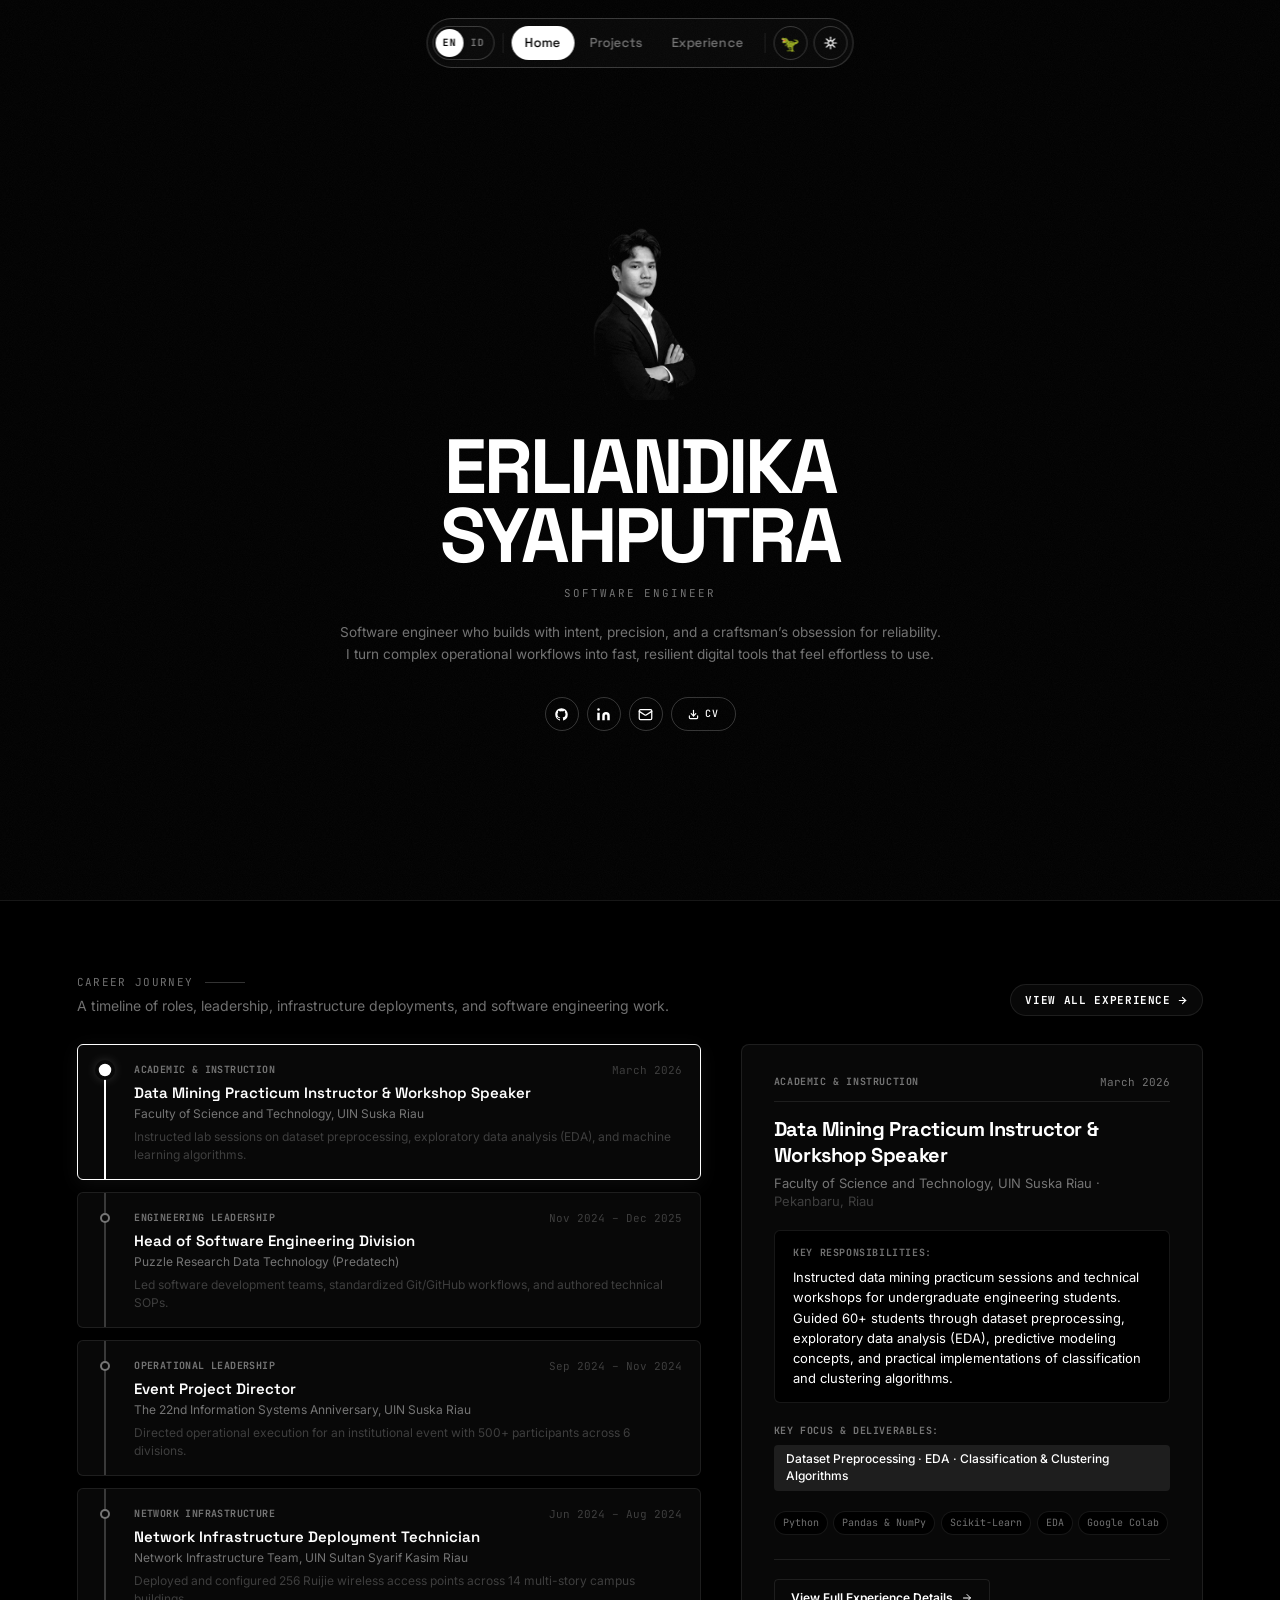
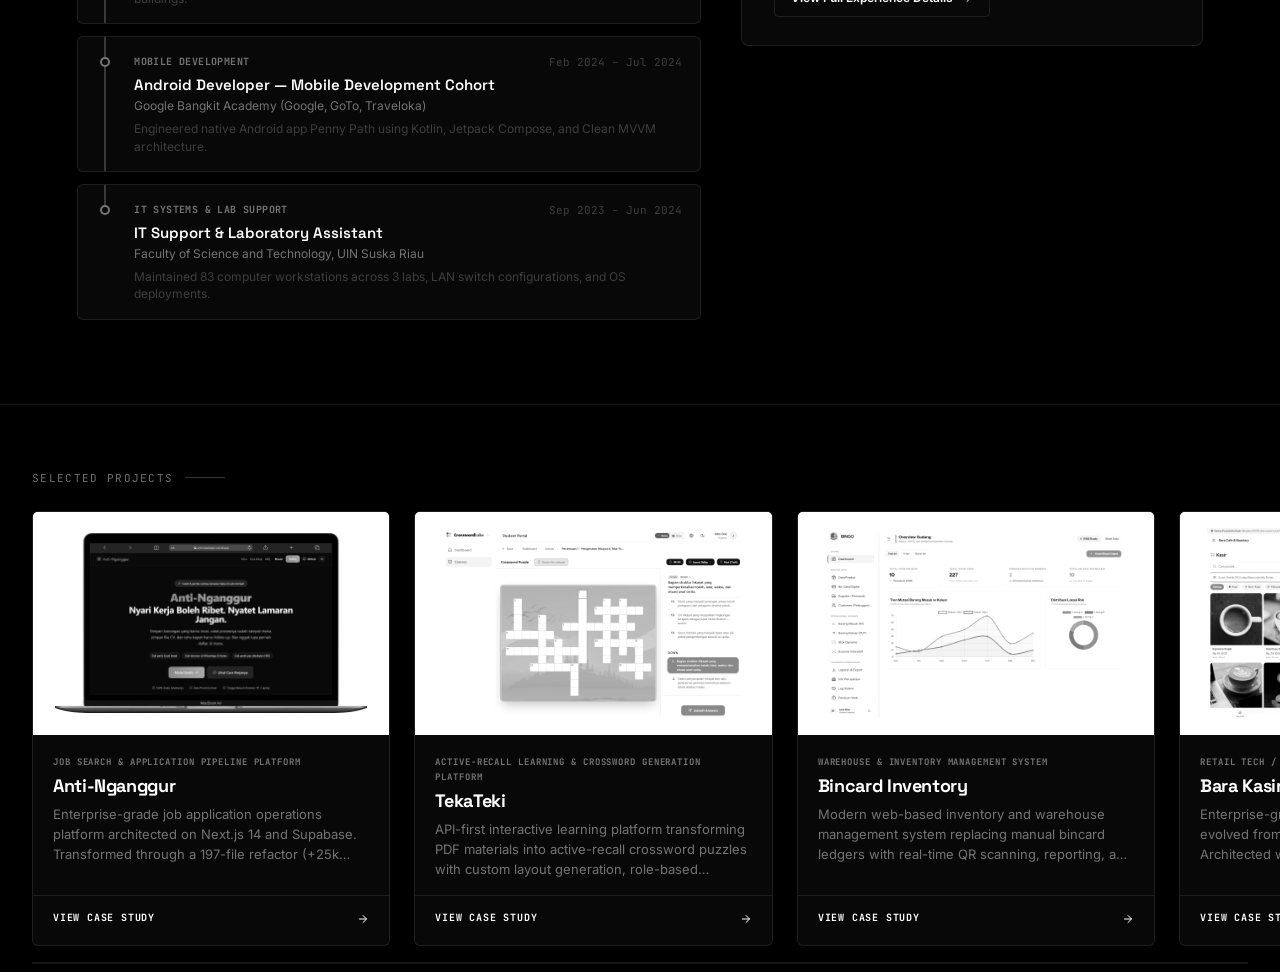
<file: index.html>
<!DOCTYPE html>
<html lang="en" data-theme="dark">
<head>
  <meta charset="UTF-8">
  <meta name="viewport" content="width=device-width, initial-scale=1.0">
  <title>Erliandika Syahputra — Software Engineer &amp; Full-Stack Web Developer</title>
  <meta name="description" content="Portfolio of Erliandika Syahputra, Software Engineer &amp; Full-Stack Web Developer based in Pekanbaru, Indonesia. Information Systems graduate from UIN Suska Riau specializing in web systems, mobile apps, and scalable digital architectures.">
  <meta name="author" content="Erliandika Syahputra">
  <link rel="canonical" href="https://erliandikasyahputra.vercel.app/">
  
  <!-- Open Graph / Facebook -->
  <meta property="og:type" content="website">
  <meta property="og:url" content="https://erliandikasyahputra.vercel.app/">
  <meta property="og:site_name" content="Erliandika Syahputra Portfolio">
  <meta property="og:title" content="Erliandika Syahputra — Software Engineer &amp; Full-Stack Web Developer">
  <meta property="og:description" content="Portfolio of Erliandika Syahputra, Software Engineer &amp; Full-Stack Web Developer based in Pekanbaru, Indonesia. Information Systems graduate from UIN Suska Riau.">
  <meta property="og:image" content="https://erliandikasyahputra.vercel.app/assets/images/profile-primary.webp">
  <meta property="og:locale" content="en_US">
  
  <!-- Twitter Card -->
  <meta name="twitter:card" content="summary_large_image">
  <meta name="twitter:url" content="https://erliandikasyahputra.vercel.app/">
  <meta name="twitter:title" content="Erliandika Syahputra — Software Engineer &amp; Full-Stack Web Developer">
  <meta name="twitter:description" content="Portfolio of Erliandika Syahputra, Software Engineer &amp; Full-Stack Web Developer based in Pekanbaru, Indonesia. Information Systems graduate from UIN Suska Riau.">
  <meta name="twitter:image" content="https://erliandikasyahputra.vercel.app/assets/images/profile-primary.webp">

  <!-- Structured Data: Person & WebSite Schema -->
  <script type="application/ld+json">
  {
    "@context": "https://schema.org",
    "@graph": [
      {
        "@type": "Person",
        "@id": "https://erliandikasyahputra.vercel.app/#person",
        "name": "Erliandika Syahputra",
        "jobTitle": "Software Engineer",
        "description": "Software Engineer focused on Web & Full-Stack Development, with a background in Information Systems and hands-on experience building and improving practical software solutions across web, mobile, and offline-first applications. Experience includes software development leadership, IT support, and network infrastructure.",
        "url": "https://erliandikasyahputra.vercel.app/",
        "image": "https://erliandikasyahputra.vercel.app/assets/images/profile-primary.webp",
        "sameAs": [
          "https://github.com/Erliandikasyahputraa",
          "https://www.linkedin.com/in/erliandika-syahputra/"
        ],
        "address": {
          "@type": "PostalAddress",
          "addressLocality": "Pekanbaru",
          "addressRegion": "Riau",
          "addressCountry": "ID"
        },
        "alumniOf": {
          "@type": "CollegeOrUniversity",
          "name": "Universitas Islam Negeri Sultan Syarif Kasim Riau",
          "alternateName": "UIN Suska Riau"
        },
        "knowsAbout": [
          "Software Engineering",
          "Full-Stack Web Development",
          "Frontend Development",
          "Backend Development",
          "Mobile Development",
          "React",
          "Next.js",
          "Laravel",
          "TypeScript",
          "JavaScript",
          "PHP",
          "REST API",
          "PostgreSQL",
          "MySQL",
          "Supabase",
          "Tailwind CSS",
          "PWA",
          "IT Support",
          "Network Infrastructure"
        ]
      },
      {
        "@type": "WebSite",
        "@id": "https://erliandikasyahputra.vercel.app/#website",
        "url": "https://erliandikasyahputra.vercel.app/",
        "name": "Erliandika Syahputra — Software Engineer Portfolio",
        "author": {
          "@id": "https://erliandikasyahputra.vercel.app/#person"
        }
      }
    ]
  }
  </script>

  <link rel="icon" href="assets/images/web_logo-removebg-preview (1).webp" type="image/webp">
  <link rel="preconnect" href="https://fonts.googleapis.com">
  <link rel="preconnect" href="https://fonts.gstatic.com" crossorigin>
  <link rel="preload" as="style" href="https://fonts.googleapis.com/css2?family=Space+Grotesk:wght@300;400;500;600;700&family=Inter:ital,opsz,wght@0,14..32,300;0,14..32,400;0,14..32,500;1,14..32,400&family=JetBrains+Mono:wght@400;500;600;700&display=swap" onload="this.onload=null;this.rel='stylesheet'">
  <noscript><link rel="stylesheet" href="https://fonts.googleapis.com/css2?family=Space+Grotesk:wght@300;400;500;600;700&family=Inter:ital,opsz,wght@0,14..32,300;0,14..32,400;0,14..32,500;1,14..32,400&family=JetBrains+Mono:wght@400;500;600;700&display=swap"></noscript>
  <link rel="preload" as="image" href="assets/images/profile-primary.webp" type="image/webp" fetchpriority="high">
  <link rel="stylesheet" href="assets/css/style.css">
  <script>try{var t=localStorage.getItem('portfolio-theme');if(t)document.documentElement.setAttribute('data-theme',t);}catch(e){}</script>
</head>
<body>

<div class="grain" aria-hidden="true"></div>
<canvas id="cursor-canvas" aria-hidden="true"></canvas>

<!-- ═══ NAVBAR ══════════════════════════════════════════════ -->
<nav class="navbar" role="navigation" aria-label="Main navigation">
  <!-- LEFT: Language Toggle (replaces ES logo) -->
  <button class="navbar__lang-pill" id="langToggle" aria-label="Switch language" data-i18n-aria-label="aria_lang_switch" type="button">
    <span class="navbar__lang-pill__track">
      <span class="navbar__lang-pill__opt" data-lang="en">EN</span>
      <span class="navbar__lang-pill__opt" data-lang="id">ID</span>
    </span>
  </button>
  <div class="navbar__divider" aria-hidden="true"></div>
  <ul class="navbar__links" role="list">
    <li>
      <a href="index.html" class="navbar__link active" aria-current="page" aria-label="Home" data-i18n-aria-label="nav_home">
        <svg class="nav-icon" width="15" height="15" viewBox="0 0 24 24" fill="none" stroke="currentColor" stroke-width="2" stroke-linecap="round" stroke-linejoin="round" aria-hidden="true"><path d="m3 9 9-7 9 7v11a2 2 0 0 1-2 2H5a2 2 0 0 1-2-2z"/><polyline points="9 22 9 12 15 12 15 22"/></svg>
        <span class="nav-label" data-i18n="nav_home">Home</span>
      </a>
    </li>
    <li>
      <a href="pages/projects.html" class="navbar__link" aria-label="Projects" data-i18n-aria-label="nav_projects">
        <svg class="nav-icon" width="15" height="15" viewBox="0 0 24 24" fill="none" stroke="currentColor" stroke-width="2" stroke-linecap="round" stroke-linejoin="round" aria-hidden="true"><rect x="2" y="7" width="20" height="14" rx="2" ry="2"/><path d="M16 21V5a2 2 0 0 0-2-2h-4a2 2 0 0 0-2 2v16"/></svg>
        <span class="nav-label" data-i18n="nav_projects">Projects</span>
      </a>
    </li>
    <li>
      <a href="pages/experience.html" class="navbar__link" aria-label="Experience" data-i18n-aria-label="nav_experience">
        <svg class="nav-icon" width="15" height="15" viewBox="0 0 24 24" fill="none" stroke="currentColor" stroke-width="2" stroke-linecap="round" stroke-linejoin="round" aria-hidden="true"><circle cx="12" cy="12" r="10"/><polygon points="16.24 7.76 14.12 14.12 7.76 16.24 9.88 9.88 16.24 7.76"/></svg>
        <span class="nav-label" data-i18n="nav_experience">Experience</span>
      </a>
    </li>
  </ul>
  <!-- RIGHT: Companion & Theme Toggle -->
  <div class="navbar__divider" aria-hidden="true"></div>
  <button class="navbar__toggle navbar__dino-btn" id="dinoToggle" aria-label="Toggle T-Rex companion" type="button" title="T-Rex Companion">
    <span class="dino-nav-icon" aria-hidden="true">🦖</span>
  </button>
  <button class="navbar__toggle" id="themeToggle" aria-label="Toggle colour theme" data-i18n-aria-label="aria_theme_toggle" type="button">
    <svg class="icon-sun"  width="14" height="14" viewBox="0 0 24 24" fill="none" stroke="currentColor" stroke-width="2" stroke-linecap="round" aria-hidden="true"><circle cx="12" cy="12" r="4"/><line x1="12" y1="2" x2="12" y2="6"/><line x1="12" y1="18" x2="12" y2="22"/><line x1="4.93" y1="4.93" x2="7.76" y2="7.76"/><line x1="16.24" y1="16.24" x2="19.07" y2="19.07"/><line x1="2" y1="12" x2="6" y2="12"/><line x1="18" y1="12" x2="22" y2="12"/><line x1="4.93" y1="19.07" x2="7.76" y2="16.24"/><line x1="16.24" y1="7.76" x2="19.07" y2="4.93"/></svg>
    <svg class="icon-moon" width="14" height="14" viewBox="0 0 24 24" fill="none" stroke="currentColor" stroke-width="2" stroke-linecap="round" aria-hidden="true"><path d="M21 12.79A9 9 0 1 1 11.21 3 7 7 0 0 0 21 12.79z"/></svg>
  </button>
  <button class="navbar__menu-btn" id="mobileMenuBtn" aria-label="Open navigation menu" data-i18n-aria-label="aria_menu_open" aria-expanded="false" type="button">
    <svg width="15" height="15" viewBox="0 0 24 24" fill="none" stroke="currentColor" stroke-width="2" stroke-linecap="round" aria-hidden="true"><line x1="3" y1="6" x2="21" y2="6"/><line x1="3" y1="12" x2="21" y2="12"/><line x1="3" y1="18" x2="21" y2="18"/></svg>
  </button>
</nav>

<div class="mobile-nav" id="mobileNav" role="dialog" aria-modal="true" aria-label="Navigation">
  <button class="mobile-nav__close" id="mobileNavClose" aria-label="Close menu" data-i18n-aria-label="aria_menu_close" type="button">
    <svg width="15" height="15" viewBox="0 0 24 24" fill="none" stroke="currentColor" stroke-width="2" stroke-linecap="round" aria-hidden="true"><line x1="18" y1="6" x2="6" y2="18"/><line x1="6" y1="6" x2="18" y2="18"/></svg>
  </button>
  <a href="index.html"            class="mobile-nav__link" data-mnav data-i18n="nav_home">Home</a>
  <a href="pages/projects.html"   class="mobile-nav__link" data-mnav data-i18n="nav_projects">Projects</a>
  <a href="pages/experience.html" class="mobile-nav__link" data-mnav data-i18n="nav_experience">Experience</a>
  <div class="mobile-nav__bottom">
    <button class="navbar__lang-pill" id="langToggleMobile" aria-label="Switch language" data-i18n-aria-label="aria_lang_switch" type="button">
      <span class="navbar__lang-pill__track">
        <span class="navbar__lang-pill__opt" data-lang="en">EN</span>
        <span class="navbar__lang-pill__opt" data-lang="id">ID</span>
      </span>
    </button>
    <button class="navbar__toggle" id="themeToggleMobile" aria-label="Toggle theme" data-i18n-aria-label="aria_theme_toggle" type="button">
      <svg class="icon-sun"  width="14" height="14" viewBox="0 0 24 24" fill="none" stroke="currentColor" stroke-width="2" stroke-linecap="round" aria-hidden="true"><circle cx="12" cy="12" r="4"/><line x1="12" y1="2" x2="12" y2="6"/><line x1="12" y1="18" x2="12" y2="22"/></svg>
      <svg class="icon-moon" width="14" height="14" viewBox="0 0 24 24" fill="none" stroke="currentColor" stroke-width="2" stroke-linecap="round" aria-hidden="true"><path d="M21 12.79A9 9 0 1 1 11.21 3 7 7 0 0 0 21 12.79z"/></svg>
    </button>
  </div>
</div>

<main>
  <!-- ═══ HERO ═══════════════════════════════════════════════ -->
  <section class="hero container" id="hero" aria-label="Profile introduction">
    <div class="hero__photo" tabindex="0" aria-label="Profile photo — hover for alternate">
      <img class="hero__photo-primary"   src="assets/images/profile-primary.webp" alt="Erliandika Syahputra" width="140" height="140" loading="eager" decoding="async">
      <img class="hero__photo-secondary" src="assets/images/profile-glitch.webp" alt="Erliandika Syahputra — alternate" width="140" height="140" loading="lazy" decoding="async">
    </div>

    <h1 class="hero__name">Erliandika<br>Syahputra</h1>
    <p class="hero__role" data-i18n="hero_role">Software Engineer</p>
    <p class="hero__bio" data-i18n="hero_bio">Software engineer who builds with intent, precision, and a craftsman’s obsession for reliability. I turn complex operational workflows into fast, resilient digital tools that feel effortless to use.</p>

    <div class="hero__socials" aria-label="Social and contact links">
      <a href="https://github.com/Erliandikasyahputraa" target="_blank" rel="noopener noreferrer" class="hero__icon-btn" aria-label="GitHub">
        <svg width="15" height="15" viewBox="0 0 24 24" fill="currentColor" aria-hidden="true"><path d="M12 2C6.48 2 2 6.48 2 12c0 4.42 2.87 8.17 6.84 9.49.5.09.66-.22.66-.48v-1.7c-2.78.6-3.37-1.34-3.37-1.34-.46-1.16-1.11-1.47-1.11-1.47-.91-.62.07-.61.07-.61 1 .07 1.53 1.03 1.53 1.03.89 1.52 2.34 1.08 2.91.83.09-.65.35-1.08.63-1.33-2.22-.25-4.56-1.11-4.56-4.95 0-1.09.39-1.98 1.03-2.68-.1-.25-.45-1.27.1-2.64 0 0 .84-.27 2.75 1.02A9.56 9.56 0 0 1 12 6.8c.85.004 1.71.115 2.51.337 1.91-1.29 2.75-1.02 2.75-1.02.55 1.37.2 2.39.1 2.64.64.7 1.03 1.59 1.03 2.68 0 3.85-2.34 4.7-4.57 4.95.36.31.68.92.68 1.85v2.74c0 .27.16.58.67.48A10.01 10.01 0 0 0 22 12c0-5.52-4.48-10-10-10z"/></svg>
      </a>
      <a href="https://www.linkedin.com/in/erliandika-syahputra/" target="_blank" rel="noopener noreferrer" class="hero__icon-btn" aria-label="LinkedIn">
        <svg width="15" height="15" viewBox="0 0 24 24" fill="currentColor" aria-hidden="true"><path d="M16 8a6 6 0 0 1 6 6v7h-4v-7a2 2 0 0 0-2-2 2 2 0 0 0-2 2v7h-4v-7a6 6 0 0 1 6-6zM2 9h4v12H2z"/><circle cx="4" cy="4" r="2"/></svg>
      </a>
      <a href="mailto:syahputraerliandika@gmail.com" class="hero__icon-btn" aria-label="Email">
        <svg width="15" height="15" viewBox="0 0 24 24" fill="none" stroke="currentColor" stroke-width="2" stroke-linecap="round" aria-hidden="true"><rect x="2" y="4" width="20" height="16" rx="2"/><path d="m22 7-8.97 5.7a1.94 1.94 0 0 1-2.06 0L2 7"/></svg>
      </a>
      <a href="assets/docs/ErliandikaSyahputra-CV.pdf" id="cvBtn" target="_blank" rel="noopener noreferrer" download="ErliandikaSyahputra-CV.pdf" class="hero__cv-btn" aria-label="Download CV" data-i18n-aria-label="aria_download_cv">
        <svg width="11" height="11" viewBox="0 0 24 24" fill="none" stroke="currentColor" stroke-width="2.5" stroke-linecap="round" aria-hidden="true"><path d="M21 15v4a2 2 0 0 1-2 2H5a2 2 0 0 1-2-2v-4"/><polyline points="7 10 12 15 17 10"/><line x1="12" y1="15" x2="12" y2="3"/></svg>
        CV
      </a>
    </div>
  </section>

  <!-- ═══ CAREER JOURNEY SHOWCASE (GIT GRAPH TREE & TELEMETRY HUD) ═══ -->
  <section class="exp-preview container" id="exp-preview" aria-label="Career journey preview">
    <div class="exp-preview__header">
      <div class="exp-preview__header-left">
        <div class="section-label" style="margin-bottom:0.25rem"><span data-i18n="section_journey_label">Career Journey</span></div>
        <p class="exp-preview__sub" data-i18n="journey_sub">A timeline of roles, leadership, infrastructure deployments, and software engineering work.</p>
      </div>
      <div class="exp-preview__header-right">
        <a href="pages/experience.html" class="exp-preview__view-all-pill">
          <span data-i18n="exp_view_all">View All Experience</span>
          <svg width="11" height="11" viewBox="0 0 24 24" fill="none" stroke="currentColor" stroke-width="2.5" stroke-linecap="round"><line x1="5" y1="12" x2="19" y2="12"/><polyline points="12 5 19 12 12 19"/></svg>
        </a>
      </div>
    </div>

    <!-- Git Graph Tree & Telemetry HUD Layout -->
    <div class="concept-block" id="conceptBlock1">
      <div class="git-graph-layout" id="gitGraphLayout">
        <div class="git-graph-tree" id="gitGraphTree" role="list"></div>
        <div class="git-graph-hud" id="gitGraphHud" role="region" aria-live="polite"></div>
      </div>
    </div>
  </section>

  <!-- ═══ PROJECT TRAILER ═════════════════════════════════════ -->
  <section class="projects-trailer" id="projects-trailer" aria-label="Selected projects">
    <div class="projects-trailer-sticky" id="trailerSticky">
      <div class="projects-trailer__header">
        <div class="section-label" style="margin-bottom:0"><span data-i18n="section_projects_label">Selected Projects</span></div>
      </div>
      <div class="projects-track-outer">
        <div class="projects-track" id="projectsTrack" role="list"></div>
      </div>
      <div class="projects-progress" aria-hidden="true">
        <div class="projects-progress-bg">
          <div class="projects-progress-fill" id="progressFill"></div>
        </div>
      </div>
    </div>
  </section>
</main>

<script defer src="assets/js/data.js"></script>
<script defer src="assets/js/lang.js"></script>
<script defer src="assets/js/theme.js"></script>
<script defer src="assets/js/cursor.js"></script>
<script defer src="assets/js/app.js"></script>
</body>
</html>
</file>
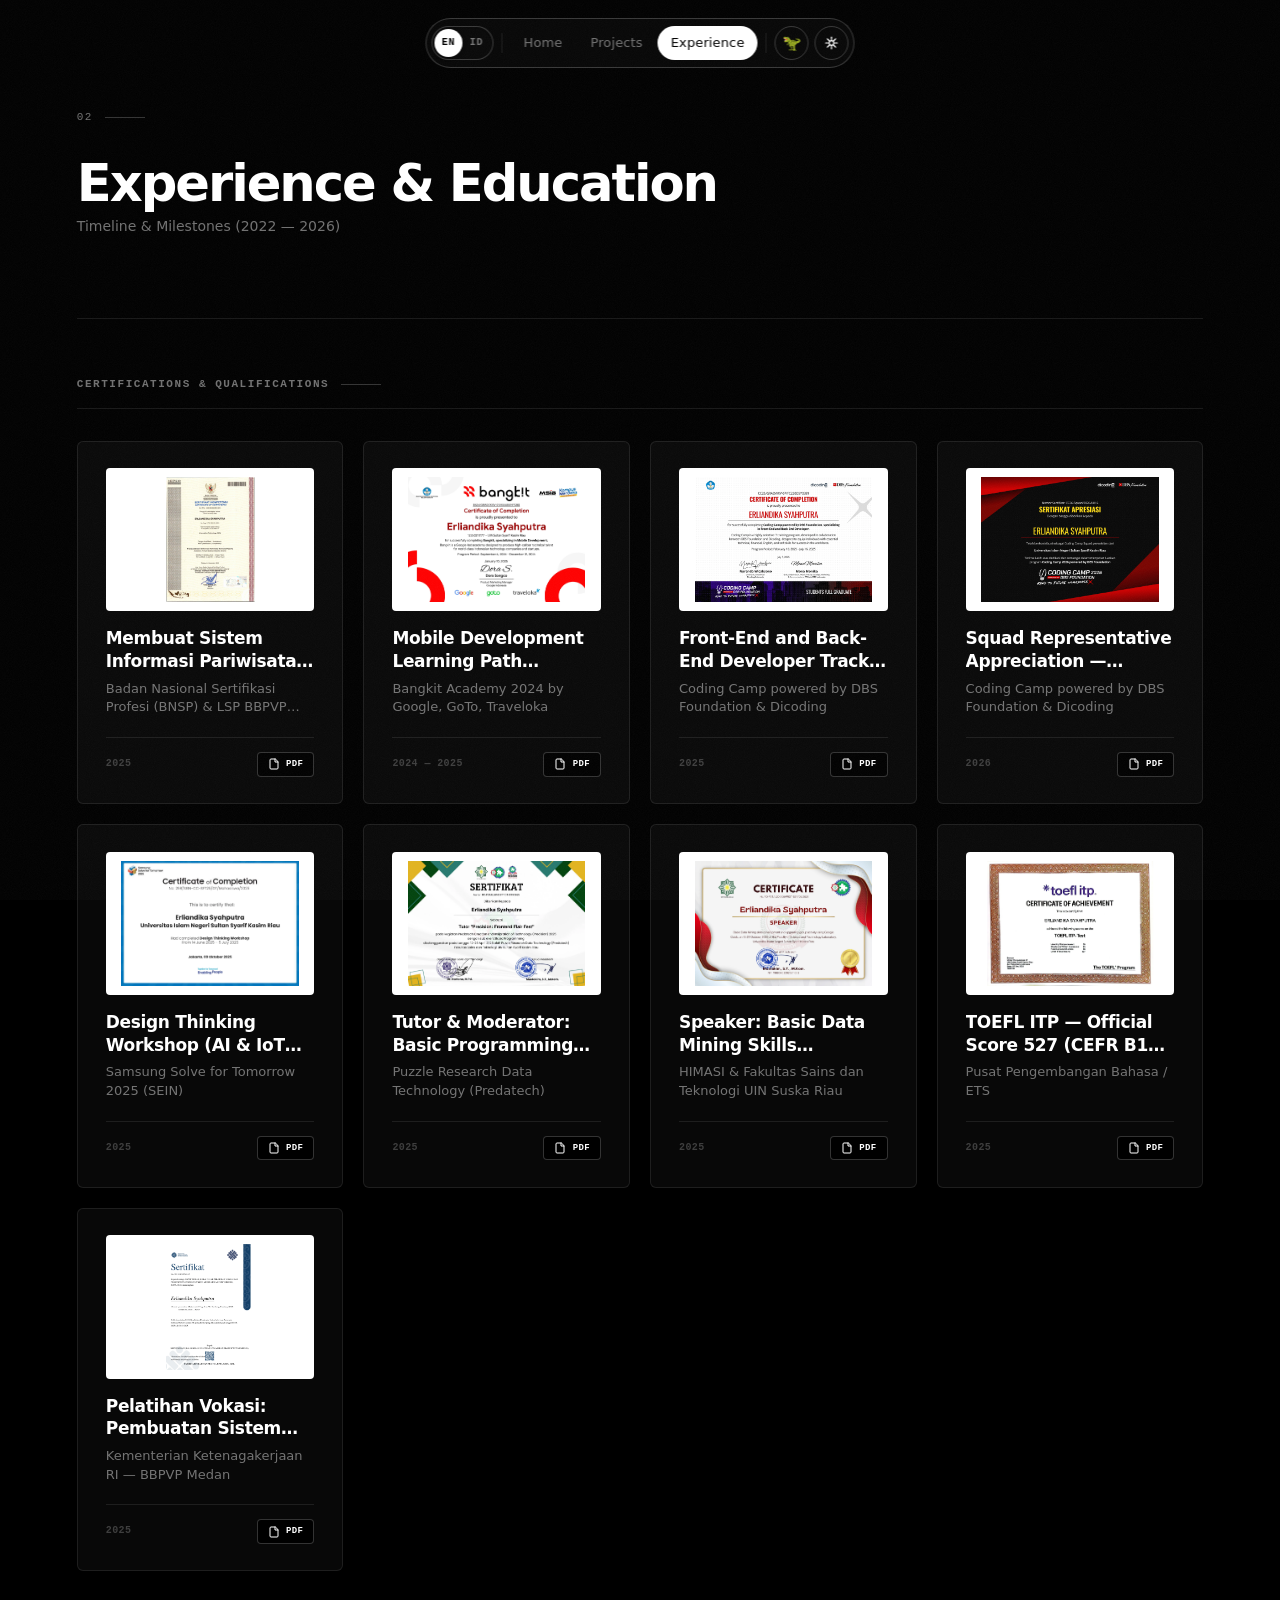
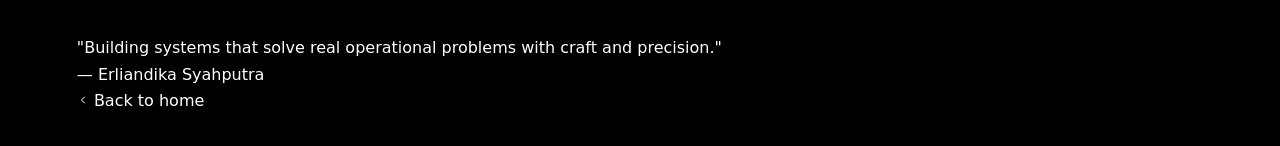
<file: experience.html>
<!DOCTYPE html>
<html lang="en" data-theme="light">
<head>
  <meta charset="UTF-8">
  <meta name="viewport" content="width=device-width, initial-scale=1.0">
  <title>Experience — Erliandika Syahputra</title>
  <meta name="description" content="Education, experience, certifications and journey of Erliandika Syahputra — Software Engineer.">
  <link rel="icon" href="assets/images/web_logo-removebg-preview (1).png" type="image/png">
  <link rel="stylesheet" href="assets/css/style.css">
</head>
<body>

<div class="grain" aria-hidden="true"></div>
<div id="inkLayer" class="ink-layer" aria-hidden="true">
  <svg id="inkSVG" preserveAspectRatio="none">
    <defs>
      <filter id="inkBlob">
        <feTurbulence type="fractalNoise" baseFrequency="0.012 0.014" numOctaves="3" seed="5" result="noise"/>
        <feDisplacementMap in="SourceGraphic" in2="noise" scale="36" xChannelSelector="R" yChannelSelector="G"/>
      </filter>
    </defs>
    <circle id="inkCircle" cx="0" cy="0" r="0" style="filter:url(#inkBlob)"/>
  </svg>
</div>
<canvas id="cursor-canvas" aria-hidden="true"></canvas>

<!-- ═══ NAVBAR ══════════════════════════════════════════════ -->
<nav class="navbar" role="navigation" aria-label="Main navigation">
  <button class="navbar__lang-pill" id="langToggle" aria-label="Switch language" type="button">
    <span class="navbar__lang-pill__track">
      <span class="navbar__lang-pill__opt" data-lang="en">EN</span>
      <span class="navbar__lang-pill__opt" data-lang="id">ID</span>
    </span>
  </button>
  <div class="navbar__divider" aria-hidden="true"></div>
  <ul class="navbar__links" role="list">
    <li><a href="index.html"      class="navbar__link" data-i18n="nav_home">Home</a></li>
    <li><a href="projects.html"   class="navbar__link" data-i18n="nav_projects">Projects</a></li>
    <li><a href="experience.html" class="navbar__link active" aria-current="page" data-i18n="nav_experience">Experience</a></li>
  </ul>
  <div class="navbar__divider" aria-hidden="true"></div>
  <button class="navbar__toggle" id="themeToggle" aria-label="Toggle colour theme" type="button">
    <svg class="icon-sun"  width="14" height="14" viewBox="0 0 24 24" fill="none" stroke="currentColor" stroke-width="2" stroke-linecap="round" aria-hidden="true"><circle cx="12" cy="12" r="4"/><line x1="12" y1="2" x2="12" y2="6"/><line x1="12" y1="18" x2="12" y2="22"/><line x1="4.93" y1="4.93" x2="7.76" y2="7.76"/><line x1="16.24" y1="16.24" x2="19.07" y2="19.07"/><line x1="2" y1="12" x2="6" y2="12"/><line x1="18" y1="12" x2="22" y2="12"/><line x1="4.93" y1="19.07" x2="7.76" y2="16.24"/><line x1="16.24" y1="7.76" x2="19.07" y2="4.93"/></svg>
    <svg class="icon-moon" width="14" height="14" viewBox="0 0 24 24" fill="none" stroke="currentColor" stroke-width="2" stroke-linecap="round" aria-hidden="true"><path d="M21 12.79A9 9 0 1 1 11.21 3 7 7 0 0 0 21 12.79z"/></svg>
  </button>
  <button class="navbar__menu-btn" id="mobileMenuBtn" aria-label="Open menu" aria-expanded="false" type="button">
    <svg width="15" height="15" viewBox="0 0 24 24" fill="none" stroke="currentColor" stroke-width="2" stroke-linecap="round" aria-hidden="true"><line x1="3" y1="6" x2="21" y2="6"/><line x1="3" y1="12" x2="21" y2="12"/><line x1="3" y1="18" x2="21" y2="18"/></svg>
  </button>
</nav>

<div class="mobile-nav" id="mobileNav" role="dialog" aria-modal="true">
  <button class="mobile-nav__close" id="mobileNavClose" aria-label="Close menu" type="button">
    <svg width="15" height="15" viewBox="0 0 24 24" fill="none" stroke="currentColor" stroke-width="2" stroke-linecap="round" aria-hidden="true"><line x1="18" y1="6" x2="6" y2="18"/><line x1="6" y1="6" x2="18" y2="18"/></svg>
  </button>
  <a href="index.html"      class="mobile-nav__link" data-mnav data-i18n="nav_home">Home</a>
  <a href="projects.html"   class="mobile-nav__link" data-mnav data-i18n="nav_projects">Projects</a>
  <a href="experience.html" class="mobile-nav__link" data-mnav data-i18n="nav_experience">Experience</a>
  <div class="mobile-nav__bottom">
    <button class="navbar__lang-pill" id="langToggleMobile" aria-label="Switch language" type="button">
      <span class="navbar__lang-pill__track">
        <span class="navbar__lang-pill__opt" data-lang="en">EN</span>
        <span class="navbar__lang-pill__opt" data-lang="id">ID</span>
      </span>
    </button>
    <button class="navbar__toggle" id="themeToggleMobile" aria-label="Toggle theme" type="button">
      <svg class="icon-sun"  width="14" height="14" viewBox="0 0 24 24" fill="none" stroke="currentColor" stroke-width="2" stroke-linecap="round" aria-hidden="true"><circle cx="12" cy="12" r="4"/></svg>
      <svg class="icon-moon" width="14" height="14" viewBox="0 0 24 24" fill="none" stroke="currentColor" stroke-width="2" stroke-linecap="round" aria-hidden="true"><path d="M21 12.79A9 9 0 1 1 11.21 3 7 7 0 0 0 21 12.79z"/></svg>
    </button>
  </div>
</div>

<main>
  <div class="exp-page container">
    <div class="section-label"><span>02</span></div>
    <h1 class="exp-page__heading" data-i18n="exp_page_heading">Experience &amp; Education</h1>
    <p class="exp-page__sub" data-i18n="exp_page_sub">My journey so far.</p>

    <!-- Full winding SVG map rendered by app.js -->
    <div class="exp-full-map-wrap" id="expFullMap" role="img" aria-label="Career journey map"></div>

    <!-- Certifications section -->
    <section class="certs-section" aria-labelledby="certsHeading">
      <h2 id="certsHeading" class="certs-section__heading" data-i18n="certs_heading">Certifications &amp; Trainings</h2>
      <div class="certs-grid" id="certsGrid" role="list">
        <!-- Rendered by app.js -->
      </div>
    </section>

    <div class="exp-closing-statement" style="margin-top: 4rem;">
      <p data-i18n="exp_closing_quote">"Every system I touched, I tried to make a little better."</p>
      <p class="exp-closing-signature" data-i18n="exp_closing_sig">— That's the journey.</p>
    </div>

    <a href="index.html" class="exp-page__back" style="margin-top: 2rem;">
      <svg width="12" height="12" viewBox="0 0 24 24" fill="none" stroke="currentColor" stroke-width="2" stroke-linecap="round" aria-hidden="true"><polyline points="15 18 9 12 15 6"/></svg>
      <span data-i18n="exp_back">Back to home</span>
    </a>
  </div>
</main>

<script src="assets/js/data.js"></script>
<script src="assets/js/lang.js"></script>
<script src="assets/js/theme.js"></script>
<script src="assets/js/cursor.js"></script>
<script src="assets/js/app.js"></script>
</body>
</html>
</file>
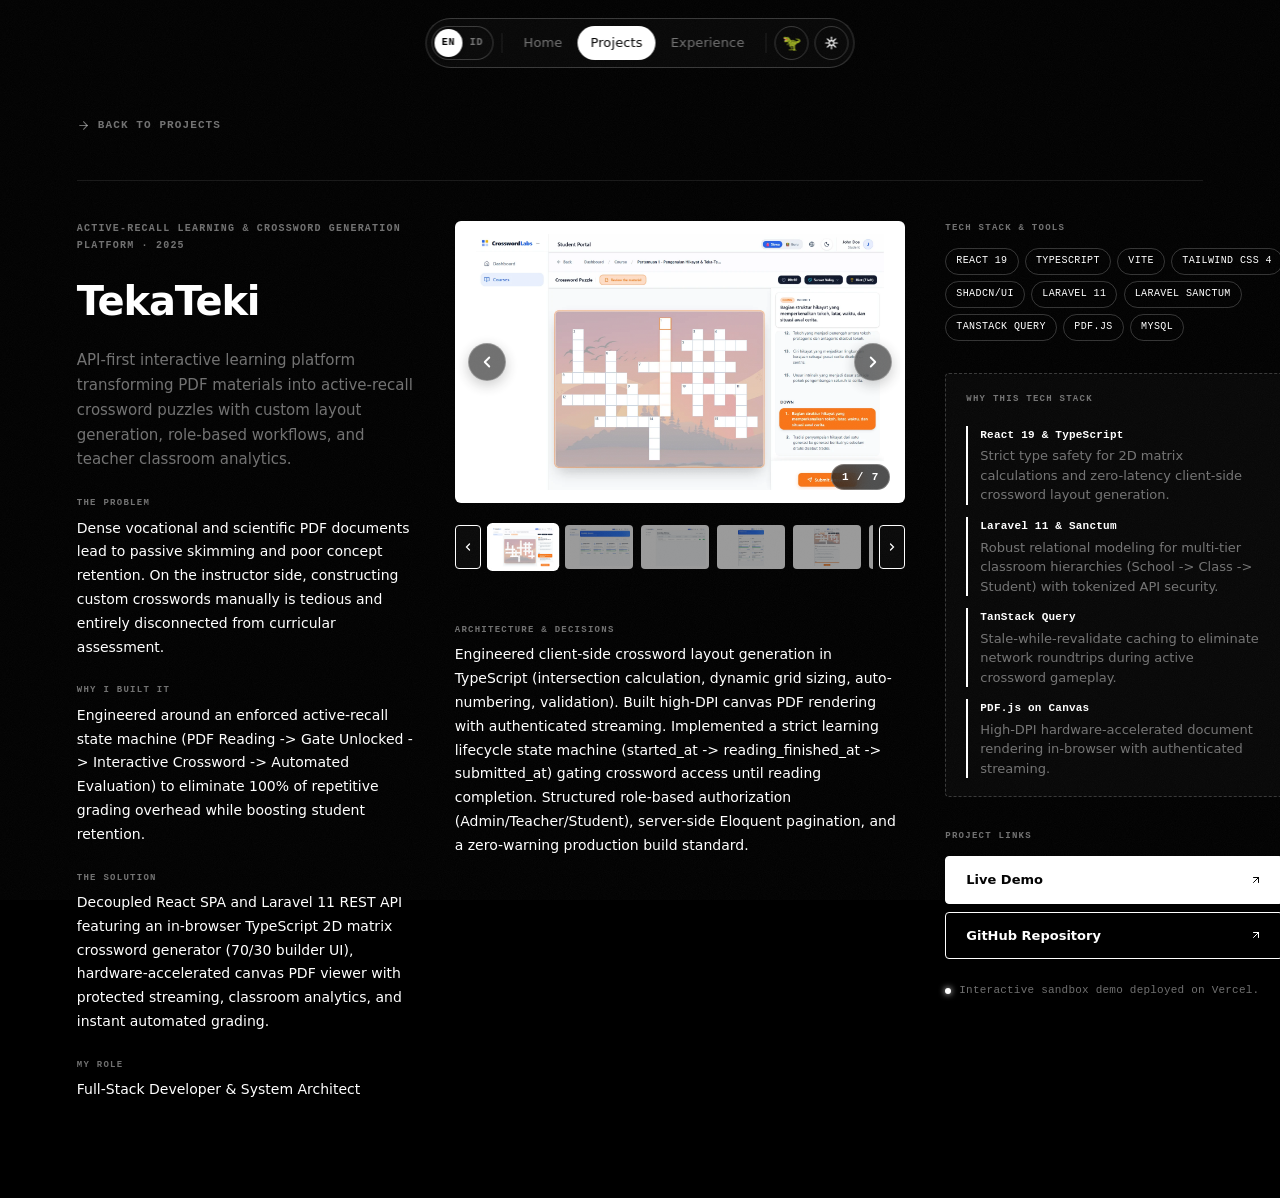
<file: project.html>
<!DOCTYPE html>
<html lang="en" data-theme="light">
<head>
  <meta charset="UTF-8">
  <meta name="viewport" content="width=device-width, initial-scale=1.0">
  <title id="pdetail-title">Project — Erliandika Syahputra</title>
  <meta name="description" id="pdetail-desc" content="Project by Erliandika Syahputra — Software Engineer.">
  <link rel="icon" href="assets/images/web_logo-removebg-preview (1).png" type="image/png">
  <link rel="stylesheet" href="assets/css/style.css">
</head>
<body>

<div class="grain" aria-hidden="true"></div>
<div id="inkLayer" class="ink-layer" aria-hidden="true">
  <svg id="inkSVG" preserveAspectRatio="none">
    <defs>
      <filter id="inkBlob">
        <feTurbulence type="fractalNoise" baseFrequency="0.012 0.014" numOctaves="3" seed="5" result="noise"/>
        <feDisplacementMap in="SourceGraphic" in2="noise" scale="36" xChannelSelector="R" yChannelSelector="G"/>
      </filter>
    </defs>
    <circle id="inkCircle" cx="0" cy="0" r="0" style="filter:url(#inkBlob)"/>
  </svg>
</div>
<canvas id="cursor-canvas" aria-hidden="true"></canvas>

<nav class="navbar" role="navigation" aria-label="Main navigation">
  <button class="navbar__lang-pill" id="langToggle" aria-label="Switch language" type="button">
    <span class="navbar__lang-pill__track">
      <span class="navbar__lang-pill__opt" data-lang="en">EN</span>
      <span class="navbar__lang-pill__opt" data-lang="id">ID</span>
    </span>
  </button>
  <div class="navbar__divider" aria-hidden="true"></div>
  <ul class="navbar__links" role="list">
    <li><a href="index.html"      class="navbar__link" data-i18n="nav_home">Home</a></li>
    <li><a href="projects.html"   class="navbar__link active" aria-current="page" data-i18n="nav_projects">Projects</a></li>
    <li><a href="experience.html" class="navbar__link" data-i18n="nav_experience">Experience</a></li>
  </ul>
  <div class="navbar__divider" aria-hidden="true"></div>
  <button class="navbar__toggle" id="themeToggle" aria-label="Toggle colour theme" type="button">
    <svg class="icon-sun"  width="14" height="14" viewBox="0 0 24 24" fill="none" stroke="currentColor" stroke-width="2" stroke-linecap="round" aria-hidden="true"><circle cx="12" cy="12" r="4"/><line x1="12" y1="2" x2="12" y2="6"/><line x1="12" y1="18" x2="12" y2="22"/><line x1="4.93" y1="4.93" x2="7.76" y2="7.76"/><line x1="16.24" y1="16.24" x2="19.07" y2="19.07"/><line x1="2" y1="12" x2="6" y2="12"/><line x1="18" y1="12" x2="22" y2="12"/><line x1="4.93" y1="19.07" x2="7.76" y2="16.24"/><line x1="16.24" y1="7.76" x2="19.07" y2="4.93"/></svg>
    <svg class="icon-moon" width="14" height="14" viewBox="0 0 24 24" fill="none" stroke="currentColor" stroke-width="2" stroke-linecap="round" aria-hidden="true"><path d="M21 12.79A9 9 0 1 1 11.21 3 7 7 0 0 0 21 12.79z"/></svg>
  </button>
  <button class="navbar__menu-btn" id="mobileMenuBtn" aria-label="Open menu" aria-expanded="false" type="button">
    <svg width="15" height="15" viewBox="0 0 24 24" fill="none" stroke="currentColor" stroke-width="2" stroke-linecap="round" aria-hidden="true"><line x1="3" y1="6" x2="21" y2="6"/><line x1="3" y1="12" x2="21" y2="12"/><line x1="3" y1="18" x2="21" y2="18"/></svg>
  </button>
</nav>

<div class="mobile-nav" id="mobileNav" role="dialog" aria-modal="true">
  <button class="mobile-nav__close" id="mobileNavClose" aria-label="Close menu" type="button">
    <svg width="15" height="15" viewBox="0 0 24 24" fill="none" stroke="currentColor" stroke-width="2" stroke-linecap="round" aria-hidden="true"><line x1="18" y1="6" x2="6" y2="18"/><line x1="6" y1="6" x2="18" y2="18"/></svg>
  </button>
  <a href="index.html"      class="mobile-nav__link" data-mnav data-i18n="nav_home">Home</a>
  <a href="projects.html"   class="mobile-nav__link" data-mnav data-i18n="nav_projects">Projects</a>
  <a href="experience.html" class="mobile-nav__link" data-mnav data-i18n="nav_experience">Experience</a>
  <div class="mobile-nav__bottom">
    <button class="navbar__lang-pill" id="langToggleMobile" aria-label="Switch language" type="button">
      <span class="navbar__lang-pill__track">
        <span class="navbar__lang-pill__opt" data-lang="en">EN</span>
        <span class="navbar__lang-pill__opt" data-lang="id">ID</span>
      </span>
    </button>
    <button class="navbar__toggle" id="themeToggleMobile" aria-label="Toggle theme" type="button">
      <svg class="icon-sun"  width="14" height="14" viewBox="0 0 24 24" fill="none" stroke="currentColor" stroke-width="2" stroke-linecap="round" aria-hidden="true"><circle cx="12" cy="12" r="4"/></svg>
      <svg class="icon-moon" width="14" height="14" viewBox="0 0 24 24" fill="none" stroke="currentColor" stroke-width="2" stroke-linecap="round" aria-hidden="true"><path d="M21 12.79A9 9 0 1 1 11.21 3 7 7 0 0 0 21 12.79z"/></svg>
    </button>
  </div>
</div>

<main>
  <div class="pdetail container" id="pdetailRoot">
    <a href="projects.html" class="pdetail__back">
      <svg width="12" height="12" viewBox="0 0 24 24" fill="none" stroke="currentColor" stroke-width="2" stroke-linecap="round" aria-hidden="true"><polyline points="15 18 9 12 15 6"/></svg>
      <span data-i18n="pdetail_back">Back to projects</span>
    </a>
    <p id="pdetail-loading" data-i18n="pdetail_loading" style="font-family:var(--font-mono);font-size:.8125rem;color:var(--muted)">Loading project…</p>
  </div>
</main>

<div class="showcase-popup" id="showcasePopup" aria-hidden="true" role="tooltip"></div>

<script src="assets/js/data.js"></script>
<script src="assets/js/lang.js"></script>
<script src="assets/js/theme.js"></script>
<script src="assets/js/cursor.js"></script>
<script src="assets/js/app.js"></script>
</body>
</html>
</file>
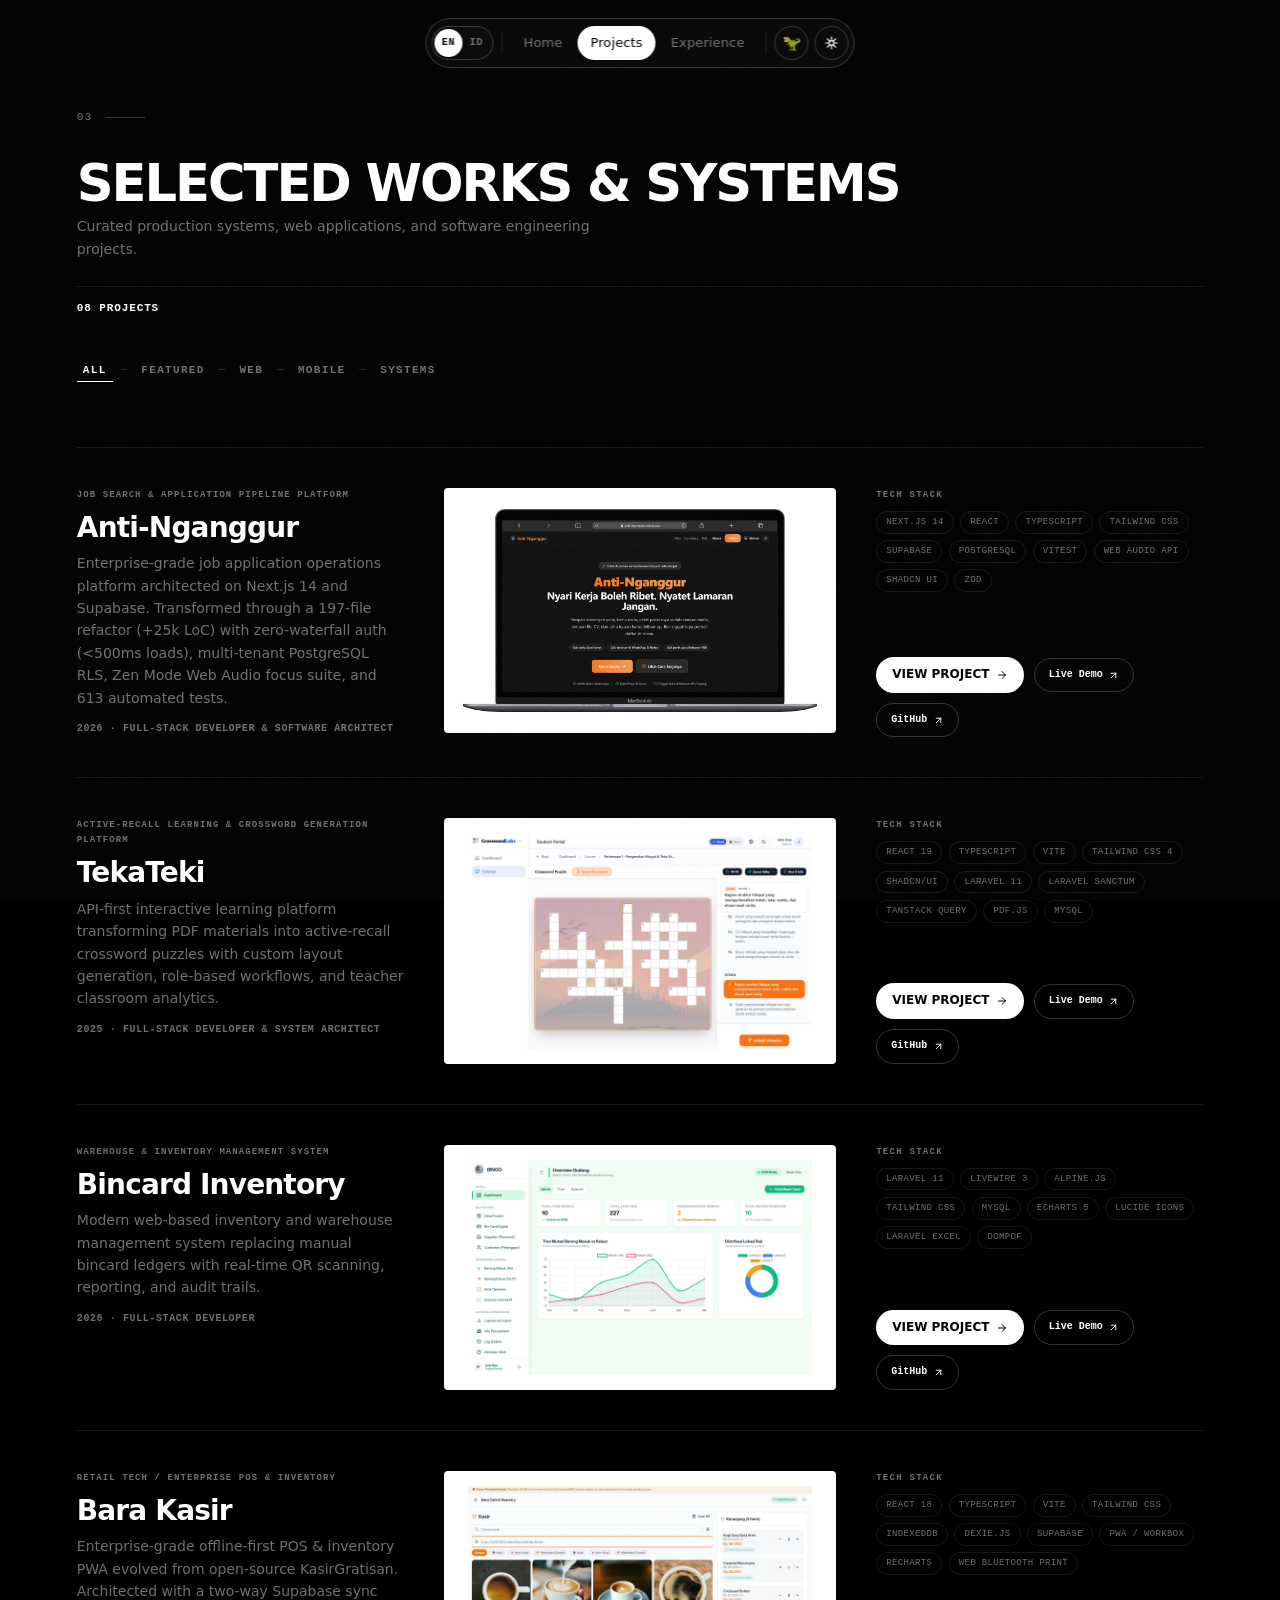
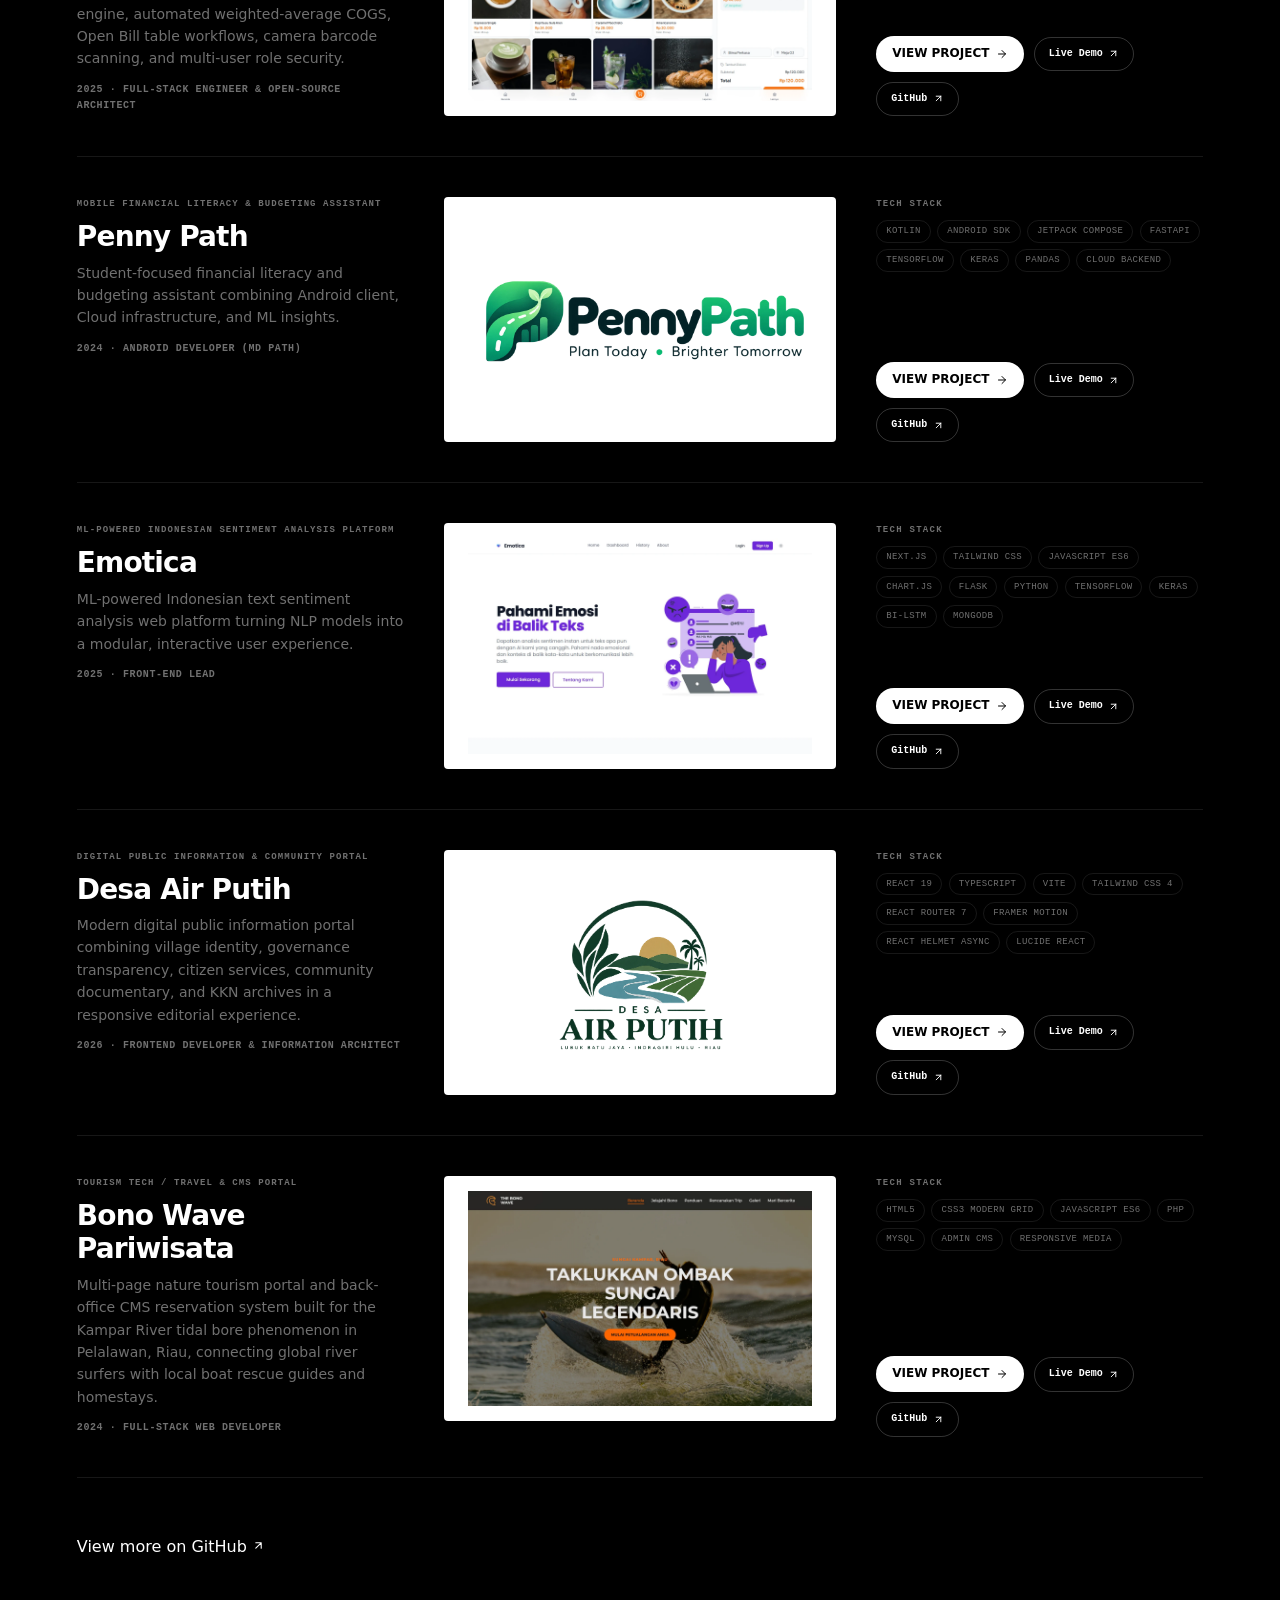
<file: projects.html>
<!DOCTYPE html>
<html lang="en" data-theme="light">
<head>
  <meta charset="UTF-8">
  <meta name="viewport" content="width=device-width, initial-scale=1.0">
  <title>Projects — Erliandika Syahputra</title>
  <meta name="description" content="A curated collection of projects by Erliandika Syahputra — web apps, mobile apps, systems and tools.">
  <link rel="icon" href="assets/images/web_logo-removebg-preview (1).png" type="image/png">
  <link rel="stylesheet" href="assets/css/style.css">
</head>
<body>

<div class="grain" aria-hidden="true"></div>
<div id="inkLayer" class="ink-layer" aria-hidden="true">
  <svg id="inkSVG" preserveAspectRatio="none">
    <defs>
      <filter id="inkBlob">
        <feTurbulence type="fractalNoise" baseFrequency="0.012 0.014" numOctaves="3" seed="5" result="noise"/>
        <feDisplacementMap in="SourceGraphic" in2="noise" scale="36" xChannelSelector="R" yChannelSelector="G"/>
      </filter>
    </defs>
    <circle id="inkCircle" cx="0" cy="0" r="0" style="filter:url(#inkBlob)"/>
  </svg>
</div>
<canvas id="cursor-canvas" aria-hidden="true"></canvas>

<nav class="navbar" role="navigation" aria-label="Main navigation">
  <button class="navbar__lang-pill" id="langToggle" aria-label="Switch language" type="button">
    <span class="navbar__lang-pill__track">
      <span class="navbar__lang-pill__opt" data-lang="en">EN</span>
      <span class="navbar__lang-pill__opt" data-lang="id">ID</span>
    </span>
  </button>
  <div class="navbar__divider" aria-hidden="true"></div>
  <ul class="navbar__links" role="list">
    <li><a href="index.html"      class="navbar__link" data-i18n="nav_home">Home</a></li>
    <li><a href="projects.html"   class="navbar__link active" aria-current="page" data-i18n="nav_projects">Projects</a></li>
    <li><a href="experience.html" class="navbar__link" data-i18n="nav_experience">Experience</a></li>
  </ul>
  <div class="navbar__divider" aria-hidden="true"></div>
  <button class="navbar__toggle" id="themeToggle" aria-label="Toggle colour theme" type="button">
    <svg class="icon-sun"  width="14" height="14" viewBox="0 0 24 24" fill="none" stroke="currentColor" stroke-width="2" stroke-linecap="round" aria-hidden="true"><circle cx="12" cy="12" r="4"/><line x1="12" y1="2" x2="12" y2="6"/><line x1="12" y1="18" x2="12" y2="22"/><line x1="4.93" y1="4.93" x2="7.76" y2="7.76"/><line x1="16.24" y1="16.24" x2="19.07" y2="19.07"/><line x1="2" y1="12" x2="6" y2="12"/><line x1="18" y1="12" x2="22" y2="12"/><line x1="4.93" y1="19.07" x2="7.76" y2="16.24"/><line x1="16.24" y1="7.76" x2="19.07" y2="4.93"/></svg>
    <svg class="icon-moon" width="14" height="14" viewBox="0 0 24 24" fill="none" stroke="currentColor" stroke-width="2" stroke-linecap="round" aria-hidden="true"><path d="M21 12.79A9 9 0 1 1 11.21 3 7 7 0 0 0 21 12.79z"/></svg>
  </button>
  <button class="navbar__menu-btn" id="mobileMenuBtn" aria-label="Open menu" aria-expanded="false" type="button">
    <svg width="15" height="15" viewBox="0 0 24 24" fill="none" stroke="currentColor" stroke-width="2" stroke-linecap="round" aria-hidden="true"><line x1="3" y1="6" x2="21" y2="6"/><line x1="3" y1="12" x2="21" y2="12"/><line x1="3" y1="18" x2="21" y2="18"/></svg>
  </button>
</nav>

<div class="mobile-nav" id="mobileNav" role="dialog" aria-modal="true">
  <button class="mobile-nav__close" id="mobileNavClose" aria-label="Close menu" type="button">
    <svg width="15" height="15" viewBox="0 0 24 24" fill="none" stroke="currentColor" stroke-width="2" stroke-linecap="round" aria-hidden="true"><line x1="18" y1="6" x2="6" y2="18"/><line x1="6" y1="6" x2="18" y2="18"/></svg>
  </button>
  <a href="index.html"      class="mobile-nav__link" data-mnav data-i18n="nav_home">Home</a>
  <a href="projects.html"   class="mobile-nav__link" data-mnav data-i18n="nav_projects">Projects</a>
  <a href="experience.html" class="mobile-nav__link" data-mnav data-i18n="nav_experience">Experience</a>
  <div class="mobile-nav__bottom">
    <button class="navbar__lang-pill" id="langToggleMobile" aria-label="Switch language" type="button">
      <span class="navbar__lang-pill__track">
        <span class="navbar__lang-pill__opt" data-lang="en">EN</span>
        <span class="navbar__lang-pill__opt" data-lang="id">ID</span>
      </span>
    </button>
    <button class="navbar__toggle" id="themeToggleMobile" aria-label="Toggle theme" type="button">
      <svg class="icon-sun"  width="14" height="14" viewBox="0 0 24 24" fill="none" stroke="currentColor" stroke-width="2" stroke-linecap="round" aria-hidden="true"><circle cx="12" cy="12" r="4"/></svg>
      <svg class="icon-moon" width="14" height="14" viewBox="0 0 24 24" fill="none" stroke="currentColor" stroke-width="2" stroke-linecap="round" aria-hidden="true"><path d="M21 12.79A9 9 0 1 1 11.21 3 7 7 0 0 0 21 12.79z"/></svg>
    </button>
  </div>
</div>

<main>
  <div class="projects-page container">
    <div class="section-label"><span>03</span></div>
    <h1 class="projects-page__heading" data-i18n="projects_page_heading">THE PROJECT ARCHIVE</h1>
    <p class="projects-page__intro" data-i18n="projects_page_intro">A collection of systems, products, experiments, and things I've built.</p>
    
    <div class="projects-page__meta">
      <span id="projectCount">05</span> <span data-i18n="projects_meta_suffix">PROJECTS</span>
    </div>

    <div class="archive-filters" role="tablist" id="filterTabs" aria-label="Filter projects">
      <button class="archive-filter-btn active" data-filter="all"     role="tab" aria-selected="true"  type="button" data-i18n="filter_all">ALL</button>
      <span class="archive-filter-sep">─</span>
      <button class="archive-filter-btn" data-filter="featured"       role="tab" aria-selected="false" type="button" data-i18n="filter_featured">FEATURED</button>
      <span class="archive-filter-sep">─</span>
      <button class="archive-filter-btn" data-filter="web"            role="tab" aria-selected="false" type="button" data-i18n="filter_web">WEB</button>
      <span class="archive-filter-sep">─</span>
      <button class="archive-filter-btn" data-filter="mobile"         role="tab" aria-selected="false" type="button" data-i18n="filter_mobile">MOBILE</button>
      <span class="archive-filter-sep">─</span>
      <button class="archive-filter-btn" data-filter="systems"        role="tab" aria-selected="false" type="button" data-i18n="filter_systems">SYSTEMS</button>
    </div>

    <div class="project-blocks" id="projectRows" role="list" aria-label="Project list">
      <!-- Rendered dynamically by app.js -->
    </div>

    <div class="view-more-row" style="margin-top: 3.5rem;">
      <a href="https://github.com/Erliandikasyahputraa" target="_blank" rel="noopener noreferrer" class="view-more-btn" aria-label="View more projects on GitHub">
        <span data-i18n="projects_view_github">View more on GitHub</span>
        <svg width="13" height="13" viewBox="0 0 24 24" fill="none" stroke="currentColor" stroke-width="2" stroke-linecap="round" aria-hidden="true"><path d="M7 17L17 7M17 7H7M17 7v10"/></svg>
      </a>
    </div>
  </div>
</main>

<div class="showcase-popup" id="showcasePopup" aria-hidden="true" role="tooltip"></div>

<script src="assets/js/data.js"></script>
<script src="assets/js/lang.js"></script>
<script src="assets/js/theme.js"></script>
<script src="assets/js/cursor.js"></script>
<script src="assets/js/app.js"></script>
</body>
</html>
</file>
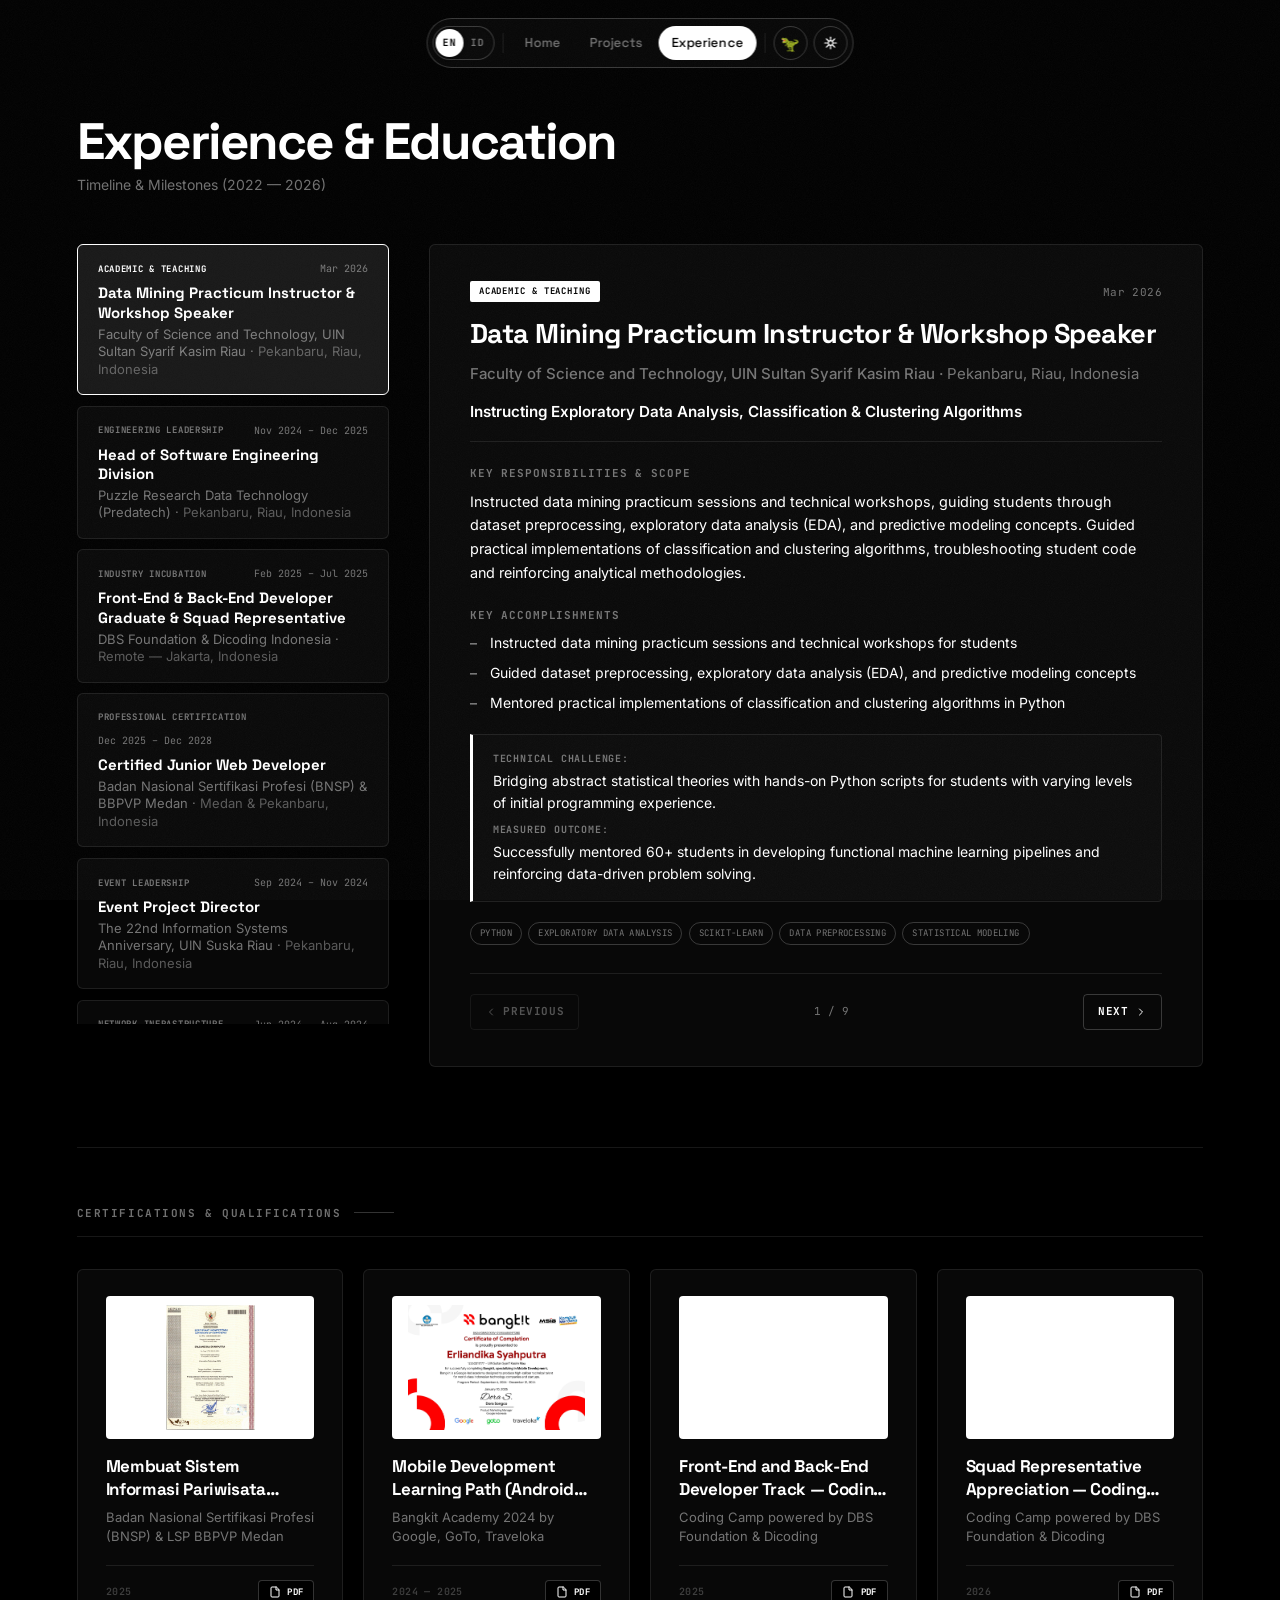
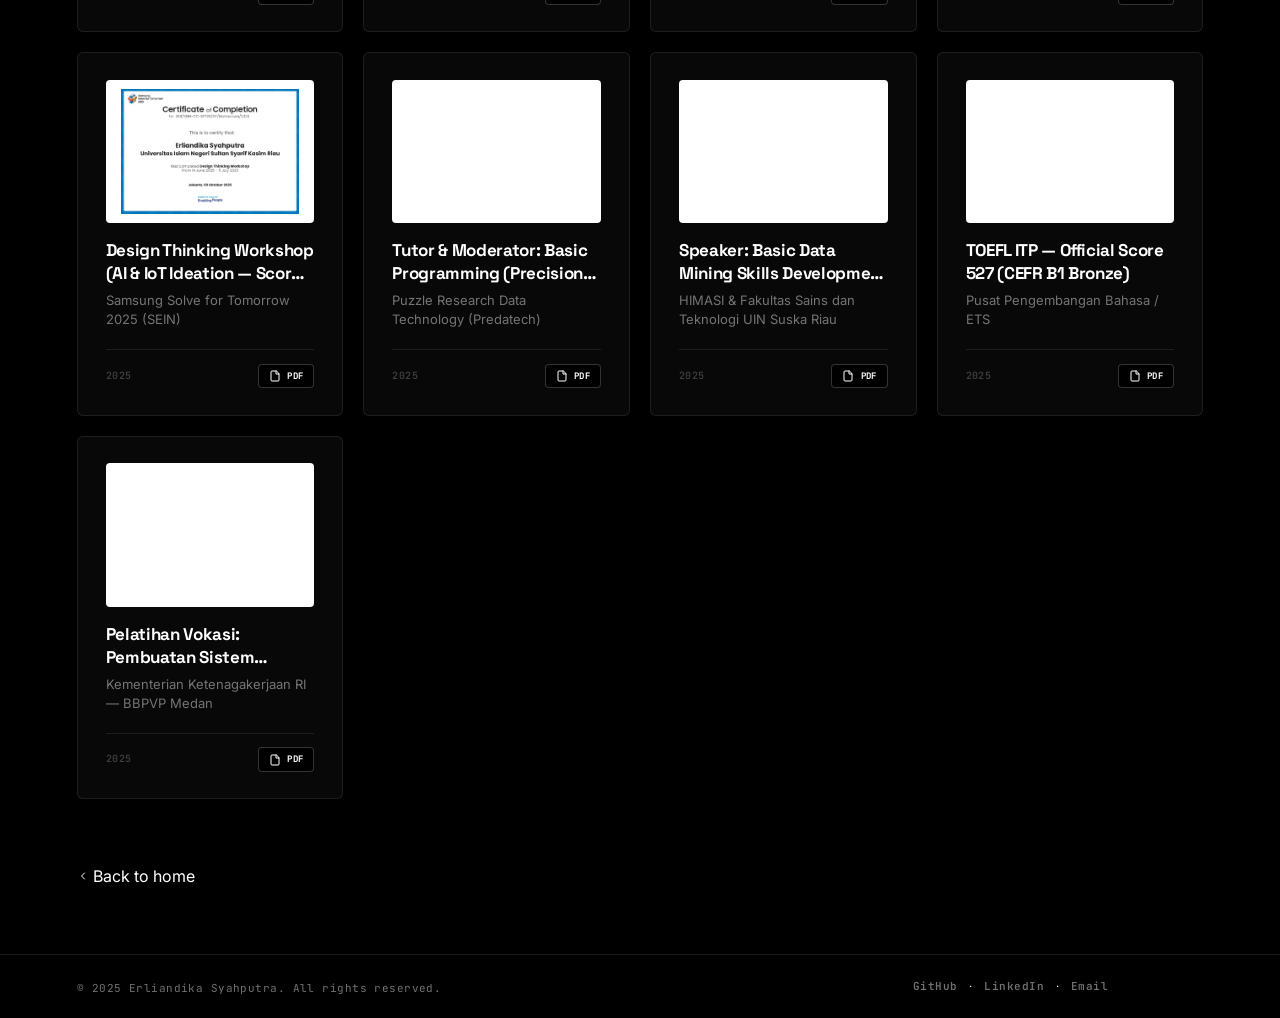
<file: pages/experience.html>
<!DOCTYPE html>
<html lang="en" data-theme="dark">
<head>
  <meta charset="UTF-8">
  <meta name="viewport" content="width=device-width, initial-scale=1.0">
  <title>Experience &amp; Education — Erliandika Syahputra | Software Engineering Journey</title>
  <meta name="description" content="Career timeline, education, certifications, and technical leadership of Erliandika Syahputra — S1 Information Systems (UIN Suska Riau), Bangkit Academy, DBS Foundation, and BNSP Web Developer.">
  <meta name="author" content="Erliandika Syahputra">
  <link rel="canonical" href="https://erliandikasyahputra.vercel.app/pages/experience.html">

  <!-- Open Graph / Facebook -->
  <meta property="og:type" content="profile">
  <meta property="og:url" content="https://erliandikasyahputra.vercel.app/pages/experience.html">
  <meta property="og:site_name" content="Erliandika Syahputra Portfolio">
  <meta property="og:title" content="Experience &amp; Education — Erliandika Syahputra | Software Engineering Journey">
  <meta property="og:description" content="Career timeline, education, certifications, and technical leadership of Erliandika Syahputra — S1 Information Systems (UIN Suska Riau), Bangkit Academy, DBS Foundation, and BNSP Web Developer.">
  <meta property="og:image" content="https://erliandikasyahputra.vercel.app/assets/images/profile-primary.webp">
  <meta property="og:locale" content="en_US">

  <!-- Twitter Card -->
  <meta name="twitter:card" content="summary_large_image">
  <meta name="twitter:url" content="https://erliandikasyahputra.vercel.app/pages/experience.html">
  <meta name="twitter:title" content="Experience &amp; Education — Erliandika Syahputra | Software Engineering Journey">
  <meta name="twitter:description" content="Career timeline, education, certifications, and technical leadership of Erliandika Syahputra.">
  <meta name="twitter:image" content="https://erliandikasyahputra.vercel.app/assets/images/profile-primary.webp">

  <!-- Structured Data: ProfilePage Schema -->
  <script type="application/ld+json">
  {
    "@context": "https://schema.org",
    "@type": "ProfilePage",
    "mainEntity": {
      "@type": "Person",
      "name": "Erliandika Syahputra",
      "jobTitle": "Software Engineer",
      "url": "https://erliandikasyahputra.vercel.app/",
      "image": "https://erliandikasyahputra.vercel.app/assets/images/profile-primary.webp",
      "alumniOf": {
        "@type": "CollegeOrUniversity",
        "name": "Universitas Islam Negeri Sultan Syarif Kasim Riau",
        "alternateName": "UIN Suska Riau"
      },
      "knowsAbout": [
        "Software Engineering",
        "Web Information Systems",
        "Android Native Development",
        "Network Infrastructure",
        "Database Architecture",
        "IT Support"
      ]
    }
  }
  </script>

  <link rel="icon" href="../assets/images/web_logo-removebg-preview (1).webp" type="image/webp">
  <link rel="preconnect" href="https://fonts.googleapis.com">
  <link rel="preconnect" href="https://fonts.gstatic.com" crossorigin>
  <link rel="preload" as="style" href="https://fonts.googleapis.com/css2?family=Space+Grotesk:wght@300;400;500;600;700&family=Inter:ital,opsz,wght@0,14..32,300;0,14..32,400;0,14..32,500;1,14..32,400&family=JetBrains+Mono:wght@400;500;600;700&display=swap" onload="this.onload=null;this.rel='stylesheet'">
  <noscript><link rel="stylesheet" href="https://fonts.googleapis.com/css2?family=Space+Grotesk:wght@300;400;500;600;700&family=Inter:ital,opsz,wght@0,14..32,300;0,14..32,400;0,14..32,500;1,14..32,400&family=JetBrains+Mono:wght@400;500;600;700&display=swap"></noscript>
  <link rel="stylesheet" href="../assets/css/style.css">
  <script>try{var t=localStorage.getItem('portfolio-theme');if(t)document.documentElement.setAttribute('data-theme',t);}catch(e){}</script>
</head>
<body>

<div class="grain" aria-hidden="true"></div>
<canvas id="cursor-canvas" aria-hidden="true"></canvas>

<!-- ═══ NAVBAR ══════════════════════════════════════════════ -->
<nav class="navbar" role="navigation" aria-label="Main navigation">
  <button class="navbar__lang-pill" id="langToggle" aria-label="Switch language" data-i18n-aria-label="aria_lang_switch" type="button">
    <span class="navbar__lang-pill__track">
      <span class="navbar__lang-pill__opt" data-lang="en">EN</span>
      <span class="navbar__lang-pill__opt" data-lang="id">ID</span>
    </span>
  </button>
  <div class="navbar__divider" aria-hidden="true"></div>
  <ul class="navbar__links" role="list">
    <li>
      <a href="../index.html" class="navbar__link" aria-label="Home" data-i18n-aria-label="nav_home">
        <svg class="nav-icon" width="15" height="15" viewBox="0 0 24 24" fill="none" stroke="currentColor" stroke-width="2" stroke-linecap="round" stroke-linejoin="round" aria-hidden="true"><path d="m3 9 9-7 9 7v11a2 2 0 0 1-2 2H5a2 2 0 0 1-2-2z"/><polyline points="9 22 9 12 15 12 15 22"/></svg>
        <span class="nav-label" data-i18n="nav_home">Home</span>
      </a>
    </li>
    <li>
      <a href="projects.html" class="navbar__link" aria-label="Projects" data-i18n-aria-label="nav_projects">
        <svg class="nav-icon" width="15" height="15" viewBox="0 0 24 24" fill="none" stroke="currentColor" stroke-width="2" stroke-linecap="round" stroke-linejoin="round" aria-hidden="true"><rect x="2" y="7" width="20" height="14" rx="2" ry="2"/><path d="M16 21V5a2 2 0 0 0-2-2h-4a2 2 0 0 0-2 2v16"/></svg>
        <span class="nav-label" data-i18n="nav_projects">Projects</span>
      </a>
    </li>
    <li>
      <a href="experience.html" class="navbar__link active" aria-current="page" aria-label="Experience" data-i18n-aria-label="nav_experience">
        <svg class="nav-icon" width="15" height="15" viewBox="0 0 24 24" fill="none" stroke="currentColor" stroke-width="2" stroke-linecap="round" stroke-linejoin="round" aria-hidden="true"><circle cx="12" cy="12" r="10"/><polygon points="16.24 7.76 14.12 14.12 7.76 16.24 9.88 9.88 16.24 7.76"/></svg>
        <span class="nav-label" data-i18n="nav_experience">Experience</span>
      </a>
    </li>
  </ul>
  <div class="navbar__divider" aria-hidden="true"></div>
  <button class="navbar__toggle navbar__dino-btn" id="dinoToggle" aria-label="Toggle T-Rex companion" type="button" title="T-Rex Companion">
    <span class="dino-nav-icon" aria-hidden="true">🦖</span>
  </button>
  <button class="navbar__toggle" id="themeToggle" aria-label="Toggle colour theme" data-i18n-aria-label="aria_theme_toggle" type="button">
    <svg class="icon-sun"  width="14" height="14" viewBox="0 0 24 24" fill="none" stroke="currentColor" stroke-width="2" stroke-linecap="round" aria-hidden="true"><circle cx="12" cy="12" r="4"/><line x1="12" y1="2" x2="12" y2="6"/><line x1="12" y1="18" x2="12" y2="22"/><line x1="4.93" y1="4.93" x2="7.76" y2="7.76"/><line x1="16.24" y1="16.24" x2="19.07" y2="19.07"/><line x1="2" y1="12" x2="6" y2="12"/><line x1="18" y1="12" x2="22" y2="12"/><line x1="4.93" y1="19.07" x2="7.76" y2="16.24"/><line x1="16.24" y1="7.76" x2="19.07" y2="4.93"/></svg>
    <svg class="icon-moon" width="14" height="14" viewBox="0 0 24 24" fill="none" stroke="currentColor" stroke-width="2" stroke-linecap="round" aria-hidden="true"><path d="M21 12.79A9 9 0 1 1 11.21 3 7 7 0 0 0 21 12.79z"/></svg>
  </button>
  <button class="navbar__menu-btn" id="mobileMenuBtn" aria-label="Open menu" data-i18n-aria-label="aria_menu_open" aria-expanded="false" type="button">
    <svg width="15" height="15" viewBox="0 0 24 24" fill="none" stroke="currentColor" stroke-width="2" stroke-linecap="round" aria-hidden="true"><line x1="3" y1="6" x2="21" y2="6"/><line x1="3" y1="12" x2="21" y2="12"/><line x1="3" y1="18" x2="21" y2="18"/></svg>
  </button>
</nav>

<div class="mobile-nav" id="mobileNav" role="dialog" aria-modal="true">
  <button class="mobile-nav__close" id="mobileNavClose" aria-label="Close menu" data-i18n-aria-label="aria_menu_close" type="button">
    <svg width="15" height="15" viewBox="0 0 24 24" fill="none" stroke="currentColor" stroke-width="2" stroke-linecap="round" aria-hidden="true"><line x1="18" y1="6" x2="6" y2="18"/><line x1="6" y1="6" x2="18" y2="18"/></svg>
  </button>
  <a href="../index.html"   class="mobile-nav__link" data-mnav data-i18n="nav_home">Home</a>
  <a href="projects.html"   class="mobile-nav__link" data-mnav data-i18n="nav_projects">Projects</a>
  <a href="experience.html" class="mobile-nav__link" data-mnav data-i18n="nav_experience">Experience</a>
  <div class="mobile-nav__bottom">
    <button class="navbar__lang-pill" id="langToggleMobile" aria-label="Switch language" data-i18n-aria-label="aria_lang_switch" type="button">
      <span class="navbar__lang-pill__track">
        <span class="navbar__lang-pill__opt" data-lang="en">EN</span>
        <span class="navbar__lang-pill__opt" data-lang="id">ID</span>
      </span>
    </button>
    <button class="navbar__toggle" id="themeToggleMobile" aria-label="Toggle theme" data-i18n-aria-label="aria_theme_toggle" type="button">
      <svg class="icon-sun"  width="14" height="14" viewBox="0 0 24 24" fill="none" stroke="currentColor" stroke-width="2" stroke-linecap="round" aria-hidden="true"><circle cx="12" cy="12" r="4"/></svg>
      <svg class="icon-moon" width="14" height="14" viewBox="0 0 24 24" fill="none" stroke="currentColor" stroke-width="2" stroke-linecap="round" aria-hidden="true"><path d="M21 12.79A9 9 0 1 1 11.21 3 7 7 0 0 0 21 12.79z"/></svg>
    </button>
  </div>
</div>

<main>
  <div class="exp-page container">
    <h1 class="exp-page__heading" data-i18n="exp_page_heading">Experience &amp; Education</h1>
    <p class="exp-page__sub" data-i18n="exp_page_sub">My journey so far.</p>

    <!-- Master-Detail Experience Inspector -->
    <div class="exp-split-view" id="expSplitView" role="region" aria-label="Master-detail experience inspector"></div>

    <!-- Certifications section -->
    <section class="certs-section" aria-labelledby="certsHeading">
      <h2 id="certsHeading" class="certs-section__heading" data-i18n="certs_heading">Certifications &amp; Trainings</h2>
      <div class="certs-grid" id="certsGrid" role="list">
        <!-- Rendered by app.js -->
      </div>
    </section>

    <a href="../index.html" class="exp-page__back" style="margin-top: 3rem;">
      <svg width="12" height="12" viewBox="0 0 24 24" fill="none" stroke="currentColor" stroke-width="2" stroke-linecap="round" aria-hidden="true"><polyline points="15 18 9 12 15 6"/></svg>
      <span data-i18n="exp_back">Back to home</span>
    </a>
  </div>
</main>

<footer class="site-footer" role="contentinfo">
  <div class="site-footer__inner container">
    <div class="site-footer__left">
      <span class="site-footer__copy">© 2025 Erliandika Syahputra. All rights reserved.</span>
    </div>
    <div class="site-footer__right">
      <a href="https://github.com/Erliandikasyahputraa" target="_blank" rel="noopener noreferrer" class="site-footer__link">GitHub</a>
      <span class="site-footer__sep">·</span>
      <a href="https://www.linkedin.com/in/erliandika-syahputra/" target="_blank" rel="noopener noreferrer" class="site-footer__link">LinkedIn</a>
      <span class="site-footer__sep">·</span>
      <a href="mailto:syahputraerliandika@gmail.com" class="site-footer__link">Email</a>
    </div>
  </div>
</footer>

<script defer src="../assets/js/data.js"></script>
<script defer src="../assets/js/lang.js"></script>
<script defer src="../assets/js/theme.js"></script>
<script defer src="../assets/js/cursor.js"></script>
<script defer src="../assets/js/app.js"></script>
</body>
</html>
</file>
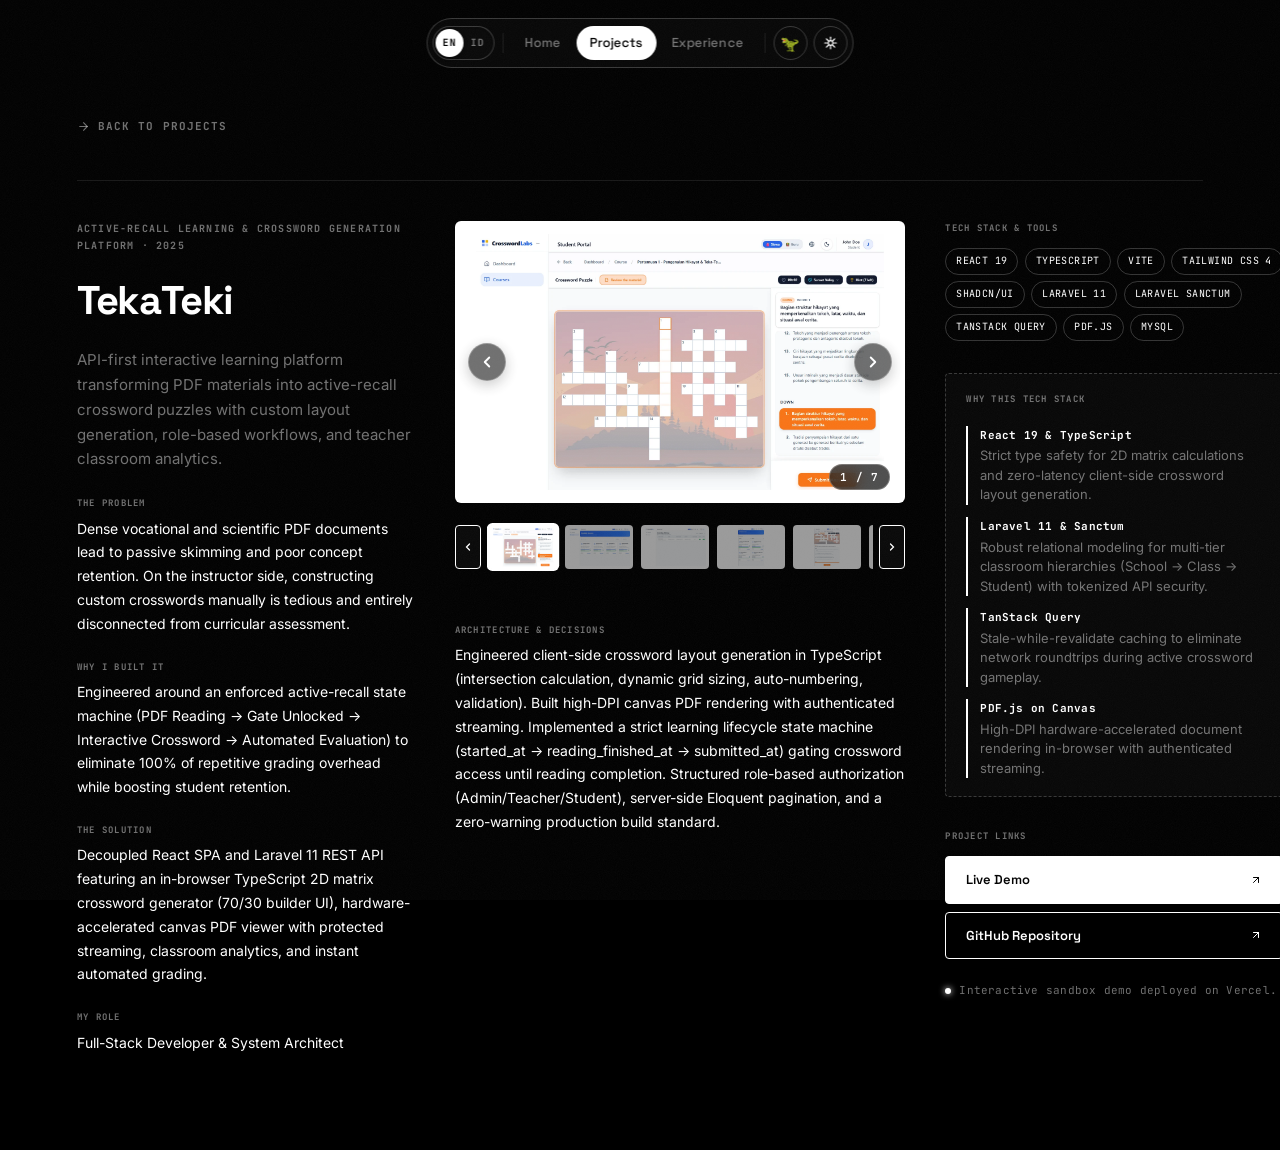
<file: pages/project.html>
<!DOCTYPE html>
<html lang="en" data-theme="dark">
<head>
  <meta charset="UTF-8">
  <meta name="viewport" content="width=device-width, initial-scale=1.0">
  <title id="pdetail-title">Project Case Study — Erliandika Syahputra | Software Engineer</title>
  <meta name="description" content="In-depth software engineering case study by Erliandika Syahputra, detailing problem analysis, architectural decisions, technical stack rationale, and implementation results." id="pdetail-desc">
  <meta name="author" content="Erliandika Syahputra">
  <link rel="canonical" href="https://erliandikasyahputra.vercel.app/pages/project.html">

  <!-- Open Graph / Facebook -->
  <meta property="og:type" content="article">
  <meta property="og:url" content="https://erliandikasyahputra.vercel.app/pages/project.html">
  <meta property="og:site_name" content="Erliandika Syahputra Portfolio">
  <meta property="og:title" content="Project Case Study — Erliandika Syahputra | Software Engineer">
  <meta property="og:description" content="In-depth software engineering case study by Erliandika Syahputra.">
  <meta property="og:image" content="https://erliandikasyahputra.vercel.app/assets/images/profile-primary.webp">
  <meta property="og:locale" content="en_US">

  <!-- Twitter Card -->
  <meta name="twitter:card" content="summary_large_image">
  <meta name="twitter:url" content="https://erliandikasyahputra.vercel.app/pages/project.html">
  <meta name="twitter:title" content="Project Case Study — Erliandika Syahputra | Software Engineer">
  <meta name="twitter:description" content="In-depth software engineering case study by Erliandika Syahputra.">
  <meta name="twitter:image" content="https://erliandikasyahputra.vercel.app/assets/images/profile-primary.webp">

  <link rel="icon" href="../assets/images/web_logo-removebg-preview (1).webp" type="image/webp">
  <link rel="preconnect" href="https://fonts.googleapis.com">
  <link rel="preconnect" href="https://fonts.gstatic.com" crossorigin>
  <link rel="preload" as="style" href="https://fonts.googleapis.com/css2?family=Space+Grotesk:wght@300;400;500;600;700&family=Inter:ital,opsz,wght@0,14..32,300;0,14..32,400;0,14..32,500;1,14..32,400&family=JetBrains+Mono:wght@400;500;600;700&display=swap" onload="this.onload=null;this.rel='stylesheet'">
  <noscript><link rel="stylesheet" href="https://fonts.googleapis.com/css2?family=Space+Grotesk:wght@300;400;500;600;700&family=Inter:ital,opsz,wght@0,14..32,300;0,14..32,400;0,14..32,500;1,14..32,400&family=JetBrains+Mono:wght@400;500;600;700&display=swap"></noscript>
  <link rel="stylesheet" href="../assets/css/style.css">
  <script>try{var t=localStorage.getItem('portfolio-theme');if(t)document.documentElement.setAttribute('data-theme',t);}catch(e){}</script>
</head>
<body>

<div class="grain" aria-hidden="true"></div>
<canvas id="cursor-canvas" aria-hidden="true"></canvas>

<nav class="navbar" role="navigation" aria-label="Main navigation">
  <button class="navbar__lang-pill" id="langToggle" aria-label="Switch language" data-i18n-aria-label="aria_lang_switch" type="button">
    <span class="navbar__lang-pill__track">
      <span class="navbar__lang-pill__opt" data-lang="en">EN</span>
      <span class="navbar__lang-pill__opt" data-lang="id">ID</span>
    </span>
  </button>
  <div class="navbar__divider" aria-hidden="true"></div>
  <ul class="navbar__links" role="list">
    <li>
      <a href="../index.html" class="navbar__link" aria-label="Home" data-i18n-aria-label="nav_home">
        <svg class="nav-icon" width="15" height="15" viewBox="0 0 24 24" fill="none" stroke="currentColor" stroke-width="2" stroke-linecap="round" stroke-linejoin="round" aria-hidden="true"><path d="m3 9 9-7 9 7v11a2 2 0 0 1-2 2H5a2 2 0 0 1-2-2z"/><polyline points="9 22 9 12 15 12 15 22"/></svg>
        <span class="nav-label" data-i18n="nav_home">Home</span>
      </a>
    </li>
    <li>
      <a href="projects.html" class="navbar__link active" aria-current="page" aria-label="Projects" data-i18n-aria-label="nav_projects">
        <svg class="nav-icon" width="15" height="15" viewBox="0 0 24 24" fill="none" stroke="currentColor" stroke-width="2" stroke-linecap="round" stroke-linejoin="round" aria-hidden="true"><rect x="2" y="7" width="20" height="14" rx="2" ry="2"/><path d="M16 21V5a2 2 0 0 0-2-2h-4a2 2 0 0 0-2 2v16"/></svg>
        <span class="nav-label" data-i18n="nav_projects">Projects</span>
      </a>
    </li>
    <li>
      <a href="experience.html" class="navbar__link" aria-label="Experience" data-i18n-aria-label="nav_experience">
        <svg class="nav-icon" width="15" height="15" viewBox="0 0 24 24" fill="none" stroke="currentColor" stroke-width="2" stroke-linecap="round" stroke-linejoin="round" aria-hidden="true"><circle cx="12" cy="12" r="10"/><polygon points="16.24 7.76 14.12 14.12 7.76 16.24 9.88 9.88 16.24 7.76"/></svg>
        <span class="nav-label" data-i18n="nav_experience">Experience</span>
      </a>
    </li>
  </ul>
  <div class="navbar__divider" aria-hidden="true"></div>
  <button class="navbar__toggle" id="themeToggle" aria-label="Toggle colour theme" data-i18n-aria-label="aria_theme_toggle" type="button">
    <svg class="icon-sun"  width="14" height="14" viewBox="0 0 24 24" fill="none" stroke="currentColor" stroke-width="2" stroke-linecap="round" aria-hidden="true"><circle cx="12" cy="12" r="4"/><line x1="12" y1="2" x2="12" y2="6"/><line x1="12" y1="18" x2="12" y2="22"/><line x1="4.93" y1="4.93" x2="7.76" y2="7.76"/><line x1="16.24" y1="16.24" x2="19.07" y2="19.07"/><line x1="2" y1="12" x2="6" y2="12"/><line x1="18" y1="12" x2="22" y2="12"/><line x1="4.93" y1="19.07" x2="7.76" y2="16.24"/><line x1="16.24" y1="7.76" x2="19.07" y2="4.93"/></svg>
    <svg class="icon-moon" width="14" height="14" viewBox="0 0 24 24" fill="none" stroke="currentColor" stroke-width="2" stroke-linecap="round" aria-hidden="true"><path d="M21 12.79A9 9 0 1 1 11.21 3 7 7 0 0 0 21 12.79z"/></svg>
  </button>
  <button class="navbar__menu-btn" id="mobileMenuBtn" aria-label="Open menu" data-i18n-aria-label="aria_menu_open" aria-expanded="false" type="button">
    <svg width="15" height="15" viewBox="0 0 24 24" fill="none" stroke="currentColor" stroke-width="2" stroke-linecap="round" aria-hidden="true"><line x1="3" y1="6" x2="21" y2="6"/><line x1="3" y1="12" x2="21" y2="12"/><line x1="3" y1="18" x2="21" y2="18"/></svg>
  </button>
</nav>

<div class="mobile-nav" id="mobileNav" role="dialog" aria-modal="true">
  <button class="mobile-nav__close" id="mobileNavClose" aria-label="Close menu" data-i18n-aria-label="aria_menu_close" type="button">
    <svg width="15" height="15" viewBox="0 0 24 24" fill="none" stroke="currentColor" stroke-width="2" stroke-linecap="round" aria-hidden="true"><line x1="18" y1="6" x2="6" y2="18"/><line x1="6" y1="6" x2="18" y2="18"/></svg>
  </button>
  <a href="../index.html"   class="mobile-nav__link" data-mnav data-i18n="nav_home">Home</a>
  <a href="projects.html"   class="mobile-nav__link" data-mnav data-i18n="nav_projects">Projects</a>
  <a href="experience.html" class="mobile-nav__link" data-mnav data-i18n="nav_experience">Experience</a>
  <div class="mobile-nav__bottom">
    <button class="navbar__lang-pill" id="langToggleMobile" aria-label="Switch language" data-i18n-aria-label="aria_lang_switch" type="button">
      <span class="navbar__lang-pill__track">
        <span class="navbar__lang-pill__opt" data-lang="en">EN</span>
        <span class="navbar__lang-pill__opt" data-lang="id">ID</span>
      </span>
    </button>
    <button class="navbar__toggle" id="themeToggleMobile" aria-label="Toggle theme" data-i18n-aria-label="aria_theme_toggle" type="button">
      <svg class="icon-sun"  width="14" height="14" viewBox="0 0 24 24" fill="none" stroke="currentColor" stroke-width="2" stroke-linecap="round" aria-hidden="true"><circle cx="12" cy="12" r="4"/></svg>
      <svg class="icon-moon" width="14" height="14" viewBox="0 0 24 24" fill="none" stroke="currentColor" stroke-width="2" stroke-linecap="round" aria-hidden="true"><path d="M21 12.79A9 9 0 1 1 11.21 3 7 7 0 0 0 21 12.79z"/></svg>
    </button>
  </div>
</div>

<main>
  <div class="pdetail container" id="pdetailRoot">
    <a href="projects.html" class="pdetail__back">
      <svg width="12" height="12" viewBox="0 0 24 24" fill="none" stroke="currentColor" stroke-width="2" stroke-linecap="round" aria-hidden="true"><polyline points="15 18 9 12 15 6"/></svg>
      <span data-i18n="pdetail_back">Back to projects</span>
    </a>
    <p id="pdetail-loading" data-i18n="pdetail_loading" style="font-family:var(--font-mono);font-size:.8125rem;color:var(--muted)">Loading project…</p>
  </div>
</main>

<div class="showcase-popup" id="showcasePopup" aria-hidden="true" role="tooltip"></div>

<script defer src="../assets/js/data.js"></script>
<script defer src="../assets/js/lang.js"></script>
<script defer src="../assets/js/theme.js"></script>
<script defer src="../assets/js/cursor.js"></script>
<script defer src="../assets/js/app.js"></script>
</body>
</html>
</file>
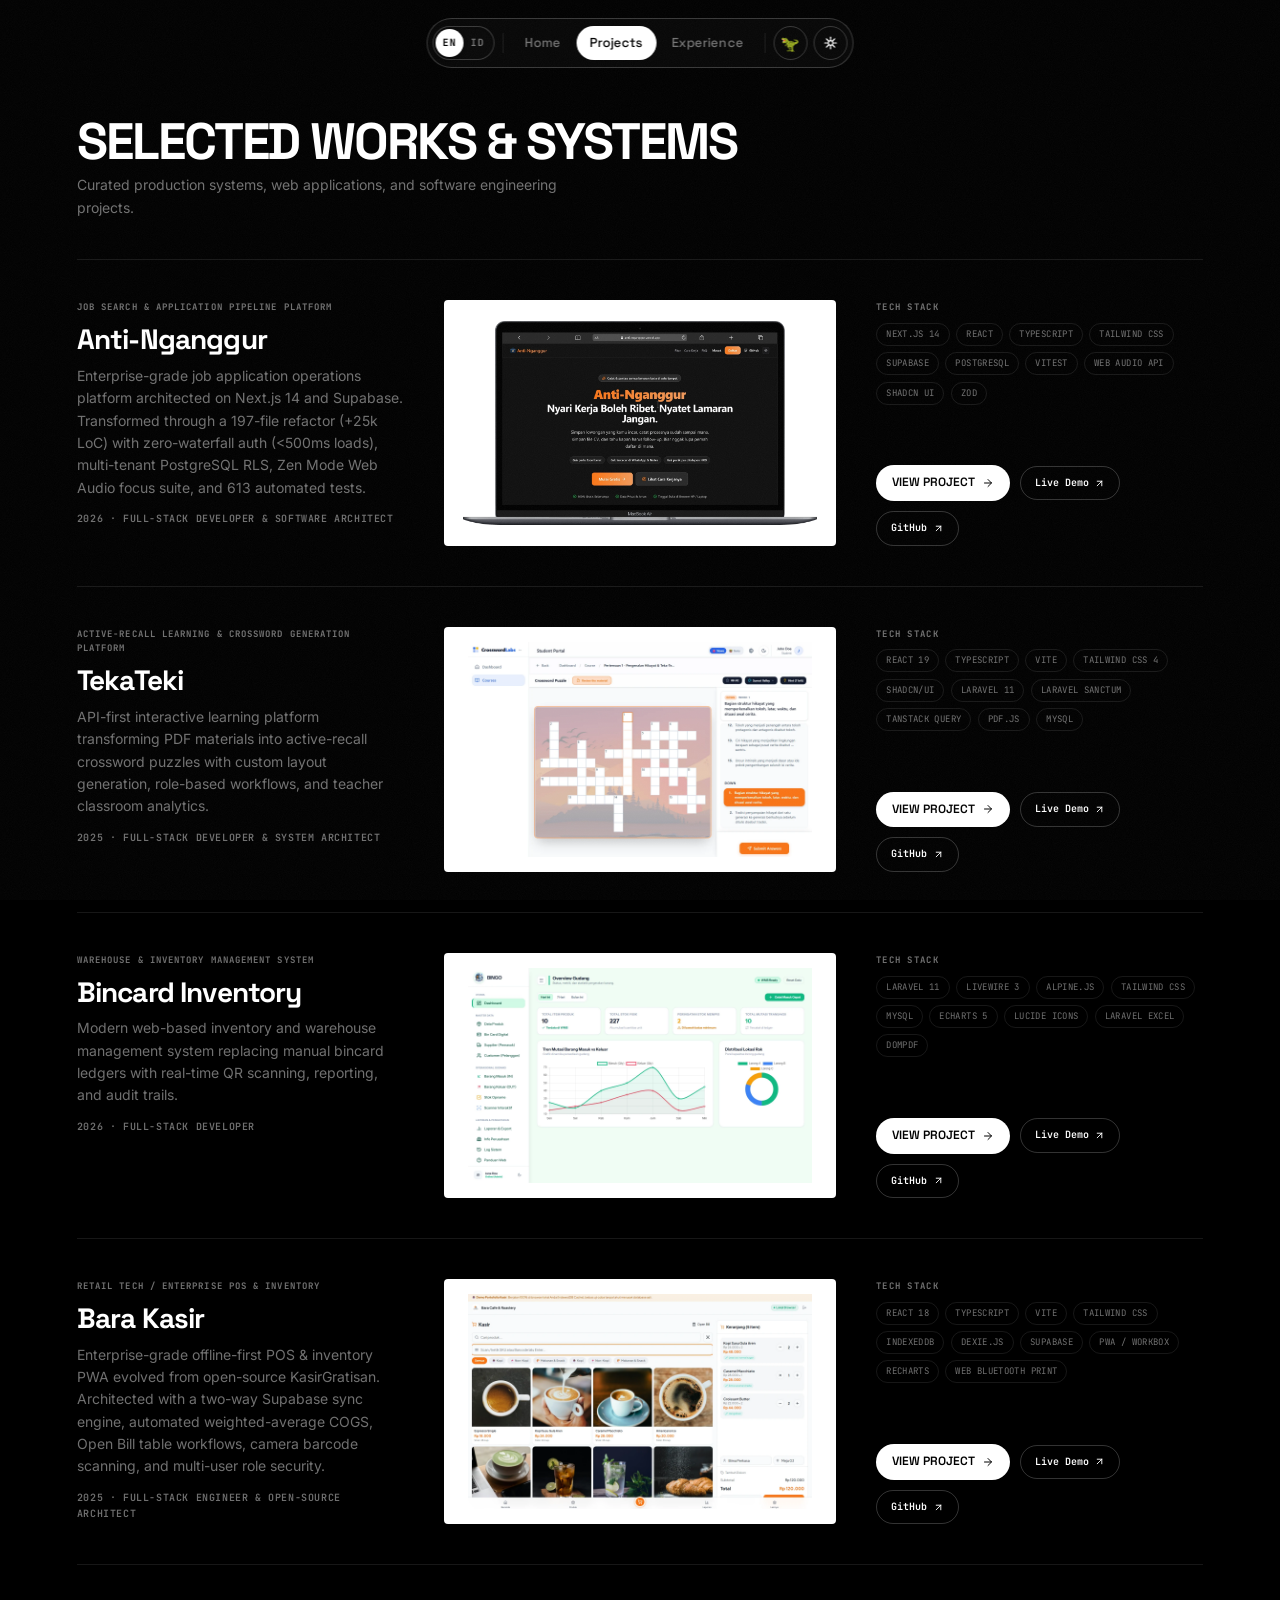
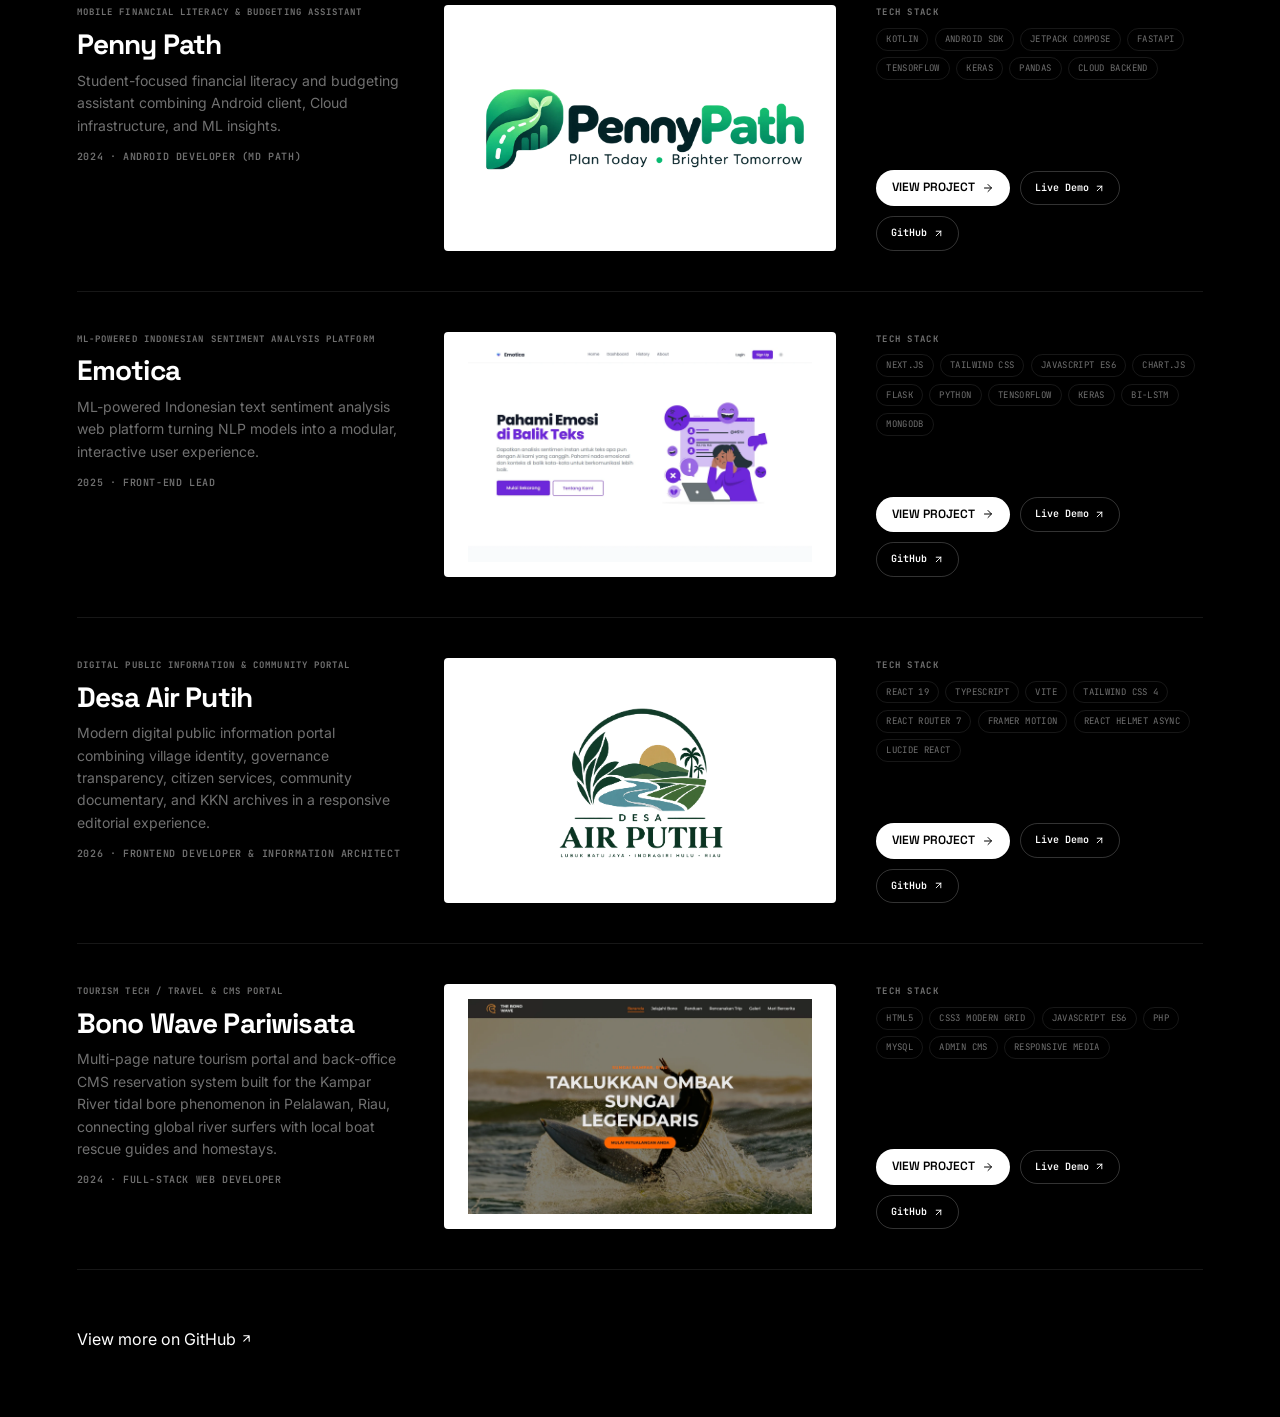
<file: pages/projects.html>
<!DOCTYPE html>
<html lang="en" data-theme="dark">
<head>
  <meta charset="UTF-8">
  <meta name="viewport" content="width=device-width, initial-scale=1.0">
  <title>Projects — Erliandika Syahputra | Software &amp; Web Systems Portfolio</title>
  <meta name="description" content="Explore featured software and web development projects by Erliandika Syahputra — active-recall learning platforms, offline-first systems, inventory management, and modern web architectures.">
  <meta name="author" content="Erliandika Syahputra">
  <link rel="canonical" href="https://erliandikasyahputra.vercel.app/pages/projects.html">

  <!-- Open Graph / Facebook -->
  <meta property="og:type" content="website">
  <meta property="og:url" content="https://erliandikasyahputra.vercel.app/pages/projects.html">
  <meta property="og:site_name" content="Erliandika Syahputra Portfolio">
  <meta property="og:title" content="Projects — Erliandika Syahputra | Software &amp; Web Systems Portfolio">
  <meta property="og:description" content="Explore featured software and web development projects by Erliandika Syahputra — active-recall learning platforms, offline-first systems, and scalable web architectures.">
  <meta property="og:image" content="https://erliandikasyahputra.vercel.app/assets/images/profile-primary.webp">
  <meta property="og:locale" content="en_US">

  <!-- Twitter Card -->
  <meta name="twitter:card" content="summary_large_image">
  <meta name="twitter:url" content="https://erliandikasyahputra.vercel.app/pages/projects.html">
  <meta name="twitter:title" content="Projects — Erliandika Syahputra | Software &amp; Web Systems Portfolio">
  <meta name="twitter:description" content="Explore featured software and web development projects by Erliandika Syahputra.">
  <meta name="twitter:image" content="https://erliandikasyahputra.vercel.app/assets/images/profile-primary.webp">

  <!-- Structured Data: CollectionPage Schema -->
  <script type="application/ld+json">
  {
    "@context": "https://schema.org",
    "@type": "CollectionPage",
    "name": "Software Engineering Projects — Erliandika Syahputra",
    "description": "Curated software engineering and web development portfolio projects by Erliandika Syahputra.",
    "url": "https://erliandikasyahputra.vercel.app/pages/projects.html",
    "author": {
      "@type": "Person",
      "name": "Erliandika Syahputra",
      "jobTitle": "Software Engineer",
      "url": "https://erliandikasyahputra.vercel.app/"
    }
  }
  </script>

  <link rel="icon" href="../assets/images/web_logo-removebg-preview (1).webp" type="image/webp">
  <link rel="preconnect" href="https://fonts.googleapis.com">
  <link rel="preconnect" href="https://fonts.gstatic.com" crossorigin>
  <link rel="preload" as="style" href="https://fonts.googleapis.com/css2?family=Space+Grotesk:wght@300;400;500;600;700&family=Inter:ital,opsz,wght@0,14..32,300;0,14..32,400;0,14..32,500;1,14..32,400&family=JetBrains+Mono:wght@400;500;600;700&display=swap" onload="this.onload=null;this.rel='stylesheet'">
  <noscript><link rel="stylesheet" href="https://fonts.googleapis.com/css2?family=Space+Grotesk:wght@300;400;500;600;700&family=Inter:ital,opsz,wght@0,14..32,300;0,14..32,400;0,14..32,500;1,14..32,400&family=JetBrains+Mono:wght@400;500;600;700&display=swap"></noscript>
  <link rel="stylesheet" href="../assets/css/style.css">
  <script>try{var t=localStorage.getItem('portfolio-theme');if(t)document.documentElement.setAttribute('data-theme',t);}catch(e){}</script>
</head>
<body>

<div class="grain" aria-hidden="true"></div>
<canvas id="cursor-canvas" aria-hidden="true"></canvas>

<nav class="navbar" role="navigation" aria-label="Main navigation">
  <button class="navbar__lang-pill" id="langToggle" aria-label="Switch language" data-i18n-aria-label="aria_lang_switch" type="button">
    <span class="navbar__lang-pill__track">
      <span class="navbar__lang-pill__opt" data-lang="en">EN</span>
      <span class="navbar__lang-pill__opt" data-lang="id">ID</span>
    </span>
  </button>
  <div class="navbar__divider" aria-hidden="true"></div>
  <ul class="navbar__links" role="list">
    <li>
      <a href="../index.html" class="navbar__link" aria-label="Home" data-i18n-aria-label="nav_home">
        <svg class="nav-icon" width="15" height="15" viewBox="0 0 24 24" fill="none" stroke="currentColor" stroke-width="2" stroke-linecap="round" stroke-linejoin="round" aria-hidden="true"><path d="m3 9 9-7 9 7v11a2 2 0 0 1-2 2H5a2 2 0 0 1-2-2z"/><polyline points="9 22 9 12 15 12 15 22"/></svg>
        <span class="nav-label" data-i18n="nav_home">Home</span>
      </a>
    </li>
    <li>
      <a href="projects.html" class="navbar__link active" aria-current="page" aria-label="Projects" data-i18n-aria-label="nav_projects">
        <svg class="nav-icon" width="15" height="15" viewBox="0 0 24 24" fill="none" stroke="currentColor" stroke-width="2" stroke-linecap="round" stroke-linejoin="round" aria-hidden="true"><rect x="2" y="7" width="20" height="14" rx="2" ry="2"/><path d="M16 21V5a2 2 0 0 0-2-2h-4a2 2 0 0 0-2 2v16"/></svg>
        <span class="nav-label" data-i18n="nav_projects">Projects</span>
      </a>
    </li>
    <li>
      <a href="experience.html" class="navbar__link" aria-label="Experience" data-i18n-aria-label="nav_experience">
        <svg class="nav-icon" width="15" height="15" viewBox="0 0 24 24" fill="none" stroke="currentColor" stroke-width="2" stroke-linecap="round" stroke-linejoin="round" aria-hidden="true"><circle cx="12" cy="12" r="10"/><polygon points="16.24 7.76 14.12 14.12 7.76 16.24 9.88 9.88 16.24 7.76"/></svg>
        <span class="nav-label" data-i18n="nav_experience">Experience</span>
      </a>
    </li>
  </ul>
  <div class="navbar__divider" aria-hidden="true"></div>
  <button class="navbar__toggle navbar__dino-btn" id="dinoToggle" aria-label="Toggle T-Rex companion" type="button" title="T-Rex Companion">
    <span class="dino-nav-icon" aria-hidden="true">🦖</span>
  </button>
  <button class="navbar__toggle" id="themeToggle" aria-label="Toggle colour theme" data-i18n-aria-label="aria_theme_toggle" type="button">
    <svg class="icon-sun"  width="14" height="14" viewBox="0 0 24 24" fill="none" stroke="currentColor" stroke-width="2" stroke-linecap="round" aria-hidden="true"><circle cx="12" cy="12" r="4"/><line x1="12" y1="2" x2="12" y2="6"/><line x1="12" y1="18" x2="12" y2="22"/><line x1="4.93" y1="4.93" x2="7.76" y2="7.76"/><line x1="16.24" y1="16.24" x2="19.07" y2="19.07"/><line x1="2" y1="12" x2="6" y2="12"/><line x1="18" y1="12" x2="22" y2="12"/><line x1="4.93" y1="19.07" x2="7.76" y2="16.24"/><line x1="16.24" y1="7.76" x2="19.07" y2="4.93"/></svg>
    <svg class="icon-moon" width="14" height="14" viewBox="0 0 24 24" fill="none" stroke="currentColor" stroke-width="2" stroke-linecap="round" aria-hidden="true"><path d="M21 12.79A9 9 0 1 1 11.21 3 7 7 0 0 0 21 12.79z"/></svg>
  </button>
  <button class="navbar__menu-btn" id="mobileMenuBtn" aria-label="Open menu" data-i18n-aria-label="aria_menu_open" aria-expanded="false" type="button">
    <svg width="15" height="15" viewBox="0 0 24 24" fill="none" stroke="currentColor" stroke-width="2" stroke-linecap="round" aria-hidden="true"><line x1="3" y1="6" x2="21" y2="6"/><line x1="3" y1="12" x2="21" y2="12"/><line x1="3" y1="18" x2="21" y2="18"/></svg>
  </button>
</nav>

<div class="mobile-nav" id="mobileNav" role="dialog" aria-modal="true">
  <button class="mobile-nav__close" id="mobileNavClose" aria-label="Close menu" data-i18n-aria-label="aria_menu_close" type="button">
    <svg width="15" height="15" viewBox="0 0 24 24" fill="none" stroke="currentColor" stroke-width="2" stroke-linecap="round" aria-hidden="true"><line x1="18" y1="6" x2="6" y2="18"/><line x1="6" y1="6" x2="18" y2="18"/></svg>
  </button>
  <a href="../index.html"   class="mobile-nav__link" data-mnav data-i18n="nav_home">Home</a>
  <a href="projects.html"   class="mobile-nav__link" data-mnav data-i18n="nav_projects">Projects</a>
  <a href="experience.html" class="mobile-nav__link" data-mnav data-i18n="nav_experience">Experience</a>
  <div class="mobile-nav__bottom">
    <button class="navbar__lang-pill" id="langToggleMobile" aria-label="Switch language" data-i18n-aria-label="aria_lang_switch" type="button">
      <span class="navbar__lang-pill__track">
        <span class="navbar__lang-pill__opt" data-lang="en">EN</span>
        <span class="navbar__lang-pill__opt" data-lang="id">ID</span>
      </span>
    </button>
    <button class="navbar__toggle" id="themeToggleMobile" aria-label="Toggle theme" data-i18n-aria-label="aria_theme_toggle" type="button">
      <svg class="icon-sun"  width="14" height="14" viewBox="0 0 24 24" fill="none" stroke="currentColor" stroke-width="2" stroke-linecap="round" aria-hidden="true"><circle cx="12" cy="12" r="4"/></svg>
      <svg class="icon-moon" width="14" height="14" viewBox="0 0 24 24" fill="none" stroke="currentColor" stroke-width="2" stroke-linecap="round" aria-hidden="true"><path d="M21 12.79A9 9 0 1 1 11.21 3 7 7 0 0 0 21 12.79z"/></svg>
    </button>
  </div>
</div>

<main>
  <div class="projects-page container">
    <h1 class="projects-page__heading" data-i18n="projects_page_heading">SELECTED WORKS &amp; SYSTEMS</h1>
    <p class="projects-page__intro" data-i18n="projects_page_intro">Curated production systems, web applications, and software engineering projects.</p>

    <div class="project-blocks" id="projectRows" role="list" aria-label="Project list" style="margin-top: 2.5rem;">
      <!-- Rendered dynamically by app.js -->
    </div>

    <div class="view-more-row" style="margin-top: 3.5rem;">
      <a href="https://github.com/Erliandikasyahputraa" target="_blank" rel="noopener noreferrer" class="view-more-btn" aria-label="View more projects on GitHub">
        <span data-i18n="projects_view_github">View more on GitHub</span>
        <svg width="13" height="13" viewBox="0 0 24 24" fill="none" stroke="currentColor" stroke-width="2" stroke-linecap="round" aria-hidden="true"><path d="M7 17L17 7M17 7H7M17 7v10"/></svg>
      </a>
    </div>
  </div>
</main>

<!-- Project Interactive Dossier Modal -->
<div class="project-modal-backdrop" id="projectModal" aria-hidden="true" role="dialog" aria-modal="true">
  <div class="project-modal__dialog">
    <button class="project-modal__close-btn" id="projectModalClose" aria-label="Close project modal" data-i18n-aria-label="aria_modal_close" type="button">
      <svg width="15" height="15" viewBox="0 0 24 24" fill="none" stroke="currentColor" stroke-width="2" stroke-linecap="round"><line x1="18" y1="6" x2="6" y2="18"/><line x1="6" y1="6" x2="18" y2="18"/></svg>
    </button>
    <div class="project-modal__scroll" id="projectModalContent">
      <!-- Injected dynamically by app.js -->
    </div>
  </div>
</div>

<div class="showcase-popup" id="showcasePopup" aria-hidden="true" role="tooltip"></div>

<script defer src="../assets/js/data.js"></script>
<script defer src="../assets/js/lang.js"></script>
<script defer src="../assets/js/theme.js"></script>
<script defer src="../assets/js/cursor.js"></script>
<script defer src="../assets/js/app.js"></script>
</body>
</html>
</file>
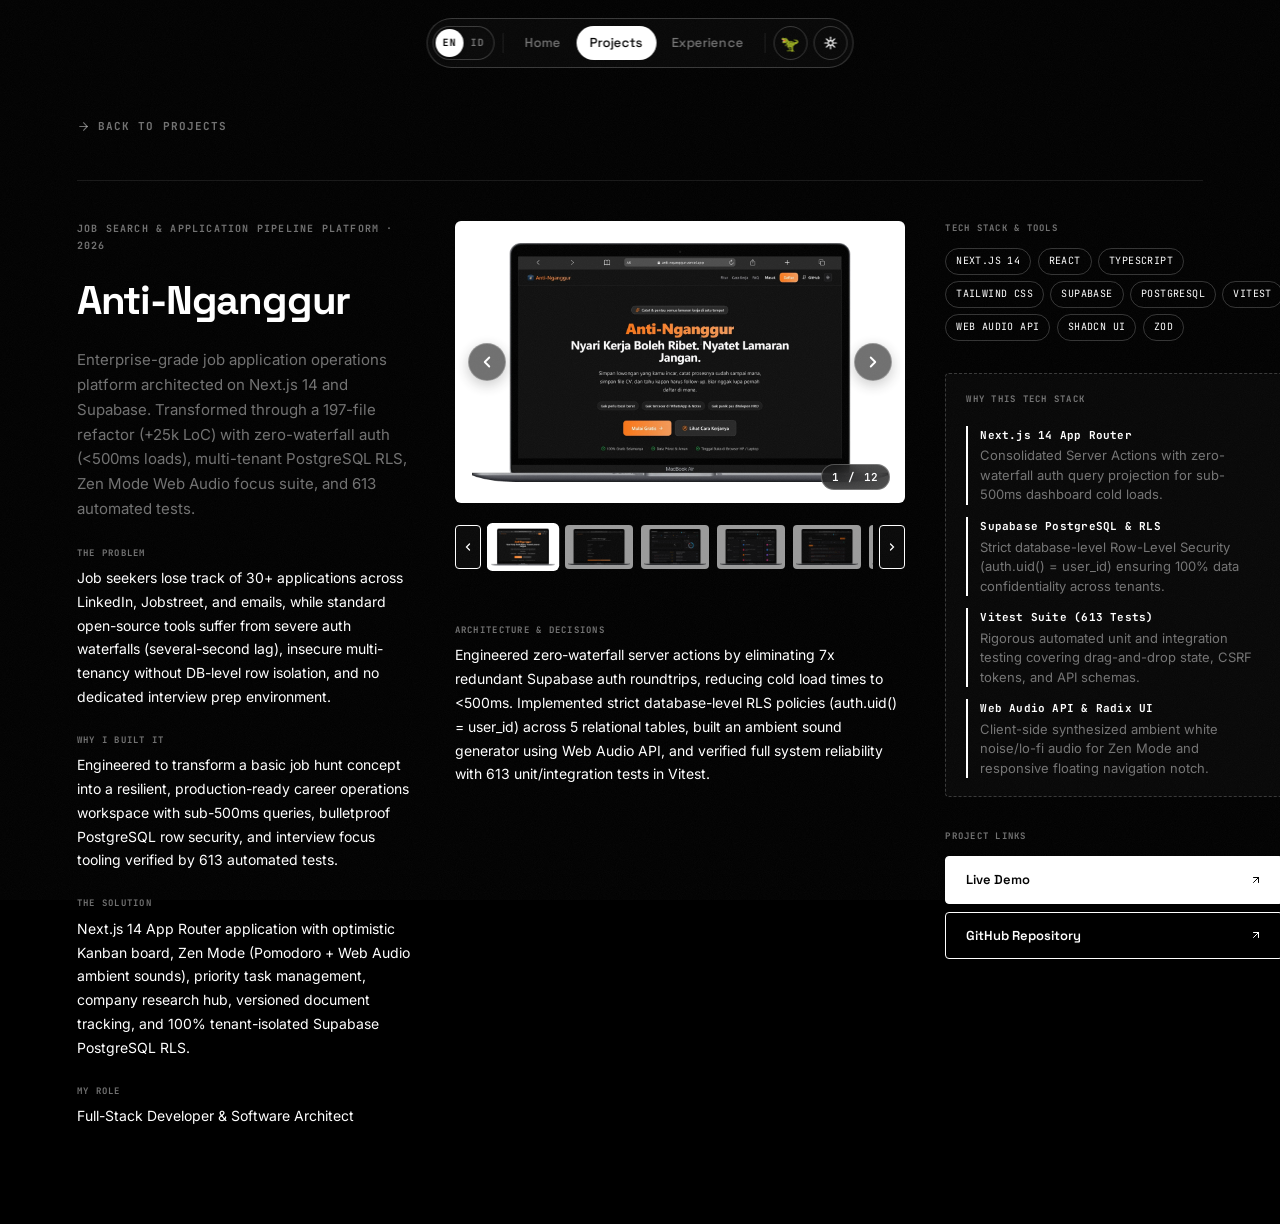
<file: pages/projects/anti-nganggur.html>
<!DOCTYPE html>
<html lang="en" data-theme="dark">
<head>
  <meta charset="UTF-8">
  <meta name="viewport" content="width=device-width, initial-scale=1.0">
  <title>Anti-Nganggur — Erliandika Syahputra | Software Engineer</title>
  <meta name="description" content="Full-stack job search and application management platform with Kanban workflows, automated resume builder, and calendar tracking.">
  <meta name="author" content="Erliandika Syahputra">
  <link rel="canonical" href="https://erliandikasyahputra.vercel.app/pages/projects/anti-nganggur.html">

  <!-- Open Graph / Facebook -->
  <meta property="og:type" content="article">
  <meta property="og:url" content="https://erliandikasyahputra.vercel.app/pages/projects/anti-nganggur.html">
  <meta property="og:site_name" content="Erliandika Syahputra Portfolio">
  <meta property="og:title" content="Anti-Nganggur — Erliandika Syahputra | Software Engineer">
  <meta property="og:description" content="Full-stack job search and application management platform with Kanban workflows, automated resume builder, and calendar tracking.">
  <meta property="og:image" content="https://erliandikasyahputra.vercel.app/assets/images/projects/anti-nganggur-laptop.webp">
  <meta property="og:locale" content="en_US">

  <!-- Twitter Card -->
  <meta name="twitter:card" content="summary_large_image">
  <meta name="twitter:url" content="https://erliandikasyahputra.vercel.app/pages/projects/anti-nganggur.html">
  <meta name="twitter:title" content="Anti-Nganggur — Erliandika Syahputra | Software Engineer">
  <meta name="twitter:description" content="Full-stack job search and application management platform with Kanban workflows, automated resume builder, and calendar tracking.">
  <meta name="twitter:image" content="https://erliandikasyahputra.vercel.app/assets/images/projects/anti-nganggur-laptop.webp">

  <!-- Structured Data: WebApplication Schema -->
  <script type="application/ld+json">
{
  "@context": "https://schema.org",
  "@type": "WebApplication",
  "name": "Anti-Nganggur",
  "description": "Full-stack job search and application management platform with Kanban workflows, automated resume builder, and calendar tracking.",
  "url": "https://erliandikasyahputra.vercel.app/pages/projects/anti-nganggur.html",
  "image": "https://erliandikasyahputra.vercel.app/assets/images/projects/anti-nganggur-laptop.webp",
  "operatingSystem": "Web Browser",
  "applicationCategory": "Job Search & Application Management Platform",
  "author": {
    "@type": "Person",
    "@id": "https://erliandikasyahputra.vercel.app/#person",
    "name": "Erliandika Syahputra",
    "url": "https://erliandikasyahputra.vercel.app/",
    "jobTitle": "Software Engineer"
  }
}
  </script>

  <link rel="icon" href="../../assets/images/web_logo-removebg-preview (1).webp" type="image/webp">
  <link rel="preconnect" href="https://fonts.googleapis.com">
  <link rel="preconnect" href="https://fonts.gstatic.com" crossorigin>
  <link rel="preload" as="style" href="https://fonts.googleapis.com/css2?family=Space+Grotesk:wght@300;400;500;600;700&family=Inter:ital,opsz,wght@0,14..32,300;0,14..32,400;0,14..32,500;1,14..32,400&family=JetBrains+Mono:wght@400;500;600;700&display=swap" onload="this.onload=null;this.rel='stylesheet'">
  <noscript><link rel="stylesheet" href="https://fonts.googleapis.com/css2?family=Space+Grotesk:wght@300;400;500;600;700&family=Inter:ital,opsz,wght@0,14..32,300;0,14..32,400;0,14..32,500;1,14..32,400&family=JetBrains+Mono:wght@400;500;600;700&display=swap"></noscript>
  <link rel="stylesheet" href="../../assets/css/style.css">
  <script>try{var t=localStorage.getItem('portfolio-theme');if(t)document.documentElement.setAttribute('data-theme',t);}catch(e){}</script>
</head>
<body>

<div class="grain" aria-hidden="true"></div>
<canvas id="cursor-canvas" aria-hidden="true"></canvas>

<!-- ═══ NAVBAR ══════════════════════════════════════════════ -->
<nav class="navbar" role="navigation" aria-label="Main navigation">
  <button class="navbar__lang-pill" id="langToggle" aria-label="Switch language" data-i18n-aria-label="aria_lang_switch" type="button">
    <span class="navbar__lang-pill__track">
      <span class="navbar__lang-pill__opt" data-lang="en">EN</span>
      <span class="navbar__lang-pill__opt" data-lang="id">ID</span>
    </span>
  </button>
  <div class="navbar__divider" aria-hidden="true"></div>
  <ul class="navbar__links" role="list">
    <li>
      <a href="../../index.html" class="navbar__link" aria-label="Home" data-i18n-aria-label="nav_home">
        <svg class="nav-icon" width="15" height="15" viewBox="0 0 24 24" fill="none" stroke="currentColor" stroke-width="2" stroke-linecap="round" stroke-linejoin="round" aria-hidden="true"><path d="m3 9 9-7 9 7v11a2 2 0 0 1-2 2H5a2 2 0 0 1-2-2z"/><polyline points="9 22 9 12 15 12 15 22"/></svg>
        <span class="nav-label" data-i18n="nav_home">Home</span>
      </a>
    </li>
    <li>
      <a href="../projects.html" class="navbar__link active" aria-current="page" aria-label="Projects" data-i18n-aria-label="nav_projects">
        <svg class="nav-icon" width="15" height="15" viewBox="0 0 24 24" fill="none" stroke="currentColor" stroke-width="2" stroke-linecap="round" stroke-linejoin="round" aria-hidden="true"><rect x="2" y="7" width="20" height="14" rx="2" ry="2"/><path d="M16 21V5a2 2 0 0 0-2-2h-4a2 2 0 0 0-2 2v16"/></svg>
        <span class="nav-label" data-i18n="nav_projects">Projects</span>
      </a>
    </li>
    <li>
      <a href="../experience.html" class="navbar__link" aria-label="Experience" data-i18n-aria-label="nav_experience">
        <svg class="nav-icon" width="15" height="15" viewBox="0 0 24 24" fill="none" stroke="currentColor" stroke-width="2" stroke-linecap="round" stroke-linejoin="round" aria-hidden="true"><circle cx="12" cy="12" r="10"/><polygon points="16.24 7.76 14.12 14.12 7.76 16.24 9.88 9.88 16.24 7.76"/></svg>
        <span class="nav-label" data-i18n="nav_experience">Experience</span>
      </a>
    </li>
  </ul>
  <div class="navbar__divider" aria-hidden="true"></div>
  <button class="navbar__toggle" id="themeToggle" aria-label="Toggle colour theme" data-i18n-aria-label="aria_theme_toggle" type="button">
    <svg class="icon-sun"  width="14" height="14" viewBox="0 0 24 24" fill="none" stroke="currentColor" stroke-width="2" stroke-linecap="round" aria-hidden="true"><circle cx="12" cy="12" r="4"/><line x1="12" y1="2" x2="12" y2="6"/><line x1="12" y1="18" x2="12" y2="22"/><line x1="4.93" y1="4.93" x2="7.76" y2="7.76"/><line x1="16.24" y1="16.24" x2="19.07" y2="19.07"/><line x1="2" y1="12" x2="6" y2="12"/><line x1="18" y1="12" x2="22" y2="12"/><line x1="4.93" y1="19.07" x2="7.76" y2="16.24"/><line x1="16.24" y1="7.76" x2="19.07" y2="4.93"/></svg>
    <svg class="icon-moon" width="14" height="14" viewBox="0 0 24 24" fill="none" stroke="currentColor" stroke-width="2" stroke-linecap="round" aria-hidden="true"><path d="M21 12.79A9 9 0 1 1 11.21 3 7 7 0 0 0 21 12.79z"/></svg>
  </button>
  <button class="navbar__menu-btn" id="mobileMenuBtn" aria-label="Open menu" data-i18n-aria-label="aria_menu_open" aria-expanded="false" type="button">
    <svg width="15" height="15" viewBox="0 0 24 24" fill="none" stroke="currentColor" stroke-width="2" stroke-linecap="round" aria-hidden="true"><line x1="3" y1="6" x2="21" y2="6"/><line x1="3" y1="12" x2="21" y2="12"/><line x1="3" y1="18" x2="21" y2="18"/></svg>
  </button>
</nav>

<div class="mobile-nav" id="mobileNav" role="dialog" aria-modal="true">
  <button class="mobile-nav__close" id="mobileNavClose" aria-label="Close menu" data-i18n-aria-label="aria_menu_close" type="button">
    <svg width="15" height="15" viewBox="0 0 24 24" fill="none" stroke="currentColor" stroke-width="2" stroke-linecap="round" aria-hidden="true"><line x1="18" y1="6" x2="6" y2="18"/><line x1="6" y1="6" x2="18" y2="18"/></svg>
  </button>
  <a href="../../index.html" class="mobile-nav__link" data-mnav data-i18n="nav_home">Home</a>
  <a href="../projects.html" class="mobile-nav__link" data-mnav data-i18n="nav_projects">Projects</a>
  <a href="../experience.html" class="mobile-nav__link" data-mnav data-i18n="nav_experience">Experience</a>
  <div class="mobile-nav__bottom">
    <button class="navbar__lang-pill" id="langToggleMobile" aria-label="Switch language" data-i18n-aria-label="aria_lang_switch" type="button">
      <span class="navbar__lang-pill__track">
        <span class="navbar__lang-pill__opt" data-lang="en">EN</span>
        <span class="navbar__lang-pill__opt" data-lang="id">ID</span>
      </span>
    </button>
    <button class="navbar__toggle" id="themeToggleMobile" aria-label="Toggle theme" data-i18n-aria-label="aria_theme_toggle" type="button">
      <svg class="icon-sun"  width="14" height="14" viewBox="0 0 24 24" fill="none" stroke="currentColor" stroke-width="2" stroke-linecap="round" aria-hidden="true"><circle cx="12" cy="12" r="4"/></svg>
      <svg class="icon-moon" width="14" height="14" viewBox="0 0 24 24" fill="none" stroke="currentColor" stroke-width="2" stroke-linecap="round" aria-hidden="true"><path d="M21 12.79A9 9 0 1 1 11.21 3 7 7 0 0 0 21 12.79z"/></svg>
    </button>
  </div>
</div>

<main>
  <div class="pdetail container" id="pdetailRoot">
    <div class="pdetail__header">
      <a href="../projects.html" class="pdetail__back-link">
        <svg width="13" height="13" viewBox="0 0 24 24" fill="none" stroke="currentColor" stroke-width="2" stroke-linecap="round"><line x1="19" y1="12" x2="5" y2="12"/><polyline points="12 5 19 12 12 19"/></svg>
        <span data-i18n="pdetail_back">Back to projects</span>
      </a>
    </div>

    <div class="pdetail__grid">
      <!-- 30% LEFT: WHY / STORY -->
      <div class="pdetail__col-story">
        <div class="pdetail__meta-tag">JOB SEARCH &amp; APPLICATION PIPELINE PLATFORM · 2026</div>
        <h1 class="pdetail__title">Anti-Nganggur</h1>
        <p class="pdetail__lead">Enterprise-grade job application operations platform architected on Next.js 14 and Supabase. Transformed through a 197-file refactor (+25k LoC) with zero-waterfall auth (&lt;500ms loads), multi-tenant PostgreSQL RLS, Zen Mode Web Audio focus suite, and 613 automated tests.</p>

        <div class="pdetail__story-block">
          <h2 class="pdetail__sec-label" data-i18n="modal_label_problem">THE PROBLEM</h2>
          <p class="pdetail__sec-text">Job seekers lose track of 30+ applications across LinkedIn, Jobstreet, and emails, while standard open-source tools suffer from severe auth waterfalls (several-second lag), insecure multi-tenancy without DB-level row isolation, and no dedicated interview prep environment.</p>
        </div>

        <div class="pdetail__story-block">
          <h2 class="pdetail__sec-label" data-i18n="modal_label_why">WHY I BUILT IT</h2>
          <p class="pdetail__sec-text">Engineered to transform a basic job hunt concept into a resilient, production-ready career operations workspace with sub-500ms queries, bulletproof PostgreSQL row security, and interview focus tooling verified by 613 automated tests.</p>
        </div>

        <div class="pdetail__story-block">
          <h2 class="pdetail__sec-label" data-i18n="modal_label_solution">THE SOLUTION</h2>
          <p class="pdetail__sec-text">Next.js 14 App Router application with optimistic Kanban board, Zen Mode (Pomodoro + Web Audio ambient sounds), priority task management, company research hub, versioned document tracking, and 100% tenant-isolated Supabase PostgreSQL RLS.</p>
        </div>

        <div class="pdetail__story-block">
          <h2 class="pdetail__sec-label" data-i18n="modal_label_role">MY ROLE</h2>
          <p class="pdetail__sec-text">Full-Stack Developer &amp; Software Architect</p>
        </div>
      </div>

      <!-- 40% CENTER: SHOWCASE -->
      <div class="pdetail__col-showcase">
        <div class="pdetail__showcase-main" id="showcaseMainWrap">
          <img id="showcaseMainImg" src="../../assets/images/projects/anti-nganggur-laptop.webp" alt="Anti-Nganggur showcase" loading="eager" decoding="async" class="pdetail__main-img">
        </div>

        <div class="pdetail__story-block" style="margin-top: 2rem;">
          <h2 class="pdetail__sec-label" data-i18n="architecture_label">ARCHITECTURE &amp; DECISIONS</h2>
          <p class="pdetail__sec-text">Engineered zero-waterfall server actions by eliminating 7x redundant Supabase auth roundtrips, reducing cold load times to &lt;500ms. Implemented strict database-level RLS policies (auth.uid() = user_id) across 5 relational tables, built an ambient sound generator using Web Audio API, and verified full system reliability with 613 unit/integration tests in Vitest.</p>
        </div>
      </div>

      <!-- 30% RIGHT: TECH + LINKS -->
      <div class="pdetail__col-tech">
        <div class="pdetail__tech-box">
          <h2 class="pdetail__sec-label" data-i18n="modal_label_tech_stack">TECH STACK &amp; TOOLS</h2>
          <div class="pdetail__tech-badges">
            <span class="pdetail__tech-pill">Next.js 14</span><span class="pdetail__tech-pill">React</span><span class="pdetail__tech-pill">TypeScript</span><span class="pdetail__tech-pill">Tailwind CSS</span><span class="pdetail__tech-pill">Supabase</span><span class="pdetail__tech-pill">PostgreSQL</span><span class="pdetail__tech-pill">Vitest</span><span class="pdetail__tech-pill">Web Audio API</span><span class="pdetail__tech-pill">Shadcn UI</span><span class="pdetail__tech-pill">Zod</span>
          </div>
        </div>

        <div class="pdetail__tech-box pmodal__rationale-box">
          <h2 class="pdetail__sec-label" data-i18n="modal_label_why_tech">WHY THIS TECH STACK</h2>
          <div class="pmodal__rationale-grid">
            <div class="pmodal__rationale-item"><span class="pmodal__rationale-tech">Next.js 14 App Router</span><span class="pmodal__rationale-reason">Consolidated Server Actions with zero-waterfall auth query projection for sub-500ms dashboard cold loads.</span></div><div class="pmodal__rationale-item"><span class="pmodal__rationale-tech">Supabase PostgreSQL &amp; RLS</span><span class="pmodal__rationale-reason">Strict database-level Row-Level Security (auth.uid() = user_id) ensuring 100% data confidentiality across tenants.</span></div><div class="pmodal__rationale-item"><span class="pmodal__rationale-tech">Vitest Suite (613 Tests)</span><span class="pmodal__rationale-reason">Rigorous automated unit and integration testing covering drag-and-drop state, CSRF tokens, and API schemas.</span></div><div class="pmodal__rationale-item"><span class="pmodal__rationale-tech">Web Audio API &amp; Radix UI</span><span class="pmodal__rationale-reason">Client-side synthesized ambient white noise/lo-fi audio for Zen Mode and responsive floating navigation notch.</span></div>
          </div>
        </div>

        <div class="pdetail__links-box">
          <h2 class="pdetail__sec-label" data-i18n="pdetail_links_label">PROJECT LINKS</h2>
          <div class="pdetail__actions">
            <a href="https://anti-nganggur.vercel.app/" target="_blank" rel="noopener noreferrer" class="pdetail__btn primary" aria-label="Visit Live Demo for Anti-Nganggur">
              <span data-i18n="modal_btn_live_demo">Live Demo</span>
              <svg width="12" height="12" viewBox="0 0 24 24" fill="none" stroke="currentColor" stroke-width="2" stroke-linecap="round"><path d="M7 17L17 7M17 7H7M17 7v10"/></svg>
            </a>
            <a href="https://github.com/Erliandikasyahputraa/jobhunt" target="_blank" rel="noopener noreferrer" class="pdetail__btn secondary" aria-label="Visit GitHub repository for Anti-Nganggur"><span data-i18n="modal_btn_github">GitHub Repository</span><svg width="12" height="12" viewBox="0 0 24 24" fill="none" stroke="currentColor" stroke-width="2" stroke-linecap="round"><path d="M7 17L17 7M17 7H7M17 7v10"/></svg></a>
          </div>
          <div class="pdetail__demo-notice" role="note">
            <span class="pdetail__demo-dot" aria-hidden="true"></span>
            <span>Production deployment live on Vercel.</span>
          </div>
        </div>
      </div>
    </div>
  </div>
</main>

<div class="showcase-popup" id="showcasePopup" aria-hidden="true" role="tooltip"></div>

<script defer src="../../assets/js/data.js"></script>
<script defer src="../../assets/js/lang.js"></script>
<script defer src="../../assets/js/theme.js"></script>
<script defer src="../../assets/js/cursor.js"></script>
<script defer src="../../assets/js/app.js"></script>
</body>
</html>
</file>
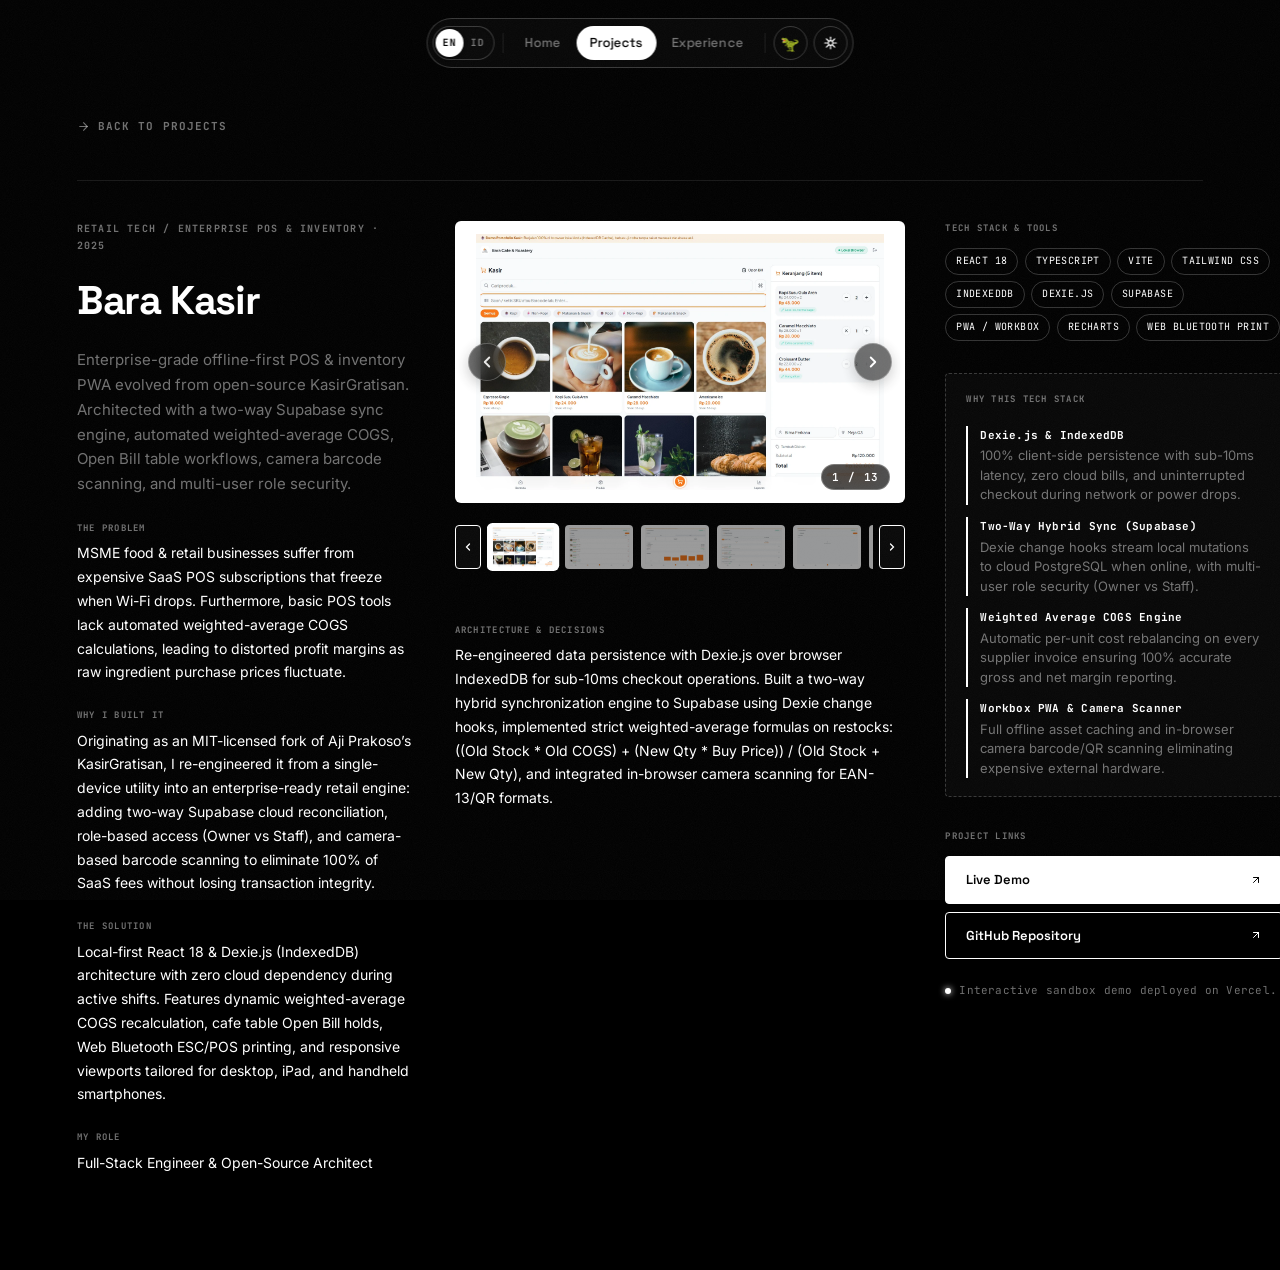
<file: pages/projects/bara-kasir.html>
<!DOCTYPE html>
<html lang="en" data-theme="dark">
<head>
  <meta charset="UTF-8">
  <meta name="viewport" content="width=device-width, initial-scale=1.0">
  <title>Bara Kasir — Erliandika Syahputra | Software Engineer</title>
  <meta name="description" content="Free, open-source, offline-first Point of Sale PWA for Indonesian MSMEs with automatic weighted-average COGS and Bluetooth receipt printing.">
  <meta name="author" content="Erliandika Syahputra">
  <link rel="canonical" href="https://erliandikasyahputra.vercel.app/pages/projects/bara-kasir.html">

  <!-- Open Graph / Facebook -->
  <meta property="og:type" content="article">
  <meta property="og:url" content="https://erliandikasyahputra.vercel.app/pages/projects/bara-kasir.html">
  <meta property="og:site_name" content="Erliandika Syahputra Portfolio">
  <meta property="og:title" content="Bara Kasir — Erliandika Syahputra | Software Engineer">
  <meta property="og:description" content="Free, open-source, offline-first Point of Sale PWA for Indonesian MSMEs with automatic weighted-average COGS and Bluetooth receipt printing.">
  <meta property="og:image" content="https://erliandikasyahputra.vercel.app/assets/images/projects/barakasir-laptop.webp">
  <meta property="og:locale" content="en_US">

  <!-- Twitter Card -->
  <meta name="twitter:card" content="summary_large_image">
  <meta name="twitter:url" content="https://erliandikasyahputra.vercel.app/pages/projects/bara-kasir.html">
  <meta name="twitter:title" content="Bara Kasir — Erliandika Syahputra | Software Engineer">
  <meta name="twitter:description" content="Free, open-source, offline-first Point of Sale PWA for Indonesian MSMEs with automatic weighted-average COGS and Bluetooth receipt printing.">
  <meta name="twitter:image" content="https://erliandikasyahputra.vercel.app/assets/images/projects/barakasir-laptop.webp">

  <!-- Structured Data: WebApplication Schema -->
  <script type="application/ld+json">
{
  "@context": "https://schema.org",
  "@type": "WebApplication",
  "name": "Bara Kasir",
  "description": "Free, open-source, offline-first Point of Sale PWA for Indonesian MSMEs with automatic weighted-average COGS and Bluetooth receipt printing.",
  "url": "https://erliandikasyahputra.vercel.app/pages/projects/bara-kasir.html",
  "image": "https://erliandikasyahputra.vercel.app/assets/images/projects/barakasir-laptop.webp",
  "operatingSystem": "Web Browser, Android, iOS, Windows, macOS",
  "applicationCategory": "Offline-First POS & Retail Management PWA",
  "author": {
    "@type": "Person",
    "@id": "https://erliandikasyahputra.vercel.app/#person",
    "name": "Erliandika Syahputra",
    "url": "https://erliandikasyahputra.vercel.app/",
    "jobTitle": "Software Engineer"
  }
}
  </script>

  <link rel="icon" href="../../assets/images/web_logo-removebg-preview (1).webp" type="image/webp">
  <link rel="preconnect" href="https://fonts.googleapis.com">
  <link rel="preconnect" href="https://fonts.gstatic.com" crossorigin>
  <link rel="preload" as="style" href="https://fonts.googleapis.com/css2?family=Space+Grotesk:wght@300;400;500;600;700&family=Inter:ital,opsz,wght@0,14..32,300;0,14..32,400;0,14..32,500;1,14..32,400&family=JetBrains+Mono:wght@400;500;600;700&display=swap" onload="this.onload=null;this.rel='stylesheet'">
  <noscript><link rel="stylesheet" href="https://fonts.googleapis.com/css2?family=Space+Grotesk:wght@300;400;500;600;700&family=Inter:ital,opsz,wght@0,14..32,300;0,14..32,400;0,14..32,500;1,14..32,400&family=JetBrains+Mono:wght@400;500;600;700&display=swap"></noscript>
  <link rel="stylesheet" href="../../assets/css/style.css">
  <script>try{var t=localStorage.getItem('portfolio-theme');if(t)document.documentElement.setAttribute('data-theme',t);}catch(e){}</script>
</head>
<body>

<div class="grain" aria-hidden="true"></div>
<canvas id="cursor-canvas" aria-hidden="true"></canvas>

<!-- ═══ NAVBAR ══════════════════════════════════════════════ -->
<nav class="navbar" role="navigation" aria-label="Main navigation">
  <button class="navbar__lang-pill" id="langToggle" aria-label="Switch language" data-i18n-aria-label="aria_lang_switch" type="button">
    <span class="navbar__lang-pill__track">
      <span class="navbar__lang-pill__opt" data-lang="en">EN</span>
      <span class="navbar__lang-pill__opt" data-lang="id">ID</span>
    </span>
  </button>
  <div class="navbar__divider" aria-hidden="true"></div>
  <ul class="navbar__links" role="list">
    <li>
      <a href="../../index.html" class="navbar__link" aria-label="Home" data-i18n-aria-label="nav_home">
        <svg class="nav-icon" width="15" height="15" viewBox="0 0 24 24" fill="none" stroke="currentColor" stroke-width="2" stroke-linecap="round" stroke-linejoin="round" aria-hidden="true"><path d="m3 9 9-7 9 7v11a2 2 0 0 1-2 2H5a2 2 0 0 1-2-2z"/><polyline points="9 22 9 12 15 12 15 22"/></svg>
        <span class="nav-label" data-i18n="nav_home">Home</span>
      </a>
    </li>
    <li>
      <a href="../projects.html" class="navbar__link active" aria-current="page" aria-label="Projects" data-i18n-aria-label="nav_projects">
        <svg class="nav-icon" width="15" height="15" viewBox="0 0 24 24" fill="none" stroke="currentColor" stroke-width="2" stroke-linecap="round" stroke-linejoin="round" aria-hidden="true"><rect x="2" y="7" width="20" height="14" rx="2" ry="2"/><path d="M16 21V5a2 2 0 0 0-2-2h-4a2 2 0 0 0-2 2v16"/></svg>
        <span class="nav-label" data-i18n="nav_projects">Projects</span>
      </a>
    </li>
    <li>
      <a href="../experience.html" class="navbar__link" aria-label="Experience" data-i18n-aria-label="nav_experience">
        <svg class="nav-icon" width="15" height="15" viewBox="0 0 24 24" fill="none" stroke="currentColor" stroke-width="2" stroke-linecap="round" stroke-linejoin="round" aria-hidden="true"><circle cx="12" cy="12" r="10"/><polygon points="16.24 7.76 14.12 14.12 7.76 16.24 9.88 9.88 16.24 7.76"/></svg>
        <span class="nav-label" data-i18n="nav_experience">Experience</span>
      </a>
    </li>
  </ul>
  <div class="navbar__divider" aria-hidden="true"></div>
  <button class="navbar__toggle" id="themeToggle" aria-label="Toggle colour theme" data-i18n-aria-label="aria_theme_toggle" type="button">
    <svg class="icon-sun"  width="14" height="14" viewBox="0 0 24 24" fill="none" stroke="currentColor" stroke-width="2" stroke-linecap="round" aria-hidden="true"><circle cx="12" cy="12" r="4"/><line x1="12" y1="2" x2="12" y2="6"/><line x1="12" y1="18" x2="12" y2="22"/><line x1="4.93" y1="4.93" x2="7.76" y2="7.76"/><line x1="16.24" y1="16.24" x2="19.07" y2="19.07"/><line x1="2" y1="12" x2="6" y2="12"/><line x1="18" y1="12" x2="22" y2="12"/><line x1="4.93" y1="19.07" x2="7.76" y2="16.24"/><line x1="16.24" y1="7.76" x2="19.07" y2="4.93"/></svg>
    <svg class="icon-moon" width="14" height="14" viewBox="0 0 24 24" fill="none" stroke="currentColor" stroke-width="2" stroke-linecap="round" aria-hidden="true"><path d="M21 12.79A9 9 0 1 1 11.21 3 7 7 0 0 0 21 12.79z"/></svg>
  </button>
  <button class="navbar__menu-btn" id="mobileMenuBtn" aria-label="Open menu" data-i18n-aria-label="aria_menu_open" aria-expanded="false" type="button">
    <svg width="15" height="15" viewBox="0 0 24 24" fill="none" stroke="currentColor" stroke-width="2" stroke-linecap="round" aria-hidden="true"><line x1="3" y1="6" x2="21" y2="6"/><line x1="3" y1="12" x2="21" y2="12"/><line x1="3" y1="18" x2="21" y2="18"/></svg>
  </button>
</nav>

<div class="mobile-nav" id="mobileNav" role="dialog" aria-modal="true">
  <button class="mobile-nav__close" id="mobileNavClose" aria-label="Close menu" data-i18n-aria-label="aria_menu_close" type="button">
    <svg width="15" height="15" viewBox="0 0 24 24" fill="none" stroke="currentColor" stroke-width="2" stroke-linecap="round" aria-hidden="true"><line x1="18" y1="6" x2="6" y2="18"/><line x1="6" y1="6" x2="18" y2="18"/></svg>
  </button>
  <a href="../../index.html" class="mobile-nav__link" data-mnav data-i18n="nav_home">Home</a>
  <a href="../projects.html" class="mobile-nav__link" data-mnav data-i18n="nav_projects">Projects</a>
  <a href="../experience.html" class="mobile-nav__link" data-mnav data-i18n="nav_experience">Experience</a>
  <div class="mobile-nav__bottom">
    <button class="navbar__lang-pill" id="langToggleMobile" aria-label="Switch language" data-i18n-aria-label="aria_lang_switch" type="button">
      <span class="navbar__lang-pill__track">
        <span class="navbar__lang-pill__opt" data-lang="en">EN</span>
        <span class="navbar__lang-pill__opt" data-lang="id">ID</span>
      </span>
    </button>
    <button class="navbar__toggle" id="themeToggleMobile" aria-label="Toggle theme" data-i18n-aria-label="aria_theme_toggle" type="button">
      <svg class="icon-sun"  width="14" height="14" viewBox="0 0 24 24" fill="none" stroke="currentColor" stroke-width="2" stroke-linecap="round" aria-hidden="true"><circle cx="12" cy="12" r="4"/></svg>
      <svg class="icon-moon" width="14" height="14" viewBox="0 0 24 24" fill="none" stroke="currentColor" stroke-width="2" stroke-linecap="round" aria-hidden="true"><path d="M21 12.79A9 9 0 1 1 11.21 3 7 7 0 0 0 21 12.79z"/></svg>
    </button>
  </div>
</div>

<main>
  <div class="pdetail container" id="pdetailRoot">
    <div class="pdetail__header">
      <a href="../projects.html" class="pdetail__back-link">
        <svg width="13" height="13" viewBox="0 0 24 24" fill="none" stroke="currentColor" stroke-width="2" stroke-linecap="round"><line x1="19" y1="12" x2="5" y2="12"/><polyline points="12 5 19 12 12 19"/></svg>
        <span data-i18n="pdetail_back">Back to projects</span>
      </a>
    </div>

    <div class="pdetail__grid">
      <!-- 30% LEFT: WHY / STORY -->
      <div class="pdetail__col-story">
        <div class="pdetail__meta-tag">RETAIL TECH / ENTERPRISE POS &amp; INVENTORY · 2025</div>
        <h1 class="pdetail__title">Bara Kasir</h1>
        <p class="pdetail__lead">Enterprise-grade offline-first POS &amp; inventory PWA evolved from open-source KasirGratisan. Architected with a two-way Supabase sync engine, automated weighted-average COGS, Open Bill table workflows, camera barcode scanning, and multi-user role security.</p>

        <div class="pdetail__story-block">
          <h2 class="pdetail__sec-label" data-i18n="modal_label_problem">THE PROBLEM</h2>
          <p class="pdetail__sec-text">MSME food &amp; retail businesses suffer from expensive SaaS POS subscriptions that freeze when Wi-Fi drops. Furthermore, basic POS tools lack automated weighted-average COGS calculations, leading to distorted profit margins as raw ingredient purchase prices fluctuate.</p>
        </div>

        <div class="pdetail__story-block">
          <h2 class="pdetail__sec-label" data-i18n="modal_label_why">WHY I BUILT IT</h2>
          <p class="pdetail__sec-text">Originating as an MIT-licensed fork of Aji Prakoso’s KasirGratisan, I re-engineered it from a single-device utility into an enterprise-ready retail engine: adding two-way Supabase cloud reconciliation, role-based access (Owner vs Staff), and camera-based barcode scanning to eliminate 100% of SaaS fees without losing transaction integrity.</p>
        </div>

        <div class="pdetail__story-block">
          <h2 class="pdetail__sec-label" data-i18n="modal_label_solution">THE SOLUTION</h2>
          <p class="pdetail__sec-text">Local-first React 18 &amp; Dexie.js (IndexedDB) architecture with zero cloud dependency during active shifts. Features dynamic weighted-average COGS recalculation, cafe table Open Bill holds, Web Bluetooth ESC/POS printing, and responsive viewports tailored for desktop, iPad, and handheld smartphones.</p>
        </div>

        <div class="pdetail__story-block">
          <h2 class="pdetail__sec-label" data-i18n="modal_label_role">MY ROLE</h2>
          <p class="pdetail__sec-text">Full-Stack Engineer &amp; Open-Source Architect</p>
        </div>
      </div>

      <!-- 40% CENTER: SHOWCASE -->
      <div class="pdetail__col-showcase">
        <div class="pdetail__showcase-main" id="showcaseMainWrap">
          <img id="showcaseMainImg" src="../../assets/images/projects/barakasir-laptop.webp" alt="Bara Kasir showcase" loading="eager" decoding="async" class="pdetail__main-img">
        </div>

        <div class="pdetail__story-block" style="margin-top: 2rem;">
          <h2 class="pdetail__sec-label" data-i18n="architecture_label">ARCHITECTURE &amp; DECISIONS</h2>
          <p class="pdetail__sec-text">Re-engineered data persistence with Dexie.js over browser IndexedDB for sub-10ms checkout operations. Built a two-way hybrid synchronization engine to Supabase using Dexie change hooks, implemented strict weighted-average formulas on restocks: ((Old Stock * Old COGS) + (New Qty * Buy Price)) / (Old Stock + New Qty), and integrated in-browser camera scanning for EAN-13/QR formats.</p>
        </div>
      </div>

      <!-- 30% RIGHT: TECH + LINKS -->
      <div class="pdetail__col-tech">
        <div class="pdetail__tech-box">
          <h2 class="pdetail__sec-label" data-i18n="modal_label_tech_stack">TECH STACK &amp; TOOLS</h2>
          <div class="pdetail__tech-badges">
            <span class="pdetail__tech-pill">React 18</span><span class="pdetail__tech-pill">TypeScript</span><span class="pdetail__tech-pill">Vite</span><span class="pdetail__tech-pill">Tailwind CSS</span><span class="pdetail__tech-pill">IndexedDB</span><span class="pdetail__tech-pill">Dexie.js</span><span class="pdetail__tech-pill">Supabase</span><span class="pdetail__tech-pill">PWA / Workbox</span><span class="pdetail__tech-pill">Recharts</span><span class="pdetail__tech-pill">Web Bluetooth Print</span>
          </div>
        </div>

        <div class="pdetail__tech-box pmodal__rationale-box">
          <h2 class="pdetail__sec-label" data-i18n="modal_label_why_tech">WHY THIS TECH STACK</h2>
          <div class="pmodal__rationale-grid">
            <div class="pmodal__rationale-item"><span class="pmodal__rationale-tech">Dexie.js &amp; IndexedDB</span><span class="pmodal__rationale-reason">100% client-side persistence with sub-10ms latency, zero cloud bills, and uninterrupted checkout during network or power drops.</span></div><div class="pmodal__rationale-item"><span class="pmodal__rationale-tech">Two-Way Hybrid Sync (Supabase)</span><span class="pmodal__rationale-reason">Dexie change hooks stream local mutations to cloud PostgreSQL when online, with multi-user role security (Owner vs Staff).</span></div><div class="pmodal__rationale-item"><span class="pmodal__rationale-tech">Weighted Average COGS Engine</span><span class="pmodal__rationale-reason">Automatic per-unit cost rebalancing on every supplier invoice ensuring 100% accurate gross and net margin reporting.</span></div><div class="pmodal__rationale-item"><span class="pmodal__rationale-tech">Workbox PWA &amp; Camera Scanner</span><span class="pmodal__rationale-reason">Full offline asset caching and in-browser camera barcode/QR scanning eliminating expensive external hardware.</span></div>
          </div>
        </div>

        <div class="pdetail__links-box">
          <h2 class="pdetail__sec-label" data-i18n="pdetail_links_label">PROJECT LINKS</h2>
          <div class="pdetail__actions">
            <a href="https://demo-barakasir.vercel.app/" target="_blank" rel="noopener noreferrer" class="pdetail__btn primary" aria-label="Visit Live Demo for Bara Kasir">
              <span data-i18n="modal_btn_live_demo">Live Demo</span>
              <svg width="12" height="12" viewBox="0 0 24 24" fill="none" stroke="currentColor" stroke-width="2" stroke-linecap="round"><path d="M7 17L17 7M17 7H7M17 7v10"/></svg>
            </a>
            <a href="https://github.com/Erliandikasyahputraa/bara-kasir" target="_blank" rel="noopener noreferrer" class="pdetail__btn secondary" aria-label="Visit GitHub repository for Bara Kasir"><span data-i18n="modal_btn_github">GitHub Repository</span><svg width="12" height="12" viewBox="0 0 24 24" fill="none" stroke="currentColor" stroke-width="2" stroke-linecap="round"><path d="M7 17L17 7M17 7H7M17 7v10"/></svg></a>
          </div>
          <div class="pdetail__demo-notice" role="note">
            <span class="pdetail__demo-dot" aria-hidden="true"></span>
            <span data-i18n="demo_preview_note">Interactive sandbox demo deployed on Vercel.</span>
          </div>
        </div>
      </div>
    </div>
  </div>
</main>

<div class="showcase-popup" id="showcasePopup" aria-hidden="true" role="tooltip"></div>

<script defer src="../../assets/js/data.js"></script>
<script defer src="../../assets/js/lang.js"></script>
<script defer src="../../assets/js/theme.js"></script>
<script defer src="../../assets/js/cursor.js"></script>
<script defer src="../../assets/js/app.js"></script>
</body>
</html>
</file>
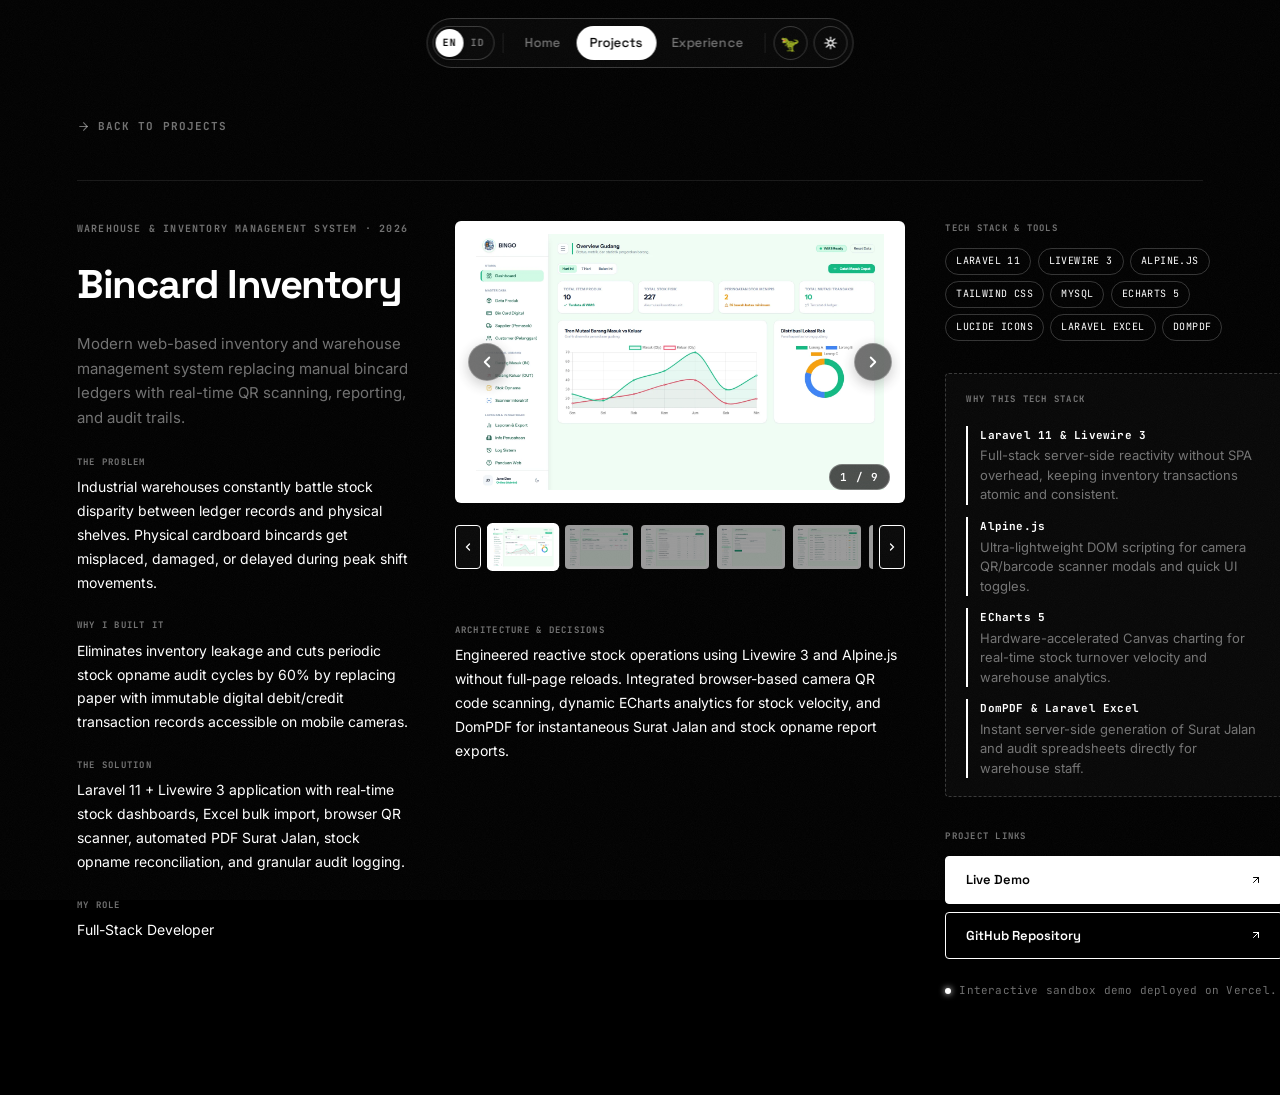
<file: pages/projects/bincard.html>
<!DOCTYPE html>
<html lang="en" data-theme="dark">
<head>
  <meta charset="UTF-8">
  <meta name="viewport" content="width=device-width, initial-scale=1.0">
  <title>Bincard Inventory — Erliandika Syahputra | Software Engineer</title>
  <meta name="description" content="Modern web-based inventory and warehouse management system replacing manual bincard ledgers with real-time QR scanning, reporting, and audit trails.">
  <meta name="author" content="Erliandika Syahputra">
  <link rel="canonical" href="https://erliandikasyahputra.vercel.app/pages/projects/bincard.html">

  <!-- Open Graph / Facebook -->
  <meta property="og:type" content="article">
  <meta property="og:url" content="https://erliandikasyahputra.vercel.app/pages/projects/bincard.html">
  <meta property="og:site_name" content="Erliandika Syahputra Portfolio">
  <meta property="og:title" content="Bincard Inventory — Erliandika Syahputra | Software Engineer">
  <meta property="og:description" content="Modern web-based inventory and warehouse management system replacing manual bincard ledgers with real-time QR scanning, reporting, and audit trails.">
  <meta property="og:image" content="https://erliandikasyahputra.vercel.app/assets/images/projects/bincard-laptop.webp">
  <meta property="og:locale" content="en_US">

  <!-- Twitter Card -->
  <meta name="twitter:card" content="summary_large_image">
  <meta name="twitter:url" content="https://erliandikasyahputra.vercel.app/pages/projects/bincard.html">
  <meta name="twitter:title" content="Bincard Inventory — Erliandika Syahputra | Software Engineer">
  <meta name="twitter:description" content="Modern web-based inventory and warehouse management system replacing manual bincard ledgers with real-time QR scanning, reporting, and audit trails.">
  <meta name="twitter:image" content="https://erliandikasyahputra.vercel.app/assets/images/projects/bincard-laptop.webp">

  <!-- Structured Data: WebApplication Schema -->
  <script type="application/ld+json">
{
  "@context": "https://schema.org",
  "@type": "WebApplication",
  "name": "Bincard Inventory",
  "description": "Modern web-based inventory and warehouse management system replacing manual bincard ledgers with real-time QR scanning, reporting, and audit trails.",
  "url": "https://erliandikasyahputra.vercel.app/pages/projects/bincard.html",
  "image": "https://erliandikasyahputra.vercel.app/assets/images/projects/bincard-laptop.webp",
  "operatingSystem": "Web Browser",
  "applicationCategory": "Warehouse & Inventory Management System",
  "author": {
    "@type": "Person",
    "@id": "https://erliandikasyahputra.vercel.app/#person",
    "name": "Erliandika Syahputra",
    "url": "https://erliandikasyahputra.vercel.app/",
    "jobTitle": "Software Engineer"
  }
}
  </script>

  <link rel="icon" href="../../assets/images/web_logo-removebg-preview (1).webp" type="image/webp">
  <link rel="preconnect" href="https://fonts.googleapis.com">
  <link rel="preconnect" href="https://fonts.gstatic.com" crossorigin>
  <link rel="preload" as="style" href="https://fonts.googleapis.com/css2?family=Space+Grotesk:wght@300;400;500;600;700&family=Inter:ital,opsz,wght@0,14..32,300;0,14..32,400;0,14..32,500;1,14..32,400&family=JetBrains+Mono:wght@400;500;600;700&display=swap" onload="this.onload=null;this.rel='stylesheet'">
  <noscript><link rel="stylesheet" href="https://fonts.googleapis.com/css2?family=Space+Grotesk:wght@300;400;500;600;700&family=Inter:ital,opsz,wght@0,14..32,300;0,14..32,400;0,14..32,500;1,14..32,400&family=JetBrains+Mono:wght@400;500;600;700&display=swap"></noscript>
  <link rel="stylesheet" href="../../assets/css/style.css">
  <script>try{var t=localStorage.getItem('portfolio-theme');if(t)document.documentElement.setAttribute('data-theme',t);}catch(e){}</script>
</head>
<body>

<div class="grain" aria-hidden="true"></div>
<canvas id="cursor-canvas" aria-hidden="true"></canvas>

<!-- ═══ NAVBAR ══════════════════════════════════════════════ -->
<nav class="navbar" role="navigation" aria-label="Main navigation">
  <button class="navbar__lang-pill" id="langToggle" aria-label="Switch language" data-i18n-aria-label="aria_lang_switch" type="button">
    <span class="navbar__lang-pill__track">
      <span class="navbar__lang-pill__opt" data-lang="en">EN</span>
      <span class="navbar__lang-pill__opt" data-lang="id">ID</span>
    </span>
  </button>
  <div class="navbar__divider" aria-hidden="true"></div>
  <ul class="navbar__links" role="list">
    <li>
      <a href="../../index.html" class="navbar__link" aria-label="Home" data-i18n-aria-label="nav_home">
        <svg class="nav-icon" width="15" height="15" viewBox="0 0 24 24" fill="none" stroke="currentColor" stroke-width="2" stroke-linecap="round" stroke-linejoin="round" aria-hidden="true"><path d="m3 9 9-7 9 7v11a2 2 0 0 1-2 2H5a2 2 0 0 1-2-2z"/><polyline points="9 22 9 12 15 12 15 22"/></svg>
        <span class="nav-label" data-i18n="nav_home">Home</span>
      </a>
    </li>
    <li>
      <a href="../projects.html" class="navbar__link active" aria-current="page" aria-label="Projects" data-i18n-aria-label="nav_projects">
        <svg class="nav-icon" width="15" height="15" viewBox="0 0 24 24" fill="none" stroke="currentColor" stroke-width="2" stroke-linecap="round" stroke-linejoin="round" aria-hidden="true"><rect x="2" y="7" width="20" height="14" rx="2" ry="2"/><path d="M16 21V5a2 2 0 0 0-2-2h-4a2 2 0 0 0-2 2v16"/></svg>
        <span class="nav-label" data-i18n="nav_projects">Projects</span>
      </a>
    </li>
    <li>
      <a href="../experience.html" class="navbar__link" aria-label="Experience" data-i18n-aria-label="nav_experience">
        <svg class="nav-icon" width="15" height="15" viewBox="0 0 24 24" fill="none" stroke="currentColor" stroke-width="2" stroke-linecap="round" stroke-linejoin="round" aria-hidden="true"><circle cx="12" cy="12" r="10"/><polygon points="16.24 7.76 14.12 14.12 7.76 16.24 9.88 9.88 16.24 7.76"/></svg>
        <span class="nav-label" data-i18n="nav_experience">Experience</span>
      </a>
    </li>
  </ul>
  <div class="navbar__divider" aria-hidden="true"></div>
  <button class="navbar__toggle" id="themeToggle" aria-label="Toggle colour theme" data-i18n-aria-label="aria_theme_toggle" type="button">
    <svg class="icon-sun"  width="14" height="14" viewBox="0 0 24 24" fill="none" stroke="currentColor" stroke-width="2" stroke-linecap="round" aria-hidden="true"><circle cx="12" cy="12" r="4"/><line x1="12" y1="2" x2="12" y2="6"/><line x1="12" y1="18" x2="12" y2="22"/><line x1="4.93" y1="4.93" x2="7.76" y2="7.76"/><line x1="16.24" y1="16.24" x2="19.07" y2="19.07"/><line x1="2" y1="12" x2="6" y2="12"/><line x1="18" y1="12" x2="22" y2="12"/><line x1="4.93" y1="19.07" x2="7.76" y2="16.24"/><line x1="16.24" y1="7.76" x2="19.07" y2="4.93"/></svg>
    <svg class="icon-moon" width="14" height="14" viewBox="0 0 24 24" fill="none" stroke="currentColor" stroke-width="2" stroke-linecap="round" aria-hidden="true"><path d="M21 12.79A9 9 0 1 1 11.21 3 7 7 0 0 0 21 12.79z"/></svg>
  </button>
  <button class="navbar__menu-btn" id="mobileMenuBtn" aria-label="Open menu" data-i18n-aria-label="aria_menu_open" aria-expanded="false" type="button">
    <svg width="15" height="15" viewBox="0 0 24 24" fill="none" stroke="currentColor" stroke-width="2" stroke-linecap="round" aria-hidden="true"><line x1="3" y1="6" x2="21" y2="6"/><line x1="3" y1="12" x2="21" y2="12"/><line x1="3" y1="18" x2="21" y2="18"/></svg>
  </button>
</nav>

<div class="mobile-nav" id="mobileNav" role="dialog" aria-modal="true">
  <button class="mobile-nav__close" id="mobileNavClose" aria-label="Close menu" data-i18n-aria-label="aria_menu_close" type="button">
    <svg width="15" height="15" viewBox="0 0 24 24" fill="none" stroke="currentColor" stroke-width="2" stroke-linecap="round" aria-hidden="true"><line x1="18" y1="6" x2="6" y2="18"/><line x1="6" y1="6" x2="18" y2="18"/></svg>
  </button>
  <a href="../../index.html" class="mobile-nav__link" data-mnav data-i18n="nav_home">Home</a>
  <a href="../projects.html" class="mobile-nav__link" data-mnav data-i18n="nav_projects">Projects</a>
  <a href="../experience.html" class="mobile-nav__link" data-mnav data-i18n="nav_experience">Experience</a>
  <div class="mobile-nav__bottom">
    <button class="navbar__lang-pill" id="langToggleMobile" aria-label="Switch language" data-i18n-aria-label="aria_lang_switch" type="button">
      <span class="navbar__lang-pill__track">
        <span class="navbar__lang-pill__opt" data-lang="en">EN</span>
        <span class="navbar__lang-pill__opt" data-lang="id">ID</span>
      </span>
    </button>
    <button class="navbar__toggle" id="themeToggleMobile" aria-label="Toggle theme" data-i18n-aria-label="aria_theme_toggle" type="button">
      <svg class="icon-sun"  width="14" height="14" viewBox="0 0 24 24" fill="none" stroke="currentColor" stroke-width="2" stroke-linecap="round" aria-hidden="true"><circle cx="12" cy="12" r="4"/></svg>
      <svg class="icon-moon" width="14" height="14" viewBox="0 0 24 24" fill="none" stroke="currentColor" stroke-width="2" stroke-linecap="round" aria-hidden="true"><path d="M21 12.79A9 9 0 1 1 11.21 3 7 7 0 0 0 21 12.79z"/></svg>
    </button>
  </div>
</div>

<main>
  <div class="pdetail container" id="pdetailRoot">
    <div class="pdetail__header">
      <a href="../projects.html" class="pdetail__back-link">
        <svg width="13" height="13" viewBox="0 0 24 24" fill="none" stroke="currentColor" stroke-width="2" stroke-linecap="round"><line x1="19" y1="12" x2="5" y2="12"/><polyline points="12 5 19 12 12 19"/></svg>
        <span data-i18n="pdetail_back">Back to projects</span>
      </a>
    </div>

    <div class="pdetail__grid">
      <!-- 30% LEFT: WHY / STORY -->
      <div class="pdetail__col-story">
        <div class="pdetail__meta-tag">WAREHOUSE & INVENTORY MANAGEMENT SYSTEM · 2026</div>
        <h1 class="pdetail__title">Bincard Inventory</h1>
        <p class="pdetail__lead">Modern web-based inventory and warehouse management system replacing manual bincard ledgers with real-time QR scanning, reporting, and audit trails.</p>

        <div class="pdetail__story-block">
          <h2 class="pdetail__sec-label" data-i18n="modal_label_problem">THE PROBLEM</h2>
          <p class="pdetail__sec-text">Manual paper bincards cause stock discrepancies, slow physical counts, untracked loss, and lack historical auditability for warehouse operations.</p>
        </div>

        <div class="pdetail__story-block">
          <h2 class="pdetail__sec-label" data-i18n="modal_label_why">WHY I BUILT IT</h2>
          <p class="pdetail__sec-text">Built to digitize warehouse operations with structured digital stock movements, browser-based QR/barcode scanning, automated PDF Surat Jalan, and physical-vs-system stock opname.</p>
        </div>

        <div class="pdetail__story-block">
          <h2 class="pdetail__sec-label" data-i18n="modal_label_solution">THE SOLUTION</h2>
          <p class="pdetail__sec-text">Laravel 11 + Livewire 3 application with real-time stock dashboards, Excel bulk import, browser QR scanner, automated PDF Surat Jalan, stock opname reconciliation, and granular audit logging.</p>
        </div>

        <div class="pdetail__story-block">
          <h2 class="pdetail__sec-label" data-i18n="modal_label_role">MY ROLE</h2>
          <p class="pdetail__sec-text">Full-Stack Developer</p>
        </div>
      </div>

      <!-- 40% CENTER: SHOWCASE -->
      <div class="pdetail__col-showcase">
        <div class="pdetail__showcase-main" id="showcaseMainWrap">
          <img id="showcaseMainImg" src="../../assets/images/projects/bincard-laptop.webp" alt="Bincard Inventory showcase" loading="eager" decoding="async" class="pdetail__main-img">
        </div>

        <div class="pdetail__story-block" style="margin-top: 2rem;">
          <h2 class="pdetail__sec-label" data-i18n="architecture_label">ARCHITECTURE &amp; DECISIONS</h2>
          <p class="pdetail__sec-text">Engineered reactive stock operations using Livewire 3 and Alpine.js without full-page reloads. Integrated browser-based camera QR code scanning, dynamic ECharts analytics for stock velocity, and DomPDF for instantaneous Surat Jalan and stock opname report exports.</p>
        </div>
      </div>

      <!-- 30% RIGHT: TECH + LINKS -->
      <div class="pdetail__col-tech">
        <div class="pdetail__tech-box">
          <h2 class="pdetail__sec-label" data-i18n="modal_label_tech_stack">TECH STACK &amp; TOOLS</h2>
          <div class="pdetail__tech-badges">
            <span class="pdetail__tech-pill">Laravel 11</span><span class="pdetail__tech-pill">Livewire 3</span><span class="pdetail__tech-pill">Alpine.js</span><span class="pdetail__tech-pill">Tailwind CSS</span><span class="pdetail__tech-pill">MySQL</span><span class="pdetail__tech-pill">ECharts 5</span><span class="pdetail__tech-pill">Lucide Icons</span><span class="pdetail__tech-pill">Laravel Excel</span><span class="pdetail__tech-pill">DomPDF</span>
          </div>
        </div>

        <div class="pdetail__tech-box pmodal__rationale-box">
          <h2 class="pdetail__sec-label" data-i18n="modal_label_why_tech">WHY THIS TECH STACK</h2>
          <div class="pmodal__rationale-grid">
            <div class="pmodal__rationale-item"><span class="pmodal__rationale-tech">Laravel 11 & Livewire 3</span><span class="pmodal__rationale-reason">Full-stack server-side reactivity without SPA overhead, keeping inventory transactions atomic and consistent.</span></div><div class="pmodal__rationale-item"><span class="pmodal__rationale-tech">Alpine.js</span><span class="pmodal__rationale-reason">Ultra-lightweight DOM scripting for camera QR/barcode scanner modals and quick UI toggles.</span></div><div class="pmodal__rationale-item"><span class="pmodal__rationale-tech">ECharts 5</span><span class="pmodal__rationale-reason">Hardware-accelerated Canvas charting for real-time stock turnover velocity and warehouse analytics.</span></div><div class="pmodal__rationale-item"><span class="pmodal__rationale-tech">DomPDF & Laravel Excel</span><span class="pmodal__rationale-reason">Instant server-side generation of Surat Jalan and audit spreadsheets directly for warehouse staff.</span></div>
          </div>
        </div>

        <div class="pdetail__links-box">
          <h2 class="pdetail__sec-label" data-i18n="pdetail_links_label">PROJECT LINKS</h2>
          <div class="pdetail__actions">
            <a href="https://demo-bincard.vercel.app/" target="_blank" rel="noopener noreferrer" class="pdetail__btn primary" aria-label="Visit Live Demo for Bincard Inventory">
              <span data-i18n="modal_btn_live_demo">Live Demo</span>
              <svg width="12" height="12" viewBox="0 0 24 24" fill="none" stroke="currentColor" stroke-width="2" stroke-linecap="round"><path d="M7 17L17 7M17 7H7M17 7v10"/></svg>
            </a>
            <a href="https://github.com/Erliandikasyahputraa/bincard-inventory" target="_blank" rel="noopener noreferrer" class="pdetail__btn secondary" aria-label="Visit GitHub repository for Bincard Inventory"><span data-i18n="modal_btn_github">GitHub Repository</span><svg width="12" height="12" viewBox="0 0 24 24" fill="none" stroke="currentColor" stroke-width="2" stroke-linecap="round"><path d="M7 17L17 7M17 7H7M17 7v10"/></svg></a>
          </div>
          <div class="pdetail__demo-notice" role="note">
            <span class="pdetail__demo-dot" aria-hidden="true"></span>
            <span data-i18n="demo_preview_note">Interactive sandbox demo deployed on Vercel.</span>
          </div>
        </div>
      </div>
    </div>
  </div>
</main>

<div class="showcase-popup" id="showcasePopup" aria-hidden="true" role="tooltip"></div>

<script defer src="../../assets/js/data.js"></script>
<script defer src="../../assets/js/lang.js"></script>
<script defer src="../../assets/js/theme.js"></script>
<script defer src="../../assets/js/cursor.js"></script>
<script defer src="../../assets/js/app.js"></script>
</body>
</html>
</file>
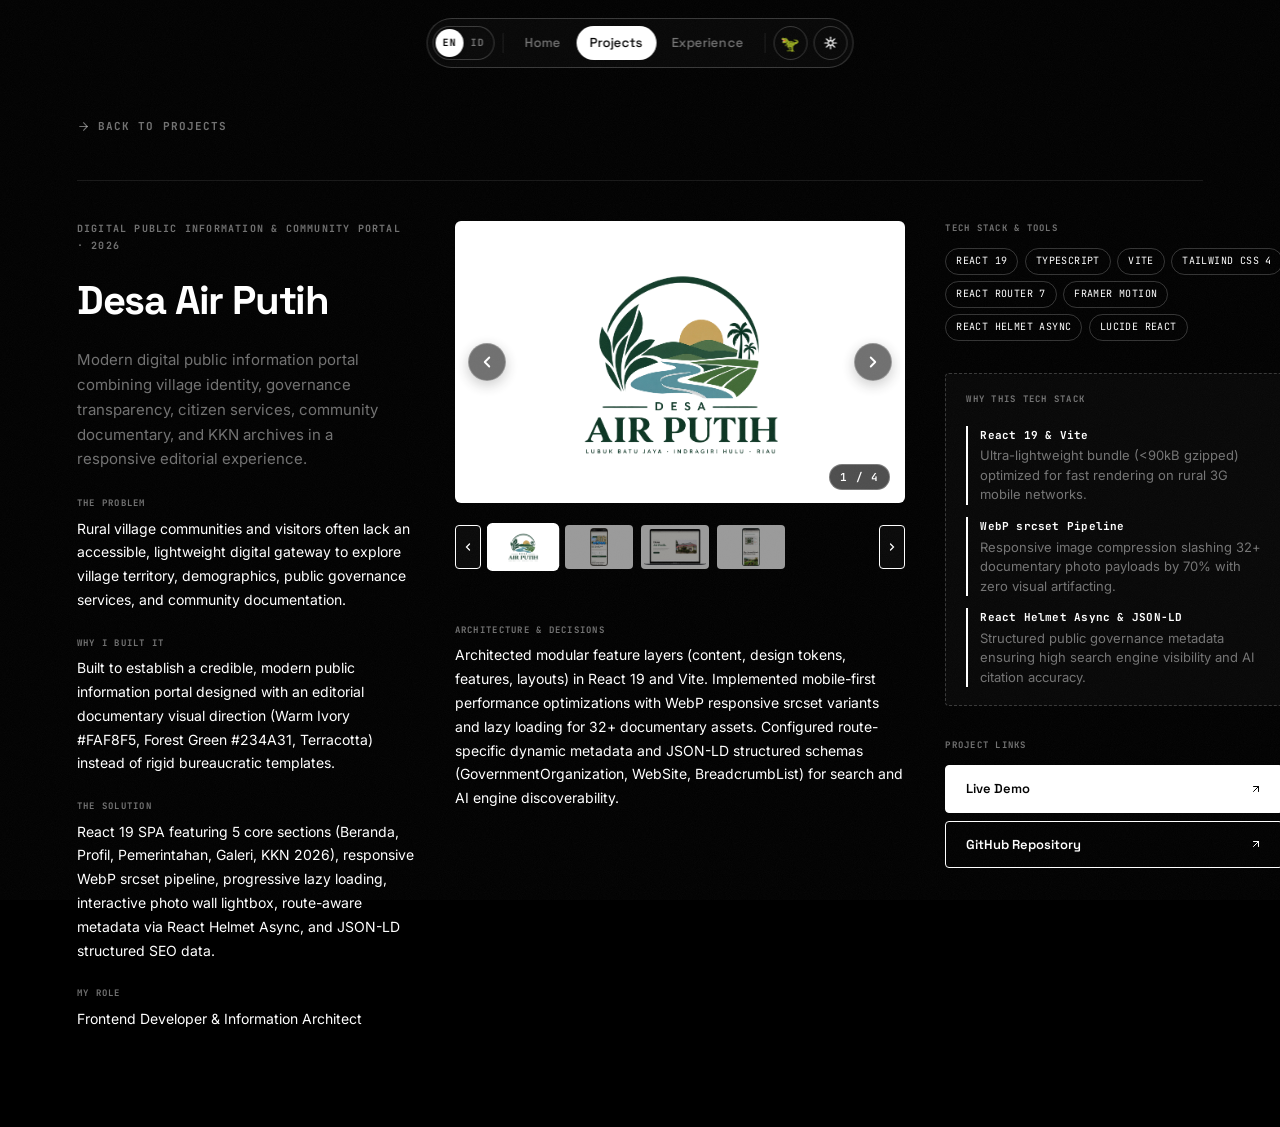
<file: pages/projects/desa-air-putih.html>
<!DOCTYPE html>
<html lang="en" data-theme="dark">
<head>
  <meta charset="UTF-8">
  <meta name="viewport" content="width=device-width, initial-scale=1.0">
  <title>Desa Air Putih — Erliandika Syahputra | Software Engineer</title>
  <meta name="description" content="Modern digital public information portal combining village identity, governance transparency, citizen services, community documentary, and KKN archives in a responsive editorial experience.">
  <meta name="author" content="Erliandika Syahputra">
  <link rel="canonical" href="https://erliandikasyahputra.vercel.app/pages/projects/desa-air-putih.html">

  <!-- Open Graph / Facebook -->
  <meta property="og:type" content="article">
  <meta property="og:url" content="https://erliandikasyahputra.vercel.app/pages/projects/desa-air-putih.html">
  <meta property="og:site_name" content="Erliandika Syahputra Portfolio">
  <meta property="og:title" content="Desa Air Putih — Erliandika Syahputra | Software Engineer">
  <meta property="og:description" content="Modern digital public information portal combining village identity, governance transparency, citizen services, community documentary, and KKN archives in a responsive editorial experience.">
  <meta property="og:image" content="https://erliandikasyahputra.vercel.app/assets/images/projects/desaairputih-laptop.webp">
  <meta property="og:locale" content="en_US">

  <!-- Twitter Card -->
  <meta name="twitter:card" content="summary_large_image">
  <meta name="twitter:url" content="https://erliandikasyahputra.vercel.app/pages/projects/desa-air-putih.html">
  <meta name="twitter:title" content="Desa Air Putih — Erliandika Syahputra | Software Engineer">
  <meta name="twitter:description" content="Modern digital public information portal combining village identity, governance transparency, citizen services, community documentary, and KKN archives in a responsive editorial experience.">
  <meta name="twitter:image" content="https://erliandikasyahputra.vercel.app/assets/images/projects/desaairputih-laptop.webp">

  <!-- Structured Data: WebApplication Schema -->
  <script type="application/ld+json">
{
  "@context": "https://schema.org",
  "@type": "WebApplication",
  "name": "Desa Air Putih",
  "description": "Modern digital public information portal combining village identity, governance transparency, citizen services, community documentary, and KKN archives in a responsive editorial experience.",
  "url": "https://erliandikasyahputra.vercel.app/pages/projects/desa-air-putih.html",
  "image": "https://erliandikasyahputra.vercel.app/assets/images/projects/desaairputih-laptop.webp",
  "operatingSystem": "Web Browser",
  "applicationCategory": "Digital Public Information & Community Portal",
  "author": {
    "@type": "Person",
    "@id": "https://erliandikasyahputra.vercel.app/#person",
    "name": "Erliandika Syahputra",
    "url": "https://erliandikasyahputra.vercel.app/",
    "jobTitle": "Software Engineer"
  }
}
  </script>

  <link rel="icon" href="../../assets/images/web_logo-removebg-preview (1).webp" type="image/webp">
  <link rel="preconnect" href="https://fonts.googleapis.com">
  <link rel="preconnect" href="https://fonts.gstatic.com" crossorigin>
  <link rel="preload" as="style" href="https://fonts.googleapis.com/css2?family=Space+Grotesk:wght@300;400;500;600;700&family=Inter:ital,opsz,wght@0,14..32,300;0,14..32,400;0,14..32,500;1,14..32,400&family=JetBrains+Mono:wght@400;500;600;700&display=swap" onload="this.onload=null;this.rel='stylesheet'">
  <noscript><link rel="stylesheet" href="https://fonts.googleapis.com/css2?family=Space+Grotesk:wght@300;400;500;600;700&family=Inter:ital,opsz,wght@0,14..32,300;0,14..32,400;0,14..32,500;1,14..32,400&family=JetBrains+Mono:wght@400;500;600;700&display=swap"></noscript>
  <link rel="stylesheet" href="../../assets/css/style.css">
  <script>try{var t=localStorage.getItem('portfolio-theme');if(t)document.documentElement.setAttribute('data-theme',t);}catch(e){}</script>
</head>
<body>

<div class="grain" aria-hidden="true"></div>
<canvas id="cursor-canvas" aria-hidden="true"></canvas>

<!-- ═══ NAVBAR ══════════════════════════════════════════════ -->
<nav class="navbar" role="navigation" aria-label="Main navigation">
  <button class="navbar__lang-pill" id="langToggle" aria-label="Switch language" data-i18n-aria-label="aria_lang_switch" type="button">
    <span class="navbar__lang-pill__track">
      <span class="navbar__lang-pill__opt" data-lang="en">EN</span>
      <span class="navbar__lang-pill__opt" data-lang="id">ID</span>
    </span>
  </button>
  <div class="navbar__divider" aria-hidden="true"></div>
  <ul class="navbar__links" role="list">
    <li>
      <a href="../../index.html" class="navbar__link" aria-label="Home" data-i18n-aria-label="nav_home">
        <svg class="nav-icon" width="15" height="15" viewBox="0 0 24 24" fill="none" stroke="currentColor" stroke-width="2" stroke-linecap="round" stroke-linejoin="round" aria-hidden="true"><path d="m3 9 9-7 9 7v11a2 2 0 0 1-2 2H5a2 2 0 0 1-2-2z"/><polyline points="9 22 9 12 15 12 15 22"/></svg>
        <span class="nav-label" data-i18n="nav_home">Home</span>
      </a>
    </li>
    <li>
      <a href="../projects.html" class="navbar__link active" aria-current="page" aria-label="Projects" data-i18n-aria-label="nav_projects">
        <svg class="nav-icon" width="15" height="15" viewBox="0 0 24 24" fill="none" stroke="currentColor" stroke-width="2" stroke-linecap="round" stroke-linejoin="round" aria-hidden="true"><rect x="2" y="7" width="20" height="14" rx="2" ry="2"/><path d="M16 21V5a2 2 0 0 0-2-2h-4a2 2 0 0 0-2 2v16"/></svg>
        <span class="nav-label" data-i18n="nav_projects">Projects</span>
      </a>
    </li>
    <li>
      <a href="../experience.html" class="navbar__link" aria-label="Experience" data-i18n-aria-label="nav_experience">
        <svg class="nav-icon" width="15" height="15" viewBox="0 0 24 24" fill="none" stroke="currentColor" stroke-width="2" stroke-linecap="round" stroke-linejoin="round" aria-hidden="true"><circle cx="12" cy="12" r="10"/><polygon points="16.24 7.76 14.12 14.12 7.76 16.24 9.88 9.88 16.24 7.76"/></svg>
        <span class="nav-label" data-i18n="nav_experience">Experience</span>
      </a>
    </li>
  </ul>
  <div class="navbar__divider" aria-hidden="true"></div>
  <button class="navbar__toggle" id="themeToggle" aria-label="Toggle colour theme" data-i18n-aria-label="aria_theme_toggle" type="button">
    <svg class="icon-sun"  width="14" height="14" viewBox="0 0 24 24" fill="none" stroke="currentColor" stroke-width="2" stroke-linecap="round" aria-hidden="true"><circle cx="12" cy="12" r="4"/><line x1="12" y1="2" x2="12" y2="6"/><line x1="12" y1="18" x2="12" y2="22"/><line x1="4.93" y1="4.93" x2="7.76" y2="7.76"/><line x1="16.24" y1="16.24" x2="19.07" y2="19.07"/><line x1="2" y1="12" x2="6" y2="12"/><line x1="18" y1="12" x2="22" y2="12"/><line x1="4.93" y1="19.07" x2="7.76" y2="16.24"/><line x1="16.24" y1="7.76" x2="19.07" y2="4.93"/></svg>
    <svg class="icon-moon" width="14" height="14" viewBox="0 0 24 24" fill="none" stroke="currentColor" stroke-width="2" stroke-linecap="round" aria-hidden="true"><path d="M21 12.79A9 9 0 1 1 11.21 3 7 7 0 0 0 21 12.79z"/></svg>
  </button>
  <button class="navbar__menu-btn" id="mobileMenuBtn" aria-label="Open menu" data-i18n-aria-label="aria_menu_open" aria-expanded="false" type="button">
    <svg width="15" height="15" viewBox="0 0 24 24" fill="none" stroke="currentColor" stroke-width="2" stroke-linecap="round" aria-hidden="true"><line x1="3" y1="6" x2="21" y2="6"/><line x1="3" y1="12" x2="21" y2="12"/><line x1="3" y1="18" x2="21" y2="18"/></svg>
  </button>
</nav>

<div class="mobile-nav" id="mobileNav" role="dialog" aria-modal="true">
  <button class="mobile-nav__close" id="mobileNavClose" aria-label="Close menu" data-i18n-aria-label="aria_menu_close" type="button">
    <svg width="15" height="15" viewBox="0 0 24 24" fill="none" stroke="currentColor" stroke-width="2" stroke-linecap="round" aria-hidden="true"><line x1="18" y1="6" x2="6" y2="18"/><line x1="6" y1="6" x2="18" y2="18"/></svg>
  </button>
  <a href="../../index.html" class="mobile-nav__link" data-mnav data-i18n="nav_home">Home</a>
  <a href="../projects.html" class="mobile-nav__link" data-mnav data-i18n="nav_projects">Projects</a>
  <a href="../experience.html" class="mobile-nav__link" data-mnav data-i18n="nav_experience">Experience</a>
  <div class="mobile-nav__bottom">
    <button class="navbar__lang-pill" id="langToggleMobile" aria-label="Switch language" data-i18n-aria-label="aria_lang_switch" type="button">
      <span class="navbar__lang-pill__track">
        <span class="navbar__lang-pill__opt" data-lang="en">EN</span>
        <span class="navbar__lang-pill__opt" data-lang="id">ID</span>
      </span>
    </button>
    <button class="navbar__toggle" id="themeToggleMobile" aria-label="Toggle theme" data-i18n-aria-label="aria_theme_toggle" type="button">
      <svg class="icon-sun"  width="14" height="14" viewBox="0 0 24 24" fill="none" stroke="currentColor" stroke-width="2" stroke-linecap="round" aria-hidden="true"><circle cx="12" cy="12" r="4"/></svg>
      <svg class="icon-moon" width="14" height="14" viewBox="0 0 24 24" fill="none" stroke="currentColor" stroke-width="2" stroke-linecap="round" aria-hidden="true"><path d="M21 12.79A9 9 0 1 1 11.21 3 7 7 0 0 0 21 12.79z"/></svg>
    </button>
  </div>
</div>

<main>
  <div class="pdetail container" id="pdetailRoot">
    <div class="pdetail__header">
      <a href="../projects.html" class="pdetail__back-link">
        <svg width="13" height="13" viewBox="0 0 24 24" fill="none" stroke="currentColor" stroke-width="2" stroke-linecap="round"><line x1="19" y1="12" x2="5" y2="12"/><polyline points="12 5 19 12 12 19"/></svg>
        <span data-i18n="pdetail_back">Back to projects</span>
      </a>
    </div>

    <div class="pdetail__grid">
      <!-- 30% LEFT: WHY / STORY -->
      <div class="pdetail__col-story">
        <div class="pdetail__meta-tag">DIGITAL PUBLIC INFORMATION & COMMUNITY PORTAL · 2026</div>
        <h1 class="pdetail__title">Desa Air Putih</h1>
        <p class="pdetail__lead">Modern digital public information portal combining village identity, governance transparency, citizen services, community documentary, and KKN archives in a responsive editorial experience.</p>

        <div class="pdetail__story-block">
          <h2 class="pdetail__sec-label" data-i18n="modal_label_problem">THE PROBLEM</h2>
          <p class="pdetail__sec-text">Rural village communities and visitors often lack an accessible, lightweight digital gateway to explore village territory, demographics, public governance services, and community documentation.</p>
        </div>

        <div class="pdetail__story-block">
          <h2 class="pdetail__sec-label" data-i18n="modal_label_why">WHY I BUILT IT</h2>
          <p class="pdetail__sec-text">Built to establish a credible, modern public information portal designed with an editorial documentary visual direction (Warm Ivory #FAF8F5, Forest Green #234A31, Terracotta) instead of rigid bureaucratic templates.</p>
        </div>

        <div class="pdetail__story-block">
          <h2 class="pdetail__sec-label" data-i18n="modal_label_solution">THE SOLUTION</h2>
          <p class="pdetail__sec-text">React 19 SPA featuring 5 core sections (Beranda, Profil, Pemerintahan, Galeri, KKN 2026), responsive WebP srcset pipeline, progressive lazy loading, interactive photo wall lightbox, route-aware metadata via React Helmet Async, and JSON-LD structured SEO data.</p>
        </div>

        <div class="pdetail__story-block">
          <h2 class="pdetail__sec-label" data-i18n="modal_label_role">MY ROLE</h2>
          <p class="pdetail__sec-text">Frontend Developer & Information Architect</p>
        </div>
      </div>

      <!-- 40% CENTER: SHOWCASE -->
      <div class="pdetail__col-showcase">
        <div class="pdetail__showcase-main" id="showcaseMainWrap">
          <img id="showcaseMainImg" src="../../assets/images/projects/desaairputih-laptop.webp" alt="Desa Air Putih showcase" loading="eager" decoding="async" class="pdetail__main-img">
        </div>

        <div class="pdetail__story-block" style="margin-top: 2rem;">
          <h2 class="pdetail__sec-label" data-i18n="architecture_label">ARCHITECTURE &amp; DECISIONS</h2>
          <p class="pdetail__sec-text">Architected modular feature layers (content, design tokens, features, layouts) in React 19 and Vite. Implemented mobile-first performance optimizations with WebP responsive srcset variants and lazy loading for 32+ documentary assets. Configured route-specific dynamic metadata and JSON-LD structured schemas (GovernmentOrganization, WebSite, BreadcrumbList) for search and AI engine discoverability.</p>
        </div>
      </div>

      <!-- 30% RIGHT: TECH + LINKS -->
      <div class="pdetail__col-tech">
        <div class="pdetail__tech-box">
          <h2 class="pdetail__sec-label" data-i18n="modal_label_tech_stack">TECH STACK &amp; TOOLS</h2>
          <div class="pdetail__tech-badges">
            <span class="pdetail__tech-pill">React 19</span><span class="pdetail__tech-pill">TypeScript</span><span class="pdetail__tech-pill">Vite</span><span class="pdetail__tech-pill">Tailwind CSS 4</span><span class="pdetail__tech-pill">React Router 7</span><span class="pdetail__tech-pill">Framer Motion</span><span class="pdetail__tech-pill">React Helmet Async</span><span class="pdetail__tech-pill">Lucide React</span>
          </div>
        </div>

        <div class="pdetail__tech-box pmodal__rationale-box">
          <h2 class="pdetail__sec-label" data-i18n="modal_label_why_tech">WHY THIS TECH STACK</h2>
          <div class="pmodal__rationale-grid">
            <div class="pmodal__rationale-item"><span class="pmodal__rationale-tech">React 19 & Vite</span><span class="pmodal__rationale-reason">Ultra-lightweight bundle (<90kB gzipped) optimized for fast rendering on rural 3G mobile networks.</span></div><div class="pmodal__rationale-item"><span class="pmodal__rationale-tech">WebP srcset Pipeline</span><span class="pmodal__rationale-reason">Responsive image compression slashing 32+ documentary photo payloads by 70% with zero visual artifacting.</span></div><div class="pmodal__rationale-item"><span class="pmodal__rationale-tech">React Helmet Async & JSON-LD</span><span class="pmodal__rationale-reason">Structured public governance metadata ensuring high search engine visibility and AI citation accuracy.</span></div>
          </div>
        </div>

        <div class="pdetail__links-box">
          <h2 class="pdetail__sec-label" data-i18n="pdetail_links_label">PROJECT LINKS</h2>
          <div class="pdetail__actions">
            <a href="../../404.html" class="pdetail__btn primary" aria-label="Visit Live Demo for Desa Air Putih">
              <span data-i18n="modal_btn_live_demo">Live Demo</span>
              <svg width="12" height="12" viewBox="0 0 24 24" fill="none" stroke="currentColor" stroke-width="2" stroke-linecap="round"><path d="M7 17L17 7M17 7H7M17 7v10"/></svg>
            </a>
            <a href="https://github.com/Erliandikasyahputraa/web-profil-inhu-kkndesaputih" target="_blank" rel="noopener noreferrer" class="pdetail__btn secondary" aria-label="Visit GitHub repository for Desa Air Putih"><span data-i18n="modal_btn_github">GitHub Repository</span><svg width="12" height="12" viewBox="0 0 24 24" fill="none" stroke="currentColor" stroke-width="2" stroke-linecap="round"><path d="M7 17L17 7M17 7H7M17 7v10"/></svg></a>
          </div>
        </div>
      </div>
    </div>
  </div>
</main>

<div class="showcase-popup" id="showcasePopup" aria-hidden="true" role="tooltip"></div>

<script defer src="../../assets/js/data.js"></script>
<script defer src="../../assets/js/lang.js"></script>
<script defer src="../../assets/js/theme.js"></script>
<script defer src="../../assets/js/cursor.js"></script>
<script defer src="../../assets/js/app.js"></script>
</body>
</html>
</file>
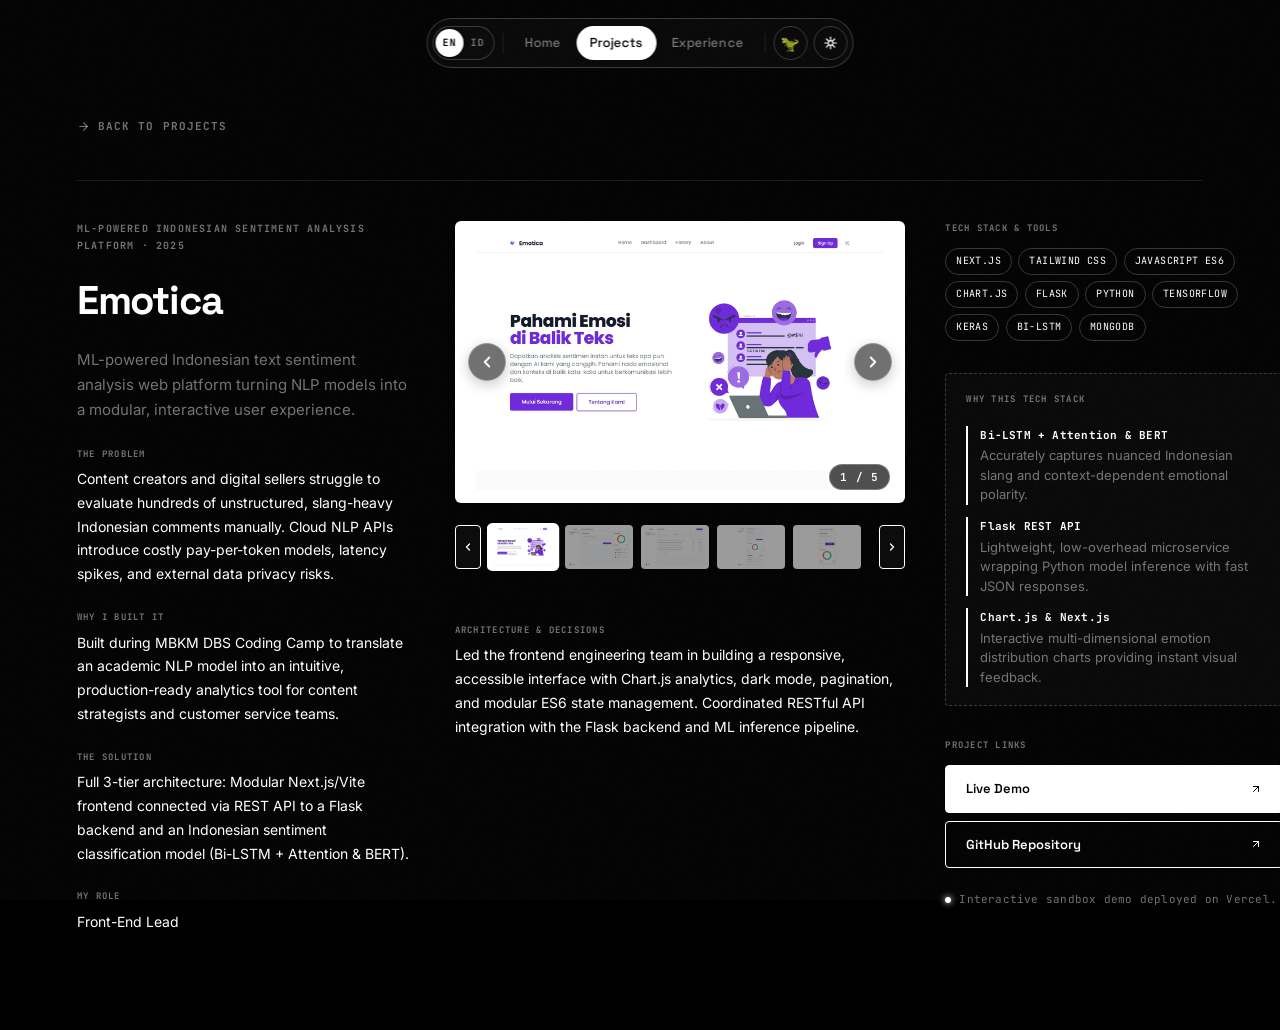
<file: pages/projects/emotica.html>
<!DOCTYPE html>
<html lang="en" data-theme="dark">
<head>
  <meta charset="UTF-8">
  <meta name="viewport" content="width=device-width, initial-scale=1.0">
  <title>Emotica — Erliandika Syahputra | Software Engineer</title>
  <meta name="description" content="ML-powered Indonesian text sentiment analysis web platform turning NLP models into a modular, interactive user experience.">
  <meta name="author" content="Erliandika Syahputra">
  <link rel="canonical" href="https://erliandikasyahputra.vercel.app/pages/projects/emotica.html">

  <!-- Open Graph / Facebook -->
  <meta property="og:type" content="article">
  <meta property="og:url" content="https://erliandikasyahputra.vercel.app/pages/projects/emotica.html">
  <meta property="og:site_name" content="Erliandika Syahputra Portfolio">
  <meta property="og:title" content="Emotica — Erliandika Syahputra | Software Engineer">
  <meta property="og:description" content="ML-powered Indonesian text sentiment analysis web platform turning NLP models into a modular, interactive user experience.">
  <meta property="og:image" content="https://erliandikasyahputra.vercel.app/assets/images/projects/emotica-laptop.webp">
  <meta property="og:locale" content="en_US">

  <!-- Twitter Card -->
  <meta name="twitter:card" content="summary_large_image">
  <meta name="twitter:url" content="https://erliandikasyahputra.vercel.app/pages/projects/emotica.html">
  <meta name="twitter:title" content="Emotica — Erliandika Syahputra | Software Engineer">
  <meta name="twitter:description" content="ML-powered Indonesian text sentiment analysis web platform turning NLP models into a modular, interactive user experience.">
  <meta name="twitter:image" content="https://erliandikasyahputra.vercel.app/assets/images/projects/emotica-laptop.webp">

  <!-- Structured Data: WebApplication Schema -->
  <script type="application/ld+json">
{
  "@context": "https://schema.org",
  "@type": "WebApplication",
  "name": "Emotica",
  "description": "ML-powered Indonesian text sentiment analysis web platform turning NLP models into a modular, interactive user experience.",
  "url": "https://erliandikasyahputra.vercel.app/pages/projects/emotica.html",
  "image": "https://erliandikasyahputra.vercel.app/assets/images/projects/emotica-laptop.webp",
  "operatingSystem": "Web Browser",
  "applicationCategory": "ML-Powered Indonesian Sentiment Analysis Platform",
  "author": {
    "@type": "Person",
    "@id": "https://erliandikasyahputra.vercel.app/#person",
    "name": "Erliandika Syahputra",
    "url": "https://erliandikasyahputra.vercel.app/",
    "jobTitle": "Software Engineer"
  }
}
  </script>

  <link rel="icon" href="../../assets/images/web_logo-removebg-preview (1).webp" type="image/webp">
  <link rel="preconnect" href="https://fonts.googleapis.com">
  <link rel="preconnect" href="https://fonts.gstatic.com" crossorigin>
  <link rel="preload" as="style" href="https://fonts.googleapis.com/css2?family=Space+Grotesk:wght@300;400;500;600;700&family=Inter:ital,opsz,wght@0,14..32,300;0,14..32,400;0,14..32,500;1,14..32,400&family=JetBrains+Mono:wght@400;500;600;700&display=swap" onload="this.onload=null;this.rel='stylesheet'">
  <noscript><link rel="stylesheet" href="https://fonts.googleapis.com/css2?family=Space+Grotesk:wght@300;400;500;600;700&family=Inter:ital,opsz,wght@0,14..32,300;0,14..32,400;0,14..32,500;1,14..32,400&family=JetBrains+Mono:wght@400;500;600;700&display=swap"></noscript>
  <link rel="stylesheet" href="../../assets/css/style.css">
  <script>try{var t=localStorage.getItem('portfolio-theme');if(t)document.documentElement.setAttribute('data-theme',t);}catch(e){}</script>
</head>
<body>

<div class="grain" aria-hidden="true"></div>
<canvas id="cursor-canvas" aria-hidden="true"></canvas>

<!-- ═══ NAVBAR ══════════════════════════════════════════════ -->
<nav class="navbar" role="navigation" aria-label="Main navigation">
  <button class="navbar__lang-pill" id="langToggle" aria-label="Switch language" data-i18n-aria-label="aria_lang_switch" type="button">
    <span class="navbar__lang-pill__track">
      <span class="navbar__lang-pill__opt" data-lang="en">EN</span>
      <span class="navbar__lang-pill__opt" data-lang="id">ID</span>
    </span>
  </button>
  <div class="navbar__divider" aria-hidden="true"></div>
  <ul class="navbar__links" role="list">
    <li>
      <a href="../../index.html" class="navbar__link" aria-label="Home" data-i18n-aria-label="nav_home">
        <svg class="nav-icon" width="15" height="15" viewBox="0 0 24 24" fill="none" stroke="currentColor" stroke-width="2" stroke-linecap="round" stroke-linejoin="round" aria-hidden="true"><path d="m3 9 9-7 9 7v11a2 2 0 0 1-2 2H5a2 2 0 0 1-2-2z"/><polyline points="9 22 9 12 15 12 15 22"/></svg>
        <span class="nav-label" data-i18n="nav_home">Home</span>
      </a>
    </li>
    <li>
      <a href="../projects.html" class="navbar__link active" aria-current="page" aria-label="Projects" data-i18n-aria-label="nav_projects">
        <svg class="nav-icon" width="15" height="15" viewBox="0 0 24 24" fill="none" stroke="currentColor" stroke-width="2" stroke-linecap="round" stroke-linejoin="round" aria-hidden="true"><rect x="2" y="7" width="20" height="14" rx="2" ry="2"/><path d="M16 21V5a2 2 0 0 0-2-2h-4a2 2 0 0 0-2 2v16"/></svg>
        <span class="nav-label" data-i18n="nav_projects">Projects</span>
      </a>
    </li>
    <li>
      <a href="../experience.html" class="navbar__link" aria-label="Experience" data-i18n-aria-label="nav_experience">
        <svg class="nav-icon" width="15" height="15" viewBox="0 0 24 24" fill="none" stroke="currentColor" stroke-width="2" stroke-linecap="round" stroke-linejoin="round" aria-hidden="true"><circle cx="12" cy="12" r="10"/><polygon points="16.24 7.76 14.12 14.12 7.76 16.24 9.88 9.88 16.24 7.76"/></svg>
        <span class="nav-label" data-i18n="nav_experience">Experience</span>
      </a>
    </li>
  </ul>
  <div class="navbar__divider" aria-hidden="true"></div>
  <button class="navbar__toggle" id="themeToggle" aria-label="Toggle colour theme" data-i18n-aria-label="aria_theme_toggle" type="button">
    <svg class="icon-sun"  width="14" height="14" viewBox="0 0 24 24" fill="none" stroke="currentColor" stroke-width="2" stroke-linecap="round" aria-hidden="true"><circle cx="12" cy="12" r="4"/><line x1="12" y1="2" x2="12" y2="6"/><line x1="12" y1="18" x2="12" y2="22"/><line x1="4.93" y1="4.93" x2="7.76" y2="7.76"/><line x1="16.24" y1="16.24" x2="19.07" y2="19.07"/><line x1="2" y1="12" x2="6" y2="12"/><line x1="18" y1="12" x2="22" y2="12"/><line x1="4.93" y1="19.07" x2="7.76" y2="16.24"/><line x1="16.24" y1="7.76" x2="19.07" y2="4.93"/></svg>
    <svg class="icon-moon" width="14" height="14" viewBox="0 0 24 24" fill="none" stroke="currentColor" stroke-width="2" stroke-linecap="round" aria-hidden="true"><path d="M21 12.79A9 9 0 1 1 11.21 3 7 7 0 0 0 21 12.79z"/></svg>
  </button>
  <button class="navbar__menu-btn" id="mobileMenuBtn" aria-label="Open menu" data-i18n-aria-label="aria_menu_open" aria-expanded="false" type="button">
    <svg width="15" height="15" viewBox="0 0 24 24" fill="none" stroke="currentColor" stroke-width="2" stroke-linecap="round" aria-hidden="true"><line x1="3" y1="6" x2="21" y2="6"/><line x1="3" y1="12" x2="21" y2="12"/><line x1="3" y1="18" x2="21" y2="18"/></svg>
  </button>
</nav>

<div class="mobile-nav" id="mobileNav" role="dialog" aria-modal="true">
  <button class="mobile-nav__close" id="mobileNavClose" aria-label="Close menu" data-i18n-aria-label="aria_menu_close" type="button">
    <svg width="15" height="15" viewBox="0 0 24 24" fill="none" stroke="currentColor" stroke-width="2" stroke-linecap="round" aria-hidden="true"><line x1="18" y1="6" x2="6" y2="18"/><line x1="6" y1="6" x2="18" y2="18"/></svg>
  </button>
  <a href="../../index.html" class="mobile-nav__link" data-mnav data-i18n="nav_home">Home</a>
  <a href="../projects.html" class="mobile-nav__link" data-mnav data-i18n="nav_projects">Projects</a>
  <a href="../experience.html" class="mobile-nav__link" data-mnav data-i18n="nav_experience">Experience</a>
  <div class="mobile-nav__bottom">
    <button class="navbar__lang-pill" id="langToggleMobile" aria-label="Switch language" data-i18n-aria-label="aria_lang_switch" type="button">
      <span class="navbar__lang-pill__track">
        <span class="navbar__lang-pill__opt" data-lang="en">EN</span>
        <span class="navbar__lang-pill__opt" data-lang="id">ID</span>
      </span>
    </button>
    <button class="navbar__toggle" id="themeToggleMobile" aria-label="Toggle theme" data-i18n-aria-label="aria_theme_toggle" type="button">
      <svg class="icon-sun"  width="14" height="14" viewBox="0 0 24 24" fill="none" stroke="currentColor" stroke-width="2" stroke-linecap="round" aria-hidden="true"><circle cx="12" cy="12" r="4"/></svg>
      <svg class="icon-moon" width="14" height="14" viewBox="0 0 24 24" fill="none" stroke="currentColor" stroke-width="2" stroke-linecap="round" aria-hidden="true"><path d="M21 12.79A9 9 0 1 1 11.21 3 7 7 0 0 0 21 12.79z"/></svg>
    </button>
  </div>
</div>

<main>
  <div class="pdetail container" id="pdetailRoot">
    <div class="pdetail__header">
      <a href="../projects.html" class="pdetail__back-link">
        <svg width="13" height="13" viewBox="0 0 24 24" fill="none" stroke="currentColor" stroke-width="2" stroke-linecap="round"><line x1="19" y1="12" x2="5" y2="12"/><polyline points="12 5 19 12 12 19"/></svg>
        <span data-i18n="pdetail_back">Back to projects</span>
      </a>
    </div>

    <div class="pdetail__grid">
      <!-- 30% LEFT: WHY / STORY -->
      <div class="pdetail__col-story">
        <div class="pdetail__meta-tag">ML-POWERED INDONESIAN SENTIMENT ANALYSIS PLATFORM · 2025</div>
        <h1 class="pdetail__title">Emotica</h1>
        <p class="pdetail__lead">ML-powered Indonesian text sentiment analysis web platform turning NLP models into a modular, interactive user experience.</p>

        <div class="pdetail__story-block">
          <h2 class="pdetail__sec-label" data-i18n="modal_label_problem">THE PROBLEM</h2>
          <p class="pdetail__sec-text">Content creators, online sellers, and young audiences struggle to quickly analyze and understand emotional tones and audience feedback from unstructured Indonesian text.</p>
        </div>

        <div class="pdetail__story-block">
          <h2 class="pdetail__sec-label" data-i18n="modal_label_why">WHY I BUILT IT</h2>
          <p class="pdetail__sec-text">Developed for MBKM DBS Coding Camp 2025 to productize an NLP pipeline into a fast, user-facing web application with real-time visualization and history tracking.</p>
        </div>

        <div class="pdetail__story-block">
          <h2 class="pdetail__sec-label" data-i18n="modal_label_solution">THE SOLUTION</h2>
          <p class="pdetail__sec-text">Full 3-tier architecture: Modular Next.js/Vite frontend connected via REST API to a Flask backend and an Indonesian sentiment classification model (Bi-LSTM + Attention & BERT).</p>
        </div>

        <div class="pdetail__story-block">
          <h2 class="pdetail__sec-label" data-i18n="modal_label_role">MY ROLE</h2>
          <p class="pdetail__sec-text">Front-End Lead</p>
        </div>
      </div>

      <!-- 40% CENTER: SHOWCASE -->
      <div class="pdetail__col-showcase">
        <div class="pdetail__showcase-main" id="showcaseMainWrap">
          <img id="showcaseMainImg" src="../../assets/images/projects/emotica-laptop.webp" alt="Emotica showcase" loading="eager" decoding="async" class="pdetail__main-img">
        </div>

        <div class="pdetail__story-block" style="margin-top: 2rem;">
          <h2 class="pdetail__sec-label" data-i18n="architecture_label">ARCHITECTURE &amp; DECISIONS</h2>
          <p class="pdetail__sec-text">Led the frontend engineering team in building a responsive, accessible interface with Chart.js analytics, dark mode, pagination, and modular ES6 state management. Coordinated RESTful API integration with the Flask backend and ML inference pipeline.</p>
        </div>
      </div>

      <!-- 30% RIGHT: TECH + LINKS -->
      <div class="pdetail__col-tech">
        <div class="pdetail__tech-box">
          <h2 class="pdetail__sec-label" data-i18n="modal_label_tech_stack">TECH STACK &amp; TOOLS</h2>
          <div class="pdetail__tech-badges">
            <span class="pdetail__tech-pill">Next.js</span><span class="pdetail__tech-pill">Tailwind CSS</span><span class="pdetail__tech-pill">JavaScript ES6</span><span class="pdetail__tech-pill">Chart.js</span><span class="pdetail__tech-pill">Flask</span><span class="pdetail__tech-pill">Python</span><span class="pdetail__tech-pill">TensorFlow</span><span class="pdetail__tech-pill">Keras</span><span class="pdetail__tech-pill">Bi-LSTM</span><span class="pdetail__tech-pill">MongoDB</span>
          </div>
        </div>

        <div class="pdetail__tech-box pmodal__rationale-box">
          <h2 class="pdetail__sec-label" data-i18n="modal_label_why_tech">WHY THIS TECH STACK</h2>
          <div class="pmodal__rationale-grid">
            <div class="pmodal__rationale-item"><span class="pmodal__rationale-tech">Bi-LSTM + Attention & BERT</span><span class="pmodal__rationale-reason">Accurately captures nuanced Indonesian slang and context-dependent emotional polarity.</span></div><div class="pmodal__rationale-item"><span class="pmodal__rationale-tech">Flask REST API</span><span class="pmodal__rationale-reason">Lightweight, low-overhead microservice wrapping Python model inference with fast JSON responses.</span></div><div class="pmodal__rationale-item"><span class="pmodal__rationale-tech">Chart.js & Next.js</span><span class="pmodal__rationale-reason">Interactive multi-dimensional emotion distribution charts providing instant visual feedback.</span></div>
          </div>
        </div>

        <div class="pdetail__links-box">
          <h2 class="pdetail__sec-label" data-i18n="pdetail_links_label">PROJECT LINKS</h2>
          <div class="pdetail__actions">
            <a href="https://demo-emotica.vercel.app/" target="_blank" rel="noopener noreferrer" class="pdetail__btn primary" aria-label="Visit Live Demo for Emotica">
              <span data-i18n="modal_btn_live_demo">Live Demo</span>
              <svg width="12" height="12" viewBox="0 0 24 24" fill="none" stroke="currentColor" stroke-width="2" stroke-linecap="round"><path d="M7 17L17 7M17 7H7M17 7v10"/></svg>
            </a>
            <a href="https://github.com/Emotica-DBS" target="_blank" rel="noopener noreferrer" class="pdetail__btn secondary" aria-label="Visit GitHub repository for Emotica"><span data-i18n="modal_btn_github">GitHub Repository</span><svg width="12" height="12" viewBox="0 0 24 24" fill="none" stroke="currentColor" stroke-width="2" stroke-linecap="round"><path d="M7 17L17 7M17 7H7M17 7v10"/></svg></a>
          </div>
          <div class="pdetail__demo-notice" role="note">
            <span class="pdetail__demo-dot" aria-hidden="true"></span>
            <span data-i18n="demo_preview_note">Interactive sandbox demo deployed on Vercel.</span>
          </div>
        </div>
      </div>
    </div>
  </div>
</main>

<div class="showcase-popup" id="showcasePopup" aria-hidden="true" role="tooltip"></div>

<script defer src="../../assets/js/data.js"></script>
<script defer src="../../assets/js/lang.js"></script>
<script defer src="../../assets/js/theme.js"></script>
<script defer src="../../assets/js/cursor.js"></script>
<script defer src="../../assets/js/app.js"></script>
</body>
</html>
</file>
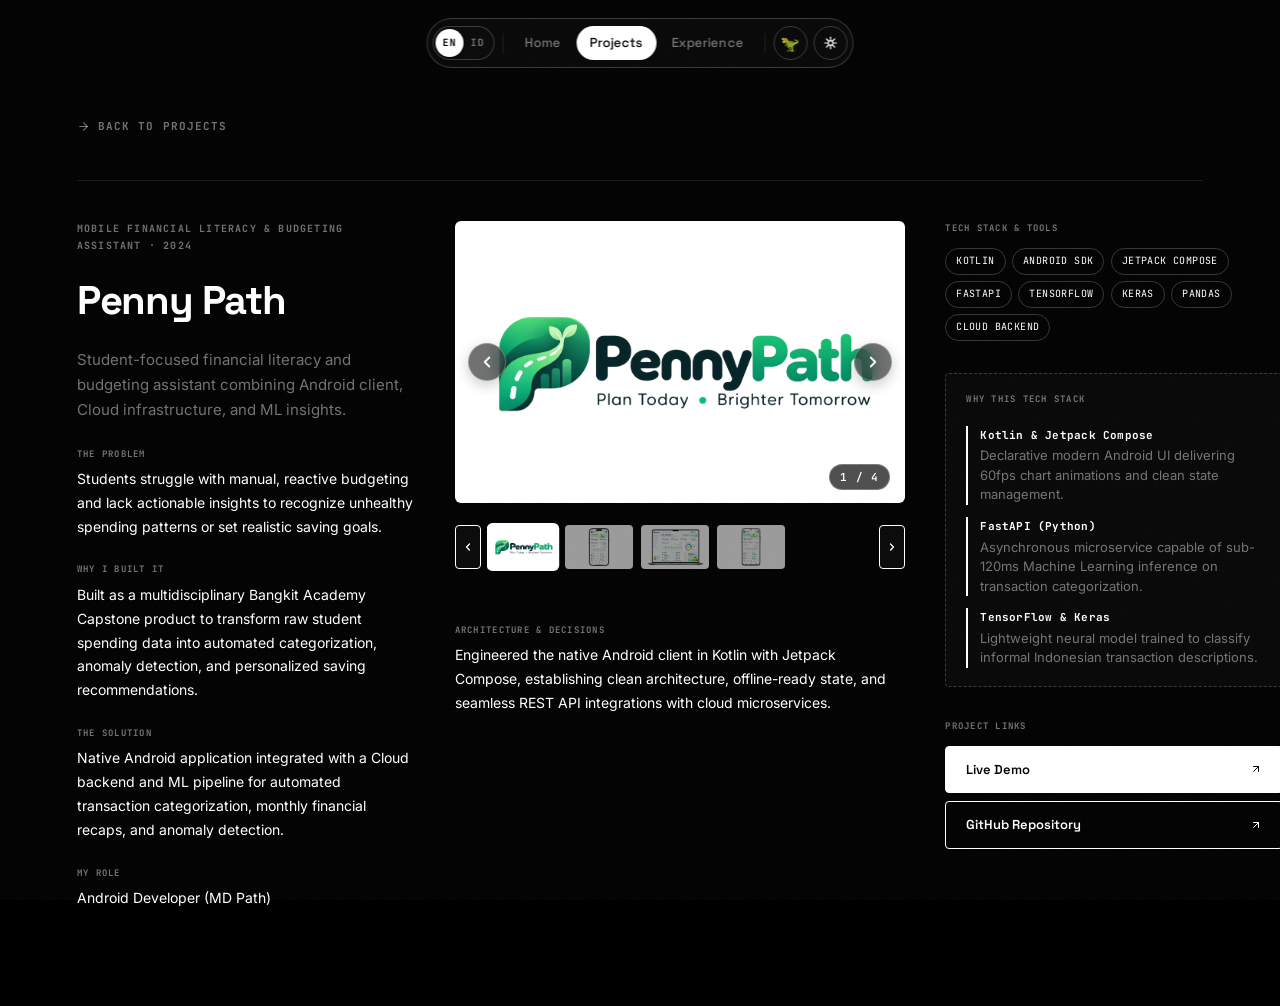
<file: pages/projects/penny-path.html>
<!DOCTYPE html>
<html lang="en" data-theme="dark">
<head>
  <meta charset="UTF-8">
  <meta name="viewport" content="width=device-width, initial-scale=1.0">
  <title>Penny Path — Erliandika Syahputra | Software Engineer</title>
  <meta name="description" content="Student-focused financial literacy and budgeting assistant combining Android client, Cloud infrastructure, and ML insights.">
  <meta name="author" content="Erliandika Syahputra">
  <link rel="canonical" href="https://erliandikasyahputra.vercel.app/pages/projects/penny-path.html">

  <!-- Open Graph / Facebook -->
  <meta property="og:type" content="article">
  <meta property="og:url" content="https://erliandikasyahputra.vercel.app/pages/projects/penny-path.html">
  <meta property="og:site_name" content="Erliandika Syahputra Portfolio">
  <meta property="og:title" content="Penny Path — Erliandika Syahputra | Software Engineer">
  <meta property="og:description" content="Student-focused financial literacy and budgeting assistant combining Android client, Cloud infrastructure, and ML insights.">
  <meta property="og:image" content="https://erliandikasyahputra.vercel.app/assets/images/projects/pennypath-laptop.webp">
  <meta property="og:locale" content="en_US">

  <!-- Twitter Card -->
  <meta name="twitter:card" content="summary_large_image">
  <meta name="twitter:url" content="https://erliandikasyahputra.vercel.app/pages/projects/penny-path.html">
  <meta name="twitter:title" content="Penny Path — Erliandika Syahputra | Software Engineer">
  <meta name="twitter:description" content="Student-focused financial literacy and budgeting assistant combining Android client, Cloud infrastructure, and ML insights.">
  <meta name="twitter:image" content="https://erliandikasyahputra.vercel.app/assets/images/projects/pennypath-laptop.webp">

  <!-- Structured Data: MobileApplication Schema -->
  <script type="application/ld+json">
{
  "@context": "https://schema.org",
  "@type": "MobileApplication",
  "name": "Penny Path",
  "description": "Student-focused financial literacy and budgeting assistant combining Android client, Cloud infrastructure, and ML insights.",
  "url": "https://erliandikasyahputra.vercel.app/pages/projects/penny-path.html",
  "image": "https://erliandikasyahputra.vercel.app/assets/images/projects/pennypath-laptop.webp",
  "operatingSystem": "Android",
  "applicationCategory": "Mobile Financial Literacy & Budgeting Assistant",
  "author": {
    "@type": "Person",
    "@id": "https://erliandikasyahputra.vercel.app/#person",
    "name": "Erliandika Syahputra",
    "url": "https://erliandikasyahputra.vercel.app/",
    "jobTitle": "Software Engineer"
  }
}
  </script>

  <link rel="icon" href="../../assets/images/web_logo-removebg-preview (1).webp" type="image/webp">
  <link rel="preconnect" href="https://fonts.googleapis.com">
  <link rel="preconnect" href="https://fonts.gstatic.com" crossorigin>
  <link rel="preload" as="style" href="https://fonts.googleapis.com/css2?family=Space+Grotesk:wght@300;400;500;600;700&family=Inter:ital,opsz,wght@0,14..32,300;0,14..32,400;0,14..32,500;1,14..32,400&family=JetBrains+Mono:wght@400;500;600;700&display=swap" onload="this.onload=null;this.rel='stylesheet'">
  <noscript><link rel="stylesheet" href="https://fonts.googleapis.com/css2?family=Space+Grotesk:wght@300;400;500;600;700&family=Inter:ital,opsz,wght@0,14..32,300;0,14..32,400;0,14..32,500;1,14..32,400&family=JetBrains+Mono:wght@400;500;600;700&display=swap"></noscript>
  <link rel="stylesheet" href="../../assets/css/style.css">
  <script>try{var t=localStorage.getItem('portfolio-theme');if(t)document.documentElement.setAttribute('data-theme',t);}catch(e){}</script>
</head>
<body>

<div class="grain" aria-hidden="true"></div>
<canvas id="cursor-canvas" aria-hidden="true"></canvas>

<!-- ═══ NAVBAR ══════════════════════════════════════════════ -->
<nav class="navbar" role="navigation" aria-label="Main navigation">
  <button class="navbar__lang-pill" id="langToggle" aria-label="Switch language" data-i18n-aria-label="aria_lang_switch" type="button">
    <span class="navbar__lang-pill__track">
      <span class="navbar__lang-pill__opt" data-lang="en">EN</span>
      <span class="navbar__lang-pill__opt" data-lang="id">ID</span>
    </span>
  </button>
  <div class="navbar__divider" aria-hidden="true"></div>
  <ul class="navbar__links" role="list">
    <li>
      <a href="../../index.html" class="navbar__link" aria-label="Home" data-i18n-aria-label="nav_home">
        <svg class="nav-icon" width="15" height="15" viewBox="0 0 24 24" fill="none" stroke="currentColor" stroke-width="2" stroke-linecap="round" stroke-linejoin="round" aria-hidden="true"><path d="m3 9 9-7 9 7v11a2 2 0 0 1-2 2H5a2 2 0 0 1-2-2z"/><polyline points="9 22 9 12 15 12 15 22"/></svg>
        <span class="nav-label" data-i18n="nav_home">Home</span>
      </a>
    </li>
    <li>
      <a href="../projects.html" class="navbar__link active" aria-current="page" aria-label="Projects" data-i18n-aria-label="nav_projects">
        <svg class="nav-icon" width="15" height="15" viewBox="0 0 24 24" fill="none" stroke="currentColor" stroke-width="2" stroke-linecap="round" stroke-linejoin="round" aria-hidden="true"><rect x="2" y="7" width="20" height="14" rx="2" ry="2"/><path d="M16 21V5a2 2 0 0 0-2-2h-4a2 2 0 0 0-2 2v16"/></svg>
        <span class="nav-label" data-i18n="nav_projects">Projects</span>
      </a>
    </li>
    <li>
      <a href="../experience.html" class="navbar__link" aria-label="Experience" data-i18n-aria-label="nav_experience">
        <svg class="nav-icon" width="15" height="15" viewBox="0 0 24 24" fill="none" stroke="currentColor" stroke-width="2" stroke-linecap="round" stroke-linejoin="round" aria-hidden="true"><circle cx="12" cy="12" r="10"/><polygon points="16.24 7.76 14.12 14.12 7.76 16.24 9.88 9.88 16.24 7.76"/></svg>
        <span class="nav-label" data-i18n="nav_experience">Experience</span>
      </a>
    </li>
  </ul>
  <div class="navbar__divider" aria-hidden="true"></div>
  <button class="navbar__toggle" id="themeToggle" aria-label="Toggle colour theme" data-i18n-aria-label="aria_theme_toggle" type="button">
    <svg class="icon-sun"  width="14" height="14" viewBox="0 0 24 24" fill="none" stroke="currentColor" stroke-width="2" stroke-linecap="round" aria-hidden="true"><circle cx="12" cy="12" r="4"/><line x1="12" y1="2" x2="12" y2="6"/><line x1="12" y1="18" x2="12" y2="22"/><line x1="4.93" y1="4.93" x2="7.76" y2="7.76"/><line x1="16.24" y1="16.24" x2="19.07" y2="19.07"/><line x1="2" y1="12" x2="6" y2="12"/><line x1="18" y1="12" x2="22" y2="12"/><line x1="4.93" y1="19.07" x2="7.76" y2="16.24"/><line x1="16.24" y1="7.76" x2="19.07" y2="4.93"/></svg>
    <svg class="icon-moon" width="14" height="14" viewBox="0 0 24 24" fill="none" stroke="currentColor" stroke-width="2" stroke-linecap="round" aria-hidden="true"><path d="M21 12.79A9 9 0 1 1 11.21 3 7 7 0 0 0 21 12.79z"/></svg>
  </button>
  <button class="navbar__menu-btn" id="mobileMenuBtn" aria-label="Open menu" data-i18n-aria-label="aria_menu_open" aria-expanded="false" type="button">
    <svg width="15" height="15" viewBox="0 0 24 24" fill="none" stroke="currentColor" stroke-width="2" stroke-linecap="round" aria-hidden="true"><line x1="3" y1="6" x2="21" y2="6"/><line x1="3" y1="12" x2="21" y2="12"/><line x1="3" y1="18" x2="21" y2="18"/></svg>
  </button>
</nav>

<div class="mobile-nav" id="mobileNav" role="dialog" aria-modal="true">
  <button class="mobile-nav__close" id="mobileNavClose" aria-label="Close menu" data-i18n-aria-label="aria_menu_close" type="button">
    <svg width="15" height="15" viewBox="0 0 24 24" fill="none" stroke="currentColor" stroke-width="2" stroke-linecap="round" aria-hidden="true"><line x1="18" y1="6" x2="6" y2="18"/><line x1="6" y1="6" x2="18" y2="18"/></svg>
  </button>
  <a href="../../index.html" class="mobile-nav__link" data-mnav data-i18n="nav_home">Home</a>
  <a href="../projects.html" class="mobile-nav__link" data-mnav data-i18n="nav_projects">Projects</a>
  <a href="../experience.html" class="mobile-nav__link" data-mnav data-i18n="nav_experience">Experience</a>
  <div class="mobile-nav__bottom">
    <button class="navbar__lang-pill" id="langToggleMobile" aria-label="Switch language" data-i18n-aria-label="aria_lang_switch" type="button">
      <span class="navbar__lang-pill__track">
        <span class="navbar__lang-pill__opt" data-lang="en">EN</span>
        <span class="navbar__lang-pill__opt" data-lang="id">ID</span>
      </span>
    </button>
    <button class="navbar__toggle" id="themeToggleMobile" aria-label="Toggle theme" data-i18n-aria-label="aria_theme_toggle" type="button">
      <svg class="icon-sun"  width="14" height="14" viewBox="0 0 24 24" fill="none" stroke="currentColor" stroke-width="2" stroke-linecap="round" aria-hidden="true"><circle cx="12" cy="12" r="4"/></svg>
      <svg class="icon-moon" width="14" height="14" viewBox="0 0 24 24" fill="none" stroke="currentColor" stroke-width="2" stroke-linecap="round" aria-hidden="true"><path d="M21 12.79A9 9 0 1 1 11.21 3 7 7 0 0 0 21 12.79z"/></svg>
    </button>
  </div>
</div>

<main>
  <div class="pdetail container" id="pdetailRoot">
    <div class="pdetail__header">
      <a href="../projects.html" class="pdetail__back-link">
        <svg width="13" height="13" viewBox="0 0 24 24" fill="none" stroke="currentColor" stroke-width="2" stroke-linecap="round"><line x1="19" y1="12" x2="5" y2="12"/><polyline points="12 5 19 12 12 19"/></svg>
        <span data-i18n="pdetail_back">Back to projects</span>
      </a>
    </div>

    <div class="pdetail__grid">
      <!-- 30% LEFT: WHY / STORY -->
      <div class="pdetail__col-story">
        <div class="pdetail__meta-tag">MOBILE FINANCIAL LITERACY & BUDGETING ASSISTANT · 2024</div>
        <h1 class="pdetail__title">Penny Path</h1>
        <p class="pdetail__lead">Student-focused financial literacy and budgeting assistant combining Android client, Cloud infrastructure, and ML insights.</p>

        <div class="pdetail__story-block">
          <h2 class="pdetail__sec-label" data-i18n="modal_label_problem">THE PROBLEM</h2>
          <p class="pdetail__sec-text">Students struggle with manual, reactive budgeting and lack actionable insights to recognize unhealthy spending patterns or set realistic saving goals.</p>
        </div>

        <div class="pdetail__story-block">
          <h2 class="pdetail__sec-label" data-i18n="modal_label_why">WHY I BUILT IT</h2>
          <p class="pdetail__sec-text">Built as a multidisciplinary Bangkit Academy Capstone product to transform raw student spending data into automated categorization, anomaly detection, and personalized saving recommendations.</p>
        </div>

        <div class="pdetail__story-block">
          <h2 class="pdetail__sec-label" data-i18n="modal_label_solution">THE SOLUTION</h2>
          <p class="pdetail__sec-text">Native Android application integrated with a Cloud backend and ML pipeline for automated transaction categorization, monthly financial recaps, and anomaly detection.</p>
        </div>

        <div class="pdetail__story-block">
          <h2 class="pdetail__sec-label" data-i18n="modal_label_role">MY ROLE</h2>
          <p class="pdetail__sec-text">Android Developer (Mobile Development Track)</p>
        </div>
      </div>

      <!-- 40% CENTER: SHOWCASE -->
      <div class="pdetail__col-showcase">
        <div class="pdetail__showcase-main" id="showcaseMainWrap">
          <img id="showcaseMainImg" src="../../assets/images/projects/pennypath-laptop.webp" alt="Penny Path showcase" loading="eager" decoding="async" class="pdetail__main-img">
        </div>

        <div class="pdetail__story-block" style="margin-top: 2rem;">
          <h2 class="pdetail__sec-label" data-i18n="architecture_label">ARCHITECTURE &amp; DECISIONS</h2>
          <p class="pdetail__sec-text">Engineered the native Android client in Kotlin with Jetpack Compose, establishing clean architecture, offline-ready state, and seamless REST API integrations with cloud microservices.</p>
        </div>
      </div>

      <!-- 30% RIGHT: TECH + LINKS -->
      <div class="pdetail__col-tech">
        <div class="pdetail__tech-box">
          <h2 class="pdetail__sec-label" data-i18n="modal_label_tech_stack">TECH STACK &amp; TOOLS</h2>
          <div class="pdetail__tech-badges">
            <span class="pdetail__tech-pill">Kotlin</span><span class="pdetail__tech-pill">Android SDK</span><span class="pdetail__tech-pill">Jetpack Compose</span><span class="pdetail__tech-pill">FastAPI</span><span class="pdetail__tech-pill">TensorFlow</span><span class="pdetail__tech-pill">Keras</span><span class="pdetail__tech-pill">Pandas</span><span class="pdetail__tech-pill">Cloud Backend</span>
          </div>
        </div>

        <div class="pdetail__tech-box pmodal__rationale-box">
          <h2 class="pdetail__sec-label" data-i18n="modal_label_why_tech">WHY THIS TECH STACK</h2>
          <div class="pmodal__rationale-grid">
            <div class="pmodal__rationale-item"><span class="pmodal__rationale-tech">Kotlin & Jetpack Compose</span><span class="pmodal__rationale-reason">Declarative modern Android UI delivering 60fps chart animations and clean state management.</span></div><div class="pmodal__rationale-item"><span class="pmodal__rationale-tech">FastAPI (Python)</span><span class="pmodal__rationale-reason">Asynchronous microservice capable of sub-120ms Machine Learning inference on transaction categorization.</span></div><div class="pmodal__rationale-item"><span class="pmodal__rationale-tech">TensorFlow & Keras</span><span class="pmodal__rationale-reason">Lightweight neural model trained to classify informal Indonesian transaction descriptions.</span></div>
          </div>
        </div>

        <div class="pdetail__links-box">
          <h2 class="pdetail__sec-label" data-i18n="pdetail_links_label">PROJECT LINKS</h2>
          <div class="pdetail__actions">
            <a href="../../404.html" class="pdetail__btn primary" aria-label="Visit Live Demo for Penny Path">
              <span data-i18n="modal_btn_live_demo">Live Demo</span>
              <svg width="12" height="12" viewBox="0 0 24 24" fill="none" stroke="currentColor" stroke-width="2" stroke-linecap="round"><path d="M7 17L17 7M17 7H7M17 7v10"/></svg>
            </a>
            <a href="https://github.com/Penny-Path-Bangkit" target="_blank" rel="noopener noreferrer" class="pdetail__btn secondary" aria-label="Visit GitHub repository for Penny Path"><span data-i18n="modal_btn_github">GitHub Repository</span><svg width="12" height="12" viewBox="0 0 24 24" fill="none" stroke="currentColor" stroke-width="2" stroke-linecap="round"><path d="M7 17L17 7M17 7H7M17 7v10"/></svg></a>
          </div>
        </div>
      </div>
    </div>
  </div>
</main>

<div class="showcase-popup" id="showcasePopup" aria-hidden="true" role="tooltip"></div>

<script defer src="../../assets/js/data.js"></script>
<script defer src="../../assets/js/lang.js"></script>
<script defer src="../../assets/js/theme.js"></script>
<script defer src="../../assets/js/cursor.js"></script>
<script defer src="../../assets/js/app.js"></script>
</body>
</html>
</file>
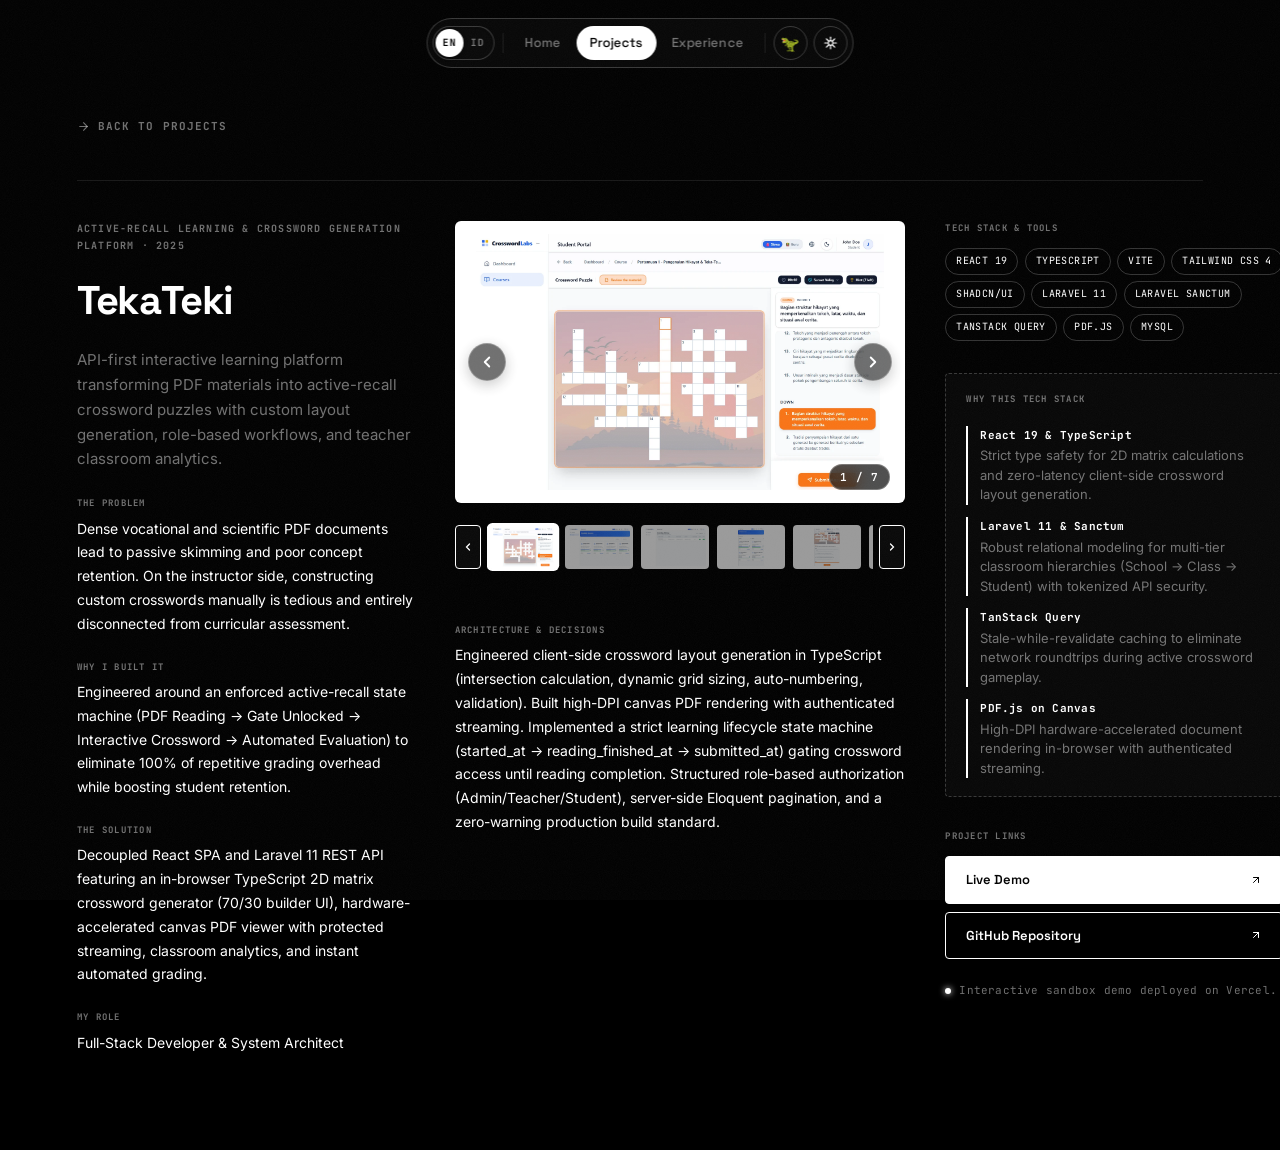
<file: pages/projects/tekateki.html>
<!DOCTYPE html>
<html lang="en" data-theme="dark">
<head>
  <meta charset="UTF-8">
  <meta name="viewport" content="width=device-width, initial-scale=1.0">
  <title>TekaTeki — Erliandika Syahputra | Software Engineer</title>
  <meta name="description" content="API-first interactive learning platform transforming PDF materials into active-recall crossword puzzles with custom layout generation, role-based workflows, and teacher classroom analytics.">
  <meta name="author" content="Erliandika Syahputra">
  <link rel="canonical" href="https://erliandikasyahputra.vercel.app/pages/projects/tekateki.html">

  <!-- Open Graph / Facebook -->
  <meta property="og:type" content="article">
  <meta property="og:url" content="https://erliandikasyahputra.vercel.app/pages/projects/tekateki.html">
  <meta property="og:site_name" content="Erliandika Syahputra Portfolio">
  <meta property="og:title" content="TekaTeki — Erliandika Syahputra | Software Engineer">
  <meta property="og:description" content="API-first interactive learning platform transforming PDF materials into active-recall crossword puzzles with custom layout generation, role-based workflows, and teacher classroom analytics.">
  <meta property="og:image" content="https://erliandikasyahputra.vercel.app/assets/images/projects/tekateki-laptop.webp">
  <meta property="og:locale" content="en_US">

  <!-- Twitter Card -->
  <meta name="twitter:card" content="summary_large_image">
  <meta name="twitter:url" content="https://erliandikasyahputra.vercel.app/pages/projects/tekateki.html">
  <meta name="twitter:title" content="TekaTeki — Erliandika Syahputra | Software Engineer">
  <meta name="twitter:description" content="API-first interactive learning platform transforming PDF materials into active-recall crossword puzzles with custom layout generation, role-based workflows, and teacher classroom analytics.">
  <meta name="twitter:image" content="https://erliandikasyahputra.vercel.app/assets/images/projects/tekateki-laptop.webp">

  <!-- Structured Data: WebApplication Schema -->
  <script type="application/ld+json">
{
  "@context": "https://schema.org",
  "@type": "WebApplication",
  "name": "TekaTeki",
  "description": "API-first interactive learning platform transforming PDF materials into active-recall crossword puzzles with custom layout generation, role-based workflows, and teacher classroom analytics.",
  "url": "https://erliandikasyahputra.vercel.app/pages/projects/tekateki.html",
  "image": "https://erliandikasyahputra.vercel.app/assets/images/projects/tekateki-laptop.webp",
  "operatingSystem": "Web Browser",
  "applicationCategory": "Active-Recall Learning & Crossword Generation Platform",
  "author": {
    "@type": "Person",
    "@id": "https://erliandikasyahputra.vercel.app/#person",
    "name": "Erliandika Syahputra",
    "url": "https://erliandikasyahputra.vercel.app/",
    "jobTitle": "Software Engineer"
  }
}
  </script>

  <link rel="icon" href="../../assets/images/web_logo-removebg-preview (1).webp" type="image/webp">
  <link rel="preconnect" href="https://fonts.googleapis.com">
  <link rel="preconnect" href="https://fonts.gstatic.com" crossorigin>
  <link rel="preload" as="style" href="https://fonts.googleapis.com/css2?family=Space+Grotesk:wght@300;400;500;600;700&family=Inter:ital,opsz,wght@0,14..32,300;0,14..32,400;0,14..32,500;1,14..32,400&family=JetBrains+Mono:wght@400;500;600;700&display=swap" onload="this.onload=null;this.rel='stylesheet'">
  <noscript><link rel="stylesheet" href="https://fonts.googleapis.com/css2?family=Space+Grotesk:wght@300;400;500;600;700&family=Inter:ital,opsz,wght@0,14..32,300;0,14..32,400;0,14..32,500;1,14..32,400&family=JetBrains+Mono:wght@400;500;600;700&display=swap"></noscript>
  <link rel="stylesheet" href="../../assets/css/style.css">
  <script>try{var t=localStorage.getItem('portfolio-theme');if(t)document.documentElement.setAttribute('data-theme',t);}catch(e){}</script>
</head>
<body>

<div class="grain" aria-hidden="true"></div>
<canvas id="cursor-canvas" aria-hidden="true"></canvas>

<!-- ═══ NAVBAR ══════════════════════════════════════════════ -->
<nav class="navbar" role="navigation" aria-label="Main navigation">
  <button class="navbar__lang-pill" id="langToggle" aria-label="Switch language" data-i18n-aria-label="aria_lang_switch" type="button">
    <span class="navbar__lang-pill__track">
      <span class="navbar__lang-pill__opt" data-lang="en">EN</span>
      <span class="navbar__lang-pill__opt" data-lang="id">ID</span>
    </span>
  </button>
  <div class="navbar__divider" aria-hidden="true"></div>
  <ul class="navbar__links" role="list">
    <li>
      <a href="../../index.html" class="navbar__link" aria-label="Home" data-i18n-aria-label="nav_home">
        <svg class="nav-icon" width="15" height="15" viewBox="0 0 24 24" fill="none" stroke="currentColor" stroke-width="2" stroke-linecap="round" stroke-linejoin="round" aria-hidden="true"><path d="m3 9 9-7 9 7v11a2 2 0 0 1-2 2H5a2 2 0 0 1-2-2z"/><polyline points="9 22 9 12 15 12 15 22"/></svg>
        <span class="nav-label" data-i18n="nav_home">Home</span>
      </a>
    </li>
    <li>
      <a href="../projects.html" class="navbar__link active" aria-current="page" aria-label="Projects" data-i18n-aria-label="nav_projects">
        <svg class="nav-icon" width="15" height="15" viewBox="0 0 24 24" fill="none" stroke="currentColor" stroke-width="2" stroke-linecap="round" stroke-linejoin="round" aria-hidden="true"><rect x="2" y="7" width="20" height="14" rx="2" ry="2"/><path d="M16 21V5a2 2 0 0 0-2-2h-4a2 2 0 0 0-2 2v16"/></svg>
        <span class="nav-label" data-i18n="nav_projects">Projects</span>
      </a>
    </li>
    <li>
      <a href="../experience.html" class="navbar__link" aria-label="Experience" data-i18n-aria-label="nav_experience">
        <svg class="nav-icon" width="15" height="15" viewBox="0 0 24 24" fill="none" stroke="currentColor" stroke-width="2" stroke-linecap="round" stroke-linejoin="round" aria-hidden="true"><circle cx="12" cy="12" r="10"/><polygon points="16.24 7.76 14.12 14.12 7.76 16.24 9.88 9.88 16.24 7.76"/></svg>
        <span class="nav-label" data-i18n="nav_experience">Experience</span>
      </a>
    </li>
  </ul>
  <div class="navbar__divider" aria-hidden="true"></div>
  <button class="navbar__toggle" id="themeToggle" aria-label="Toggle colour theme" data-i18n-aria-label="aria_theme_toggle" type="button">
    <svg class="icon-sun"  width="14" height="14" viewBox="0 0 24 24" fill="none" stroke="currentColor" stroke-width="2" stroke-linecap="round" aria-hidden="true"><circle cx="12" cy="12" r="4"/><line x1="12" y1="2" x2="12" y2="6"/><line x1="12" y1="18" x2="12" y2="22"/><line x1="4.93" y1="4.93" x2="7.76" y2="7.76"/><line x1="16.24" y1="16.24" x2="19.07" y2="19.07"/><line x1="2" y1="12" x2="6" y2="12"/><line x1="18" y1="12" x2="22" y2="12"/><line x1="4.93" y1="19.07" x2="7.76" y2="16.24"/><line x1="16.24" y1="7.76" x2="19.07" y2="4.93"/></svg>
    <svg class="icon-moon" width="14" height="14" viewBox="0 0 24 24" fill="none" stroke="currentColor" stroke-width="2" stroke-linecap="round" aria-hidden="true"><path d="M21 12.79A9 9 0 1 1 11.21 3 7 7 0 0 0 21 12.79z"/></svg>
  </button>
  <button class="navbar__menu-btn" id="mobileMenuBtn" aria-label="Open menu" data-i18n-aria-label="aria_menu_open" aria-expanded="false" type="button">
    <svg width="15" height="15" viewBox="0 0 24 24" fill="none" stroke="currentColor" stroke-width="2" stroke-linecap="round" aria-hidden="true"><line x1="3" y1="6" x2="21" y2="6"/><line x1="3" y1="12" x2="21" y2="12"/><line x1="3" y1="18" x2="21" y2="18"/></svg>
  </button>
</nav>

<div class="mobile-nav" id="mobileNav" role="dialog" aria-modal="true">
  <button class="mobile-nav__close" id="mobileNavClose" aria-label="Close menu" data-i18n-aria-label="aria_menu_close" type="button">
    <svg width="15" height="15" viewBox="0 0 24 24" fill="none" stroke="currentColor" stroke-width="2" stroke-linecap="round" aria-hidden="true"><line x1="18" y1="6" x2="6" y2="18"/><line x1="6" y1="6" x2="18" y2="18"/></svg>
  </button>
  <a href="../../index.html" class="mobile-nav__link" data-mnav data-i18n="nav_home">Home</a>
  <a href="../projects.html" class="mobile-nav__link" data-mnav data-i18n="nav_projects">Projects</a>
  <a href="../experience.html" class="mobile-nav__link" data-mnav data-i18n="nav_experience">Experience</a>
  <div class="mobile-nav__bottom">
    <button class="navbar__lang-pill" id="langToggleMobile" aria-label="Switch language" data-i18n-aria-label="aria_lang_switch" type="button">
      <span class="navbar__lang-pill__track">
        <span class="navbar__lang-pill__opt" data-lang="en">EN</span>
        <span class="navbar__lang-pill__opt" data-lang="id">ID</span>
      </span>
    </button>
    <button class="navbar__toggle" id="themeToggleMobile" aria-label="Toggle theme" data-i18n-aria-label="aria_theme_toggle" type="button">
      <svg class="icon-sun"  width="14" height="14" viewBox="0 0 24 24" fill="none" stroke="currentColor" stroke-width="2" stroke-linecap="round" aria-hidden="true"><circle cx="12" cy="12" r="4"/></svg>
      <svg class="icon-moon" width="14" height="14" viewBox="0 0 24 24" fill="none" stroke="currentColor" stroke-width="2" stroke-linecap="round" aria-hidden="true"><path d="M21 12.79A9 9 0 1 1 11.21 3 7 7 0 0 0 21 12.79z"/></svg>
    </button>
  </div>
</div>

<main>
  <div class="pdetail container" id="pdetailRoot">
    <div class="pdetail__header">
      <a href="../projects.html" class="pdetail__back-link">
        <svg width="13" height="13" viewBox="0 0 24 24" fill="none" stroke="currentColor" stroke-width="2" stroke-linecap="round"><line x1="19" y1="12" x2="5" y2="12"/><polyline points="12 5 19 12 12 19"/></svg>
        <span data-i18n="pdetail_back">Back to projects</span>
      </a>
    </div>

    <div class="pdetail__grid">
      <!-- 30% LEFT: WHY / STORY -->
      <div class="pdetail__col-story">
        <div class="pdetail__meta-tag">ACTIVE-RECALL LEARNING & CROSSWORD GENERATION PLATFORM · 2025</div>
        <h1 class="pdetail__title">TekaTeki</h1>
        <p class="pdetail__lead">API-first interactive learning platform transforming PDF materials into active-recall crossword puzzles with custom layout generation, role-based workflows, and teacher classroom analytics.</p>

        <div class="pdetail__story-block">
          <h2 class="pdetail__sec-label" data-i18n="modal_label_problem">THE PROBLEM</h2>
          <p class="pdetail__sec-text">Traditional PDF reading is passive with poor knowledge retention, while manual crossword construction is tedious for teachers and disconnected from curricular assessment.</p>
        </div>

        <div class="pdetail__story-block">
          <h2 class="pdetail__sec-label" data-i18n="modal_label_why">WHY I BUILT IT</h2>
          <p class="pdetail__sec-text">Designed around a structured active-recall learning state machine: PDF Reading -> Gate Unlocked -> Crossword Puzzle -> Submission & Score Tracking -> Teacher Analytics.</p>
        </div>

        <div class="pdetail__story-block">
          <h2 class="pdetail__sec-label" data-i18n="modal_label_solution">THE SOLUTION</h2>
          <p class="pdetail__sec-text">Decoupled React SPA & Laravel REST API featuring an in-browser TypeScript crossword layout generator (70/30 builder UI), canvas-rendered PDF viewer with streaming, role-based student gating, classroom analytics, and Lucide SVG themes.</p>
        </div>

        <div class="pdetail__story-block">
          <h2 class="pdetail__sec-label" data-i18n="modal_label_role">MY ROLE</h2>
          <p class="pdetail__sec-text">Full-Stack Developer & System Architect</p>
        </div>
      </div>

      <!-- 40% CENTER: SHOWCASE -->
      <div class="pdetail__col-showcase">
        <div class="pdetail__showcase-main" id="showcaseMainWrap">
          <img id="showcaseMainImg" src="../../assets/images/projects/tekateki-02-puzzle.webp" alt="TekaTeki crossword puzzle showcase" loading="eager" decoding="async" class="pdetail__main-img">
        </div>

        <div class="pdetail__story-block" style="margin-top: 2rem;">
          <h2 class="pdetail__sec-label" data-i18n="architecture_label">ARCHITECTURE &amp; DECISIONS</h2>
          <p class="pdetail__sec-text">Engineered client-side crossword layout generation in TypeScript (intersection calculation, dynamic grid sizing, auto-numbering, validation). Built high-DPI canvas PDF rendering with authenticated streaming. Implemented a strict learning lifecycle state machine (started_at -> reading_finished_at -> submitted_at) gating crossword access until reading completion. Structured role-based authorization (Admin/Teacher/Student), server-side Eloquent pagination, and a zero-warning production build standard.</p>
        </div>
      </div>

      <!-- 30% RIGHT: TECH + LINKS -->
      <div class="pdetail__col-tech">
        <div class="pdetail__tech-box">
          <h2 class="pdetail__sec-label" data-i18n="modal_label_tech_stack">TECH STACK &amp; TOOLS</h2>
          <div class="pdetail__tech-badges">
            <span class="pdetail__tech-pill">React 19</span><span class="pdetail__tech-pill">TypeScript</span><span class="pdetail__tech-pill">Vite</span><span class="pdetail__tech-pill">Tailwind CSS 4</span><span class="pdetail__tech-pill">shadcn/ui</span><span class="pdetail__tech-pill">Laravel 11</span><span class="pdetail__tech-pill">Laravel Sanctum</span><span class="pdetail__tech-pill">TanStack Query</span><span class="pdetail__tech-pill">PDF.js</span><span class="pdetail__tech-pill">MySQL</span>
          </div>
        </div>

        <div class="pdetail__tech-box pmodal__rationale-box">
          <h2 class="pdetail__sec-label" data-i18n="modal_label_why_tech">WHY THIS TECH STACK</h2>
          <div class="pmodal__rationale-grid">
            <div class="pmodal__rationale-item"><span class="pmodal__rationale-tech">React 19 & TypeScript</span><span class="pmodal__rationale-reason">Strict type safety for 2D matrix calculations and zero-latency client-side crossword layout generation.</span></div><div class="pmodal__rationale-item"><span class="pmodal__rationale-tech">Laravel 11 & Sanctum</span><span class="pmodal__rationale-reason">Robust relational modeling for multi-tier classroom hierarchies (School -> Class -> Student) with tokenized API security.</span></div><div class="pmodal__rationale-item"><span class="pmodal__rationale-tech">TanStack Query</span><span class="pmodal__rationale-reason">Stale-while-revalidate caching to eliminate network roundtrips during active crossword gameplay.</span></div><div class="pmodal__rationale-item"><span class="pmodal__rationale-tech">PDF.js on Canvas</span><span class="pmodal__rationale-reason">High-DPI hardware-accelerated document rendering in-browser with authenticated streaming.</span></div>
          </div>
        </div>

        <div class="pdetail__links-box">
          <h2 class="pdetail__sec-label" data-i18n="pdetail_links_label">PROJECT LINKS</h2>
          <div class="pdetail__actions">
            <a href="https://demo-crosswordlabs.vercel.app/" target="_blank" rel="noopener noreferrer" class="pdetail__btn primary" aria-label="Visit Live Demo for TekaTeki">
              <span data-i18n="modal_btn_live_demo">Live Demo</span>
              <svg width="12" height="12" viewBox="0 0 24 24" fill="none" stroke="currentColor" stroke-width="2" stroke-linecap="round"><path d="M7 17L17 7M17 7H7M17 7v10"/></svg>
            </a>
            <a href="https://github.com/Erliandikasyahputraa/Scrabbleword-School" target="_blank" rel="noopener noreferrer" class="pdetail__btn secondary" aria-label="Visit GitHub repository for TekaTeki"><span data-i18n="modal_btn_github">GitHub Repository</span><svg width="12" height="12" viewBox="0 0 24 24" fill="none" stroke="currentColor" stroke-width="2" stroke-linecap="round"><path d="M7 17L17 7M17 7H7M17 7v10"/></svg></a>
          </div>
          <div class="pdetail__demo-notice" role="note">
            <span class="pdetail__demo-dot" aria-hidden="true"></span>
            <span data-i18n="demo_preview_note">Interactive sandbox demo deployed on Vercel.</span>
          </div>
        </div>
      </div>
    </div>
  </div>
</main>

<div class="showcase-popup" id="showcasePopup" aria-hidden="true" role="tooltip"></div>

<script defer src="../../assets/js/data.js"></script>
<script defer src="../../assets/js/lang.js"></script>
<script defer src="../../assets/js/theme.js"></script>
<script defer src="../../assets/js/cursor.js"></script>
<script defer src="../../assets/js/app.js"></script>
</body>
</html>
</file>
<file: assets/css/style.css>
/* ============================================================
   ERLIANDIKA SYAHPUTRA — PORTFOLIO v3
   B&W · Minimal · Editorial · Centered · Personal
   ============================================================ */
/* ── 1. TOKENS ──────────────────────────────── */
:root {
  --bg:          #ffffff;
  --bg-rgb:      255, 255, 255;
  --bg-card:     #fafafa;
  --fg:          #000000;
  --bg-glass:    rgba(255,255,255,0.62);
  --border:      rgba(0,0,0,0.09);
  --border-mid:  rgba(0,0,0,0.20);
  --border-str:  #000000;
  --muted:       rgba(0,0,0,0.44);
  --muted-soft:  rgba(0,0,0,0.22);
  --fog-color:   #C8C8C8;
  --fog-color-2: #D0D0D0;
  --fog-color-3: #DADADA;

  --font-display: 'Space Grotesk', system-ui, sans-serif;
  --font-body:    'Inter',         system-ui, sans-serif;
  --font-mono:    'JetBrains Mono',monospace;

  --nav-h:   50px;
  --gutter:  clamp(1.5rem, 6vw, 6rem);
  --max-w:   1380px;
  --ease:    cubic-bezier(0.22,1,0.36,1);
  --theme-dur: 200ms;
  --theme-ease: cubic-bezier(0.22, 1, 0.36, 1);
}

[data-theme="dark"] {
  --bg:          #000000;
  --bg-rgb:      0, 0, 0;
  --bg-card:     #080808;
  --fg:          #ffffff;
  --bg-glass:    rgba(10,10,10,0.62);
  --border:      rgba(255,255,255,0.09);
  --border-mid:  rgba(255,255,255,0.20);
  --border-str:  #ffffff;
  --muted:       rgba(255,255,255,0.44);
  --muted-soft:  rgba(255,255,255,0.22);
  --fog-color:   rgba(125, 125, 125, 0.55);
  --fog-color-2: rgba(105, 105, 105, 0.45);
  --fog-color-3: rgba(90,  90,  90,  0.35);
}

/* ── 2. RESET & THEME TRANSITION FOUNDATION ── */
*,*::before,*::after { box-sizing:border-box; margin:0; padding:0; }
html { font-size:16px; scroll-behavior:smooth; -webkit-text-size-adjust:100%; }
body {
  font-family: var(--font-body);
  font-size: 1rem; line-height: 1.65;
  background: var(--bg); color: var(--fg);
  overflow-x: hidden;
  transition: background-color var(--theme-dur) var(--theme-ease), color var(--theme-dur) var(--theme-ease);
}

/* Theme color transition for surfaces, text, borders, SVGs, and maps */
html,
body,
.container,
header,
footer,
section,
main,
article,
aside,
nav,
.navbar,
.navbar__lang-pill__track,
.navbar__link,
.navbar__toggle,
.navbar__divider,
.card,
.project-card,
.project-row,
.cert-card,
.exp-card,
.milestone-card,
.dossier-modal,
.dossier-overlay,
.dossier-dialog,
.dossier-header,
.dossier-body,
.dossier-footer,
.dossier-close,
.modal,
.modal-content,
.btn,
.tag,
.pill,
.badge,
input,
textarea,
select,
button,
h1, h2, h3, h4, h5, h6,
p, span, a, label, li,
svg,
svg path,
svg line,
svg circle,
svg rect,
svg polygon,
svg polyline,
svg text,
svg tspan,
.contour-line,
.grid-line,
.elev-label,
.coord-tag,
.trail-line,
.trail-dash,
.waypoint-marker,
.waypoint-circle,
.waypoint-halo,
.trail-text,
.trail-label,
.trail-sub,
.trail-badge,
.dest-node,
.dest-pulse-ring,
.dest-btn,
.dest-btn-box,
.dest-btn-text,
.map-road-glow,
.map-road-track,
.map-start-halo,
.map-start-ring,
.map-node-start,
.map-start-label,
.map-start-sub,
.map-node-halo,
.map-node-core,
.map-node-ring,
.map-label-tag,
.map-label-year,
.map-label-title,
.map-label-sub,
.map-dest-aura,
.map-dest-ring-outer,
.map-dest-ring-inner,
.map-dest-core {
  transition-property: background-color, color, border-color, box-shadow, fill, stroke, outline-color;
  transition-duration: var(--theme-dur);
  transition-timing-function: var(--theme-ease);
}

/* Accessibility: instant theme switch for reduced-motion */
@media (prefers-reduced-motion: reduce) {
  :root {
    --theme-dur: 0ms !important;
  }
  *, *::before, *::after,
  svg, svg * {
    transition-duration: 0ms !important;
  }
}

/* Custom pixel meat cursor active only when physical mouse/trackpad pointer is in use */
html.custom-cursor-active,
html.custom-cursor-active *,
html.custom-cursor-active *::before,
html.custom-cursor-active *::after {
  cursor: none !important;
}

/* Default cursor behavior when touch is in use or mouse is idle */
html:not(.custom-cursor-active) {
  cursor: auto;
}
html:not(.custom-cursor-active) a,
html:not(.custom-cursor-active) button,
html:not(.custom-cursor-active) [role="button"],
html:not(.custom-cursor-active) [tabindex] {
  cursor: pointer;
}

img,video { display:block; max-width:100%; }
a { color:inherit; text-decoration:none; }
button { font:inherit; background:none; border:none; }
ul,ol { list-style:none; }
h1,h2,h3,h4,h5 { font-family:var(--font-display); }

/* ── CUSTOM SLIM EXPEDITION SCROLLBAR (All Pages & Containers) ── */
/* Standard Firefox */
* {
  scrollbar-width: thin;
  scrollbar-color: var(--muted) var(--bg);
}

/* WebKit (Chrome, Edge, Safari, Opera) */
::-webkit-scrollbar {
  width: 7px;
  height: 7px;
}

::-webkit-scrollbar-track {
  background: var(--bg);
  border-left: 1px solid var(--border);
  transition: background-color var(--theme-dur) var(--theme-ease), border-color var(--theme-dur) var(--theme-ease);
}

::-webkit-scrollbar-thumb {
  background: var(--muted);
  border-radius: 999px;
  border: 1.5px solid var(--bg);
  transition: background-color var(--theme-dur) var(--theme-ease), border-color var(--theme-dur) var(--theme-ease);
}

::-webkit-scrollbar-thumb:hover {
  background: var(--fg);
}

::-webkit-scrollbar-thumb:active {
  background: var(--fg);
}

::-webkit-scrollbar-corner {
  background: var(--bg);
}

/* ── 3. GRAIN ───────────────────────────────── */
.grain {
  position:fixed; inset:0; pointer-events:none; z-index:9995;
  opacity:0.025;
  background-image: url("data:image/svg+xml,%3Csvg xmlns='http://www.w3.org/2000/svg' width='200' height='200'%3E%3Cfilter id='n'%3E%3CfeTurbulence type='fractalNoise' baseFrequency='0.85' numOctaves='4' stitchTiles='stitch'/%3E%3CfeColorMatrix type='saturate' values='0'/%3E%3C/filter%3E%3Crect width='200' height='200' filter='url(%23n)'/%3E%3C/svg%3E");
  background-size:160px 160px;
  mix-blend-mode:multiply;
}
[data-theme="dark"] .grain { mix-blend-mode:screen; opacity:0.04; }

/* ── 4. INK TRANSITION OVERLAY (Legacy disabled) ── */
.ink-layer {
  display: none !important;
}

/* ── 5. CURSOR CANVAS (Always on top of all UI layers) ── */
#cursor-canvas {
  position: fixed !important;
  inset: 0 !important;
  pointer-events: none !important;
  z-index: 99999 !important;
  width: 100% !important;
  height: 100% !important;
}

/* ── 6. LAYOUT ──────────────────────────────── */
.container { width:100%; max-width:var(--max-w); margin-inline:auto; padding-inline:var(--gutter); }

/* ── 7. NAVBAR ──────────────────────────────── */
.navbar {
  position:fixed; top:18px; left:50%;
  transform:translateX(-50%);
  z-index:200; display:flex; align-items:center;
  gap:0; height:var(--nav-h); padding:0 5px;
  background:var(--bg-glass);
  border:1px solid var(--border-mid); border-radius:999px;
  backdrop-filter:blur(20px) saturate(1.5);
  -webkit-backdrop-filter:blur(20px) saturate(1.5);
  box-shadow:0 1px 24px rgba(0,0,0,0.06);
  white-space:nowrap;
  transition: background-color var(--theme-dur) var(--theme-ease), border-color var(--theme-dur) var(--theme-ease), box-shadow var(--theme-dur) var(--theme-ease);
}
/* Language pill toggle — balanced with theme toggle */
.navbar__lang-pill {
  display:flex; align-items:center; justify-content:center;
  height:38px; flex-shrink:0;
  background:none; border:none; padding:0;
  cursor:pointer;
}
.navbar__lang-pill__track {
  position:relative; display:flex; align-items:center;
  height:34px; padding:2px;
  background: var(--bg-card);
  border:1.5px solid var(--border-mid);
  border-radius:999px;
  gap:0;
  box-shadow: inset 0 1px 2px rgba(0,0,0,0.04);
  transition: background-color var(--theme-dur) var(--theme-ease), border-color var(--theme-dur) var(--theme-ease);
}
/* The sliding indicator */
.navbar__lang-pill__track::before {
  content:'';
  position:absolute; top:2px; left:2px;
  width: calc(50% - 2px);
  height: calc(100% - 4px);
  background: var(--fg);
  border-radius:999px;
  box-shadow: 0 1px 4px rgba(0,0,0,0.12);
  transition: transform 260ms cubic-bezier(0.34, 1.56, 0.64, 1), background-color var(--theme-dur) var(--theme-ease);
  z-index:0;
}
/* Slide right when ID is active */
.navbar__lang-pill[data-active="id"] .navbar__lang-pill__track::before {
  transform: translateX(100%);
}
.navbar__lang-pill__opt {
  position:relative; z-index:1;
  display:flex; align-items:center; justify-content:center;
  width:28px; height:28px;
  font-family:var(--font-mono); font-size:.625rem; font-weight:700;
  letter-spacing:.08em; line-height:1;
  color: var(--muted);
  transition: color var(--theme-dur) var(--theme-ease);
  user-select:none;
  cursor:pointer;
}
/* Active option text flips to contrast */
.navbar__lang-pill[data-active="en"] .navbar__lang-pill__opt[data-lang="en"],
.navbar__lang-pill[data-active="id"] .navbar__lang-pill__opt[data-lang="id"] {
  color: var(--bg);
}
.navbar__lang-pill:hover .navbar__lang-pill__track {
  border-color: var(--border-str);
}

.navbar__divider { width:1px; height:20px; background:var(--border); margin:0 8px; flex-shrink:0; transition: background-color var(--theme-dur) var(--theme-ease); }
.navbar__links { display:flex; align-items:center; gap:2px; }
.navbar__link {
  display:flex; align-items:center; height:34px; padding:0 13px;
  border-radius:999px;
  font-family:var(--font-display); font-size:.8125rem; font-weight:500;
  color:var(--muted); letter-spacing:.01em;
  transition: background-color 150ms var(--theme-ease), color 150ms var(--theme-ease);
}
.navbar__link:hover, .navbar__link.active { background:var(--fg); color:var(--bg); }
.nav-icon {
  display: none;
  flex-shrink: 0;
}
.nav-label {
  display: inline;
}
.navbar__dot {
  display:none; width:4px; height:4px; border-radius:50%;
  background:var(--fg); margin:0 auto;
}
.navbar__link.active + .navbar__dot,
.navbar__link.active ~ .navbar__dot { display:none; }
.navbar__toggle {
  display:flex; align-items:center; justify-content:center;
  width:34px; height:34px; border-radius:50%;
  border:1.5px solid var(--border-mid);
  color:var(--fg); margin:0; flex-shrink:0;
  position:relative; overflow:hidden;
  transition: border-color var(--theme-dur) var(--theme-ease), color var(--theme-dur) var(--theme-ease), transform 360ms var(--ease);
}
.navbar__toggle:hover { border-color:var(--border-str); }
.navbar__toggle:active,
.navbar__toggle.is-popping {
  transform: scale(0.90) rotate(180deg);
}
.navbar__toggle svg { position:absolute; transition:transform 240ms var(--ease), opacity 240ms; }
.navbar__toggle .icon-sun  { opacity:0; transform:rotate(-90deg) scale(.7); }
.navbar__toggle .icon-moon { opacity:1; transform:none; }
[data-theme="dark"] .navbar__toggle .icon-sun  { opacity:1; transform:none; }
[data-theme="dark"] .navbar__toggle .icon-moon { opacity:0; transform:rotate(90deg) scale(.7); }

/* Dynamic GPU layer promotion during theme ink transition */
html.theme-transitioning,
html.theme-transitioning body,
html.theme-transitioning .navbar,
html.theme-transitioning .card,
html.theme-transitioning .project-card {
  will-change: background-color, color, border-color;
}
.navbar__menu-btn {
  display:none; align-items:center; justify-content:center;
  width:34px; height:34px; border-radius:50%;
  border:1.5px solid var(--border-mid); color:var(--fg); margin-left:6px;
}

/* Mobile nav */
.mobile-nav {
  display:none; position:fixed; inset:0; z-index:190;
  background:var(--bg); flex-direction:column; align-items:center; justify-content:center; gap:2rem;
}
.mobile-nav.open { display:flex; }
.mobile-nav__link {
  font-family:var(--font-display); font-size:clamp(2.5rem,9vw,4rem);
  font-weight:700; letter-spacing:-.03em; color:var(--fg);
  transition:opacity 150ms;
}
.mobile-nav__link:hover { opacity:.4; }
.mobile-nav__close {
  position:absolute; top:24px; right:24px;
  width:40px; height:40px; border-radius:50%;
  border:1.5px solid var(--border-str);
  display:flex; align-items:center; justify-content:center; color:var(--fg);
}
.mobile-nav__bottom {
  position:absolute; bottom:32px;
  display:flex; align-items:center; gap:1rem;
}

/* ── 8. HERO & PAGE CLEARANCE ─────────────────────── */
.hero {
  display:flex; flex-direction:column; align-items:center;
  justify-content:center; text-align:center;
  min-height:100dvh;
  padding-top:clamp(6.5rem, 12vh, 8.5rem);
  padding-bottom:4rem;
}

.exp-page,
.projects-page {
  padding-top:clamp(6.5rem, 12vh, 8.5rem);
  padding-bottom:2.5rem;
}

.pdetail {
  padding-top:clamp(6.5rem, 12vh, 8.5rem);
  padding-bottom:4rem;
}

.pdetail__header {
  padding-top:1rem;
}

.exp-page__heading,
.projects-page__heading {
  margin-top: 0.5rem;
  margin-bottom: 0.75rem;
}

.hero__photo {
  position:relative;
  width:clamp(120px, 11vw, 156px);
  aspect-ratio: 3 / 4;
  margin:0 auto 2rem;
  flex-shrink:0;
  /* 8-bit stepped pixelated frame */
  clip-path: polygon(
    0 12px, 4px 12px, 4px 8px, 8px 8px, 8px 4px, 12px 4px, 12px 0,
    calc(100% - 12px) 0, calc(100% - 12px) 4px, calc(100% - 8px) 4px, calc(100% - 8px) 8px, calc(100% - 4px) 8px, calc(100% - 4px) 12px, 100% 12px,
    100% calc(100% - 12px), calc(100% - 4px) calc(100% - 12px), calc(100% - 4px) calc(100% - 8px), calc(100% - 8px) calc(100% - 8px), calc(100% - 8px) calc(100% - 4px), calc(100% - 12px) calc(100% - 4px), calc(100% - 12px) 100%,
    12px 100%, 12px calc(100% - 4px), 8px calc(100% - 4px), 8px calc(100% - 8px), 4px calc(100% - 8px), 4px calc(100% - 12px), 0 calc(100% - 12px)
  );
  filter: drop-shadow(0 0 0 2px var(--fg));
  background:var(--bg);
}
.hero__photo img {
  position:absolute; inset:0; width:100%; height:100%;
  object-fit:contain; object-position:center;
  filter: grayscale(100%) contrast(1.10);
  image-rendering: -webkit-optimize-contrast;
}
.hero__photo-primary  { z-index:2; }
.hero__photo-secondary { z-index:1; opacity:0; }

.hero__photo:hover .hero__photo-primary,
.hero__photo.glitching .hero__photo-primary  { animation:glitch-a .70s steps(2) forwards; }
.hero__photo:hover .hero__photo-secondary,
.hero__photo.glitching .hero__photo-secondary { opacity:1; animation:glitch-b .70s steps(2) forwards; }

.hero__photo.glitching-out .hero__photo-primary { animation:glitch-return-a .50s steps(2) forwards; }
.hero__photo.glitching-out .hero__photo-secondary { animation:glitch-return-b .50s steps(2) forwards; }

@keyframes glitch-a {
  0%  { clip-path:none; transform:none; }
  10% { clip-path:inset(0 0 65% 0); transform:translate(-4px,0); }
  22% { clip-path:inset(35% 0 40% 0); transform:translate(3px,0); }
  35% { clip-path:inset(70% 0 0 0); transform:translate(-3px,0); }
  48% { clip-path:none; opacity:.7; }
  60% { clip-path:inset(0 0 50% 0); transform:translate(3px,0); }
  72% { clip-path:inset(20% 0 30% 0); transform:translate(-2px,0); opacity:.4; }
  85% { opacity:.15; clip-path:none; }
  100%{ opacity:0; clip-path:none; transform:none; }
}
@keyframes glitch-b {
  0%  { opacity:0; clip-path:inset(0 0 100% 0); }
  10% { opacity:0.6; clip-path:inset(65% 0 0 0); transform:translate(4px,0); }
  25% { clip-path:inset(0 0 35% 0); transform:translate(-3px,0); }
  45% { clip-path:inset(25% 0 25% 0); transform:translate(2px,0); }
  65% { clip-path:none; transform:translate(-1px,0); opacity:0.9; }
  100%{ opacity:1; clip-path:none; transform:none; }
}

@keyframes glitch-return-a {
  0%   { opacity: 0; clip-path: inset(0 0 70% 0); transform: translate(3px, 0); }
  25%  { opacity: 0.5; clip-path: inset(30% 0 30% 0); transform: translate(-3px, 0); }
  55%  { opacity: 0.85; clip-path: inset(10% 0 10% 0); transform: translate(2px, 0); }
  80%  { opacity: 1; clip-path: none; transform: translate(-1px, 0); }
  100% { opacity: 1; clip-path: none; transform: none; }
}

@keyframes glitch-return-b {
  0%   { opacity: 1; clip-path: none; transform: none; }
  25%  { opacity: 0.7; clip-path: inset(20% 0 40% 0); transform: translate(-4px, 0); }
  55%  { opacity: 0.3; clip-path: inset(60% 0 0 0); transform: translate(3px, 0); }
  85%  { opacity: 0.1; clip-path: none; }
  100% { opacity: 0; clip-path: none; transform: none; }
}
@media (prefers-reduced-motion:reduce) {
  .hero__photo:hover .hero__photo-primary  { animation:none; opacity:0; }
  .hero__photo:hover .hero__photo-secondary { opacity:1; animation:none; }
}

.hero__name {
  font-size:clamp(3rem,6vw,5.25rem);
  font-weight:700; letter-spacing:-.04em; line-height:.9;
  text-transform:uppercase; color:var(--fg);
}
.hero__role {
  font-family:var(--font-mono); font-size:clamp(.65rem,.85vw,.8rem);
  letter-spacing:.18em; text-transform:uppercase; color:var(--muted);
  margin-top:.875rem;
}
.hero__bio {
  max-width: 620px;
  margin: 1.125rem auto 1.5rem;
  font-family: var(--font-body);
  font-size: clamp(0.85rem, 1.05vw, 0.95rem);
  line-height: 1.65;
  color: var(--muted);
  font-weight: 400;
  text-wrap: balance;
}
.hero__socials {
  display:flex; align-items:center; justify-content:center;
  gap:.5rem; flex-wrap:wrap; margin-top:0.5rem;
}
.hero__icon-btn {
  display:flex; align-items:center; justify-content:center;
  width:34px; height:34px; border-radius:50%;
  border:1.5px solid var(--border-mid); color:var(--fg);
  transition:background 150ms, border-color 150ms, color 150ms, transform 200ms var(--ease);
}
.hero__icon-btn:hover { background:var(--fg); border-color:var(--border-str); color:var(--bg); transform:translateY(-2px); }
.hero__cv-btn {
  display:inline-flex; align-items:center; gap:.375rem;
  height:34px; padding:0 1rem;
  border:1.5px solid var(--border-mid); border-radius:999px;
  font-family:var(--font-mono); font-size:.625rem;
  font-weight:500; letter-spacing:.1em; text-transform:uppercase;
  color:var(--fg);
  transition:background 150ms, border-color 150ms, color 150ms;
}
.hero__cv-btn:hover { background:var(--fg); border-color:var(--border-str); color:var(--bg); }
.hero__cv-btn.disabled { opacity:.32; pointer-events:none; }

/* ── 9. SECTION LABEL ───────────────────────── */
.section-label {
  font-family:var(--font-mono); font-size:.6875rem;
  letter-spacing:.12em; text-transform:uppercase; color:var(--muted);
  display:flex; align-items:center; gap:.75rem; margin-bottom:2rem;
}
.section-label::after { content:''; height:1px; width:40px; background:var(--border-mid); flex-shrink:0; }

/* ── 10. HOME EXPERIENCE PREVIEW MAP (TREASURE MAP) ────────── */
.exp-preview {
  padding-block: clamp(3.5rem, 7vw, 5.5rem);
  border-top: 1px solid var(--border);
  position: relative;
}
.exp-preview__header {
  display: flex;
  justify-content: space-between;
  align-items: center;
  margin-bottom: 1.5rem;
  flex-wrap: wrap;
  gap: 1rem;
}
.exp-preview__meta {
  display: inline-flex;
  align-items: center;
  gap: .5rem;
  padding: 4px 12px;
  border-radius: 999px;
  border: 1px solid var(--border);
  background: var(--bg-glass);
}
.exp-preview__dot {
  width: 6px;
  height: 6px;
  border-radius: 50%;
  background: var(--fg);
  animation: radar-dot-pulse 2.2s infinite ease-in-out;
}
@keyframes radar-dot-pulse {
  0%, 100% { transform: scale(1); opacity: 1; }
  50% { transform: scale(1.4); opacity: .45; }
}
.exp-preview__status {
  font-family: var(--font-mono);
  font-size: .625rem;
  font-weight: 500;
  letter-spacing: .12em;
  text-transform: uppercase;
  color: var(--muted);
}

/* Stage Container */
.exp-map-stage {
  position: relative;
  width: 100%;
  border: 1px solid var(--border);
  border-radius: 18px;
  background: var(--bg-card);
  overflow: visible;
  box-shadow: 0 4px 20px rgba(0,0,0,0.03);
  z-index: 10;
}

/* Scrollable wrap for wide SVG track on smaller viewports */
.exp-map-wrap {
  position: relative;
  width: 100%;
  overflow-x: auto;
  overflow-y: visible;
  scrollbar-width: none;
  -ms-overflow-style: none;
  padding: 1.25rem 0.5rem;
}
.exp-map-wrap::-webkit-scrollbar {
  display: none;
}

.exp-map-svg {
  display: block;
  width: 100%;
  min-width: 960px;
  overflow: visible;
  user-select: none;
}

/* Route path */
.map-path {
  stroke: var(--fg);
  stroke-width: 1.75;
  stroke-dasharray: 6 6;
  fill: none;
  opacity: .38;
  transition: opacity 250ms ease;
}
.map-path-contour {
  stroke: var(--fg);
  stroke-width: 1;
  stroke-dasharray: 2 6;
  fill: none;
  opacity: .12;
}

/* Milestone nodes */
.map-node-group {
  cursor: pointer;
  outline: none;
  transition: transform 220ms var(--ease);
}
.map-node-group:hover {
  transform: translateY(-3px);
}
.map-node-ring {
  fill: none;
  stroke: var(--fg);
  stroke-width: 1.2;
  opacity: .22;
  transition: opacity 220ms, r 220ms, stroke-width 220ms;
}
.map-node-group:hover .map-node-ring,
.map-node-group:focus-visible .map-node-ring {
  opacity: .9;
  stroke-width: 1.75;
  r: 15;
}
.map-node-core {
  fill: var(--bg);
  stroke: var(--fg);
  stroke-width: 2.2;
  transition: fill 220ms, r 220ms, stroke-width 220ms;
}
.map-node-group:hover .map-node-core,
.map-node-group:focus-visible .map-node-core {
  fill: var(--fg);
  r: 5.5;
}
.map-node-start {
  fill: var(--fg);
}

/* Typography on map */
.map-label-tag {
  font-family: var(--font-mono);
  font-size: 9px;
  font-weight: 700;
  letter-spacing: .12em;
  fill: var(--muted);
  text-transform: uppercase;
  transition: fill 200ms;
}
.map-node-group:hover .map-label-tag {
  fill: var(--fg);
}
.map-label-year {
  font-family: var(--font-mono);
  font-size: 10.5px;
  font-weight: 600;
  fill: var(--fg);
}
.map-label-title {
  font-family: var(--font-display);
  font-size: 13px;
  font-weight: 700;
  letter-spacing: -.01em;
  fill: var(--fg);
  transition: fill 200ms;
}
.map-node-group:hover .map-label-title {
  font-weight: 800;
}
.map-label-reflection {
  font-family: var(--font-body);
  font-size: 10.5px;
  fill: var(--muted);
  font-style: italic;
}

/* Waypoint Treasure Marker */
.map-waypoint-anchor {
  cursor: pointer;
  outline: none;
  text-decoration: none;
}
.waypoint-radar {
  fill: none;
  stroke: var(--fg);
  stroke-width: 1;
  opacity: .35;
  animation: waypoint-radar-expand 3s infinite ease-out;
}
/* Waypoint / Treasure Marker Elements */
.map-waypoint-anchor {
  cursor: pointer;
  outline: none;
  text-decoration: none;
  transition: transform 200ms var(--ease);
}
.waypoint-radar {
  fill: none;
  stroke: var(--fg);
  stroke-width: 1;
  opacity: .35;
  animation: waypoint-radar-expand 2.8s infinite ease-out;
}
@keyframes waypoint-radar-expand {
  0%   { r: 12; opacity: .45; }
  70%  { r: 26; opacity: .05; }
  100% { r: 30; opacity: 0; }
}
.waypoint-x {
  stroke: var(--fg);
  stroke-width: 2.2;
  stroke-linecap: round;
  transition: transform 200ms var(--ease);
  transform-origin: 28px 22px;
}
.map-waypoint-anchor:hover .waypoint-x,
.map-waypoint-anchor:focus-visible .waypoint-x {
  /* No excessive animation, keep it subtle if any. User requested no excessive movement, just relying on the ? hook. */
  stroke-width: 2.6;
}

/* Floating Pill Tooltip above Waypoint Marker */
.waypoint-pill-tooltip {
  pointer-events: none;
  transition: transform 200ms var(--ease), opacity 200ms;
  opacity: 0;
}
.map-waypoint-anchor:hover .waypoint-pill-tooltip,
.map-waypoint-anchor:focus-visible .waypoint-pill-tooltip {
  opacity: 1;
  transform: translateY(-6px);
}

/* ── Interactive Mystery Fog & Waypoint on Landing Page ── */
.map-fog-clickable-zone {
  cursor: pointer;
  outline: none;
}
.map-fog-hitbox {
  fill: transparent;
}
.map-fog-aura {
  opacity: 0.35;
  transition: opacity 300ms var(--ease), transform 400ms var(--ease);
  transform-origin: 940px 110px;
}
.map-cloud-layer {
  transition: transform 500ms var(--ease), opacity 300ms var(--ease);
  transform-origin: 940px 110px;
}
.map-cloud-layer.c1 {
  animation: cloud-drift-1 6s infinite ease-in-out alternate;
}
.map-cloud-layer.c2 {
  animation: cloud-drift-2 7.5s infinite ease-in-out alternate;
}
.map-cloud-layer.c3 {
  animation: cloud-drift-3 5s infinite ease-in-out alternate;
}
@keyframes cloud-drift-1 {
  0% { transform: translate(0, 0) scale(1); }
  100% { transform: translate(-6px, 4px) scale(1.05); }
}
@keyframes cloud-drift-2 {
  0% { transform: translate(0, 0) scale(1); }
  100% { transform: translate(5px, -3px) scale(1.04); }
}
@keyframes cloud-drift-3 {
  0% { transform: translate(0, 0) scale(1); }
  100% { transform: translate(-3px, -5px) scale(1.06); }
}

.map-fog-clickable-zone:hover .map-fog-aura,
.map-fog-clickable-zone:focus-visible .map-fog-aura {
  opacity: 0.85;
  transform: scale(1.22);
}
.map-fog-clickable-zone:hover .map-cloud-layer,
.map-fog-clickable-zone:focus-visible .map-cloud-layer {
  opacity: 0.95;
}
.map-fog-clickable-zone:hover .waypoint-radar-outer,
.map-fog-clickable-zone:focus-visible .waypoint-radar-outer {
  stroke-opacity: 0.9;
  transform: scale(1.35);
}
.map-fog-clickable-zone:hover .waypoint-radar,
.map-fog-clickable-zone:focus-visible .waypoint-radar {
  fill: var(--fg);
}
.map-fog-clickable-zone:hover .map-mystery-glyph,
.map-fog-clickable-zone:focus-visible .map-mystery-glyph {
  fill: var(--bg);
}
.map-fog-clickable-zone:hover .wp-pill-bg,
.map-fog-clickable-zone:focus-visible .wp-pill-bg {
  fill: var(--fg);
}
.map-fog-clickable-zone:hover .wp-pill-text,
.map-fog-clickable-zone:focus-visible .wp-pill-text {
  fill: var(--bg);
  font-weight: 800;
}
.map-fog-clickable-zone:hover .waypoint-pill-tooltip,
.map-fog-clickable-zone:focus-visible .waypoint-pill-tooltip {
  opacity: 1;
  transform: translateY(-4px);
}

.waypoint-radar-outer {
  fill: none;
  stroke: var(--fg);
  stroke-width: 1px;
  stroke-opacity: 0.25;
  transform-origin: 940px 110px;
  animation: radar-pulse 2.8s infinite ease-out;
}
@keyframes radar-pulse {
  0% { r: 14px; opacity: 0.8; }
  100% { r: 38px; opacity: 0; }
}

.map-mystery-glyph {
  font-family: var(--font-display);
  font-size: 1.125rem;
  font-weight: 800;
  fill: var(--fg);
  pointer-events: none;
  transition: fill 200ms;
}

.waypoint-pill-tooltip {
  pointer-events: none;
  opacity: 0.88;
  transition: transform 220ms var(--ease), opacity 220ms;
}

.wp-pill-bg {
  fill: var(--bg-glass);
  stroke: var(--border-str);
  stroke-width: 1px;
  backdrop-filter: blur(8px);
  -webkit-backdrop-filter: blur(8px);
  transition: color 200ms var(--theme-ease), background-color 200ms var(--theme-ease), border-color 200ms var(--theme-ease), box-shadow 200ms var(--theme-ease), transform 200ms var(--theme-ease);
}
.wp-pill-text {
  font-family: var(--font-mono);
  font-size: 0.5625rem;
  font-weight: 700;
  letter-spacing: 0.08em;
  fill: var(--fg);
  pointer-events: none;
  transition: color 200ms var(--theme-ease), background-color 200ms var(--theme-ease), border-color 200ms var(--theme-ease), box-shadow 200ms var(--theme-ease), transform 200ms var(--theme-ease);
}

/* ── Interactive Milestone Sneak Peek Floating Card ── */
.map-sneak-peek {
  position: absolute;
  z-index: 60;
  pointer-events: none;
  opacity: 0;
  visibility: hidden;
  transition: opacity 200ms var(--ease), transform 200ms var(--ease), visibility 200ms;
  width: max-content;
  max-width: 290px;
  background: var(--bg);
  border: 1px solid var(--border-mid);
  border-radius: 8px;
  padding: 12px 14px;
  box-shadow: 0 12px 32px rgba(0, 0, 0, 0.12);
  backdrop-filter: blur(8px);
}
[data-theme="dark"] .map-sneak-peek {
  box-shadow: 0 12px 32px rgba(0, 0, 0, 0.6), 0 0 0 1px rgba(255, 255, 255, 0.08);
}
.map-sneak-peek.active {
  opacity: 1;
  visibility: visible;
}

.msp-header {
  display: flex;
  justify-content: space-between;
  align-items: center;
  margin-bottom: 0.35rem;
}
.msp-badge {
  font-family: var(--font-mono);
  font-size: 0.5625rem;
  font-weight: 700;
  letter-spacing: 0.1em;
  text-transform: uppercase;
  color: var(--muted);
  background: rgba(0, 0, 0, 0.05);
  padding: 2px 6px;
  border-radius: 4px;
}
[data-theme="dark"] .msp-badge {
  background: rgba(255, 255, 255, 0.1);
}
.msp-year {
  font-family: var(--font-mono);
  font-size: 0.625rem;
  font-weight: 700;
  color: var(--fg);
}
.msp-title {
  font-family: var(--font-display);
  font-size: 0.9375rem;
  font-weight: 700;
  color: var(--fg);
  line-height: 1.25;
  margin-bottom: 0.25rem;
}
.msp-meta {
  font-family: var(--font-mono);
  font-size: 0.625rem;
  color: var(--muted);
  margin-bottom: 0.45rem;
  line-height: 1.35;
}
.msp-role {
  font-weight: 600;
  color: var(--fg);
}
.msp-desc {
  font-family: var(--font-body);
  font-size: 0.75rem;
  line-height: 1.45;
  color: var(--muted);
  margin-bottom: 0.5rem;
}
.msp-hint {
  display: flex;
  align-items: center;
  gap: 0.35rem;
  font-family: var(--font-mono);
  font-size: 0.5625rem;
  font-weight: 700;
  letter-spacing: 0.08em;
  text-transform: uppercase;
  color: var(--fg);
  border-top: 1px dashed var(--border);
  padding-top: 0.45rem;
}

/* Mobile Exploration Anchor Bar */
.exp-map-mobile-bar {
  display: none;
  margin-top: 1.25rem;
  text-align: center;
}
.exp-map-mobile-cta {
  display: inline-flex;
  align-items: center;
  gap: .5rem;
  padding: .625rem 1.25rem;
  border-radius: 999px;
  border: 1px solid var(--border-mid);
  background: var(--bg);
  font-family: var(--font-display);
  font-size: .8125rem;
  font-weight: 600;
  color: var(--fg);
  text-decoration: none;
  transition: background 150ms, color 150ms, border-color 150ms;
}
.exp-map-mobile-cta:hover {
  background: var(--fg);
  color: var(--bg);
  border-color: var(--fg);
}

@media (max-width: 768px) {
  .exp-map-mobile-bar {
    display: block;
  }
  .exp-map-fog {
    width: 200px;
    padding-right: 1rem;
  }
  .fog-q-glyph {
    font-size: 2.25rem;
  }
}

/* ── 11. HOME PROJECT TRAILER (horizontal scroll) ── */
.projects-trailer {
  border-top: 1px solid var(--border);
  padding-top: clamp(2.5rem, 5vw, 4rem);
  padding-bottom: 0;
  margin-bottom: 0;
  width: 100%;
}
.projects-trailer-sticky {
  width: 100%;
  display: flex;
  flex-direction: column;
}
.projects-trailer__header {
  width: 100%;
  max-width: 100%;
  margin-inline: 0;
  padding-inline: clamp(1rem, 2.5vw, 2.25rem);
  margin-bottom: 1rem;
  display: flex;
  justify-content: space-between;
  align-items: center;
  flex-shrink: 0;
}
.projects-trailer__link {
  font-family: var(--font-mono);
  font-size: .625rem;
  letter-spacing: .08em;
  text-transform: uppercase;
  color: var(--muted);
  display: inline-flex;
  align-items: center;
  gap: .4rem;
  transition: color 150ms, gap 150ms;
}
.projects-trailer__link:hover {
  color: var(--fg);
  gap: .65rem;
}

.projects-track-outer {
  width: 100%;
  overflow-x: auto;
  overflow-y: hidden;
  padding-top: 0.5rem;
  padding-bottom: 0.25rem;
  scrollbar-width: none;
  -ms-overflow-style: none;
  -webkit-overflow-scrolling: touch;
  cursor: grab;
  user-select: none;
}
.projects-track-outer:active {
  cursor: grabbing;
}
.projects-track-outer::-webkit-scrollbar {
  display: none;
}

.projects-track {
  display: flex;
  flex-direction: row;
  gap: 1.5rem;
  align-items: stretch;
  padding-left: clamp(1rem, 2.5vw, 2.25rem);
  padding-right: clamp(2rem, 4vw, 3.5rem);
  width: max-content;
}
.projects-progress {
  padding-inline: clamp(1rem, 2.5vw, 2.25rem);
  margin-top: 0.75rem;
  margin-bottom: 0.5rem;
  max-width: 100%;
  margin-inline: 0;
  width: 100%;
  display: block !important;
}
.projects-progress-bg {
  height: 2px;
  background: var(--border);
  position: relative;
  border-radius: 999px;
  overflow: hidden;
}
.projects-progress-fill {
  height: 100%;
  background: var(--fg);
  width: 0%;
  position: absolute;
  inset: 0 auto 0 0;
  transition: width 60ms linear;
}

/* ── 12. HOME PROJECT CARDS (carousel) ─────── */
.project-card,
.pcard {
  flex: 0 0 clamp(280px, 28vw, 360px);
  width: clamp(280px, 28vw, 360px);
  max-width: 85vw;
  display: flex;
  flex-direction: column;
  border: 1px solid var(--border);
  border-radius: 6px;
  background: var(--bg-card);
  overflow: hidden;
  text-decoration: none;
  color: inherit;
  transition: border-color 220ms, transform 300ms var(--ease), box-shadow 300ms;
  position: relative;
}
.project-card:hover,
.pcard:hover {
  border-color: var(--border-str);
  transform: translateY(-4px);
  box-shadow: 0 12px 36px rgba(0,0,0,0.08);
}
[data-theme="dark"] .project-card:hover,
[data-theme="dark"] .pcard:hover {
  box-shadow: 0 12px 36px rgba(255,255,255,0.05);
}

.project-card__num,
.parow__num {
  display: none !important;
}

.project-card__img-wrap {
  width: 100%;
  aspect-ratio: 16/10;
  overflow: hidden;
  background: #ffffff !important;
  position: relative;
  border-bottom: 1px solid var(--border);
  display: flex;
  align-items: center;
  justify-content: center;
}
.project-card__img {
  width: 100%;
  height: 100%;
  object-fit: contain;
  background: #ffffff !important;
  padding: 16px 22px;
  display: block;
  filter: grayscale(100%) contrast(1.05);
  transition: filter 350ms ease;
}
.project-card:hover .project-card__img,
.parow:hover .parow__img {
  filter: grayscale(0%) contrast(1.02) !important;
  transform: none !important;
}

/* ── Playing Card Device Mockups (Phone - Laptop - Phone Mekar) ── */
.card-fan-overlay {
  position: absolute;
  inset: 0;
  background: rgba(0, 0, 0, 0.22);
  opacity: 0;
  pointer-events: none;
  transition: opacity 280ms ease;
  z-index: 4;
}
.project-card:hover .card-fan-overlay,
.parow:hover .card-fan-overlay {
  opacity: 1;
}

.card-fan-wrap {
  position: absolute;
  inset: 0;
  display: flex;
  align-items: center;
  justify-content: center;
  pointer-events: none;
  z-index: 6;
}

/* Base Device Card */
.fan-card {
  position: absolute;
  overflow: hidden;
  background: #0d0d0d;
  top: 50%;
  left: 50%;
  transform: translate(-50%, -50%) scale(0.3);
  opacity: 0;
  transition: transform 360ms cubic-bezier(0.34, 1.56, 0.64, 1), opacity 220ms ease, box-shadow 260ms ease;
  transform-origin: center 85%;
  box-shadow: 0 6px 18px rgba(0, 0, 0, 0.5);
}

.fan-card img {
  width: 100%;
  height: 100%;
  object-fit: cover;
  display: block;
}

/* 1 & 3: Smartphone Frames (Portrait 9:18.5) — Compact */
.fan-card--1,
.fan-card--3 {
  width: 16%;
  max-width: 54px;
  aspect-ratio: 9/18.5;
  border-radius: 6px;
  border: 1.25px solid rgba(255, 255, 255, 0.95);
}

/* Smartphone Top Speaker Notch */
.fan-card--1::before,
.fan-card--3::before {
  content: '';
  position: absolute;
  top: 2px;
  left: 50%;
  transform: translateX(-50%);
  width: 34%;
  height: 2px;
  background: rgba(255, 255, 255, 0.9);
  border-radius: 999px;
  z-index: 5;
  box-shadow: 0 1px 2px rgba(0, 0, 0, 0.4);
}

/* 2: Laptop Frame (Center Landscape 16:10) — Compact */
.fan-card--2 {
  width: 32%;
  max-width: 108px;
  aspect-ratio: 16/10;
  border-radius: 4px;
  border: 1.25px solid rgba(255, 255, 255, 0.95);
  box-shadow: 0 8px 24px rgba(0, 0, 0, 0.65);
}

/* Laptop Top Camera Dot */
.fan-card--2::before {
  content: '';
  position: absolute;
  top: 2px;
  left: 50%;
  transform: translateX(-50%);
  width: 2.5px;
  height: 2.5px;
  background: rgba(255, 255, 255, 0.9);
  border-radius: 50%;
  z-index: 5;
}

/* Fan Out / Mekar: Positioned right near the bottom boundary with enhanced tilt */
.project-card:hover .fan-card--1,
.parow:hover .fan-card--1 {
  transform: translate(calc(-50% - 76px), calc(-50% + 46px)) rotate(-22deg) scale(0.96);
  opacity: 1;
  z-index: 7;
  transition-delay: 35ms;
}

.project-card:hover .fan-card--2,
.parow:hover .fan-card--2 {
  transform: translate(-50%, calc(-50% + 42px)) rotate(0deg) scale(1.04);
  opacity: 1;
  z-index: 9;
  box-shadow: 0 12px 28px rgba(0, 0, 0, 0.75);
  transition-delay: 0ms;
}

.project-card:hover .fan-card--3,
.parow:hover .fan-card--3 {
  transform: translate(calc(-50% + 76px), calc(-50% + 46px)) rotate(22deg) scale(0.96);
  opacity: 1;
  z-index: 8;
  transition-delay: 70ms;
}

.project-card__info {
  padding: 1.25rem 1.25rem 1rem;
  display: flex;
  flex-direction: column;
  flex: 1;
}
.project-card__cat {
  font-family: var(--font-mono);
  font-size: 0.5625rem;
  letter-spacing: 0.1em;
  text-transform: uppercase;
  color: var(--muted);
  font-weight: 700;
  margin-bottom: 0.35rem;
}
.project-card__title {
  font-family: var(--font-display);
  font-size: 1.125rem;
  font-weight: 700;
  color: var(--fg);
  letter-spacing: -0.02em;
  line-height: 1.25;
  margin-bottom: 0.4rem;
}
.project-card__desc {
  font-size: 0.8125rem;
  color: var(--muted);
  line-height: 1.55;
  display: -webkit-box;
  -webkit-line-clamp: 3;
  -webkit-box-orient: vertical;
  overflow: hidden;
}

.project-card__footer {
  padding: 0.875rem 1.25rem 1.125rem;
  display: flex;
  align-items: center;
  justify-content: space-between;
  border-top: 1px solid var(--border);
  font-family: var(--font-mono);
  font-size: 0.625rem;
  font-weight: 700;
  color: var(--fg);
  letter-spacing: 0.08em;
  text-transform: uppercase;
}
.project-card__footer svg {
  transition: transform 200ms var(--ease);
}
.project-card:hover .project-card__footer svg {
  transform: translateX(4px);
}

/* ── Minimalist Next Arrow Button (End of Carousel Track) ── */
.projects-track__next-btn {
  display: flex;
  flex-direction: column;
  align-items: center;
  justify-content: center;
  align-self: center;
  flex: 0 0 auto;
  text-decoration: none;
  color: inherit;
  gap: 0.75rem;
  padding: 1rem 2.25rem 1rem 1rem;
}

.projects-track__next-circle {
  width: 58px;
  height: 58px;
  border-radius: 50%;
  border: 1.5px solid var(--border-mid);
  background: var(--bg-card);
  display: flex;
  align-items: center;
  justify-content: center;
  color: var(--fg);
  box-shadow: 0 4px 14px rgba(0, 0, 0, 0.05);
  transition: transform 260ms var(--ease), background 220ms ease, color 220ms ease, border-color 220ms ease, box-shadow 260ms ease;
  cursor: pointer;
}

.projects-track__next-btn:hover .projects-track__next-circle {
  background: var(--fg);
  color: var(--bg);
  border-color: var(--fg);
  transform: scale(1.08) translateX(4px);
  box-shadow: 0 10px 24px rgba(0, 0, 0, 0.2);
}
[data-theme="dark"] .projects-track__next-btn:hover .projects-track__next-circle {
  box-shadow: 0 10px 24px rgba(255, 255, 255, 0.14);
}

.projects-track__next-circle svg {
  transition: transform 240ms var(--ease);
}
.projects-track__next-btn:hover .projects-track__next-circle svg {
  transform: translateX(2px);
}

.projects-track__next-meta {
  display: flex;
  flex-direction: column;
  align-items: center;
  gap: 0.15rem;
  text-align: center;
}

.projects-track__next-tag {
  font-family: var(--font-mono);
  font-size: 0.5625rem;
  font-weight: 700;
  letter-spacing: 0.12em;
  text-transform: uppercase;
  color: var(--muted);
  transition: color 200ms ease;
}
.projects-track__next-btn:hover .projects-track__next-tag {
  color: var(--fg);
}

.projects-track__next-text {
  font-family: var(--font-display);
  font-size: 0.75rem;
  font-weight: 700;
  letter-spacing: 0.04em;
  text-transform: uppercase;
  color: var(--fg);
  white-space: nowrap;
  transition: transform 200ms ease;
}
.projects-track__next-btn:hover .projects-track__next-text {
  transform: translateX(2px);
}

/* ── 13. PROJECTS PAGE (Editorial Rows) ── */
.projects-page { padding-top:clamp(6.5rem, 12vh, 8.5rem); padding-bottom:4rem; }
.projects-page__heading { font-size:clamp(2rem,4vw,3.25rem); font-weight:700; letter-spacing:-.04em; line-height:1; margin-bottom:.375rem; text-transform:uppercase; }
.projects-page__intro { font-size:.875rem; color:var(--muted); margin-bottom:1.5rem; max-width:60ch; }
.projects-page__meta { font-family:var(--font-mono); font-size:.6875rem; font-weight:600; letter-spacing:.08em; color:var(--fg); margin-bottom:2.5rem; border-top: 1px solid var(--border); padding-top: .75rem; }

/* Text-based Filters */
.archive-filters { display:flex; align-items:center; flex-wrap:wrap; margin-bottom:4rem; gap: 0.25rem; }
.archive-filter-btn {
  font-family:var(--font-mono); font-size:.6875rem; font-weight:600; letter-spacing:.12em; text-transform:uppercase;
  color:var(--muted); background:transparent; border:none; padding: 4px 6px; cursor:pointer;
  transition:color 200ms ease;
}
.archive-filter-btn:hover { color:var(--fg); }
.archive-filter-btn.active { color:var(--fg); font-weight:800; border-bottom: 1px solid var(--fg); padding-bottom: 2px; }
.archive-filter-sep { color:var(--muted); font-size:.7rem; opacity:.4; user-select:none; margin:0 4px; }

/* Editorial Rows */
.project-blocks { display:flex; flex-direction:column; width:100%; }
.parow,
.project-row {
  width: 100%;
  border-top: 1px solid var(--border);
  cursor: pointer;
  padding: 2.5rem 0;
  display: grid;
  grid-template-columns: 1fr 1.2fr 1fr;
  gap: 2.5rem;
  align-items: start;
  transition: background 300ms var(--ease), border-color 300ms ease;
}
.parow:last-child,
.project-row:last-child { border-bottom: 1px solid var(--border); }
.parow:hover,
.project-row:hover { 
  background: rgba(0,0,0,0.015);
}
[data-theme="dark"] .parow:hover,
[data-theme="dark"] .project-row:hover { background: rgba(255,255,255,0.02); }

.parow__left {
  display: flex;
  flex-direction: column;
  gap: 0.5rem;
}
.parow__num {
  font-family: var(--font-mono);
  font-size: 0.6875rem;
  font-weight: 700;
  color: var(--muted);
  letter-spacing: 0.08em;
}
.parow__cat {
  font-family: var(--font-mono);
  font-size: 0.5625rem;
  font-weight: 700;
  letter-spacing: 0.12em;
  text-transform: uppercase;
  color: var(--muted);
}
.parow__title {
  font-family: var(--font-display);
  font-size: clamp(1.25rem, 2.2vw, 1.75rem);
  font-weight: 700;
  letter-spacing: -0.03em;
  line-height: 1.2;
}
.parow__title a {
  color: var(--fg);
  text-decoration: none;
  transition: opacity 150ms;
}
.parow__title a:hover {
  opacity: 0.75;
}
.parow__desc {
  font-size: 0.875rem;
  color: var(--muted);
  line-height: 1.6;
  max-width: 55ch;
}
.parow__year {
  font-family: var(--font-mono);
  font-size: 0.625rem;
  color: var(--muted);
  font-weight: 600;
  text-transform: uppercase;
  letter-spacing: 0.06em;
  margin-top: 0.25rem;
}

.parow__center {
  width: 100%;
}
.parow__img-link {
  display: block;
  width: 100%;
  aspect-ratio: 16/10;
  overflow: hidden;
  border-radius: 4px;
  border: 1px solid var(--border);
  background: #ffffff !important;
}
.parow__img-wrap {
  width: 100%;
  height: 100%;
  overflow: hidden;
  position: relative;
  display: flex;
  align-items: center;
  justify-content: center;
  background: #ffffff !important;
}
.parow__img {
  width: 100%;
  height: 100%;
  object-fit: contain;
  background: #ffffff !important;
  padding: 14px 18px;
  filter: none !important;
}

.parow__right {
  display: flex;
  flex-direction: column;
  justify-content: space-between;
  height: 100%;
  gap: 1.5rem;
}
.parow__tech-sec {
  display: flex;
  flex-direction: column;
  gap: 0.5rem;
}
.parow__tech-lbl {
  font-family: var(--font-mono);
  font-size: 0.5625rem;
  font-weight: 700;
  letter-spacing: 0.14em;
  text-transform: uppercase;
  color: var(--muted);
}
.parow__tech-list {
  display: flex;
  flex-wrap: wrap;
  gap: 0.4rem;
}
.parow__tech-pill {
  font-family: var(--font-mono);
  font-size: 0.5625rem;
  color: var(--muted);
  border: 1px solid var(--border);
  padding: 3px 9px;
  border-radius: 999px;
  text-transform: uppercase;
  letter-spacing: 0.04em;
}
.parow__links {
  display: flex;
  flex-wrap: wrap;
  gap: 0.625rem;
  align-items: center;
  margin-top: auto;
}
.parow__cta-btn {
  display: inline-flex;
  align-items: center;
  gap: 0.4rem;
  padding: 0.5rem 1rem;
  border-radius: 999px;
  background: var(--fg);
  color: var(--bg);
  font-family: var(--font-display);
  font-size: 0.75rem;
  font-weight: 600;
  text-decoration: none;
  transition: opacity 150ms;
}
.parow__cta-btn:hover { opacity: 0.88; }
.parow__ext-link {
  display: inline-flex;
  align-items: center;
  gap: 0.35rem;
  padding: 0.5rem 0.875rem;
  border-radius: 999px;
  border: 1px solid var(--border-mid);
  color: var(--fg);
  font-family: var(--font-mono);
  font-size: 0.625rem;
  font-weight: 600;
  text-decoration: none;
  transition: border-color 150ms;
}
.parow__ext-link:hover { border-color: var(--fg); }
.parow__empty {
  padding: 4rem 0;
  text-align: center;
  font-family: var(--font-mono);
  font-size: 0.75rem;
  color: var(--muted);
  letter-spacing: 0.1em;
  text-transform: uppercase;
}

@media (max-width: 960px) {
  .parow {
    grid-template-columns: 1fr;
    gap: 1.5rem;
  }
}

/* ── 14. DEDICATED PROJECT DETAIL (30% / 40% / 30%) ── */
.pdetail {
  padding-top: calc(var(--nav-h) + 48px);
  padding-bottom: 6rem;
}
.pdetail__header {
  margin-bottom: 2.5rem;
}
.pdetail__back-link {
  display: inline-flex;
  align-items: center;
  gap: 0.5rem;
  font-family: var(--font-mono);
  font-size: 0.6875rem;
  font-weight: 700;
  letter-spacing: 0.1em;
  color: var(--muted);
  text-transform: uppercase;
  text-decoration: none;
  transition: color 150ms, gap 150ms;
}
.pdetail__back-link:hover {
  color: var(--fg);
  gap: 0.75rem;
}
.pdetail__grid {
  display: grid;
  grid-template-columns: 30% 40% 30%;
  gap: 2.5rem;
  align-items: start;
  border-top: 1px solid var(--border);
  padding-top: 2.5rem;
}

.pdetail__col-story {
  display: flex;
  flex-direction: column;
  gap: 1.5rem;
}
.pdetail__meta-tag {
  font-family: var(--font-mono);
  font-size: 0.625rem;
  font-weight: 700;
  letter-spacing: 0.12em;
  text-transform: uppercase;
  color: var(--muted);
}
.pdetail__title {
  font-family: var(--font-display);
  font-size: clamp(1.75rem, 3.5vw, 2.5rem);
  font-weight: 700;
  letter-spacing: -0.03em;
  line-height: 1.15;
  color: var(--fg);
}
.pdetail__lead {
  font-size: 0.9375rem;
  line-height: 1.65;
  color: var(--muted);
}
.pdetail__story-block {
  display: flex;
  flex-direction: column;
  gap: 0.35rem;
}
.pdetail__sec-label {
  font-family: var(--font-mono);
  font-size: 0.5625rem;
  font-weight: 700;
  letter-spacing: 0.14em;
  text-transform: uppercase;
  color: var(--muted);
}
.pdetail__sec-text {
  font-size: 0.875rem;
  line-height: 1.7;
  color: var(--fg);
}

.pdetail__col-showcase {
  display: flex;
  flex-direction: column;
  gap: 1.25rem;
}
.pdetail__showcase-main {
  width: 100%;
  aspect-ratio: 16/10;
  overflow: hidden;
  border-radius: 6px;
  border: 1px solid var(--border);
  background: #ffffff !important;
  position: relative;
  display: flex;
  align-items: center;
  justify-content: center;
  user-select: none;
}
.pdetail__main-img {
  width: 100%;
  height: 100%;
  object-fit: contain;
  background: #ffffff !important;
  padding: 12px 16px;
  filter: none !important;
  transition: opacity 180ms ease, transform 200ms ease;
}
.pdetail__showcase-main:hover .pdetail__main-img {
  filter: none !important;
  transform: none !important;
}

/* ── Interactive Slider Controls (Floating Arrows & Counter) ── */
.showcase-nav-btn {
  position: absolute;
  top: 50%;
  transform: translateY(-50%);
  width: 38px;
  height: 38px;
  border-radius: 50%;
  background: rgba(18, 18, 18, 0.72);
  color: #ffffff;
  border: 1px solid rgba(255, 255, 255, 0.28);
  display: flex;
  align-items: center;
  justify-content: center;
  cursor: pointer;
  z-index: 10;
  transition: all 180ms cubic-bezier(0.16, 1, 0.3, 1);
  box-shadow: 0 4px 14px rgba(0, 0, 0, 0.25);
  backdrop-filter: blur(8px);
  -webkit-backdrop-filter: blur(8px);
  opacity: 0.85;
}
.showcase-nav-btn:hover {
  background: rgba(0, 0, 0, 0.92);
  border-color: #ffffff;
  transform: translateY(-50%) scale(1.08);
  opacity: 1;
}
.showcase-nav-btn:active {
  transform: translateY(-50%) scale(0.95);
}
.showcase-nav-btn--prev { left: 12px; }
.showcase-nav-btn--next { right: 12px; }

.showcase-counter-badge {
  position: absolute;
  bottom: 12px;
  right: 14px;
  padding: 3px 10px;
  border-radius: 999px;
  background: rgba(18, 18, 18, 0.75);
  color: #ffffff;
  font-family: var(--font-mono);
  font-size: 0.6875rem;
  font-weight: 600;
  letter-spacing: 0.08em;
  border: 1px solid rgba(255, 255, 255, 0.25);
  backdrop-filter: blur(8px);
  -webkit-backdrop-filter: blur(8px);
  pointer-events: none;
  z-index: 9;
}

/* ── Thumbnail Gallery Strip with Horizontal Scroll Arrows ── */
.pdetail__gallery-wrapper,
.pmodal__gallery-wrapper {
  position: relative;
  display: flex;
  align-items: center;
  width: 100%;
}
.pdetail__gallery {
  display: flex;
  gap: 0.5rem;
  overflow-x: auto;
  scroll-behavior: smooth;
  scrollbar-width: none;
  width: 100%;
  padding: 2px 2px;
}
.pdetail__gallery::-webkit-scrollbar { display: none; }
.pdetail__thumb-btn {
  width: 68px;
  height: 44px;
  border-radius: 4px;
  border: 1px solid var(--border);
  overflow: hidden;
  cursor: pointer;
  background: #ffffff !important;
  opacity: 0.6;
  transition: opacity 180ms ease, border-color 180ms ease, transform 180ms ease, box-shadow 180ms ease;
  flex-shrink: 0;
  padding: 2px;
  display: flex;
  align-items: center;
  justify-content: center;
}
.pdetail__thumb-btn:hover {
  opacity: 0.95;
  border-color: var(--fg);
  transform: translateY(-1px);
}
.pdetail__thumb-btn.active {
  opacity: 1;
  border-color: var(--fg);
  box-shadow: 0 0 0 1.5px var(--fg);
  transform: scale(1.02);
}
.pdetail__thumb-btn img {
  width: 100%;
  height: 100%;
  object-fit: contain;
  filter: none !important;
  background: #ffffff !important;
  pointer-events: none;
}

.gallery-scroll-arrow {
  width: 26px;
  height: 44px;
  border: 1px solid var(--border-str);
  background: var(--bg-card);
  color: var(--fg);
  border-radius: 4px;
  cursor: pointer;
  display: flex;
  align-items: center;
  justify-content: center;
  flex-shrink: 0;
  transition: all 150ms ease;
  z-index: 2;
}
.gallery-scroll-arrow:hover {
  background: var(--fg);
  color: var(--bg);
  border-color: var(--fg);
}
.gallery-scroll-arrow--left { margin-right: 0.4rem; }
.gallery-scroll-arrow--right { margin-left: 0.4rem; }

.showcase-hover-preview {
  display: none !important;
}

.pdetail__col-tech {
  display: flex;
  flex-direction: column;
  gap: 2rem;
}
.pdetail__tech-box {
  display: flex;
  flex-direction: column;
  gap: 0.75rem;
}
.pdetail__tech-badges {
  display: flex;
  flex-wrap: wrap;
  gap: 0.4rem;
}
.pdetail__tech-pill {
  font-family: var(--font-mono);
  font-size: 0.625rem;
  color: var(--fg);
  border: 1px solid var(--border-mid);
  padding: 4px 10px;
  border-radius: 999px;
  text-transform: uppercase;
  letter-spacing: 0.04em;
}
.pdetail__links-box {
  display: flex;
  flex-direction: column;
  gap: 0.75rem;
}
.pdetail__actions {
  display: flex;
  flex-direction: column;
  gap: 0.5rem;
}
.pdetail__btn {
  display: inline-flex;
  align-items: center;
  justify-content: space-between;
  padding: 0.75rem 1.25rem;
  border-radius: 4px;
  font-family: var(--font-display);
  font-size: 0.8125rem;
  font-weight: 600;
  text-decoration: none;
  transition: color 150ms var(--theme-ease), background-color 150ms var(--theme-ease), border-color 150ms var(--theme-ease), box-shadow 150ms var(--theme-ease), transform 150ms var(--theme-ease);
}
.pdetail__btn.primary {
  background: var(--fg);
  color: var(--bg);
  border: 1px solid var(--fg);
}
.pdetail__btn.primary:hover { opacity: 0.88; }
.pdetail__btn.secondary {
  background: var(--bg);
  color: var(--fg);
  border: 1px solid var(--border-str);
}
.pdetail__btn.secondary:hover { background: var(--fg); color: var(--bg); }
.pdetail__not-found {
  font-family: var(--font-mono);
  font-size: 0.875rem;
  color: var(--muted);
  text-transform: uppercase;
  padding: 4rem 0;
}

@media (max-width: 960px) {
  .pdetail__grid {
    grid-template-columns: 1fr;
    gap: 2rem;
  }
}

/* ── 15. EXPERIENCE PAGE ────────────────────── */
.exp-page { padding-top:clamp(6.5rem, 12vh, 8.5rem); padding-bottom:2rem; }
.exp-page__heading { font-size:clamp(2rem,4vw,3.25rem); font-weight:700; letter-spacing:-.04em; line-height:1; margin-bottom:.375rem; }
.exp-page__sub { font-size:.875rem; color:var(--muted); margin-bottom:3rem; }

/* ── 15. INTERACTIVE STORYTELLING EXPERIENCE MAP ── */
.exp-map-prompt {
  display:inline-flex;
  align-items:center;
  gap:0.625rem;
  padding:0.5rem 1rem;
  background:var(--bg-glass);
  border:1px solid var(--border);
  border-radius:999px;
  font-family:var(--font-mono);
  font-size:0.625rem;
  color:var(--muted);
  margin-bottom:1.5rem;
  backdrop-filter:blur(16px);
  -webkit-backdrop-filter:blur(16px);
}
.exp-map-prompt__dot {
  width:6px;
  height:6px;
  border-radius:50%;
  background:var(--fg);
  animation:prompt-pulse 1.8s infinite;
}
@keyframes prompt-pulse {
  0%, 100% { transform:scale(1); opacity:1; }
  50% { transform:scale(1.6); opacity:0.4; }
}

.exp-full-map-wrap {
  width:100%;
  margin-bottom:2.5rem;
  position:relative;
}

.exp-map-svg-container {
  overflow-x:auto;
  overflow-y:visible;
  padding-bottom:1rem;
  border:1px solid var(--border);
  border-radius:4px;
  background:var(--bg);
  padding:1.5rem 1rem;
}
.exp-map-svg-container .exp-map-svg {
  min-width:780px;
  width:100%;
  height:auto;
  display:block;
  overflow:visible;
}

/* Map node states */
.map-node-group {
  cursor:pointer;
  outline:none;
}
.map-node-ring {
  fill:none;
  stroke:var(--fg);
  stroke-width:1.5px;
  opacity:0;
  transition: color 240ms var(--ease), background-color 240ms var(--ease), border-color 240ms var(--ease), box-shadow 240ms var(--ease), transform 240ms var(--ease);
}
.map-node-group:hover .map-node-ring,
.map-node-group:focus-visible .map-node-ring {
  opacity:0.35;
  transform:scale(1.2);
}
.map-node-group.active .map-node-ring {
  opacity:0.6;
  animation:ring-pulse 2s cubic-bezier(0.24, 0, 0.38, 1) infinite;
}
@keyframes ring-pulse {
  0% { transform:scale(1); opacity:0.7; }
  70% { transform:scale(1.45); opacity:0; }
  100% { transform:scale(1.45); opacity:0; }
}

.map-node-group.active .map-node {
  fill:var(--fg);
  stroke-width:3px;
  transform:scale(1.35);
}
.map-node-group.active .map-label-org {
  fill:var(--fg);
  font-weight:800;
}
.map-node-group.active .map-label-year {
  fill:var(--fg);
}

/* Storytelling Container */
.exp-story-container {
  margin-top:2rem;
  margin-bottom:4.5rem;
}

/* Initial empty placeholder state */
.exp-story-empty {
  padding:2.5rem 2rem;
  border:1.5px dashed var(--border-mid);
  border-radius:4px;
  background:var(--bg-glass);
  text-align:center;
  display:flex;
  flex-direction:column;
  align-items:center;
}
.exp-story-empty__icon {
  width:44px;
  height:44px;
  border-radius:50%;
  border:1px solid var(--border-mid);
  display:flex;
  align-items:center;
  justify-content:center;
  color:var(--muted);
  margin-bottom:1rem;
}
.exp-story-empty__title {
  font-family:var(--font-display);
  font-size:1.125rem;
  font-weight:700;
  letter-spacing:-0.02em;
  color:var(--fg);
  margin-bottom:0.375rem;
}
.exp-story-empty__desc {
  font-size:0.875rem;
  color:var(--muted);
  max-width:540px;
  line-height:1.6;
  margin-bottom:1.5rem;
}
.exp-story-empty__quick-picks {
  display:flex;
  gap:0.625rem;
  flex-wrap:wrap;
  justify-content:center;
}
.exp-quick-pick {
  display:inline-flex;
  align-items:center;
  gap:0.4rem;
  padding:0.4rem 0.875rem;
  border:1px solid var(--border-str);
  border-radius:999px;
  background:var(--bg);
  cursor:pointer;
  transition: color 150ms var(--theme-ease), background-color 150ms var(--theme-ease), border-color 150ms var(--theme-ease), box-shadow 150ms var(--theme-ease), transform 150ms var(--theme-ease);
}
.exp-quick-pick:hover {
  background:var(--fg);
  color:var(--bg);
}
.exp-quick-pick__year {
  font-family:var(--font-mono);
  font-size:0.625rem;
  font-weight:700;
}
.exp-quick-pick__name {
  font-size:0.75rem;
}

/* Rich Storytelling Card */
.exp-story-card {
  padding:2.25rem 2.5rem;
  border:1.5px solid var(--border-str);
  border-radius:4px;
  background:var(--bg);
  box-shadow:0 12px 40px rgba(0,0,0,0.06);
}
[data-theme="dark"] .exp-story-card {
  box-shadow:0 12px 40px rgba(255,255,255,0.03);
}

.animate-fade-in {
  animation: fadeInStory 350ms cubic-bezier(0.16, 1, 0.3, 1) forwards;
}
@keyframes fadeInStory {
  from { opacity:0; transform:translateY(12px); }
  to { opacity:1; transform:translateY(0); }
}

.exp-story-card__top {
  display:flex;
  justify-content:space-between;
  align-items:flex-start;
  flex-wrap:wrap;
  gap:1rem;
  padding-bottom:1.25rem;
  border-bottom:1px solid var(--border);
  margin-bottom:1.75rem;
}
.exp-story-card__badges {
  display:flex;
  align-items:center;
  gap:0.625rem;
  flex-wrap:wrap;
}
.exp-story-card__badge-num {
  font-family:var(--font-mono);
  font-size:0.625rem;
  letter-spacing:0.12em;
  font-weight:700;
  padding:3px 8px;
  background:var(--fg);
  color:var(--bg);
  border-radius:2px;
}
.exp-story-card__badge-type {
  font-family:var(--font-mono);
  font-size:0.5625rem;
  letter-spacing:0.08em;
  text-transform:uppercase;
  padding:2px 8px;
  border:1px solid var(--border-mid);
  border-radius:999px;
  color:var(--muted);
}
.exp-story-card__year {
  font-family:var(--font-mono);
  font-size:0.625rem;
  color:var(--muted);
}
.exp-story-card__meta-right {
  display:flex;
  flex-direction:column;
  align-items:flex-end;
  gap:0.2rem;
  font-family:var(--font-mono);
  font-size:0.625rem;
  color:var(--muted);
}

.exp-story-card__heading-group {
  margin-bottom:2rem;
}
.exp-story-card__headline {
  font-family:var(--font-display);
  font-size:clamp(1.25rem, 2.5vw, 1.75rem);
  font-weight:700;
  letter-spacing:-0.03em;
  line-height:1.25;
  color:var(--fg);
  margin-bottom:0.5rem;
}
.exp-story-card__sub {
  font-size:0.9375rem;
  color:var(--muted);
  line-height:1.5;
}

/* 3-Column Storytelling Grid */
.exp-story-card__columns {
  display:grid;
  grid-template-columns:repeat(3, 1fr);
  gap:1.75rem;
  margin-bottom:2.25rem;
}
.exp-story-col {
  display:flex;
  flex-direction:column;
  padding:1.25rem;
  background:rgba(0,0,0,0.015);
  border:1px solid var(--border);
  border-radius:2px;
}
[data-theme="dark"] .exp-story-col {
  background:rgba(255,255,255,0.02);
}
.exp-story-col__header {
  display:flex;
  align-items:center;
  gap:0.5rem;
  margin-bottom:0.875rem;
  padding-bottom:0.625rem;
  border-bottom:1px solid var(--border);
}
.exp-story-col__icon {
  font-family:var(--font-mono);
  font-size:0.5625rem;
  font-weight:700;
  color:var(--muted);
}
.exp-story-col__title {
  font-family:var(--font-display);
  font-size:0.875rem;
  font-weight:700;
  letter-spacing:-0.01em;
  color:var(--fg);
}
.exp-story-col__text {
  font-size:0.8125rem;
  line-height:1.65;
  color:var(--muted);
  flex-grow:1;
}

/* Story Card Footer */
.exp-story-card__footer {
  display:flex;
  justify-content:space-between;
  align-items:center;
  flex-wrap:wrap;
  gap:1.5rem;
  padding-top:1.5rem;
  border-top:1px solid var(--border);
}
.exp-story-card__tags {
  display:flex;
  flex-wrap:wrap;
  gap:0.35rem;
  flex:1;
}
.exp-story-tag {
  padding:3px 10px;
  border:1px solid var(--border);
  border-radius:999px;
  font-family:var(--font-mono);
  font-size:0.5rem;
  color:var(--muted);
  letter-spacing:0.04em;
  text-transform:uppercase;
}

.exp-story-nav {
  display:flex;
  align-items:center;
  gap:0.75rem;
}
.exp-story-nav__btn {
  display:inline-flex;
  align-items:center;
  gap:0.4rem;
  padding:0.5rem 1rem;
  border:1px solid var(--border-mid);
  border-radius:999px;
  font-family:var(--font-mono);
  font-size:0.625rem;
  color:var(--fg);
  background:var(--bg);
  cursor:pointer;
  transition: color 150ms var(--theme-ease), background-color 150ms var(--theme-ease), border-color 150ms var(--theme-ease), box-shadow 150ms var(--theme-ease), transform 150ms var(--theme-ease);
}
.exp-story-nav__btn:hover {
  border-color:var(--fg);
  background:var(--fg);
  color:var(--bg);
}

@media (max-width:900px) {
  .exp-story-card__columns { grid-template-columns:1fr; gap:1rem; }
  .exp-story-card { padding:1.5rem; }
  .exp-story-card__meta-right { align-items:flex-start; margin-top:0.25rem; }
}

/* ── Experience Details List ── */
/* ── Experience Layout View Mode Switcher ── */
.exp-view-switcher {
  display: flex;
  flex-wrap: wrap;
  gap: 0.5rem;
  margin-top: 1.5rem;
  margin-bottom: 2.75rem;
}
.exp-view-pill {
  font-family: var(--font-mono);
  font-size: 0.6875rem;
  font-weight: 700;
  letter-spacing: 0.04em;
  padding: 8px 16px;
  border-radius: 999px;
  border: 1px solid var(--border-mid);
  background: var(--bg-card);
  color: var(--muted);
  cursor: pointer;
  transition: all 180ms ease;
  user-select: none;
}
.exp-view-pill:hover {
  color: var(--fg);
  border-color: var(--border-str);
}
.exp-view-pill.active {
  background: var(--fg);
  color: var(--bg);
  border-color: var(--fg);
}

/* ── Container for Mode 1 (Editorial) & Mode 2 (Accordion) ── */
.exp-cards-list {
  display: flex;
  flex-direction: column;
  gap: 2rem;
  margin-bottom: 4rem;
}

/* ── Mode 1: Full Editorial Dossier Card ── */
.exp-editorial-card {
  padding: 2.25rem 2.5rem;
  border: 1px solid var(--border);
  border-radius: 6px;
  background: var(--bg-card);
  transition: border-color 200ms ease, box-shadow 200ms ease;
}
.exp-editorial-card:hover {
  border-color: var(--border-str);
  box-shadow: 0 10px 30px rgba(0,0,0,0.04);
}
.exp-editorial-card__header {
  margin-bottom: 1.25rem;
  padding-bottom: 1.1rem;
  border-bottom: 1px solid var(--border);
}
.exp-card__badge-row {
  display: flex;
  align-items: center;
  justify-content: space-between;
  margin-bottom: 0.6rem;
}
.exp-card__type-badge {
  font-family: var(--font-mono);
  font-size: 0.5625rem;
  font-weight: 700;
  letter-spacing: 0.1em;
  padding: 3px 9px;
  background: var(--fg);
  color: var(--bg);
  border-radius: 2px;
  text-transform: uppercase;
}
.exp-card__period {
  font-family: var(--font-mono);
  font-size: 0.6875rem;
  color: var(--muted);
  letter-spacing: 0.04em;
}
.exp-editorial-card__role {
  font-family: var(--font-display);
  font-size: clamp(1.35rem, 2.5vw, 1.7rem);
  font-weight: 700;
  letter-spacing: -0.02em;
  color: var(--fg);
  margin-bottom: 0.35rem;
}
.exp-editorial-card__org {
  font-size: 0.9375rem;
  color: var(--muted);
  font-weight: 500;
}
.exp-editorial-card__loc {
  color: var(--muted);
  font-weight: 400;
}
.exp-editorial-card__gpa {
  display: inline-block;
  font-family: var(--font-mono);
  font-size: 0.6875rem;
  font-weight: 700;
  color: var(--fg);
  background: var(--border);
  padding: 2px 7px;
  border-radius: 3px;
  margin-top: 0.5rem;
}
.exp-editorial-card__headline {
  font-size: 0.95rem;
  font-weight: 600;
  color: var(--fg);
  line-height: 1.5;
  margin-top: 0.85rem;
}
.exp-editorial-sec {
  margin-top: 1.35rem;
}
.exp-editorial-sec__title {
  font-family: var(--font-mono);
  font-size: 0.6875rem;
  font-weight: 700;
  letter-spacing: 0.08em;
  text-transform: uppercase;
  color: var(--muted);
  margin-bottom: 0.5rem;
}
.exp-editorial-sec__text {
  font-size: 0.9rem;
  line-height: 1.65;
  color: var(--fg);
}
.exp-bullet-list {
  list-style: none;
  padding: 0;
  margin: 0;
}
.exp-bullet-list li {
  position: relative;
  padding-left: 1.25rem;
  font-size: 0.875rem;
  line-height: 1.55;
  color: var(--fg);
  margin-bottom: 0.5rem;
}
.exp-bullet-list li::before {
  content: '–';
  position: absolute;
  left: 0;
  font-weight: 700;
  color: var(--muted);
}
.exp-callout-box {
  margin-top: 1.25rem;
  padding: 1rem 1.25rem;
  border-left: 3px solid var(--fg);
  border-top: 1px solid var(--border);
  border-right: 1px solid var(--border);
  border-bottom: 1px solid var(--border);
  border-radius: 0 4px 4px 0;
  background: rgba(125,125,125,0.03);
}
.exp-callout-row {
  margin-bottom: 0.5rem;
}
.exp-callout-row:last-child {
  margin-bottom: 0;
}
.exp-callout-label {
  font-family: var(--font-mono);
  font-size: 0.625rem;
  font-weight: 700;
  letter-spacing: 0.08em;
  text-transform: uppercase;
  color: var(--muted);
  display: block;
  margin-bottom: 0.2rem;
}
.exp-callout-desc {
  font-size: 0.875rem;
  line-height: 1.55;
  color: var(--fg);
}
.exp-tech-chips {
  display: flex;
  flex-wrap: wrap;
  gap: 0.4rem;
  margin-top: 1.25rem;
}
.exp-tech-chip {
  font-family: var(--font-mono);
  font-size: 0.5625rem;
  padding: 3px 9px;
  border: 1px solid var(--border-mid);
  border-radius: 999px;
  color: var(--muted);
  text-transform: uppercase;
  letter-spacing: 0.04em;
}

/* ── Mode 2: In-Place Accordion Card ── */
.exp-accordion-card {
  padding: 1.75rem 2rem;
  border: 1px solid var(--border);
  border-radius: 6px;
  background: var(--bg-card);
  transition: border-color 200ms ease;
}
.exp-accordion-card:hover {
  border-color: var(--border-str);
}
.exp-accordion-toggle {
  display: inline-flex;
  align-items: center;
  gap: 0.5rem;
  margin-top: 1.25rem;
  padding: 7px 15px;
  border: 1px solid var(--border-mid);
  border-radius: 4px;
  background: transparent;
  color: var(--fg);
  font-family: var(--font-mono);
  font-size: 0.6875rem;
  font-weight: 700;
  letter-spacing: 0.06em;
  text-transform: uppercase;
  cursor: pointer;
  transition: all 180ms ease;
}
.exp-accordion-toggle:hover {
  background: var(--border);
  border-color: var(--fg);
}
.exp-accordion-toggle svg {
  transition: transform 240ms ease;
}
.exp-accordion-card.open .exp-accordion-toggle svg {
  transform: rotate(180deg);
}
.exp-accordion-drawer {
  display: none;
  margin-top: 1.25rem;
  padding-top: 1.25rem;
  border-top: 1px dashed var(--border-mid);
  animation: expFadeDown 220ms ease;
}
.exp-accordion-card.open .exp-accordion-drawer {
  display: block;
}
@keyframes expFadeDown {
  from { opacity: 0; transform: translateY(-6px); }
  to { opacity: 1; transform: translateY(0); }
}

/* ── Mode 3: Split Master-Detail Layout ── */
.exp-split-layout {
  display: grid;
  grid-template-columns: 320px 1fr;
  gap: 2rem;
  align-items: start;
  margin-bottom: 4rem;
}

.exp-split-nav {
  position: sticky;
  top: 90px;
  display: flex;
  flex-direction: column;
  gap: 0.65rem;
  max-height: calc(100vh - 120px);
  overflow-y: auto;
  padding-right: 0.5rem;
}
.exp-split-nav::-webkit-scrollbar {
  width: 4px;
}
.exp-split-nav::-webkit-scrollbar-thumb {
  background: var(--border-mid);
  border-radius: 4px;
}
.exp-split-nav-item {
  padding: 1rem 1.25rem;
  border: 1px solid var(--border);
  border-radius: 6px;
  background: var(--bg-card);
  cursor: pointer;
  transition: all 180ms ease;
  user-select: none;
}
.exp-split-nav-item:hover {
  border-color: var(--border-str);
  transform: translateX(2px);
}
.exp-split-nav-item.active {
  border-color: var(--fg);
  background: var(--border);
}
.exp-split-nav-item__badge-row {
  display: flex;
  align-items: center;
  justify-content: space-between;
  margin-bottom: 0.35rem;
  gap: 0.5rem;
  flex-wrap: wrap;
}
.exp-split-nav-item__cat {
  font-family: var(--font-mono);
  font-size: 0.5625rem;
  font-weight: 700;
  letter-spacing: 0.08em;
  text-transform: uppercase;
  color: var(--muted);
}
.exp-split-nav-item.active .exp-split-nav-item__cat {
  color: var(--fg);
}
.exp-split-nav-item__period {
  font-family: var(--font-mono);
  font-size: 0.625rem;
  color: var(--muted);
}
.exp-split-nav-item__role {
  font-family: var(--font-display);
  font-size: 0.9375rem;
  font-weight: 700;
  color: var(--fg);
  line-height: 1.3;
  word-break: break-word;
  overflow-wrap: break-word;
}
.exp-split-nav-item__org {
  font-size: 0.8125rem;
  color: var(--muted);
  margin-top: 0.2rem;
  line-height: 1.35;
}

.exp-split-inspector {
  position: sticky;
  top: 90px;
  padding: 2.25rem 2.5rem;
  border: 1px solid var(--border);
  border-radius: 6px;
  background: var(--bg-card);
  box-shadow: 0 10px 30px rgba(0,0,0,0.04);
}
.exp-split-inspector__nav {
  display: flex;
  align-items: center;
  justify-content: space-between;
  margin-top: 1.75rem;
  padding-top: 1.25rem;
  border-top: 1px solid var(--border);
  gap: 0.5rem;
}
.exp-split-inspector__nav-btn {
  font-family: var(--font-mono);
  font-size: 0.6875rem;
  font-weight: 700;
  letter-spacing: 0.06em;
  text-transform: uppercase;
  background: transparent;
  color: var(--fg);
  border: 1px solid var(--border-mid);
  padding: 7px 14px;
  border-radius: 4px;
  cursor: pointer;
  transition: all 180ms ease;
  display: inline-flex;
  align-items: center;
  gap: 0.4rem;
  min-height: 36px;
}
.exp-split-inspector__nav-btn:hover:not(:disabled) {
  background: var(--fg);
  color: var(--bg);
  border-color: var(--fg);
}
.exp-split-inspector__nav-btn:disabled {
  opacity: 0.3;
  cursor: not-allowed;
}

/* Master-Detail Responsive Transformations & Mobile Dossier Accordion */
.exp-split-nav-item__chevron {
  display: none;
  color: var(--muted);
  transition: transform 0.25s cubic-bezier(0.16, 1, 0.3, 1), color 0.2s ease;
}

.exp-split-nav-item__drawer {
  display: none;
  overflow: hidden;
  max-height: 0;
  opacity: 0;
  transition: max-height 0.35s cubic-bezier(0.16, 1, 0.3, 1), opacity 0.25s ease;
}

@media (max-width: 860px) {
  .exp-split-layout {
    display: block;
    margin-bottom: 3rem;
  }
  .exp-split-nav {
    position: static;
    display: flex;
    flex-direction: column;
    overflow-x: visible;
    overflow-y: visible;
    max-height: none;
    padding: 0;
    gap: 0.85rem;
    width: 100%;
  }
  .exp-split-nav-item {
    flex: 1 1 100%;
    max-width: 100%;
    padding: 1.15rem 1.25rem;
    transform: none !important;
    cursor: pointer;
    border-radius: 6px;
  }
  .exp-split-nav-item.active {
    border-color: var(--border-hover);
    background: var(--card-bg-hover, rgba(255, 255, 255, 0.04));
  }
  .exp-split-nav-item__header-row {
    display: flex;
    align-items: center;
    justify-content: space-between;
    width: 100%;
    margin-bottom: 0.5rem;
  }
  .exp-split-nav-item__chevron {
    display: inline-flex;
    align-items: center;
    justify-content: center;
    flex-shrink: 0;
  }
  .exp-split-nav-item.active .exp-split-nav-item__chevron {
    transform: rotate(180deg);
    color: var(--fg);
  }
  .exp-split-nav-item__drawer {
    display: block;
  }
  .exp-split-nav-item.active .exp-split-nav-item__drawer {
    max-height: 1400px;
    opacity: 1;
  }
  .exp-split-nav-item__drawer-inner {
    padding-top: 1rem;
    margin-top: 0.85rem;
    border-top: 1px dashed var(--border);
  }
  .exp-split-inspector {
    display: none !important;
  }
}

@media (max-width: 520px) {
  .exp-split-nav-item {
    padding: 0.875rem 1rem;
  }
  .exp-split-nav-item__role {
    font-size: 0.9375rem;
  }
  .exp-split-nav-item__org {
    font-size: 0.75rem;
  }
  .exp-editorial-sec__title {
    font-size: 0.6875rem;
  }
  .exp-editorial-sec__text {
    font-size: 0.8125rem;
  }
  .exp-callout-box {
    padding: 0.875rem 1rem;
    margin-top: 1rem;
  }
  .exp-bullet-list li {
    font-size: 0.8125rem;
    line-height: 1.5;
  }
}

/* ── Premium 4-Column Balanced Certifications Grid (4 x 2 = 8 Cards) ── */
.certs-section {
  margin-top: 5rem;
  margin-bottom: 4rem;
}
.certs-section__heading {
  font-family: var(--font-display);
  font-size: clamp(1.25rem, 2.5vw, 1.75rem);
  font-weight: 700;
  letter-spacing: -0.03em;
  color: var(--fg);
  margin-bottom: 1.75rem;
  padding-bottom: 0.875rem;
  border-bottom: 1px solid var(--border);
}
.certs-grid {
  display: grid;
  grid-template-columns: repeat(4, minmax(0, 1fr)) !important;
  gap: 1.25rem;
}
@media (max-width: 990px) {
  .certs-grid {
    grid-template-columns: repeat(2, minmax(0, 1fr)) !important;
    gap: 1rem;
  }
}
@media (max-width: 520px) {
  .certs-grid {
    grid-template-columns: 1fr !important;
    gap: 0.875rem;
  }
}

.cert-card {
  display: flex;
  flex-direction: column;
  padding: 1rem;
  background: var(--bg-card);
  border: 1px solid var(--border);
  border-radius: 6px;
  transition: transform 240ms var(--ease), border-color 240ms ease, box-shadow 240ms ease;
  position: relative;
  overflow: hidden;
}
.cert-card:hover {
  border-color: var(--border-str);
  transform: translateY(-4px);
  box-shadow: 0 12px 32px rgba(0,0,0,0.07);
}
[data-theme="dark"] .cert-card:hover {
  box-shadow: 0 12px 32px rgba(255,255,255,0.04);
}

.cert-card__visual-wrap {
  width: 100%;
  aspect-ratio: 16 / 11;
  background: #ffffff !important;
  border: 1px solid var(--border);
  border-radius: 4px;
  overflow: hidden;
  position: relative;
  cursor: pointer;
  margin-bottom: 0.875rem;
  display: flex;
  align-items: center;
  justify-content: center;
}
.cert-card__img {
  width: 100%;
  height: 100%;
  object-fit: contain;
  padding: 8px;
  background: #ffffff !important;
  transition: transform 320ms var(--ease);
}
.cert-card__visual-wrap:hover .cert-card__img {
  transform: scale(1.04);
}
.cert-card__visual-overlay {
  position: absolute;
  inset: 0;
  background: rgba(0, 0, 0, 0.6);
  backdrop-filter: blur(4px);
  -webkit-backdrop-filter: blur(4px);
  color: #ffffff;
  display: flex;
  flex-direction: column;
  align-items: center;
  justify-content: center;
  gap: 0.35rem;
  font-family: var(--font-mono);
  font-size: 0.5625rem;
  font-weight: 700;
  letter-spacing: 0.08em;
  text-transform: uppercase;
  opacity: 0;
  transition: opacity 200ms ease;
}
.cert-card__visual-wrap:hover .cert-card__visual-overlay,
.cert-card__visual-wrap:focus-visible .cert-card__visual-overlay {
  opacity: 1;
}

.cert-card__title {
  font-family: var(--font-display);
  font-size: 0.8125rem;
  font-weight: 700;
  letter-spacing: -0.015em;
  color: var(--fg);
  line-height: 1.35;
  margin-bottom: 0.35rem;
  display: -webkit-box;
  -webkit-line-clamp: 2;
  -webkit-box-orient: vertical;
  overflow: hidden;
}
.cert-card__issuer {
  font-size: 0.6875rem;
  color: var(--muted);
  margin-bottom: 0.875rem;
  line-height: 1.4;
  display: -webkit-box;
  -webkit-line-clamp: 2;
  -webkit-box-orient: vertical;
  overflow: hidden;
}
.cert-card__meta-bottom {
  margin-top: auto;
  display: flex;
  align-items: center;
  justify-content: space-between;
  padding-top: 0.625rem;
  border-top: 1px solid var(--border);
}
.cert-card__year {
  font-family: var(--font-mono);
  font-size: 0.625rem;
  color: var(--muted);
  font-weight: 600;
}
.cert-card__pdf-btn {
  display: inline-flex;
  align-items: center;
  gap: 0.35rem;
  font-family: var(--font-mono);
  font-size: 0.5625rem;
  font-weight: 700;
  letter-spacing: 0.04em;
  color: var(--fg);
  text-decoration: none;
  padding: 3px 9px;
  border: 1px solid var(--border-str);
  border-radius: 999px;
  background: var(--bg);
  transition: color 160ms ease, background-color 160ms ease, border-color 160ms ease, box-shadow 160ms ease, transform 160ms ease;
}
.cert-card__pdf-btn:hover {
  background: var(--fg);
  color: var(--bg);
  transform: translateY(-1px);
}

/* Certificate Lightbox Modal */
.cert-lightbox-backdrop {
  position: fixed;
  inset: 0;
  background: rgba(0, 0, 0, 0.82);
  backdrop-filter: blur(12px);
  -webkit-backdrop-filter: blur(12px);
  z-index: 1050;
  display: flex;
  align-items: center;
  justify-content: center;
  padding: 1.5rem;
  opacity: 0;
  pointer-events: none;
  transition: opacity 220ms ease;
}
.cert-lightbox-backdrop.active {
  opacity: 1;
  pointer-events: auto;
}
.cert-lightbox__dialog {
  background: var(--bg);
  border: 1px solid var(--border-str);
  border-radius: 6px;
  max-width: 860px;
  width: 100%;
  max-height: 90vh;
  display: flex;
  flex-direction: column;
  position: relative;
  overflow: hidden;
  box-shadow: 0 24px 64px rgba(0, 0, 0, 0.35);
}
.cert-lightbox__close-btn {
  position: absolute;
  top: 1rem;
  right: 1rem;
  width: 32px;
  height: 32px;
  border-radius: 50%;
  border: 1px solid var(--border-mid);
  background: var(--bg);
  color: var(--fg);
  display: flex;
  align-items: center;
  justify-content: center;
  cursor: pointer;
  z-index: 10;
  transition: color 150ms ease, background-color 150ms ease, border-color 150ms ease, box-shadow 150ms ease, transform 150ms ease;
}
.cert-lightbox__close-btn:hover {
  background: var(--fg);
  color: var(--bg);
}
.cert-lightbox__body {
  padding: 1.5rem;
  display: flex;
  flex-direction: column;
  align-items: center;
  gap: 1rem;
  overflow-y: auto;
}
.cert-lightbox__img {
  max-width: 100%;
  max-height: 70vh;
  object-fit: contain;
  background: #ffffff;
  border-radius: 4px;
  border: 1px solid var(--border);
}
.cert-lightbox__meta {
  text-align: center;
}
.cert-lightbox__title {
  font-family: var(--font-display);
  font-size: 1.125rem;
  font-weight: 700;
  color: var(--fg);
  margin-bottom: 0.25rem;
}
.cert-lightbox__issuer {
  font-size: 0.8125rem;
  color: var(--muted);
}

/* ── Topographic Expedition Snaking Map Styles ── */
.exp-full-map-wrap {
  position: relative;
  width: 100%;
  margin: 1.5rem 0 3.5rem;
}
.exp-snaking-svg {
  display: block;
  width: 100%;
  height: auto;
  overflow: visible;
  filter: drop-shadow(0 8px 24px rgba(0,0,0,0.03));
}
.map-contour-line,
.map-path-contour {
  fill: none;
  stroke: var(--fg);
  stroke-width: 1px;
  stroke-dasharray: 3 6;
  opacity: 0.12;
}
.map-elevation-line {
  stroke: var(--border-mid);
  stroke-width: 1px;
  stroke-dasharray: 2 2;
  opacity: 0.55;
}
.map-grid-coord {
  font-family: var(--font-mono);
  font-size: 0.5rem;
  font-weight: 600;
  letter-spacing: 0.14em;
  fill: var(--muted-soft);
  opacity: 0.65;
}
.map-grid-quote {
  font-family: var(--font-mono);
  font-size: 0.46875rem;
  font-style: italic;
  letter-spacing: 0.06em;
  fill: var(--muted-soft);
  opacity: 0.55;
}
.map-road-glow {
  fill: none;
  stroke: var(--fg);
  stroke-width: 6px;
  stroke-linecap: round;
  stroke-linejoin: round;
  opacity: 0.08;
}
.map-road-track {
  fill: none;
  stroke: var(--fg);
  stroke-width: 1.75px;
  stroke-dasharray: 5 6;
  stroke-linecap: round;
  stroke-linejoin: round;
  opacity: 0.5;
  transition: opacity 250ms ease;
}
.exp-full-map-wrap:hover .map-road-track {
  opacity: 0.8;
}

/* Basecamp Origin */
.map-start-basecamp {
  outline: none;
}
.map-start-halo {
  fill: none;
  stroke: var(--fg);
  stroke-width: 1px;
  opacity: 0.18;
  animation: basecamp-pulse 3s infinite ease-in-out;
}
@keyframes basecamp-pulse {
  0%, 100% { transform: scale(1); opacity: 0.18; }
  50% { transform: scale(1.35); opacity: 0.05; }
}
.map-start-ring {
  fill: none;
  stroke: var(--fg);
  stroke-width: 1.2px;
  opacity: 0.45;
}
.map-node-start {
  fill: var(--fg);
}
.map-start-label {
  font-family: var(--font-mono);
  font-size: 0.5rem;
  font-weight: 800;
  letter-spacing: 0.16em;
  fill: var(--fg);
}
.map-start-sub {
  font-family: var(--font-mono);
  font-size: 0.4375rem;
  letter-spacing: 0.04em;
  fill: var(--muted-soft);
  opacity: 0.75;
}

/* 8 Waypoint Nodes & Cartographic Labels */
.map-node-group {
  cursor: pointer;
  outline: none;
}
.map-node-halo {
  fill: none;
  stroke: var(--fg);
  stroke-width: 1px;
  opacity: 0.12;
  transform-box: fill-box;
  transform-origin: center;
  transition: transform 220ms var(--ease), opacity 220ms ease;
}
.map-node-core {
  fill: var(--fg);
  stroke: var(--bg);
  stroke-width: 1.5px;
  transform-box: fill-box;
  transform-origin: center;
  transition: transform 200ms var(--ease), stroke-width 200ms ease, fill 200ms ease;
}
.map-node-ring {
  fill: none;
  stroke: var(--fg);
  stroke-width: 1.5px;
  opacity: 0;
  transform-box: fill-box;
  transform-origin: center;
  transition: opacity 200ms var(--ease), stroke-width 200ms ease, transform 200ms var(--ease);
}
.map-node-group:hover .map-node-ring,
.map-node-group:focus-visible .map-node-ring {
  opacity: 0.6;
  stroke-width: 2px;
  transform: scale(1.3);
}
.map-node-group:hover .map-node-core,
.map-node-group:focus-visible .map-node-core {
  transform: scale(1.25);
  stroke-width: 2px;
}
.map-node-group:hover .map-node-halo,
.map-node-group:focus-visible .map-node-halo {
  transform: scale(1.4);
  opacity: 0.3;
}

.map-label-tag {
  font-family: var(--font-mono);
  font-size: 0.5rem;
  font-weight: 700;
  letter-spacing: 0.12em;
  text-transform: uppercase;
  fill: var(--muted-soft);
  transition: fill 180ms ease;
}
.map-label-year {
  font-family: var(--font-mono);
  font-size: 0.5625rem;
  font-weight: 600;
  letter-spacing: 0.06em;
  fill: var(--muted);
  transition: fill 180ms ease;
}
.map-label-title {
  font-family: var(--font-display);
  font-size: 0.75rem;
  font-weight: 700;
  letter-spacing: -0.01em;
  fill: var(--fg);
  transition: fill 180ms ease;
}
.map-label-sub {
  font-family: var(--font-mono);
  font-size: 0.46875rem;
  letter-spacing: 0.02em;
  fill: var(--muted-soft);
  opacity: 0.85;
  transition: fill 180ms ease;
}
.map-node-group:hover .map-label-tag {
  fill: var(--fg);
}
.map-node-group:hover .map-label-title {
  fill: var(--fg);
}

/* Destination Collaboration Hook */
.map-destination-hook {
  cursor: pointer;
  outline: none;
}
.map-dest-aura {
  opacity: 0.35;
  transition: opacity 250ms, transform 350ms;
  animation: dest-aura-glow 3.5s infinite ease-in-out alternate;
}
@keyframes dest-aura-glow {
  0% { transform: scale(1); opacity: 0.25; }
  100% { transform: scale(1.2); opacity: 0.55; }
}
.map-dest-ring-outer {
  fill: none;
  stroke: var(--fg);
  stroke-width: 1.2px;
  stroke-dasharray: 3 3;
  animation: spin-slow 20s linear infinite;
  transform-origin: 1265px 220px;
}
@keyframes spin-slow {
  100% { transform: rotate(360deg); }
}
.map-dest-ring-inner {
  fill: none;
  stroke: var(--fg);
  stroke-width: 1.5px;
  opacity: 0.7;
}
.map-dest-core {
  fill: var(--fg);
}
.map-dest-badge {
  font-family: var(--font-mono);
  font-size: 0.53125rem;
  font-weight: 800;
  letter-spacing: 0.14em;
  fill: var(--muted);
}
.map-dest-title {
  font-family: var(--font-display);
  font-size: 0.875rem;
  font-weight: 700;
  letter-spacing: -0.01em;
  fill: var(--fg);
}
.map-dest-cta {
  font-family: var(--font-mono);
  font-size: 0.5rem;
  font-weight: 700;
  letter-spacing: 0.08em;
  fill: var(--muted-soft);
  transition: fill 200ms;
}
.map-destination-hook:hover .map-dest-aura,
.map-destination-hook:focus-visible .map-dest-aura {
  opacity: 0.85;
  transform: scale(1.35);
}
.map-destination-hook:hover .map-dest-title,
.map-destination-hook:focus-visible .map-dest-title {
  fill: var(--fg);
}
.map-destination-hook:hover .map-dest-cta,
.map-destination-hook:focus-visible .map-dest-cta {
  fill: var(--fg);
}

/* Scale Bar & Stages */
.map-scale-axis {
  stroke: var(--border-mid);
  stroke-width: 1px;
}
.map-scale-tick {
  stroke: var(--border-mid);
  stroke-width: 1px;
}
.map-scale-text {
  font-family: var(--font-mono);
  font-size: 0.4375rem;
  letter-spacing: 0.08em;
  fill: var(--muted-soft);
}
.map-bottom-stages {
  font-family: var(--font-mono);
  font-size: 0.46875rem;
  font-weight: 700;
  letter-spacing: 0.22em;
  fill: var(--muted-soft);
  opacity: 0.55;
}

/* Mobile Vertical Trail SVG */
.exp-mobile-trail-svg {
  display: block;
  width: 100%;
  max-width: 480px;
  margin: 0 auto;
  height: auto;
  overflow: visible;
}
.map-mobile-node {
  cursor: pointer;
}

/* Floating Sneak Peek Tooltip Card */
.map-sneak-peek {
  position: absolute;
  width: 260px;
  padding: 1rem 1.15rem;
  background: var(--bg);
  border: 1px solid var(--border-str);
  border-radius: 4px;
  box-shadow: 0 16px 36px rgba(0,0,0,0.18);
  pointer-events: none;
  opacity: 0;
  visibility: hidden;
  transition: opacity 180ms ease, transform 180ms ease, visibility 180ms;
  z-index: 50;
}
[data-theme="dark"] .map-sneak-peek {
  box-shadow: 0 16px 36px rgba(0,0,0,0.5);
  background: var(--bg-card);
}
.map-sneak-peek.active {
  opacity: 1;
  visibility: visible;
}
.msp-header {
  display: flex;
  justify-content: space-between;
  align-items: center;
  gap: 0.5rem;
  margin-bottom: 0.35rem;
}
.msp-badge {
  font-family: var(--font-mono);
  font-size: 0.5rem;
  font-weight: 700;
  letter-spacing: 0.08em;
  color: var(--muted);
  text-transform: uppercase;
}
.msp-year {
  font-family: var(--font-mono);
  font-size: 0.5rem;
  color: var(--muted-soft);
}
.msp-title {
  font-family: var(--font-display);
  font-size: 0.8125rem;
  font-weight: 700;
  letter-spacing: -0.01em;
  color: var(--fg);
  line-height: 1.25;
  margin-bottom: 0.2rem;
}
.msp-meta {
  font-family: var(--font-mono);
  font-size: 0.5rem;
  color: var(--muted-soft);
  margin-bottom: 0.5rem;
}
.msp-desc {
  font-size: 0.6875rem;
  line-height: 1.45;
  color: var(--muted);
  margin-bottom: 0.625rem;
  display: -webkit-box;
  -webkit-line-clamp: 2;
  -webkit-box-orient: vertical;
  overflow: hidden;
}
.msp-hint {
  display: inline-flex;
  align-items: center;
  gap: 0.35rem;
  font-family: var(--font-mono);
  font-size: 0.5rem;
  font-weight: 700;
  letter-spacing: 0.06em;
  color: var(--fg);
  text-transform: uppercase;
}

/* ── Executive Experience Dossier Modal ── */
.exp-modal-backdrop {
  position: fixed;
  inset: 0;
  background: rgba(0, 0, 0, 0.72);
  backdrop-filter: blur(10px);
  -webkit-backdrop-filter: blur(10px);
  z-index: 1000;
  display: flex;
  align-items: center;
  justify-content: center;
  padding: 1.5rem;
  opacity: 0;
  pointer-events: none;
  transition: opacity 220ms cubic-bezier(0.16, 1, 0.3, 1);
}
.exp-modal-backdrop.active {
  opacity: 1;
  pointer-events: auto;
}
.exp-modal__dialog {
  background: var(--bg);
  border: 1px solid var(--border-str);
  border-radius: 6px;
  width: 100%;
  max-width: 780px;
  max-height: 88vh;
  display: flex;
  flex-direction: column;
  position: relative;
  box-shadow: 0 24px 64px rgba(0, 0, 0, 0.28);
  transform: scale(0.96) translateY(12px);
  transition: transform 240ms cubic-bezier(0.16, 1, 0.3, 1);
  overflow: hidden;
}
.exp-modal-backdrop.active .exp-modal__dialog {
  transform: scale(1) translateY(0);
}
.exp-modal__close-btn {
  position: absolute;
  top: 1.25rem;
  right: 1.25rem;
  width: 34px;
  height: 34px;
  border-radius: 50%;
  border: 1px solid var(--border-mid);
  background: var(--bg);
  color: var(--fg);
  display: flex;
  align-items: center;
  justify-content: center;
  cursor: pointer;
  z-index: 10;
  transition: color 150ms var(--theme-ease), background-color 150ms var(--theme-ease), border-color 150ms var(--theme-ease), box-shadow 150ms var(--theme-ease), transform 150ms var(--theme-ease);
}
.exp-modal__close-btn:hover {
  background: var(--fg);
  color: var(--bg);
}
.exp-modal__header {
  padding: 2rem 2.25rem 1.25rem;
  border-bottom: 1px solid var(--border);
  background: var(--bg-card);
}
.exp-modal__meta-row {
  display: flex;
  align-items: center;
  gap: 0.75rem;
  flex-wrap: wrap;
  margin-bottom: 0.625rem;
}
.exp-modal__index {
  font-family: var(--font-mono);
  font-size: 0.625rem;
  font-weight: 800;
  letter-spacing: 0.1em;
  color: var(--muted);
}
.exp-modal__cat {
  font-family: var(--font-mono);
  font-size: 0.5625rem;
  font-weight: 700;
  letter-spacing: 0.1em;
  padding: 2px 8px;
  background: var(--fg);
  color: var(--bg);
  border-radius: 2px;
}
.exp-modal__period {
  font-family: var(--font-mono);
  font-size: 0.625rem;
  color: var(--muted);
}
.exp-modal__role {
  font-family: var(--font-display);
  font-size: clamp(1.35rem, 3vw, 1.85rem);
  font-weight: 700;
  letter-spacing: -0.02em;
  color: var(--fg);
  margin-bottom: 0.25rem;
}
.exp-modal__org {
  font-size: 0.9375rem;
  color: var(--muted);
  font-weight: 500;
}
.exp-modal__loc {
  color: var(--muted);
}
.exp-modal__gpa {
  display: inline-block;
  font-family: var(--font-mono);
  font-size: 0.6875rem;
  font-weight: 700;
  padding: 2px 8px;
  border: 1px solid var(--border-str);
  border-radius: 999px;
  color: var(--fg);
  margin-top: 0.5rem;
}
.exp-modal__body {
  padding: 1.75rem 2.25rem;
  overflow-y: auto;
  display: flex;
  flex-direction: column;
  gap: 1.5rem;
}
.exp-modal__headline {
  font-size: 1rem;
  font-weight: 600;
  color: var(--fg);
  line-height: 1.5;
  border-left: 3px solid var(--fg);
  padding-left: 1rem;
}
.exp-modal__dossier-grid {
  display: flex;
  flex-direction: column;
  gap: 1.25rem;
}
.exp-dossier-card {
  padding: 1.25rem 1.35rem;
  border: 1px solid var(--border);
  border-radius: 4px;
  background: var(--bg-card);
}
.exp-dossier-card__title {
  font-family: var(--font-mono);
  font-size: 0.6875rem;
  font-weight: 800;
  letter-spacing: 0.08em;
  color: var(--muted);
  text-transform: uppercase;
  margin-bottom: 0.5rem;
}
.exp-dossier-card__text {
  font-size: 0.875rem;
  color: var(--muted);
  line-height: 1.65;
}
.exp-dossier-card__text strong {
  color: var(--fg);
}
.exp-modal__section {
  display: flex;
  flex-direction: column;
  gap: 0.625rem;
}
.exp-modal__sec-label {
  font-family: var(--font-mono);
  font-size: 0.6875rem;
  font-weight: 800;
  letter-spacing: 0.08em;
  color: var(--muted);
  text-transform: uppercase;
}
.exp-modal__bullets {
  display: flex;
  flex-direction: column;
  gap: 0.4rem;
}
.exp-modal__bullets li {
  font-size: 0.8125rem;
  color: var(--muted);
  line-height: 1.5;
  position: relative;
  padding-left: 1.25rem;
}
.exp-modal__bullets li::before {
  content: "—";
  position: absolute;
  left: 0;
  color: var(--fg);
}
.exp-modal__tech-chips {
  display: flex;
  flex-wrap: wrap;
  gap: 0.4rem;
}
.exp-modal__chip {
  font-family: var(--font-mono);
  font-size: 0.625rem;
  padding: 4px 10px;
  border: 1px solid var(--border-str);
  border-radius: 999px;
  color: var(--fg);
  background: var(--bg);
  text-transform: uppercase;
  letter-spacing: 0.04em;
}
.exp-modal__footer {
  padding: 1rem 2.25rem;
  border-top: 1px solid var(--border);
  background: var(--bg-card);
  display: flex;
  align-items: center;
  justify-content: space-between;
  gap: 1rem;
}
.exp-modal__nav-btn {
  display: inline-flex;
  align-items: center;
  gap: 0.4rem;
  padding: 0.5rem 1rem;
  border: 1px solid var(--border-str);
  border-radius: 999px;
  font-family: var(--font-mono);
  font-size: 0.6875rem;
  font-weight: 600;
  color: var(--fg);
  background: var(--bg);
  cursor: pointer;
  transition: color 150ms var(--theme-ease), background-color 150ms var(--theme-ease), border-color 150ms var(--theme-ease), box-shadow 150ms var(--theme-ease), transform 150ms var(--theme-ease);
}
.exp-modal__nav-btn:hover:not(:disabled) {
  background: var(--fg);
  color: var(--bg);
}
.exp-modal__nav-btn:disabled {
  opacity: 0.35;
  cursor: not-allowed;
}

@media (max-height: 600px) {
  .exp-modal-backdrop {
    padding: 0.5rem;
  }
  .exp-modal__dialog {
    max-height: 94vh;
  }
  .exp-modal__close-btn {
    top: 0.5rem;
    right: 0.5rem;
    width: 28px;
    height: 28px;
  }
  .exp-modal__header {
    padding: 0.875rem 1.25rem 0.625rem;
  }
  .exp-modal__meta-row {
    margin-bottom: 0.25rem;
    gap: 0.5rem;
  }
  .exp-modal__role {
    font-size: 1.125rem;
    margin-bottom: 0.15rem;
  }
  .exp-modal__org {
    font-size: 0.8125rem;
  }
  .exp-modal__body {
    padding: 0.875rem 1.25rem;
    gap: 0.75rem;
  }
  .exp-modal__headline {
    font-size: 0.875rem;
    padding-left: 0.75rem;
  }
  .exp-modal__dossier-grid {
    gap: 0.75rem;
  }
  .exp-dossier-card {
    padding: 0.875rem 1rem;
  }
  .exp-modal__footer {
    padding: 0.5rem 1.25rem;
  }
  .exp-modal__nav-btn {
    padding: 0.35rem 0.75rem;
    font-size: 0.625rem;
  }
}

@media (max-width: 600px) {
  .exp-modal-backdrop {
    padding: 0.65rem;
  }
  .exp-modal__dialog {
    max-height: 94vh;
    border-radius: 8px;
  }
  .exp-modal__close-btn {
    top: 0.75rem;
    right: 0.75rem;
    width: 32px;
    height: 32px;
  }
  .exp-modal__header {
    padding: 1.25rem 1rem 0.875rem;
  }
  .exp-modal__meta-row {
    flex-wrap: wrap;
    gap: 0.35rem 0.5rem;
  }
  .exp-modal__role {
    font-size: 1.15rem;
    word-break: break-word;
    overflow-wrap: break-word;
  }
  .exp-modal__body {
    padding: 1rem;
    gap: 0.875rem;
  }
  .exp-modal__dossier-grid {
    grid-template-columns: 1fr;
    gap: 0.75rem;
  }
  .exp-dossier-card {
    padding: 0.875rem 1rem;
  }
  .exp-modal__footer {
    padding: 0.75rem 1rem;
  }
  .exp-modal__nav-btn {
    padding: 0.4rem 0.75rem;
    font-size: 0.625rem;
  }
}

/* ── Interactive Project Dossier Modal (projects.html) ── */
.project-modal-backdrop {
  position: fixed;
  inset: 0;
  background: rgba(0, 0, 0, 0.76);
  backdrop-filter: blur(12px);
  -webkit-backdrop-filter: blur(12px);
  z-index: 1000;
  display: flex;
  align-items: center;
  justify-content: center;
  padding: 1.5rem;
  opacity: 0;
  pointer-events: none;
  transition: opacity 240ms cubic-bezier(0.16, 1, 0.3, 1);
}
.project-modal-backdrop.active {
  opacity: 1;
  pointer-events: auto;
}
.project-modal__dialog {
  background: var(--bg);
  border: 1px solid var(--border-str);
  border-radius: 6px;
  width: 100%;
  max-width: 920px;
  max-height: 90vh;
  display: flex;
  flex-direction: column;
  position: relative;
  box-shadow: 0 28px 72px rgba(0, 0, 0, 0.32);
  transform: scale(0.96) translateY(14px);
  transition: transform 260ms cubic-bezier(0.16, 1, 0.3, 1);
  overflow: hidden;
}
.project-modal-backdrop.active .project-modal__dialog {
  transform: scale(1) translateY(0);
}
.project-modal__close-btn {
  position: absolute;
  top: 1.25rem;
  right: 1.25rem;
  width: 36px;
  height: 36px;
  border-radius: 50%;
  border: 1px solid var(--border-mid);
  background: var(--bg);
  color: var(--fg);
  display: flex;
  align-items: center;
  justify-content: center;
  cursor: pointer;
  z-index: 20;
  transition: color 160ms var(--ease), background-color 160ms var(--ease), border-color 160ms var(--ease), box-shadow 160ms var(--ease), transform 160ms var(--ease);
}
.project-modal__close-btn:hover {
  background: var(--fg);
  color: var(--bg);
  transform: rotate(90deg);
}
.project-modal__scroll {
  overflow-y: auto;
  overflow-x: hidden;
  max-height: 90vh;
  scrollbar-width: thin;
  scrollbar-color: var(--border-mid) transparent;
}
.project-modal__scroll::-webkit-scrollbar {
  width: 6px;
}
.project-modal__scroll::-webkit-scrollbar-thumb {
  background: var(--border-mid);
  border-radius: 999px;
}

/* Modal Inner Header */
.pmodal__header {
  padding: 2.25rem 2.5rem 1.5rem;
  border-bottom: 1px solid var(--border);
  background: var(--bg-card);
}
.pmodal__meta-bar {
  display: flex;
  align-items: center;
  justify-content: space-between;
  flex-wrap: wrap;
  gap: 0.75rem;
  margin-bottom: 0.85rem;
}
.pmodal__tags {
  display: flex;
  align-items: center;
  gap: 0.5rem;
  flex-wrap: wrap;
}
.pmodal__cat-badge {
  font-family: var(--font-mono);
  font-size: 0.5625rem;
  font-weight: 700;
  letter-spacing: 0.1em;
  padding: 3px 9px;
  background: var(--fg);
  color: var(--bg);
  border-radius: 2px;
  text-transform: uppercase;
}
.pmodal__year {
  font-family: var(--font-mono);
  font-size: 0.625rem;
  color: var(--muted);
  font-weight: 600;
}
.pmodal__title {
  font-family: var(--font-display);
  font-size: clamp(1.5rem, 3.2vw, 2.15rem);
  font-weight: 700;
  letter-spacing: -0.03em;
  line-height: 1.2;
  color: var(--fg);
  margin-bottom: 0.35rem;
}
.pmodal__role {
  font-size: 0.875rem;
  color: var(--muted);
  font-weight: 500;
}
.pmodal__actions {
  display: flex;
  align-items: center;
  gap: 0.65rem;
  margin-top: 1.25rem;
  flex-wrap: wrap;
}
.pmodal__action-btn {
  display: inline-flex;
  align-items: center;
  gap: 0.45rem;
  padding: 0.5rem 1.1rem;
  border-radius: 999px;
  font-family: var(--font-mono);
  font-size: 0.6875rem;
  font-weight: 700;
  letter-spacing: 0.04em;
  text-decoration: none;
  transition: color 180ms var(--theme-ease), background-color 180ms var(--theme-ease), border-color 180ms var(--theme-ease), box-shadow 180ms var(--theme-ease), transform 180ms var(--theme-ease);
}
.pmodal__action-btn--primary {
  background: var(--fg);
  color: var(--bg);
  border: 1px solid var(--fg);
}
.pmodal__action-btn--primary:hover {
  opacity: 0.88;
  transform: translateY(-1px);
}
.pmodal__action-btn--secondary {
  background: var(--bg);
  color: var(--fg);
  border: 1px solid var(--border-str);
}
.pmodal__action-btn--secondary:hover {
  border-color: var(--fg);
  background: var(--bg-card);
}

/* ── Live Demo Tag & Sandbox Callout ── */
.demo-tag-pill {
  display: inline-flex;
  align-items: center;
  font-family: var(--font-mono);
  font-size: 0.5625rem;
  font-weight: 700;
  letter-spacing: 0.08em;
  padding: 1px 6px;
  border-radius: 999px;
  border: 1px solid currentColor;
  opacity: 0.9;
  line-height: 1.3;
  margin-left: 0.35rem;
  vertical-align: middle;
}
.pmodal__action-btn--primary .demo-tag-pill,
.pdetail__btn.primary .demo-tag-pill {
  border-color: rgba(var(--bg-rgb), 0.6);
  background: rgba(var(--bg-rgb), 0.18);
  color: var(--bg);
}
.pmodal__demo-callout,
.pdetail__demo-notice {
  display: flex;
  align-items: center;
  gap: 0.5rem;
  margin-top: 0.75rem;
  font-family: var(--font-mono);
  font-size: 0.6875rem;
  color: var(--muted);
  letter-spacing: 0.02em;
  line-height: 1.4;
}
.pmodal__demo-dot,
.pdetail__demo-dot {
  width: 6px;
  height: 6px;
  border-radius: 50%;
  background: var(--fg);
  flex-shrink: 0;
  box-shadow: 0 0 6px var(--border-str);
  animation: demo-pulse-dot 2.4s ease-in-out infinite;
}
@keyframes demo-pulse-dot {
  0%, 100% { opacity: 0.45; transform: scale(0.9); }
  50% { opacity: 1; transform: scale(1.15); }
}


/* Modal Body: 2 Columns */
.pmodal__body {
  padding: 2rem 2.5rem;
  display: grid;
  grid-template-columns: 1.1fr 1fr;
  gap: 2.25rem;
  align-items: start;
}
@media (max-width: 820px) {
  .pmodal__body {
    grid-template-columns: 1fr;
    padding: 1.5rem 1.5rem;
    gap: 1.75rem;
  }
  .pmodal__header {
    padding: 1.75rem 1.5rem 1.25rem;
  }
}

.pmodal__left-col,
.pmodal__right-col {
  display: flex;
  flex-direction: column;
  gap: 1.75rem;
}

/* Showcase visual container inside modal */
.pmodal__showcase-wrap {
  width: 100%;
  aspect-ratio: 16/10;
  border-radius: 4px;
  border: 1px solid var(--border);
  background: #ffffff !important;
  overflow: hidden;
  position: relative;
  display: flex;
  align-items: center;
  justify-content: center;
  box-shadow: 0 4px 18px rgba(0, 0, 0, 0.04);
}
.pmodal__showcase-img {
  width: 100%;
  height: 100%;
  object-fit: contain;
  background: #ffffff !important;
  padding: 12px 16px;
  filter: none !important;
}
.pmodal__gallery-strip {
  display: flex;
  gap: 0.5rem;
  overflow-x: auto;
  scroll-behavior: smooth;
  scrollbar-width: none;
  margin-top: 0.65rem;
  width: 100%;
  padding: 2px 2px;
}
.pmodal__gallery-strip::-webkit-scrollbar { display: none; }
.pmodal__thumb-btn {
  width: 60px;
  height: 40px;
  border-radius: 4px;
  border: 1px solid var(--border);
  background: #ffffff !important;
  overflow: hidden;
  cursor: pointer;
  opacity: 0.6;
  padding: 2px;
  transition: opacity 180ms ease, border-color 180ms ease, transform 180ms ease, box-shadow 180ms ease;
  flex-shrink: 0;
}
.pmodal__thumb-btn:hover {
  opacity: 0.95;
  border-color: var(--fg);
  transform: translateY(-1px);
}
.pmodal__thumb-btn.active {
  opacity: 1;
  border-color: var(--fg);
  box-shadow: 0 0 0 1.5px var(--fg);
  transform: scale(1.02);
}
.pmodal__thumb-btn img {
  width: 100%;
  height: 100%;
  object-fit: contain;
  background: #ffffff !important;
}

/* Story section inside modal */
.pmodal__section {
  display: flex;
  flex-direction: column;
  gap: 0.5rem;
}
.pmodal__sec-label {
  font-family: var(--font-mono);
  font-size: 0.625rem;
  font-weight: 800;
  letter-spacing: 0.12em;
  text-transform: uppercase;
  color: var(--muted);
}
.pmodal__sec-text {
  font-size: 0.875rem;
  color: var(--muted);
  line-height: 1.65;
}
.pmodal__lead-text {
  font-size: 0.9375rem;
  color: var(--fg);
  line-height: 1.6;
  font-weight: 450;
}
.pmodal__tech-chips {
  display: flex;
  flex-wrap: wrap;
  gap: 0.4rem;
}
.pmodal__tech-chip {
  font-family: var(--font-mono);
  font-size: 0.625rem;
  padding: 3px 9px;
  border: 1px solid var(--border-mid);
  border-radius: 999px;
  color: var(--fg);
  background: var(--bg-card);
  text-transform: uppercase;
  letter-spacing: 0.04em;
}

/* Why This Tech Stack Rationale Box */
.pmodal__rationale-box {
  padding: 1.15rem 1.25rem;
  background: rgba(0, 0, 0, 0.02);
  border: 1px dashed var(--border-mid);
  border-radius: 4px;
}
[data-theme="dark"] .pmodal__rationale-box {
  background: rgba(255, 255, 255, 0.025);
}
.pmodal__rationale-grid {
  display: flex;
  flex-direction: column;
  gap: 0.75rem;
  margin-top: 0.45rem;
}
.pmodal__rationale-item {
  display: flex;
  flex-direction: column;
  gap: 0.15rem;
  border-left: 2px solid var(--fg);
  padding-left: 0.75rem;
}
.pmodal__rationale-tech {
  font-family: var(--font-mono);
  font-size: 0.6875rem;
  font-weight: 700;
  color: var(--fg);
  letter-spacing: 0.02em;
}
.pmodal__rationale-reason {
  font-size: 0.8125rem;
  color: var(--muted);
  line-height: 1.5;
}

/* Modal Bottom Switcher */
.pmodal__footer {
  padding: 1.15rem 2.5rem;
  border-top: 1px solid var(--border);
  background: var(--bg-card);
  display: flex;
  align-items: center;
  justify-content: space-between;
  gap: 1rem;
}
.pmodal__nav-btn {
  display: inline-flex;
  align-items: center;
  gap: 0.45rem;
  padding: 0.45rem 1rem;
  border: 1px solid var(--border-str);
  border-radius: 999px;
  font-family: var(--font-mono);
  font-size: 0.6875rem;
  font-weight: 600;
  color: var(--fg);
  background: var(--bg);
  cursor: pointer;
  transition: color 160ms var(--theme-ease), background-color 160ms var(--theme-ease), border-color 160ms var(--theme-ease), box-shadow 160ms var(--theme-ease), transform 160ms var(--theme-ease);
}
.pmodal__nav-btn:hover:not(:disabled) {
  background: var(--fg);
  color: var(--bg);
}
.pmodal__nav-btn:disabled {
  opacity: 0.35;
  cursor: not-allowed;
}

/* ── Certifications Section ── */
.certs-section {
  margin-top: 5rem;
  border-top: 1px solid var(--border);
  padding-top: 3.5rem;
}
.certs-section__heading {
  font-family: var(--font-mono);
  font-size: .6875rem;
  letter-spacing: .14em;
  text-transform: uppercase;
  color: var(--muted);
  margin-bottom: 2rem;
  display: flex;
  align-items: center;
  gap: 0.75rem;
}
.certs-section__heading::after {
  content: '';
  height: 1px;
  width: 40px;
  background: var(--border-mid);
}
.certs-grid {
  display: grid;
  grid-template-columns: repeat(auto-fill, minmax(280px, 1fr));
  gap: 1.25rem;
}
.cert-card--inline {
  position: relative;
  padding: 1.65rem 1.75rem;
  border: 1px solid var(--border);
  border-radius: 6px;
  background: var(--bg-card);
  display: flex;
  flex-direction: column;
  box-shadow: 0 4px 16px rgba(0,0,0,0.02);
  transition: color 220ms var(--ease), background-color 220ms var(--ease), border-color 220ms var(--ease), box-shadow 220ms var(--ease), transform 220ms var(--ease);
  overflow: hidden;
}
.cert-card--inline:hover {
  border-color: var(--border-str);
  transform: translateY(-3px);
  box-shadow: 0 12px 32px rgba(0,0,0,0.08);
}
.cert-card__badge-row {
  display: flex;
  align-items: center;
  justify-content: space-between;
  margin-bottom: 0.85rem;
}
.cert-card__cat {
  font-family: var(--font-mono);
  font-size: 0.5625rem;
  font-weight: 700;
  letter-spacing: 0.08em;
  text-transform: uppercase;
  color: var(--muted);
}
.cert-card__verified-tag {
  display: inline-flex;
  align-items: center;
  gap: 0.3rem;
  padding: 3px 8px;
  background: var(--fg);
  color: var(--bg);
  border-radius: 2px;
  font-family: var(--font-mono);
  font-size: 0.5625rem;
  font-weight: 800;
  letter-spacing: 0.06em;
}
.cert-card__seal-icon {
  position: absolute;
  top: 1.25rem;
  right: 1.25rem;
  color: var(--fg);
  opacity: 0.08;
  pointer-events: none;
}
.cert-card__visual-wrap {
  position: relative;
  width: 100%;
  aspect-ratio: 16 / 11;
  border-radius: 4px;
  overflow: hidden;
  background: var(--bg);
  border: 1px solid var(--border-mid);
  margin-bottom: 1rem;
  cursor: pointer;
}
.cert-card__img {
  width: 100%;
  height: 100%;
  object-fit: contain;
  object-position: center;
  background: #fdfdfd;
  transition: transform 260ms var(--ease);
}
.cert-card__visual-wrap:hover .cert-card__img {
  transform: scale(1.04);
}
.cert-card__visual-overlay {
  position: absolute;
  inset: 0;
  background: rgba(0, 0, 0, 0.45);
  backdrop-filter: blur(2px);
  -webkit-backdrop-filter: blur(2px);
  display: flex;
  align-items: center;
  justify-content: center;
  gap: 0.4rem;
  color: #fff;
  font-family: var(--font-mono);
  font-size: 0.625rem;
  font-weight: 700;
  letter-spacing: 0.08em;
  opacity: 0;
  transition: opacity 200ms var(--ease);
}
.cert-card__visual-wrap:hover .cert-card__visual-overlay,
.cert-card__visual-wrap:focus-visible .cert-card__visual-overlay {
  opacity: 1;
}
.cert-card__title {
  font-family: var(--font-display);
  font-size: 1.0625rem;
  font-weight: 700;
  letter-spacing: -0.02em;
  line-height: 1.35;
  margin-bottom: 0.4rem;
  color: var(--fg);
}
.cert-card__issuer {
  font-size: 0.8125rem;
  color: var(--muted);
  line-height: 1.45;
  margin-bottom: 1.25rem;
}
.cert-card__meta-bottom {
  display: flex;
  align-items: center;
  justify-content: space-between;
  margin-top: auto;
  padding-top: 0.85rem;
  border-top: 1px solid var(--border);
}
.cert-card__year {
  font-family: var(--font-mono);
  font-size: 0.625rem;
  color: var(--muted-soft);
  letter-spacing: 0.04em;
}
.cert-card__pdf-btn {
  display: inline-flex;
  align-items: center;
  gap: 0.4rem;
  padding: 4px 10px;
  border: 1px solid var(--border-mid);
  border-radius: 4px;
  font-family: var(--font-mono);
  font-size: 0.5625rem;
  font-weight: 700;
  color: var(--fg);
  text-decoration: none;
  letter-spacing: 0.04em;
  transition: color 150ms var(--theme-ease), background-color 150ms var(--theme-ease), border-color 150ms var(--theme-ease), box-shadow 150ms var(--theme-ease), transform 150ms var(--theme-ease);
}
.cert-card__pdf-btn:hover {
  background: var(--fg);
  color: var(--bg);
  border-color: var(--fg);
}

/* ── Certificate Lightbox Modal ── */
.cert-lightbox-backdrop {
  position: fixed;
  inset: 0;
  background: rgba(0, 0, 0, 0.88);
  backdrop-filter: blur(12px);
  -webkit-backdrop-filter: blur(12px);
  z-index: 2000;
  display: flex;
  align-items: center;
  justify-content: center;
  padding: 1.5rem;
  opacity: 0;
  pointer-events: none;
  transition: opacity 220ms cubic-bezier(0.16, 1, 0.3, 1);
}
.cert-lightbox-backdrop.active {
  opacity: 1;
  pointer-events: auto;
}
.cert-lightbox__dialog {
  position: relative;
  max-width: 90vw;
  max-height: 90vh;
  display: flex;
  flex-direction: column;
  align-items: center;
  background: var(--bg);
  border: 1px solid var(--border-str);
  border-radius: 6px;
  overflow: hidden;
  box-shadow: 0 24px 64px rgba(0, 0, 0, 0.4);
  transform: scale(0.95);
  transition: transform 240ms cubic-bezier(0.16, 1, 0.3, 1);
}
.cert-lightbox-backdrop.active .cert-lightbox__dialog {
  transform: scale(1);
}
.cert-lightbox__close {
  position: absolute;
  top: 1rem;
  right: 1rem;
  width: 36px;
  height: 36px;
  border-radius: 50%;
  border: 1px solid var(--border-mid);
  background: var(--bg);
  color: var(--fg);
  display: flex;
  align-items: center;
  justify-content: center;
  cursor: pointer;
  z-index: 10;
  transition: color 150ms var(--theme-ease), background-color 150ms var(--theme-ease), border-color 150ms var(--theme-ease), box-shadow 150ms var(--theme-ease), transform 150ms var(--theme-ease);
}
.cert-lightbox__close:hover {
  background: var(--fg);
  color: var(--bg);
}
.cert-lightbox__img-wrap {
  width: 100%;
  max-height: 75vh;
  overflow: auto;
  display: flex;
  align-items: center;
  justify-content: center;
  background: #fdfdfd;
}
.cert-lightbox__img {
  max-width: 100%;
  max-height: 75vh;
  object-fit: contain;
  display: block;
}
.cert-lightbox__caption {
  width: 100%;
  padding: 1rem 1.5rem;
  background: var(--bg-card);
  border-top: 1px solid var(--border);
  text-align: left;
}
.cert-lightbox__title {
  font-family: var(--font-display);
  font-size: 1rem;
  font-weight: 700;
  color: var(--fg);
}
.cert-lightbox__issuer {
  font-size: 0.8125rem;
  color: var(--muted);
  margin-top: 0.2rem;
}

/* ── Site Footer (Compact, Experience Page only) ── */
.site-footer {
  border-top: 1px solid var(--border);
  background: var(--bg);
  padding: 1.15rem 0;
  margin-top: 2rem;
  position: relative;
  z-index: 10;
}
.site-footer__inner {
  display: flex;
  align-items: center;
  justify-content: space-between;
  flex-wrap: wrap;
  gap: 1.25rem;
}
.site-footer__copy {
  font-family: var(--font-mono);
  font-size: 0.6875rem;
  color: var(--muted);
  letter-spacing: 0.04em;
}
.site-footer__right {
  display: flex;
  align-items: center;
  gap: 0.75rem;
}
@media (min-width: 769px) {
  .site-footer__right {
    margin-right: 95px;
  }
}
.site-footer__link {
  font-family: var(--font-mono);
  font-size: 0.6875rem;
  font-weight: 600;
  color: var(--muted);
  text-decoration: none;
  letter-spacing: 0.04em;
  transition: color 150ms;
}
.site-footer__link:hover {
  color: var(--fg);
}
.site-footer__sep {
  color: var(--border-str);
  font-size: 0.6875rem;
}

/* ── 16. 404 PAGE ───────────────────────────── */
.page-404 {
  min-height:100dvh; display:flex; flex-direction:column;
  align-items:center; justify-content:center; text-align:center; padding:2rem;
  position:relative; overflow:hidden;
}
.page-404__number {
  font-family:var(--font-display);
  font-size:clamp(7rem,22vw,18rem);
  font-weight:700; letter-spacing:-.05em; line-height:1; color:var(--fg);
}
.page-404__label { font-family:var(--font-mono); font-size:.75rem; letter-spacing:.16em; text-transform:uppercase; color:var(--muted); margin-top:.5rem; }
.page-404__msg { font-size:.875rem; color:var(--muted); max-width:280px; line-height:1.65; margin-top:1rem; }
.page-404__home {
  display:inline-flex; align-items:center; gap:.5rem; margin-top:2rem;
  padding:.625rem 1.5rem; border:1.5px solid var(--border-str); border-radius:999px;
  font-family:var(--font-display); font-size:.875rem; font-weight:600; color:var(--fg);
  transition:background 150ms, color 150ms;
}
.page-404__home:hover { background:var(--fg); color:var(--bg); }
.page-404__ground { position:absolute; bottom:14%; left:50%; transform:translateX(-50%); width:180px; height:2px; background:var(--fg); opacity:.18; }
.dino-px { display:block; position:relative; width:4px; height:4px; margin:1.5rem auto 0; }
.dino-px::after {
  content:''; display:block; width:4px; height:4px;
  box-shadow:
    20px  0px 0 0 var(--fg), 24px  0px 0 0 var(--fg), 28px  0px 0 0 var(--fg),
    16px  4px 0 0 var(--fg), 20px  4px 0 0 var(--fg), 24px  4px 0 0 var(--fg), 28px  4px 0 0 var(--fg), 32px  4px 0 0 var(--fg),
    16px  8px 0 0 var(--fg), 20px  8px 0 0 var(--fg), 24px  8px 0 0 var(--fg), 28px  8px 0 0 var(--fg), 32px  8px 0 0 var(--fg), 36px  8px 0 0 var(--fg),
    16px 12px 0 0 var(--fg), 28px 12px 0 0 var(--fg), 32px 12px 0 0 var(--fg),
    16px 16px 0 0 var(--fg), 20px 16px 0 0 var(--fg), 24px 16px 0 0 var(--fg), 28px 16px 0 0 var(--fg),
    0    20px 0 0 var(--fg), 4px  20px 0 0 var(--fg), 8px  20px 0 0 var(--fg), 12px 20px 0 0 var(--fg), 16px 20px 0 0 var(--fg), 20px 20px 0 0 var(--fg), 24px 20px 0 0 var(--fg),
    0    24px 0 0 var(--fg), 4px  24px 0 0 var(--fg), 8px  24px 0 0 var(--fg), 12px 24px 0 0 var(--fg), 16px 24px 0 0 var(--fg), 20px 24px 0 0 var(--fg), 24px 24px 0 0 var(--fg), 28px 24px 0 0 var(--fg),
    4px  28px 0 0 var(--fg), 8px  28px 0 0 var(--fg),
    4px  32px 0 0 var(--fg), 16px 32px 0 0 var(--fg),
    4px  36px 0 0 var(--fg), 12px 36px 0 0 var(--fg), 16px 36px 0 0 var(--fg), 20px 36px 0 0 var(--fg);
  animation:dino-hop .45s steps(2,start) infinite;
}
@keyframes dino-hop { 0%,100%{ transform:translateY(0); } 50%{ transform:translateY(-4px); } }

/* ── 17. FOCUS / A11Y ───────────────────────── */
:focus-visible { outline:2px solid var(--fg); outline-offset:3px; border-radius:2px; }

/* ── 18. RESPONSIVE ─────────────────────────── */
@media (max-width:1100px) {
  .exp-zig-row { grid-template-columns:1fr 36px 1fr; }
}
@media (max-width:900px) {
  .pdetail__grid { grid-template-columns:1fr; }
  .pdetail__col-l, .pdetail__col-r { position:static; }
  .pdetail__back-bar { position:static; margin-bottom:1.5rem; }
  .navbar__menu-btn { display:none !important; }
  .mobile-nav { display:none !important; }
  .certs-grid { grid-template-columns:1fr 1fr; }
  .highlights { grid-template-columns:1fr 1fr; }
  .journey-map-container { overflow-x:auto; }
  .journey-map-svg { min-width:680px; }
  .jm-tooltip { width:220px; font-size:0.75rem; }
}

/* ── Progressive Desktop Navbar Fluid Compression (Icon-Only on Mobile) ── */
@media (max-width: 768px) {
  .nav-icon {
    display: inline-flex;
    align-items: center;
    justify-content: center;
  }
  .nav-label {
    display: none;
  }
  .navbar {
    top: 12px;
    height: 42px;
    padding: 0 6px;
    max-width: calc(100% - 1.5rem);
  }
  .navbar__divider {
    margin: 0 6px;
    height: 18px;
  }
  .navbar__lang-pill {
    height: 34px;
  }
  .navbar__lang-pill__track {
    height: 30px;
    padding: 2px;
  }
  .navbar__lang-pill__opt {
    width: 26px;
    height: 26px;
    font-size: 0.59375rem;
  }
  .navbar__links {
    gap: 4px;
  }
  .navbar__link {
    width: 32px;
    height: 32px;
    padding: 0;
    justify-content: center;
    border-radius: 50%;
  }
  .navbar__link svg {
    width: 15px;
    height: 15px;
  }
  .navbar__toggle {
    width: 32px;
    height: 32px;
  }
  .navbar__toggle svg {
    width: 14px;
    height: 14px;
  }
}

@media (max-width: 600px) {
  :root { --gutter:1.25rem; }
  .hero__name { font-size:clamp(2.5rem,11vw,3.5rem); }
  .certs-grid { grid-template-columns:1fr; }
  .highlights { grid-template-columns:1fr 1fr; }
  .pdetail__back-bar-title { max-width:18ch; }
}

@media (max-width: 480px) {
  .navbar {
    top: 10px;
    height: 38px;
    padding: 0 4px;
    max-width: calc(100% - 1rem);
  }
  .navbar__divider {
    margin: 0 4px;
    height: 14px;
  }
  .navbar__lang-pill {
    height: 30px;
  }
  .navbar__lang-pill__track {
    height: 26px;
    padding: 2px;
  }
  .navbar__lang-pill__opt {
    width: 22px;
    height: 22px;
    font-size: 0.53125rem;
    letter-spacing: 0.04em;
  }
  .navbar__links {
    gap: 3px;
  }
  .navbar__link {
    width: 28px;
    height: 28px;
  }
  .navbar__link svg {
    width: 14px;
    height: 14px;
  }
  .navbar__toggle {
    width: 28px;
    height: 28px;
  }
  .navbar__toggle svg {
    width: 13px;
    height: 13px;
  }
}

@media (max-width: 360px) {
  .navbar {
    top: 8px;
    height: 36px;
    padding: 0 3px;
    max-width: calc(100% - 6px);
  }
  .navbar__divider {
    margin: 0 3px;
    height: 12px;
  }
  .navbar__lang-pill__track {
    height: 24px;
  }
  .navbar__lang-pill__opt {
    width: 20px;
    height: 20px;
    font-size: 0.46875rem;
  }
  .navbar__links {
    gap: 2px;
  }
  .navbar__link {
    width: 26px;
    height: 26px;
  }
  .navbar__link svg {
    width: 13px;
    height: 13px;
  }
  .navbar__toggle {
    width: 26px;
    height: 26px;
  }
}

/* ── Mobile Landing Expedition Trail SVG ── */
.exp-mobile-map-svg {
  display: block;
  width: 100%;
  max-width: 480px;
  margin: 0 auto;
  height: auto;
  overflow: visible;
}
.exp-mobile-map-svg .waypoint-pill-tooltip {
  opacity: 1;
}
.exp-mobile-map-svg .wp-pill-bg {
  fill: var(--bg);
  stroke: var(--border-str);
  stroke-width: 1.5px;
}
.exp-mobile-map-svg .wp-pill-text {
  font-family: var(--font-mono);
  font-size: 0.53125rem;
  font-weight: 700;
  letter-spacing: 0.08em;
  fill: var(--fg);
}

/* ── 18. 404 NOT FOUND PAGE ─────────────────── */
.page-404 {
  min-height: 100dvh;
  display: flex;
  flex-direction: column;
  align-items: center;
  justify-content: center;
  text-align: center;
  padding: calc(var(--nav-h) + 64px) var(--gutter) 4rem;
  position: relative;
  z-index: 10;
}
.page-404__badge {
  font-family: var(--font-mono);
  font-size: .625rem;
  font-weight: 700;
  letter-spacing: .16em;
  text-transform: uppercase;
  color: var(--muted);
  margin-bottom: 1.25rem;
  display: inline-flex;
  align-items: center;
  gap: .5rem;
  padding: 4px 14px;
  border: 1px solid var(--border);
  border-radius: 999px;
  background: var(--bg-glass);
}
.page-404__badge-dot {
  width: 6px;
  height: 6px;
  border-radius: 50%;
  background: var(--fg);
}
.page-404__number {
  font-family: var(--font-display);
  font-size: clamp(4.5rem, 15vw, 10rem);
  font-weight: 700;
  letter-spacing: -.06em;
  line-height: .9;
  color: var(--fg);
  margin: 0 0 1rem;
  user-select: none;
}
.page-404__title {
  font-family: var(--font-display);
  font-size: clamp(1.25rem, 3vw, 1.875rem);
  font-weight: 700;
  letter-spacing: -.02em;
  color: var(--fg);
  margin-bottom: .75rem;
}
.page-404__desc {
  font-size: .9375rem;
  line-height: 1.6;
  color: var(--muted);
  max-width: 44ch;
  margin: 0 auto 2.25rem;
}
.page-404__home {
  display: inline-flex;
  align-items: center;
  gap: .625rem;
  padding: .75rem 1.75rem;
  background: var(--fg);
  color: var(--bg);
  border: 1px solid var(--fg);
  border-radius: 999px;
  font-family: var(--font-display);
  font-size: .875rem;
  font-weight: 600;
  text-decoration: none;
  transition: opacity 150ms, transform 150ms;
}
.page-404__home:hover {
  opacity: .88;
  transform: translateY(-2px);
}

/* ── 19. REDUCED MOTION ─────────────────────── */
@media (prefers-reduced-motion:reduce) {
  *, *::before, *::after {
    animation-duration:.01ms !important; transition-duration:.01ms !important;
    animation-iteration-count:1 !important;
  }
  html { scroll-behavior:auto; }
}

/* ── CURSOR CANVAS OVERRIDE ─────────────────────── */
#cursor-canvas {
  position: fixed;
  inset: 0;
  pointer-events: none;
  z-index: 9999;
}

.temp-preview-badge {
  position: absolute;
  top: 8px;
  right: 8px;
  background: rgba(0, 0, 0, 0.7);
  color: #fff;
  font-family: var(--font-mono);
  font-size: 0.5rem;
  font-weight: 700;
  letter-spacing: 0.1em;
  padding: 4px 8px;
  border-radius: 4px;
  text-transform: uppercase;
  z-index: 10;
  backdrop-filter: blur(4px);
  -webkit-backdrop-filter: blur(4px);
  pointer-events: none;
}

/* ===============================================================
   UPGRADED CAREER JOURNEY SHOWCASE (Landing Page & Shared)
   =============================================================== */

.exp-preview {
  padding-block: clamp(3rem, 6vw, 4.5rem);
}

.exp-preview__header {
  display: flex;
  align-items: flex-end;
  justify-content: space-between;
  gap: 1.5rem;
  margin-bottom: 1.75rem;
  flex-wrap: wrap;
}

.exp-preview__header-left {
  flex: 1;
  min-width: 260px;
}

.exp-preview__sub {
  font-size: 0.875rem;
  color: var(--muted);
  line-height: 1.5;
  margin-top: 0.25rem;
}

.exp-preview__header-right {
  display: flex;
  align-items: center;
  gap: 1rem;
  flex-wrap: wrap;
}



.exp-preview__view-all-pill {
  display: inline-flex;
  align-items: center;
  gap: 0.4rem;
  font-family: var(--font-mono);
  font-size: 0.6875rem;
  font-weight: 700;
  letter-spacing: 0.06em;
  text-transform: uppercase;
  color: var(--fg);
  text-decoration: none;
  border: 1px solid var(--border);
  background: var(--bg-card);
  padding: 6px 14px;
  border-radius: 999px;
  transition: all 180ms var(--ease);
}
.exp-preview__view-all-pill:hover {
  background: var(--fg);
  color: var(--bg);
  border-color: var(--fg);
}

/* Concept Block Headers */
.concept-block {
  margin-top: 1.5rem;
  position: relative;
}


/* ===============================================================
   CONCEPT 1: GIT GRAPH TREE & TELEMETRY HUD (Developer-Native)
   =============================================================== */
.git-graph-layout {
  display: grid;
  grid-template-columns: minmax(0, 1.35fr) minmax(0, 1fr);
  gap: 2.5rem;
  align-items: start;
}
.git-graph-tree {
  display: flex;
  flex-direction: column;
  position: relative;
}
.git-commit-node {
  --node-pad-y: 1rem;
  --node-pad-x: 1.15rem;
  --node-gap-y: 0.75rem;
  display: flex;
  align-items: stretch;
  gap: 1.25rem;
  padding: var(--node-pad-y) var(--node-pad-x);
  margin-bottom: var(--node-gap-y);
  border: 1px solid var(--border);
  border-radius: 6px;
  background: var(--bg-card);
  cursor: pointer;
  position: relative;
  z-index: 1;
  overflow: hidden; /* Garis 100% terkunci di dalam batas card, tidak ada yang keluar kolom */
  transition: border-color 180ms var(--ease), background 180ms var(--ease), box-shadow 180ms var(--ease);
  outline: none;
}
.git-commit-node:hover,
.git-commit-node:focus-visible {
  border-color: var(--border-str);
  background: var(--bg-card-hover, var(--bg-card));
}
.git-commit-node:hover .git-commit-content,
.git-commit-node:focus-visible .git-commit-content {
  transform: translateX(4px);
}
.git-commit-node.active {
  border-color: var(--fg);
  box-shadow: 0 4px 20px rgba(0, 0, 0, 0.06);
}
[data-theme="dark"] .git-commit-node.active {
  box-shadow: 0 4px 20px rgba(255, 255, 255, 0.05);
}
.git-commit-rail {
  width: 18px;
  align-self: stretch;
  display: flex;
  flex-direction: column;
  align-items: center;
  flex-shrink: 0;
  position: relative;
}
.git-commit-rail::before {
  content: '';
  position: absolute;
  left: 50%;
  transform: translateX(-50%);
  width: 2px;
  background: var(--border-mid);
  top: calc(-1 * var(--node-pad-y));
  bottom: calc(-1 * var(--node-pad-y));
  z-index: 1;
  transition: background 180ms var(--ease);
}
.git-commit-node:first-child .git-commit-rail::before {
  top: 9px;
  bottom: calc(-1 * var(--node-pad-y));
}
.git-commit-node:last-child .git-commit-rail::before {
  top: calc(-1 * var(--node-pad-y));
  bottom: calc(100% - 9px);
}
.git-commit-node:hover .git-commit-rail::before,
.git-commit-node.active .git-commit-rail::before {
  background: var(--fg);
}
.git-commit-dot {
  position: relative;
  z-index: 2;
  width: 10px;
  height: 10px;
  margin-top: 4px;
  border-radius: 50%;
  background: var(--bg-card);
  border: 2px solid var(--muted);
  transition: all 200ms ease;
  flex-shrink: 0;
}
.git-commit-node:hover .git-commit-dot {
  border-color: var(--fg);
}
.git-commit-node.active .git-commit-dot {
  border-color: var(--fg);
  background: var(--fg);
  box-shadow: 0 0 0 3px var(--bg-card), 0 0 10px rgba(255,255,255,0.4);
  transform: scale(1.25);
}
.git-commit-content {
  flex: 1;
  min-width: 0;
  transition: transform 180ms var(--ease);
}
.git-commit-header {
  display: flex;
  align-items: center;
  gap: 0.5rem;
  flex-wrap: wrap;
  margin-bottom: 0.25rem;
}
.git-node-badge {
  font-family: var(--font-mono);
  font-size: 0.625rem;
  font-weight: 700;
  letter-spacing: 0.04em;
  color: var(--muted);
  text-transform: uppercase;
}
.git-commit-period {
  font-family: var(--font-mono);
  font-size: 0.6875rem;
  color: var(--muted-soft);
  margin-left: auto;
}
.git-node-role {
  font-family: var(--font-display);
  font-size: 0.9375rem;
  font-weight: 600;
  color: var(--fg);
  margin: 0.2rem 0 0.15rem;
  line-height: 1.35;
}
.git-node-org {
  font-size: 0.75rem;
  color: var(--muted);
  margin: 0 0 0.35rem;
  line-height: 1.4;
}
.git-node-desc {
  font-size: 0.75rem;
  color: var(--muted-soft, var(--muted));
  line-height: 1.45;
  margin: 0;
  display: -webkit-box;
  -webkit-line-clamp: 2;
  -webkit-box-orient: vertical;
  overflow: hidden;
}

/* Right: Detail Inspector Card */
.git-graph-hud {
  position: sticky;
  top: 6rem;
}
.git-hud-card {
  border: 1px solid var(--border);
  border-radius: 8px;
  background: var(--bg-card);
  padding: 1.75rem 2rem;
  box-shadow: 0 8px 30px rgba(0,0,0,0.04);
  animation: hudFadeIn 220ms var(--ease);
}
@keyframes hudFadeIn {
  from { opacity: 0; transform: translateY(4px); }
  to   { opacity: 1; transform: translateY(0); }
}
.git-hud-header {
  display: flex;
  align-items: center;
  justify-content: space-between;
  margin-bottom: 0.875rem;
  padding-bottom: 0.625rem;
  border-bottom: 1px solid var(--border);
}
.git-hud-cat {
  font-family: var(--font-mono);
  font-size: 0.625rem;
  font-weight: 700;
  letter-spacing: 0.06em;
  color: var(--muted);
  text-transform: uppercase;
}
.git-hud-period {
  font-family: var(--font-mono);
  font-size: 0.6875rem;
  color: var(--muted);
}
.git-hud-role {
  font-family: var(--font-display);
  font-size: 1.25rem;
  font-weight: 700;
  letter-spacing: -0.02em;
  color: var(--fg);
  margin: 0 0 0.35rem;
  line-height: 1.3;
}
.git-hud-org {
  font-size: 0.8125rem;
  color: var(--muted);
  margin-bottom: 1.25rem;
  line-height: 1.4;
}
.git-hud-loc {
  color: var(--muted-soft);
}
.git-hud-summary-box {
  background: var(--bg);
  border: 1px solid var(--border);
  padding: 0.875rem 1.15rem;
  margin-bottom: 1.25rem;
  border-radius: 6px;
}
.git-hud-summary-label {
  display: block;
  font-family: var(--font-mono);
  font-size: 0.625rem;
  font-weight: 700;
  letter-spacing: 0.06em;
  color: var(--muted);
  margin-bottom: 0.35rem;
  text-transform: uppercase;
}
.git-hud-summary-text {
  font-size: 0.8125rem;
  color: var(--fg);
  line-height: 1.55;
  margin: 0;
}
.git-hud-highlights-box {
  margin-bottom: 1.25rem;
}
.git-hud-highlights-label {
  display: block;
  font-family: var(--font-mono);
  font-size: 0.625rem;
  font-weight: 700;
  letter-spacing: 0.06em;
  color: var(--muted);
  margin-bottom: 0.35rem;
  text-transform: uppercase;
}
.git-hud-highlights-val {
  display: inline-block;
  font-size: 0.75rem;
  font-weight: 500;
  color: var(--fg);
  background: var(--border);
  padding: 6px 12px;
  border-radius: 4px;
  line-height: 1.4;
}
.git-hud-tech-row {
  display: flex;
  flex-wrap: wrap;
  gap: 0.35rem;
  margin-bottom: 1.5rem;
}
.git-hud-tech-pill {
  font-family: var(--font-mono);
  font-size: 0.625rem;
  color: var(--muted);
  border: 1px solid var(--border);
  padding: 3px 8px;
  border-radius: 999px;
  background: var(--bg);
}
.git-hud-footer {
  border-top: 1px solid var(--border);
  padding-top: 1.15rem;
}
.git-hud-action-btn {
  display: inline-flex;
  align-items: center;
  gap: 0.5rem;
  font-size: 0.75rem;
  font-weight: 600;
  color: var(--fg);
  text-decoration: none;
  background: transparent;
  border: 1px solid var(--border);
  padding: 8px 16px;
  border-radius: 4px;
  cursor: pointer;
  transition: all 180ms var(--ease);
}
.git-hud-action-btn:hover {
  background: var(--fg);
  color: var(--bg);
  border-color: var(--fg);
}
.git-hud-action-btn svg {
  transition: transform 180ms ease;
}
.git-hud-action-btn:hover svg {
  transform: translateX(4px);
}

/* Git Commit Node Chevron & In-Place Mobile Drawer */
.git-node-chevron {
  display: none;
  color: var(--muted);
  transition: transform 0.25s cubic-bezier(0.16, 1, 0.3, 1), color 0.2s ease;
}

.git-commit-drawer {
  display: none;
  overflow: hidden;
  max-height: 0;
  opacity: 0;
  transition: max-height 0.35s cubic-bezier(0.16, 1, 0.3, 1), opacity 0.25s ease;
}

/* Git Graph Responsive Breakpoints */
@media (max-width: 860px) {
  .git-graph-layout {
    grid-template-columns: 1fr;
    gap: 1.25rem;
  }
  .git-graph-hud {
    display: none !important;
  }
  .git-node-chevron {
    display: inline-flex;
    align-items: center;
    justify-content: center;
    margin-left: auto;
  }
  .git-commit-node.active .git-node-chevron {
    transform: rotate(180deg);
    color: var(--fg);
  }
  .git-commit-drawer {
    display: block;
    width: 100%;
  }
  .git-commit-node.active .git-commit-drawer {
    max-height: 1200px;
    opacity: 1;
  }
  .git-commit-drawer__inner {
    padding-top: 1rem;
    margin-top: 0.85rem;
    border-top: 1px dashed var(--border);
  }
}

@media (max-width: 600px) {
  .git-commit-node {
    --node-pad-y: 0.875rem;
    --node-pad-x: 1rem;
    gap: 0.875rem;
  }
}

@media (max-width: 480px) {
  .git-commit-node {
    --node-pad-y: 0.75rem;
    --node-pad-x: 0.875rem;
    gap: 0.75rem;
  }
  .git-commit-header {
    display: flex;
    flex-direction: row;
    align-items: center;
    justify-content: space-between;
    gap: 0.4rem;
  }
  .git-commit-period {
    font-size: 0.625rem;
  }
  .git-node-role {
    font-size: 0.875rem;
    word-break: break-word;
    overflow-wrap: break-word;
  }
  .git-node-org {
    font-size: 0.75rem;
  }
  .git-node-desc {
    font-size: 0.75rem;
  }
  .git-hud-summary-box {
    padding: 0.75rem 0.875rem;
    margin-bottom: 0.85rem;
  }
  .git-hud-summary-text {
    font-size: 0.78125rem;
  }
  .git-hud-highlights-box {
    margin-bottom: 0.85rem;
  }
  .git-hud-highlights-val {
    font-size: 0.71875rem;
    padding: 5px 9px;
    word-break: break-word;
    overflow-wrap: break-word;
  }
  .git-hud-tech-row {
    margin-bottom: 1rem;
    gap: 0.3rem;
  }
  .git-hud-tech-pill {
    font-size: 0.59375rem;
    padding: 2px 7px;
  }
  .git-hud-action-btn {
    width: 100%;
    justify-content: center;
    padding: 10px 14px;
    font-size: 0.75rem;
  }
}

/* ── T-Rex Companion Navbar Toggle Button ── */
.navbar__dino-btn {
  display: inline-flex;
  align-items: center;
  justify-content: center;
  width: 34px;
  height: 34px;
  border-radius: 50%;
  border: 1.5px solid var(--border-mid);
  color: var(--fg);
  background: transparent;
  cursor: pointer;
  margin-right: 6px;
  position: relative;
  transition: border-color var(--theme-dur) var(--theme-ease), transform 240ms var(--ease), background 200ms;
}

.navbar__dino-btn:hover {
  border-color: var(--border-str);
  transform: scale(1.08);
}

.navbar__dino-btn:active {
  transform: scale(0.92);
}

.navbar__dino-btn.is-resting {
  border-style: dashed;
  opacity: 0.82;
}

.navbar__dino-btn .dino-nav-icon {
  font-size: 0.9375rem;
  line-height: 1;
  display: inline-block;
  transition: transform 0.2s ease;
  user-select: none;
}

.navbar__dino-btn:hover .dino-nav-icon {
  transform: scale(1.18);
}

/* Hide on mobile & touch devices where custom cursor is disabled */
@media (max-width: 768px), (hover: none), (pointer: coarse) {
  .navbar__dino-btn {
    display: none !important;
  }
}
</file>
